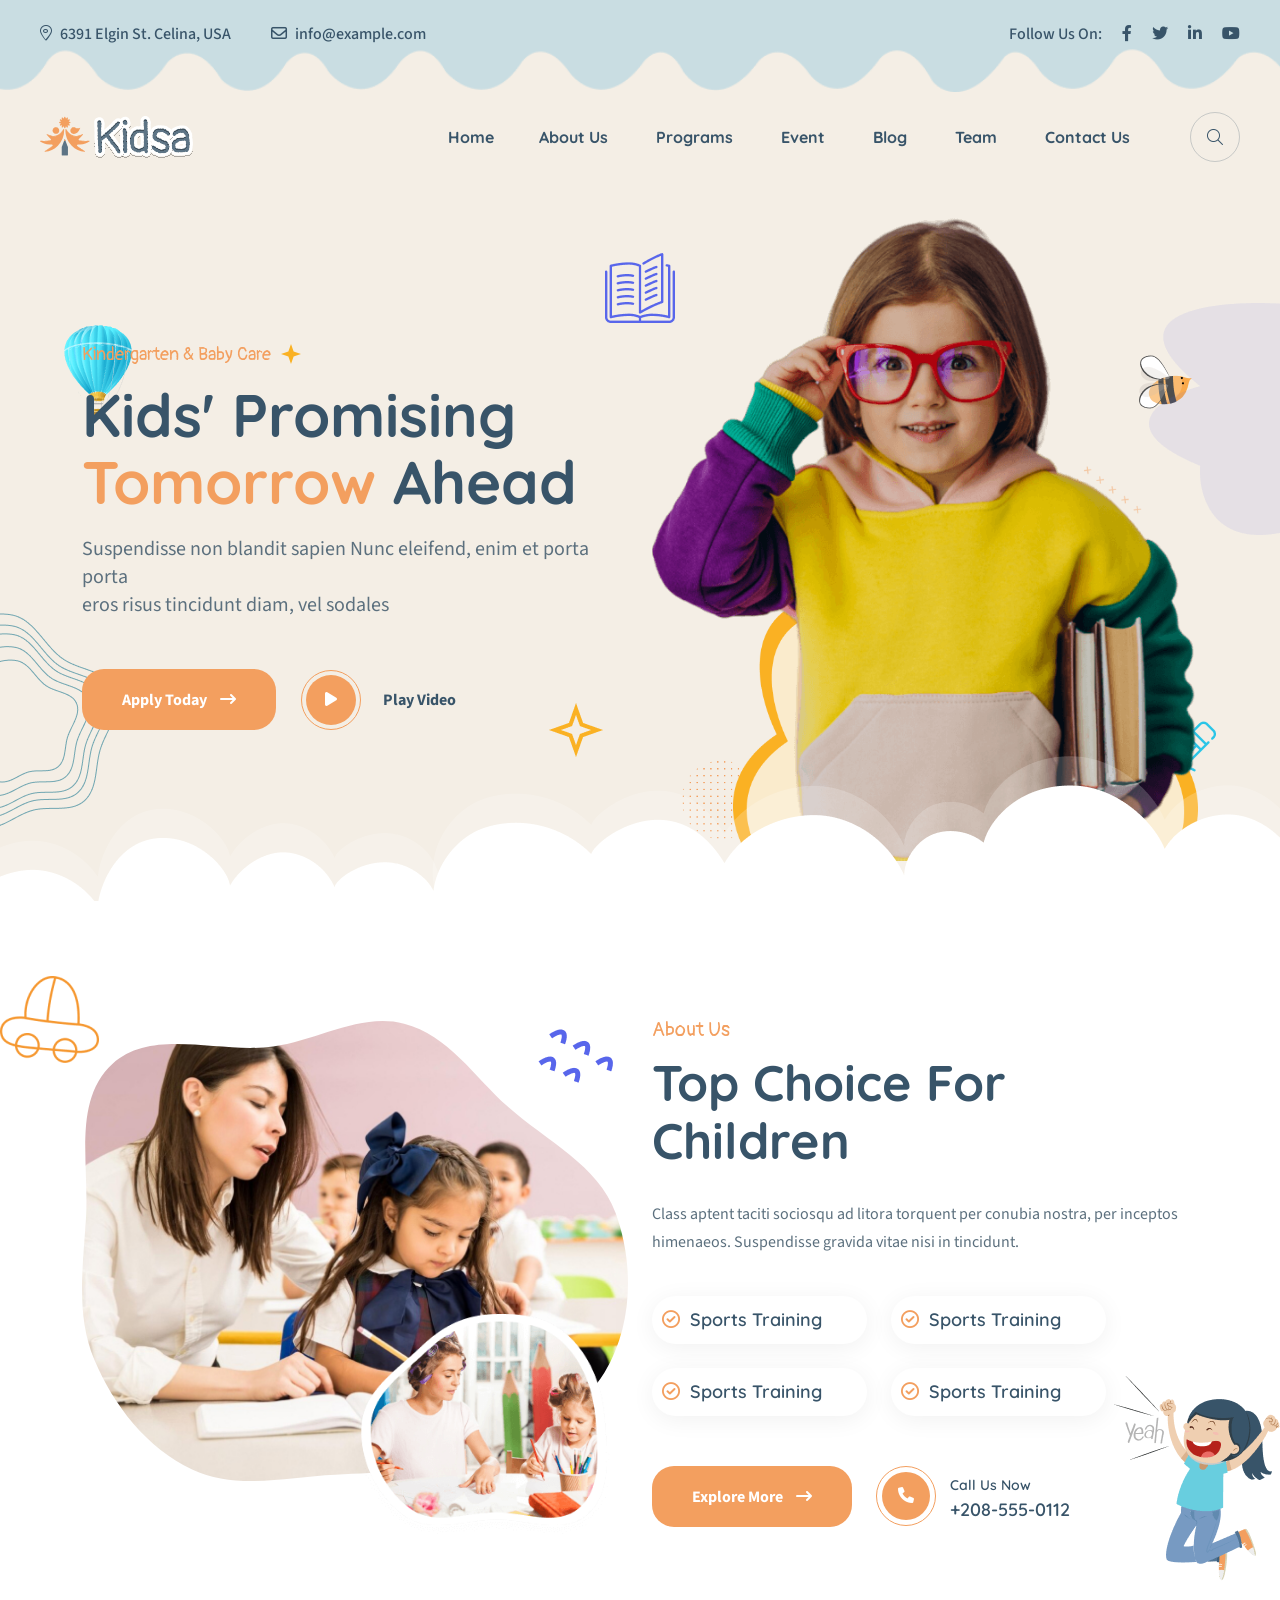
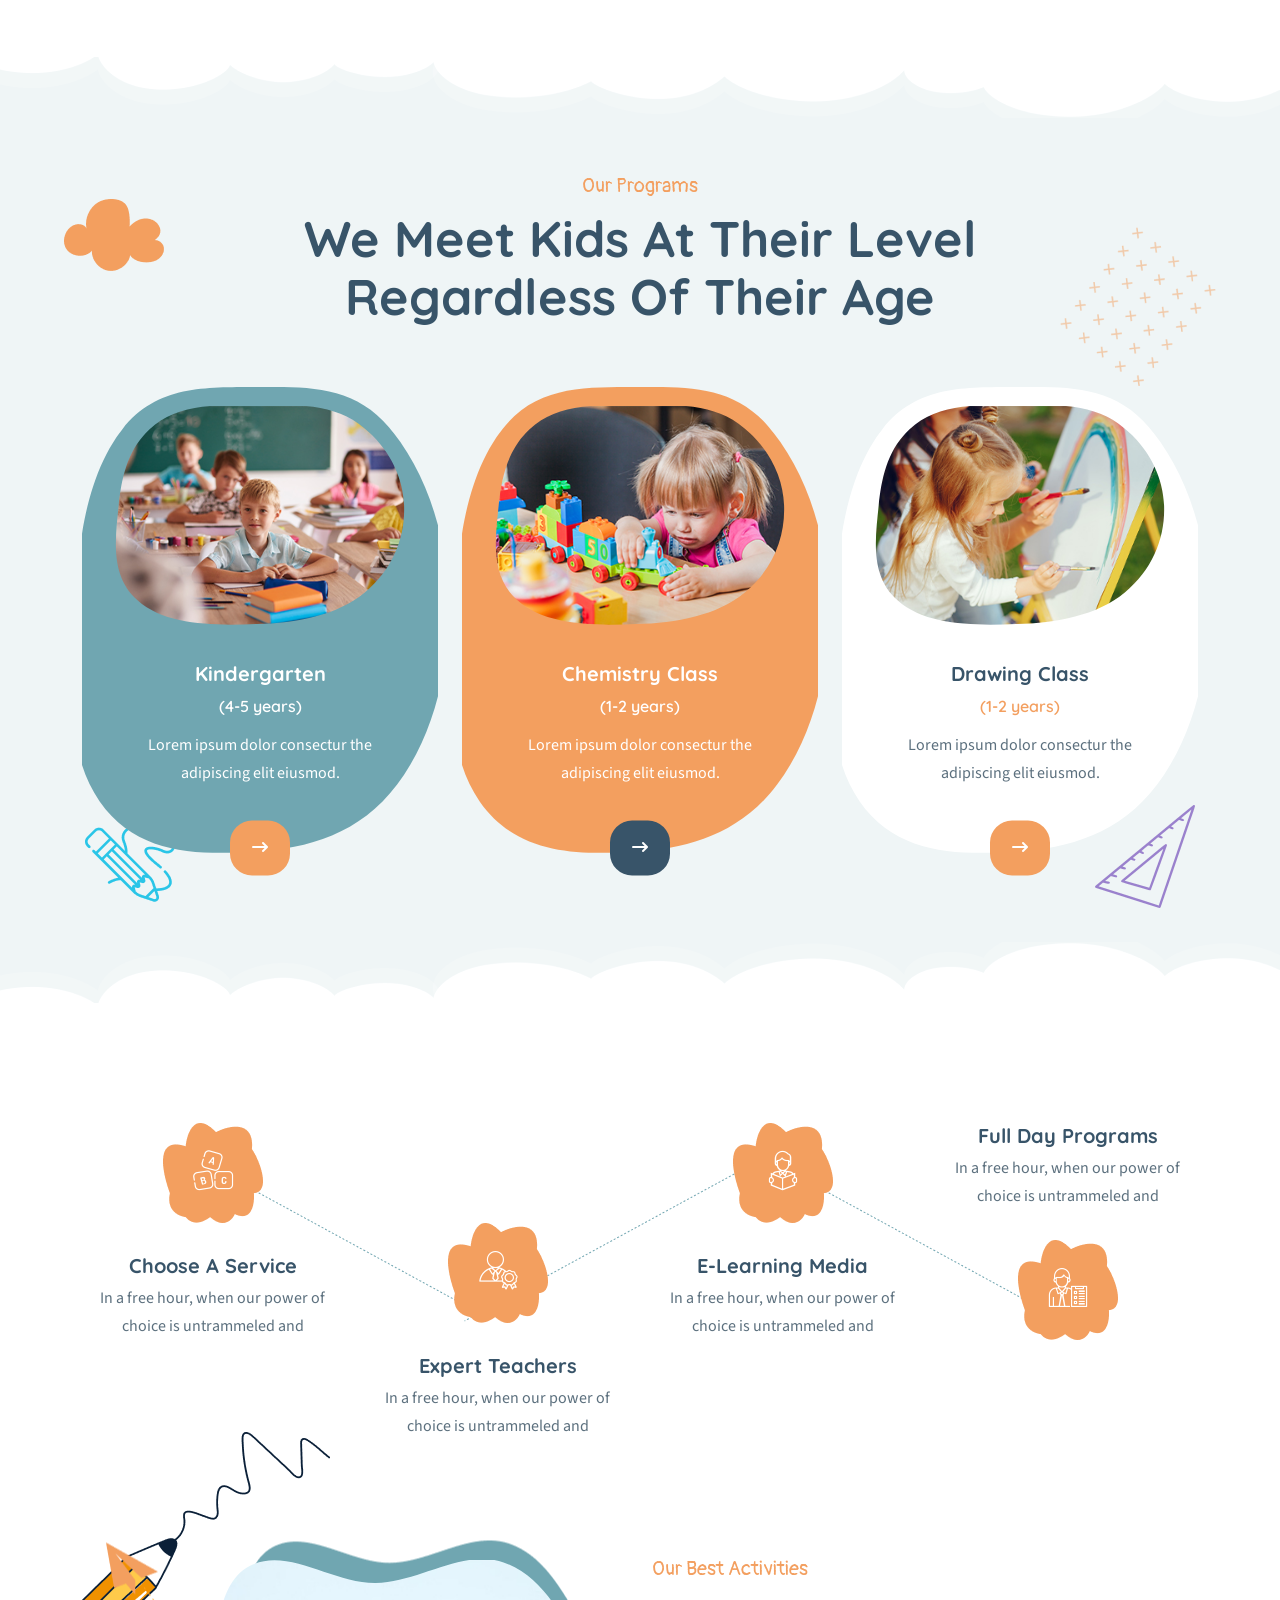
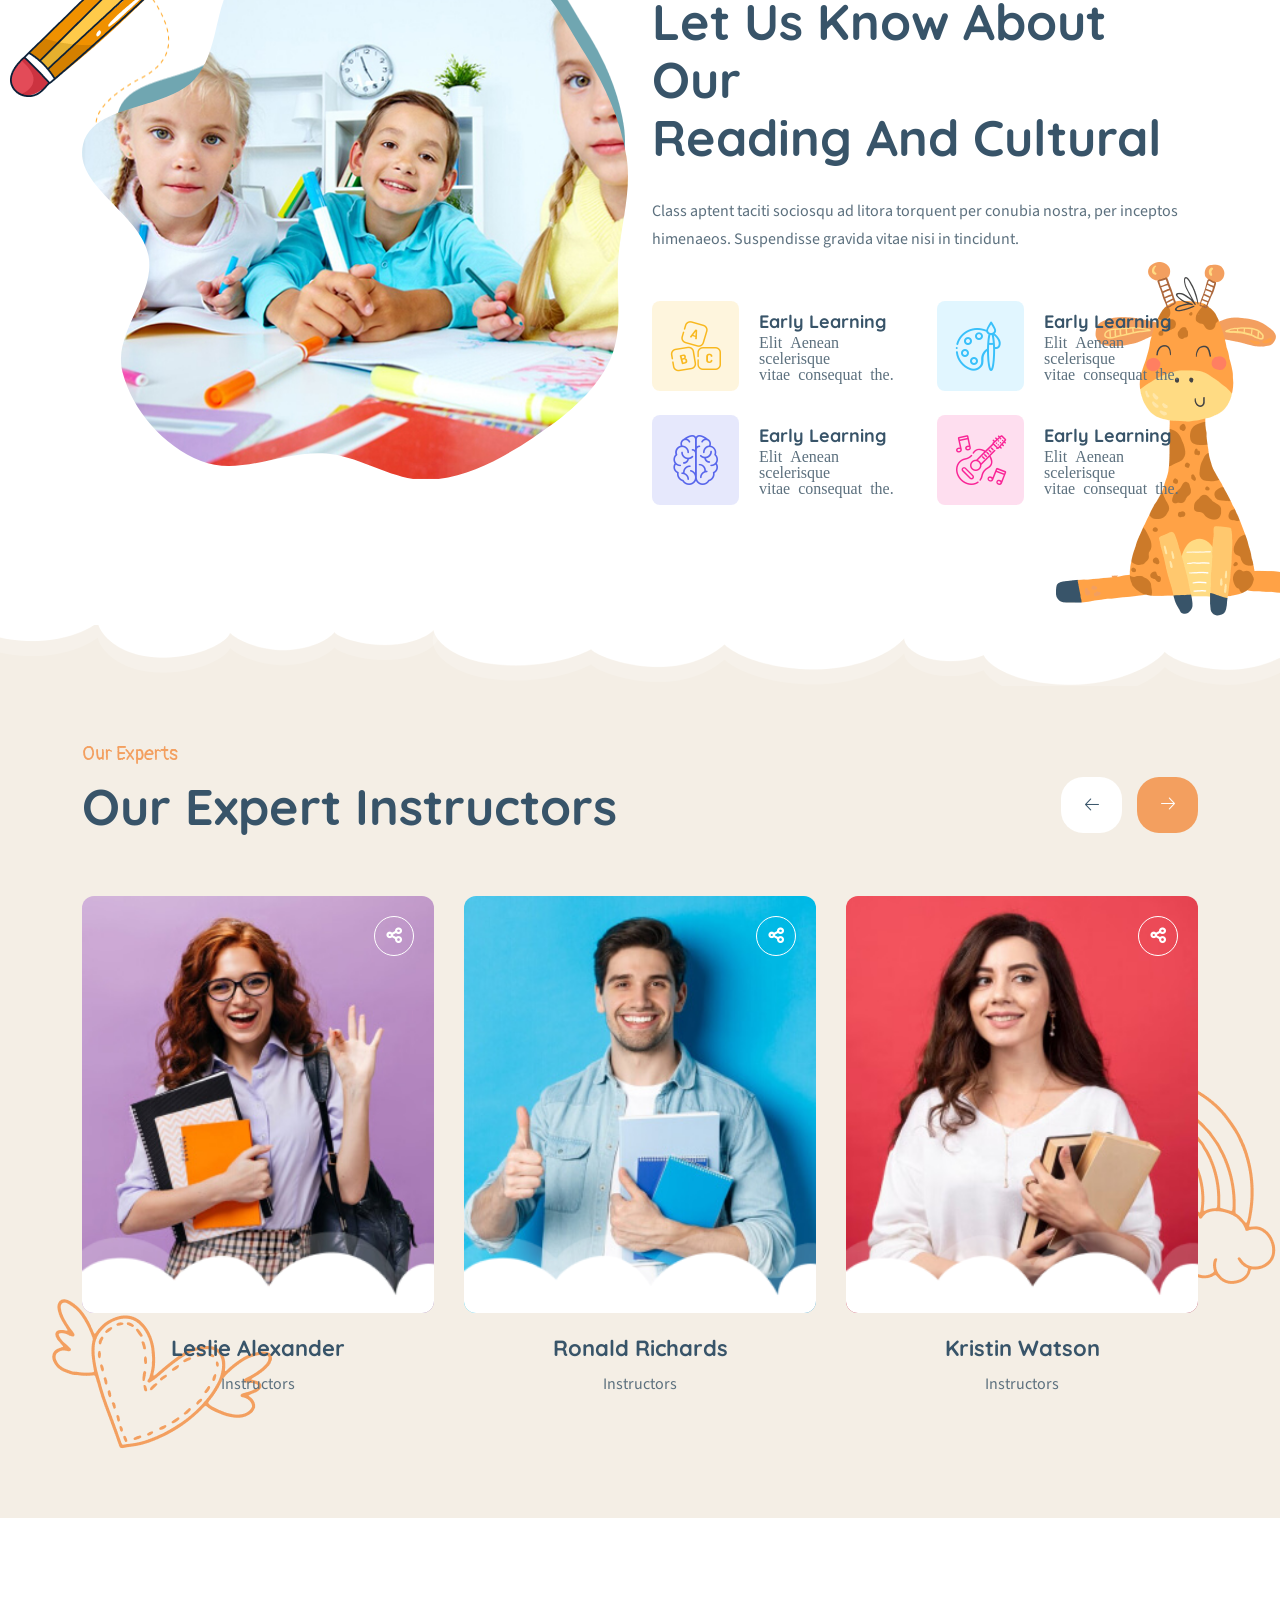
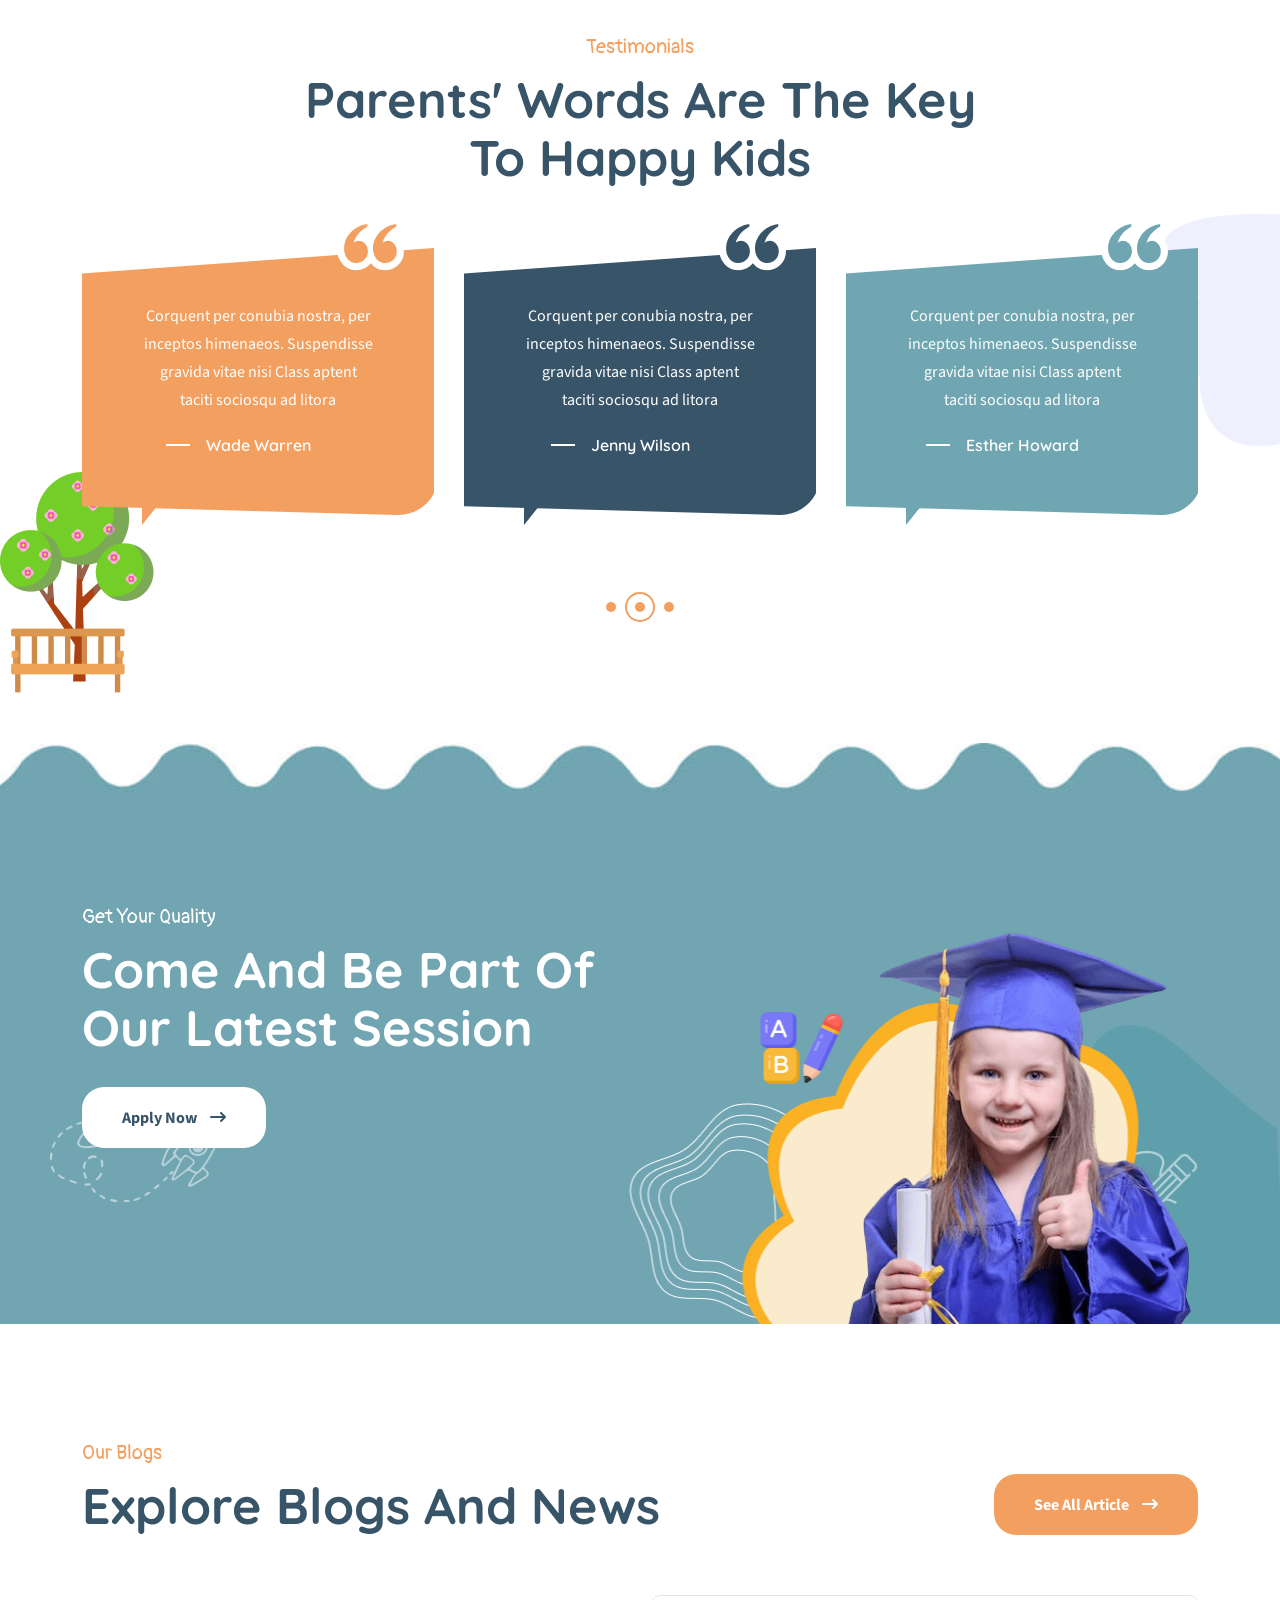
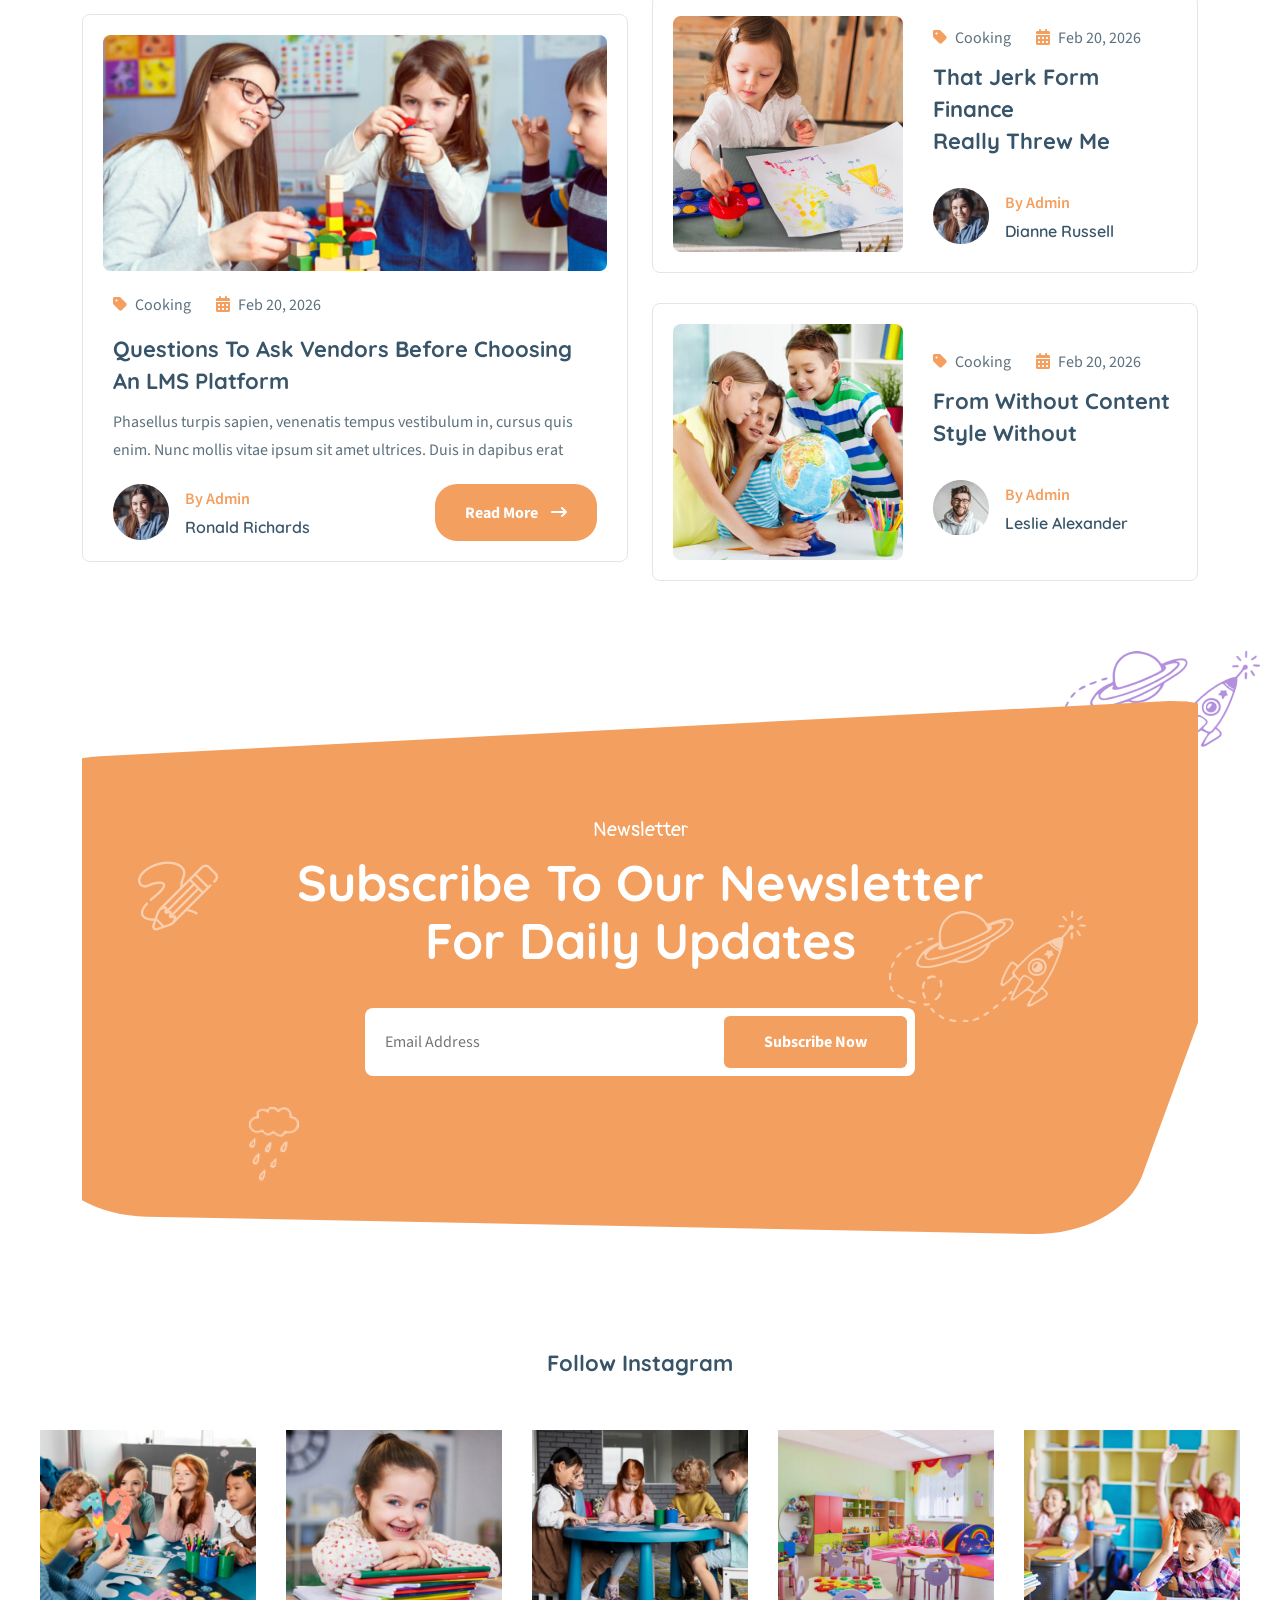
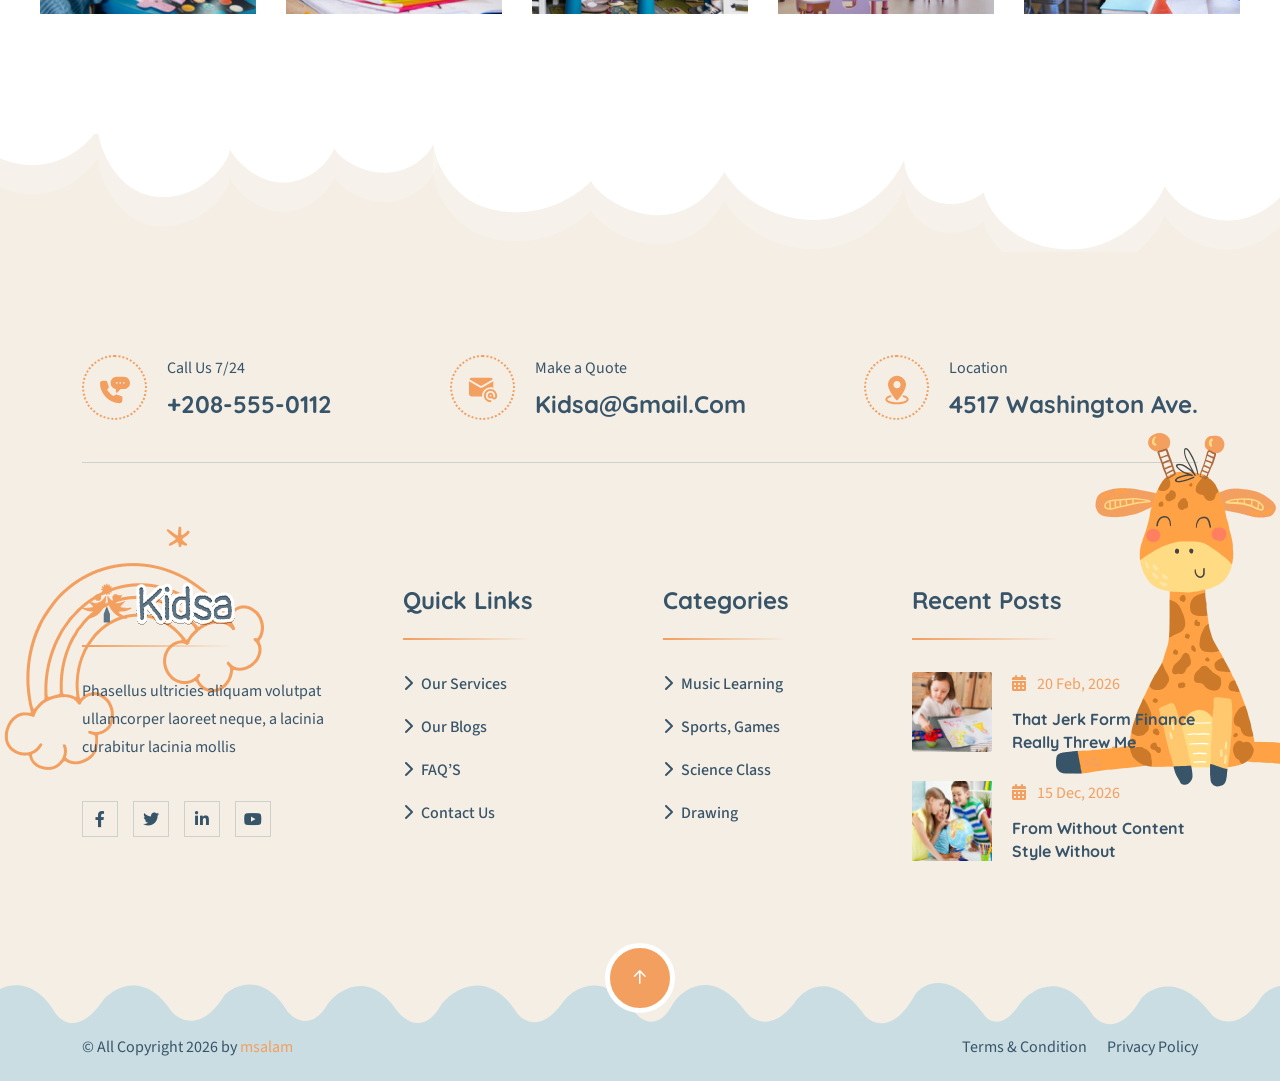
<file: index.html>
<!DOCTYPE html>
<html lang="en">
    <!--<< Header Area >>-->
    
<head>
        <!-- ========== Meta Tags ========== -->
        <meta charset="UTF-8">
        <meta http-equiv="X-UA-Compatible" content="IE=edge">
        <meta name="viewport" content="width=device-width, initial-scale=1">
        <meta name="author" content="gramentheme">
        <meta name="description" content="Kidsa - Kindergarten School HTML Template">
        <!-- ======== Page title ============ -->
        <title>Kidsa - Kindergarten School HTML</title>
        <!--<< Favcion >>-->
        <link rel="shortcut icon" href="assets/img/favicon.svg">
        <!--<< Bootstrap min.css >>-->
        <link rel="stylesheet" href="assets/css/bootstrap.min.css">
        <!--<< All Min Css >>-->
        <link rel="stylesheet" href="assets/css/all.min.css">
        <!--<< Animate.css >>-->
        <link rel="stylesheet" href="assets/css/animate.css">
        <!--<< Icomoon.css >>-->
        <link rel="stylesheet" href="assets/css/icomoon.css">
        <!--<< Magnific Popup.css >>-->
        <link rel="stylesheet" href="assets/css/magnific-popup.css">
        <!--<< MeanMenu.css >>-->
        <link rel="stylesheet" href="assets/css/meanmenu.css">
        <!--<< Swiper Bundle.css >>-->
        <link rel="stylesheet" href="assets/css/swiper-bundle.min.css">
        <!--<< Nice Select.css >>-->
        <link rel="stylesheet" href="assets/css/nice-select.css">
        <!--<< Main.css >>-->
        <link rel="stylesheet" href="assets/css/main.css">
    </head>
    <body>

        <!-- Preloader Start -->
        <div id="preloader" class="preloader">
            <div class="animation-preloader">
                <div class="spinner">                
                </div>
                <div class="txt-loading">
                    <span data-text-preloader="K" class="letters-loading">
                        K
                    </span>
                    <span data-text-preloader="I" class="letters-loading">
                        I
                    </span>
                    <span data-text-preloader="D" class="letters-loading">
                        D
                    </span>
                    <span data-text-preloader="S" class="letters-loading">
                        S
                    </span>
                    <span data-text-preloader="A" class="letters-loading">
                        A
                    </span>
                </div>
                <p class="text-center">Loading</p>
            </div>
            <div class="loader">
                <div class="row">
                    <div class="col-3 loader-section section-left">
                        <div class="bg"></div>
                    </div>
                    <div class="col-3 loader-section section-left">
                        <div class="bg"></div>
                    </div>
                    <div class="col-3 loader-section section-right">
                        <div class="bg"></div>
                    </div>
                    <div class="col-3 loader-section section-right">
                        <div class="bg"></div>
                    </div>
                </div>
            </div>
        </div>

        <!-- Offcanvas Area Start -->
        <div class="fix-area">
            <div class="offcanvas__info">
                <div class="offcanvas__wrapper">
                    <div class="offcanvas__content">
                        <div class="offcanvas__top mb-5 d-flex justify-content-between align-items-center">
                            <div class="offcanvas__logo">
                                <a href="index.html">
                                    <img src="assets/img/logo/logo.svg" alt="logo-img">
                                </a>
                            </div>
                            <div class="offcanvas__close">
                                <button>
                                <i class="fas fa-times"></i>
                                </button>
                            </div>
                        </div>
                        <p class="text d-none d-xl-block">
                            Nullam dignissim, ante scelerisque the  is euismod fermentum odio sem semper the is erat, a feugiat leo urna eget eros. Duis Aenean a imperdiet risus.
                        </p>
                        <div class="mobile-menu fix mb-3"></div>
                        <div class="offcanvas__contact">
                            <h4>Contact Info</h4>
                            <ul>
                                <li class="d-flex align-items-center">
                                    <div class="offcanvas__contact-icon">
                                        <i class="fal fa-map-marker-alt"></i>
                                    </div>
                                    <div class="offcanvas__contact-text">
                                        <a target="_blank" href="#">Main Street, Melbourne, Australia</a>
                                    </div>
                                </li>
                                <li class="d-flex align-items-center">
                                    <div class="offcanvas__contact-icon mr-15">
                                        <i class="fal fa-envelope"></i>
                                    </div>
                                    <div class="offcanvas__contact-text">
                                        <a href="mailto:info@example.com"><span class="mailto:info@example.com">info@example.com</span></a>
                                    </div>
                                </li>
                                <li class="d-flex align-items-center">
                                    <div class="offcanvas__contact-icon mr-15">
                                        <i class="fal fa-clock"></i>
                                    </div>
                                    <div class="offcanvas__contact-text">
                                        <a target="_blank" href="#">Mod-friday, 09am -05pm</a>
                                    </div>
                                </li>
                                <li class="d-flex align-items-center">
                                    <div class="offcanvas__contact-icon mr-15">
                                        <i class="far fa-phone"></i>
                                    </div>
                                    <div class="offcanvas__contact-text">
                                        <a href="tel:+11002345909">+11002345909</a>
                                    </div>
                                </li>
                            </ul>
                            <div class="header-button mt-4">
                                <a href="contact.html" class="theme-btn text-center">
                                    <span>Get A Quote<i class="fa-solid fa-arrow-right-long"></i></span>
                                </a>
                            </div>
                            <div class="social-icon d-flex align-items-center">
                                <a href="#"><i class="fab fa-facebook-f"></i></a>
                                <a href="#"><i class="fab fa-twitter"></i></a>
                                <a href="#"><i class="fab fa-youtube"></i></a>
                                <a href="#"><i class="fab fa-linkedin-in"></i></a>
                            </div>
                        </div>
                    </div>
                </div>
            </div>
        </div>
        <div class="offcanvas__overlay"></div>

        <!-- Header Top Section Start -->
        <div class="header-top-section">
            <div class="header-top-shape">
                <img src="assets/img/header-top-shape.png" alt="shape-img">
            </div>
            <div class="container-fluid">
                <div class="header-top-wrapper">
                    <ul class="contact-list">
                        <li>
                            <i class="fal fa-map-marker-alt"></i>
                            6391 Elgin St. Celina, USA
                        </li>
                        <li>
                            <i class="far fa-envelope"></i>
                            <a href="mailto:info@example.com" class="link">info@example.com</a>
                        </li>
                    </ul>
                    <div class="social-icon d-flex align-items-center">
                        <span>Follow Us On:</span>
                        <a href="#"><i class="fab fa-facebook-f"></i></a>
                        <a href="#"><i class="fab fa-twitter"></i></a>
                        <a href="#"><i class="fa-brands fa-linkedin-in"></i></a>
                        <a href="#"><i class="fa-brands fa-youtube"></i></a>
                    </div>
                </div>
            </div>
        </div>

        <!-- Header Section Start -->
        <header id="header-sticky" class="header-1">
            <div class="container-fluid">
                <div class="mega-menu-wrapper">
                    <div class="header-main style-2">
                        <div class="header-left">
                            <div class="logo">
                                <a href="index.html" class="header-logo">
                                    <img src="assets/img/logo/logo.svg" alt="logo-img">
                                </a>
                            </div>
                            <div class="category-wrapper">
                                <!-- <button class="category-btn">
                                    <span class="icon">
                                         <img src="assets/img/grid.svg" alt="img">
                                    </span>
                                    Categories
                                    <span class="arrow">
                                        <i class="fas fa-chevron-down"></i>
                                    </span>
                                </button> -->

                                <!-- <div class="category-dropdown">
                                    <ul>
                                        <li><a href="#">Play Group</a></li>
                                        <li><a href="#">Summer Camp</a></li>
                                        <li><a href="#">Kids Sports</a></li>
                                        <li><a href="#">Dance Class</a></li>
                                    </ul>
                                </div> -->
                            </div>
                        </div>
                        <div class="header-right d-flex justify-content-end align-items-center">
                            <div class="mean__menu-wrapper">
                                <div class="main-menu">
                                    <nav id="mobile-menu">
                                         <ul>
                                            <li class="has-dropdown active menu-thumb">
                                                 <a href="javascript:void(0)">

                                                <a href="index.html">Home</a>
                                            
                                                <!-- Home  -->
                                                <!-- <i class="fas fa-angle-down"></i> -->
                                                </a> 
                                                   <!--<ul class="submenu has-homemenu">
                                                    <li>
                                                        <div class="homemenu-items">
                                                            <div class="row row-cols-xl-4 row-cols-md-2 row-cols-2">
                                                                <div class="col homemenu">
                                                                <div class="homemenu-thumb">
                                                                    <img src="assets/img/header/home-1.jpg" alt="img">
                                                                    <div class="demo-button">
                                                                        <a href="index.html" class="theme-btn">
                                                                            <span>Multi Page</span>
                                                                        </a>
                                                                        <a href="index-one-page.html" class="theme-btn">
                                                                            <span>One Page</span>
                                                                        </a>
                                                                    </div>
                                                                </div>
                                                                <div class="homemenu-content text-center">
                                                                     <a href="index.html" class="homemenu-title">
                                                                           Kindergarten
                                                                    </a>
                                                                </div>
                                                                </div>
                                                                <div class="col homemenu">
                                                                    <div class="homemenu-thumb mb-15">
                                                                        <img src="assets/img/header/home-2.jpg" alt="img">
                                                                        <div class="demo-button">
                                                                            <a href="index-2.html" class="theme-btn">
                                                                                <span>Multi Page</span>
                                                                            </a>
                                                                            <a href="index-two-page.html" class="theme-btn">
                                                                                <span>One Page</span>
                                                                            </a>
                                                                        </div>
                                                                    </div>
                                                                    <div class="homemenu-content text-center">
                                                                         <a href="index-2.html" class="homemenu-title">
                                                                          Child Care
                                                                        </a>
                                                                    </div>
                                                                </div>
                                                                <div class="col homemenu">
                                                                    <div class="homemenu-thumb mb-15">
                                                                        <img src="assets/img/header/home-3.jpg" alt="img">
                                                                        <div class="demo-button">
                                                                            <a href="index-3.html" class="theme-btn">
                                                                                <span>Multi Page</span>
                                                                            </a>
                                                                            <a href="index-three-page.html" class="theme-btn">
                                                                                <span>One Page</span>
                                                                            </a>
                                                                        </div>
                                                                    </div>
                                                                    <div class="homemenu-content text-center">
                                                                         <a href="index-3.html" class="homemenu-title">
                                                                          Trial Nanny
                                                                        </a>
                                                                    </div>
                                                                </div>
                                                                <div class="col homemenu">
                                                                    <div class="homemenu-thumb mb-15">
                                                                        <img src="assets/img/header/home-4.jpg" alt="img">
                                                                        <div class="demo-button">
                                                                            <a href="index-4.html" class="theme-btn">
                                                                                <span>Multi Page</span>
                                                                            </a>
                                                                            <a href="index-four-page.html" class="theme-btn">
                                                                                <span>One Page</span>
                                                                            </a>
                                                                        </div>
                                                                    </div>
                                                                    <div class="homemenu-content text-center">
                                                                         <a href="index-4.html" class="homemenu-title">
                                                                          Daycare
                                                                        </a>
                                                                    </div>
                                                                </div>
                                                                <div class="col homemenu">
                                                                    <div class="homemenu-thumb mb-15">
                                                                        <img src="assets/img/header/home-5.jpg" alt="img">
                                                                        <div class="demo-button">
                                                                            <a href="index-5.html" class="theme-btn">
                                                                                <span>Multi Page</span>
                                                                            </a>
                                                                            <a href="index-five-page.html" class="theme-btn">
                                                                                <span>One Page</span>
                                                                            </a>
                                                                        </div>
                                                                        <div class="new-tag">
                                                                            <span>New</span>
                                                                        </div>
                                                                    </div>
                                                                    <div class="homemenu-content text-center">
                                                                         <a href="index-5.html" class="homemenu-title">
                                                                           Kids Academy
                                                                        </a>
                                                                    </div>
                                                                </div>
                                                                <div class="col homemenu">
                                                                    <div class="homemenu-thumb mb-15">
                                                                        <img src="assets/img/header/home-6.jpg" alt="img">
                                                                        <div class="demo-button">
                                                                            <a href="index-6.html" class="theme-btn">
                                                                                <span>Multi Page</span>
                                                                            </a>
                                                                            <a href="index-six-page.html" class="theme-btn">
                                                                                <span>One Page</span>
                                                                            </a>
                                                                        </div>
                                                                         <div class="new-tag">
                                                                            <span>New</span>
                                                                        </div>
                                                                    </div>
                                                                    <div class="homemenu-content text-center">
                                                                        <a href="index-6.html" class="homemenu-title">
                                                                           Preschool
                                                                        </a>
                                                                    </div>
                                                                </div>
                                                                <div class="col homemenu">
                                                                    <div class="homemenu-thumb mb-15">
                                                                        <img src="assets/img/header/home-7.jpg" alt="img">
                                                                        <div class="demo-button">
                                                                            <a href="index-7.html" class="theme-btn">
                                                                                <span>Multi Page</span>
                                                                            </a>
                                                                            <a href="index-seven-page.html" class="theme-btn">
                                                                                <span>One Page</span>
                                                                            </a>
                                                                        </div>
                                                                         <div class="new-tag">
                                                                            <span>New</span>
                                                                        </div>
                                                                    </div>
                                                                    <div class="homemenu-content text-center">
                                                                         <a href="index-7.html" class="homemenu-title">
                                                                           Private Nanny
                                                                        </a>
                                                                    </div>
                                                                </div>
                                                                <div class="col homemenu">
                                                                    <div class="homemenu-thumb mb-15">
                                                                        <img src="assets/img/header/home-8.jpg" alt="img">
                                                                        <div class="demo-button">
                                                                            <a href="index-8.html" class="theme-btn">
                                                                                <span>Multi Page</span>
                                                                            </a>
                                                                            <a href="index-eight-page.html" class="theme-btn">
                                                                                <span>One Page</span>
                                                                            </a>
                                                                        </div>
                                                                         <div class="new-tag">
                                                                            <span>New</span>
                                                                        </div>
                                                                    </div>
                                                                    <div class="homemenu-content text-center">
                                                                        <a href="index-8.html" class="homemenu-title">
                                                                           Kids Camp
                                                                        </a>
                                                                    </div>
                                                                </div>
                                                            </div>
                                                        </div>
                                                    </li>
                                                </ul> 
                                            </li>
                                            <li class="has-dropdown active d-xl-none">
                                                <a href="javascript:void(0)" class="border-none">
                                                    Home
                                                </a>
                                                 <ul class="submenu">
                                                    <li><a href="index.html">Kindergarten</a></li>
                                                    <li><a href="index-2.html">Child Care</a></li>
                                                    <li><a href="index-3.html">Trial Nanny</a></li>
                                                    <li><a href="index-4.html">Daycare</a></li>
                                                    <li><a href="index-5.html">Kids Academy</a></li>
                                                    <li><a href="index-6.html">Preschool</a></li>
                                                    <li><a href="index-7.html">Private Nanny</a></li>
                                                    <li><a href="index-8.html">Kids Camp</a></li>
                                                </ul> 
                                            </li>
                                                <li class="has-dropdown d-xl-none">
                                                <a href="javascript:void(0)" class="border-none">
                                                    One Page
                                                </a>
                                                <ul class="submenu">
                                                    <li><a href="index-one-page.html">Kindergarten One Page</a></li>
                                                    <li><a href="index-two-page.html">Child Care One Page</a></li>
                                                    <li><a href="index-three-page.html">Trial Nanny One Page</a></li>
                                                    <li><a href="index-four-page.html">Daycare One Page</a></li>
                                                    <li><a href="index-five-page.html">Kids Academy One Page</a></li>
                                                    <li><a href="index-six-page.html">Preschool One Page</a></li>
                                                    <li><a href="index-seven-page.html">Private Nanny One Page</a></li>
                                                    <li><a href="index-eight-page.html">Kids Camp One Page</a></li>
                                                </ul>
                                            </li>  -->

                                            
                                            <li>
                                                <a href="about.html">About Us</a>
                                            </li>
                                            <li>
                                                <a href="program.html">Programs</a>
                                            </li>
                                            <li>
                                                <a href="event.html">Event</a>
                                            </li>
                                            <!-- <li>
                                                <a href="javascript:void(0)">
                                                    Programs
                                                    <i class="fas fa-angle-down"></i>
                                                </a>
                                               <ul class="submenu">
                                                    <li><a href="program.html">Programs Grid</a></li>
                                                    <li><a href="program-carousel.html">Programs Carousel</a></li>
                                                    <li><a href="program-details.html">Programs Details</a></li>
                                                </ul>
                                            </li> -->
                                            <!-- <li class="has-dropdown">
                                                <a href="javascript:void(0)">
                                                    Pages
                                                    <i class="fas fa-angle-down"></i>
                                                </a>
                                                <ul class="submenu">
                                                    <li class="has-dropdown">
                                                        <a href="javascript:void(0)">
                                                            Event
                                                        <i class="fas fa-angle-right"></i>
                                                        </a>
                                                        <ul class="submenu">
                                                                <li><a href="event.html">Event Grid</a></li>
                                                            <li><a href="event-carousel.html">Event Carousel</a></li>
                                                            <li><a href="event-details.html">Event Details</a></li>
                                                        </ul>
                                                    </li>
                                                    <li class="has-dropdown">
                                                        <a href="javascript:void(0)">
                                                        Teacher
                                                        <i class="fas fa-angle-right"></i>
                                                        </a>
                                                        <ul class="submenu">
                                                            <li><a href="team.html">Our Teacher</a></li>
                                                            <li><a href="team-carousel.html">Teacher Carousel</a></li>
                                                            <li><a href="team-details.html">Teacher Details</a></li>
                                                        </ul>
                                                    </li>
                                                    <li><a href="pricing.html">Pricing</a></li>
                                                    <li><a href="faq.html">Faq's</a></li>
                                                    <li><a href="login.html">Login</a></li>
                                                    <li><a href="404.html">404 Page</a></li>
                                                </ul>
                                            </li> -->
                                            <li>
                                                <a href="javascript:void(0)">
                                                    <a href="news.html">Blog</a>
                                                    
                                                    <!-- <i class="fas fa-angle-down"></i> -->
                                                </a>
                                                <!-- <ul class="submenu">
                                                    <li><a href="news-grid.html">Blog Grid</a></li>
                                                    <li><a href="news.html">Blog List</a></li>
                                                    <li><a href="news-carousel.html">Blog Carousel</a></li>
                                                    <li><a href="news-details.html">Blog Details</a></li>
                                                </ul> -->
                                            </li>

                                            <li>
                                                <a href="team.html">Team</a>
                                            </li>

                                            <li>
                                                <a href="contact.html">Contact Us</a>
                                            </li>
                                        </ul>
                                    </nav>
                                </div>
                            </div>
                            <a href="#0" class="search-trigger search-icon"><i class="fal fa-search"></i></a>
                            <div class="header-button">
                                <a href="contact.html" class="theme-btn">
                                    <span>
                                        get A Quote
                                        <i class="fa-solid fa-arrow-right-long"></i>
                                    </span>
                                </a>
                            </div>
                            <div class="header__hamburger d-xl-none my-auto">
                                <div class="sidebar__toggle">
                                    <i class="fas fa-bars"></i>
                                </div>
                            </div>
                        </div>
                    </div>
                </div>
            </div>
        </header>

        <!-- Search Area Start -->
        <div class="search-wrap">
            <div class="search-inner">
                <i class="fas fa-times search-close" id="search-close"></i>
                <div class="search-cell">
                    <form method="get">
                        <div class="search-field-holder">
                            <input type="search" class="main-search-input" placeholder="Search...">
                        </div>
                    </form>
                </div>
            </div>
        </div>

        <!-- Hero Section Start -->
        <section class="hero-section hero-1 fix">
            <div class="bottom-shape">
                <img src="assets/img/hero/bottom.png" alt="shape-img">
            </div>
            <div class="parasuit-shape float-bob-y">
                <img src="assets/img/hero/parasuit.png" alt="shape-img">
            </div>
            <div class="left-shape">
                <img src="assets/img/hero/left.png" alt="shape-img">
            </div>
            <div class="book-shape float-bob-x">
                <img src="assets/img/hero/book.png" alt="shape-img">
            </div>
            <div class="pencil-shape">
                <img src="assets/img/hero/pencil.png" alt="shape-img">
            </div>
            <div class="bee-shape float-bob-y">
                <img src="assets/img/hero/bee.png" alt="shape-img">
            </div>
            <div class="right-shape">
                <img src="assets/img/hero/right.png" alt="shape-img">
            </div>
            <div class="star-shape">
                <img src="assets/img/hero/star.png" alt="shape-img">
            </div>
            <div class="container">
                <div class="row g-4 align-items-center">
                    <div class="col-lg-6">
                        <div class="hero-content">
                            <h5 class="wow fadeInUp">Kindergarten & Baby Care</h5>
                            <h1 class="wow fadeInUp" data-wow-delay=".3s">
                                Kids' Promising <br> <span>Tomorrow</span> Ahead
                            </h1>
                            <p class="wow fadeInUp" data-wow-delay=".5s">Suspendisse non blandit sapien Nunc eleifend, enim et porta porta <br> eros risus tincidunt diam, vel sodales </p>
                            <div class="hero-button">
                                <a href="contact.html" class="theme-btn wow fadeInUp" data-wow-delay=".7s">
                                    Apply Today <i class="fa-solid fa-arrow-right-long"></i>
                                </a>
                                <span class="button-text wow fadeInUp" data-wow-delay=".8s">
                                    <a href="https://www.youtube.com/watch?v=Cn4G2lZ_g2I" class="video-btn ripple video-popup">
                                        <i class="fa-solid fa-play"></i>
                                    </a>
                                    <span class="ms-4 d-line">Play Video</span>
                                </span>
                            </div>
                        </div>
                    </div>
                    <div class="col-lg-6">
                        <div class="hero-image wow fadeInUp" data-wow-delay=".4s">
                            <img src="assets/img/hero/01.png" alt="hero-img">
                            <div class="hero-shape">
                                <img src="assets/img/hero/hero-shape.png" alt="shape-img">
                            </div>
                        </div>
                    </div>
                </div>
            </div>
        </section>


        <!-- About Section Start -->
        <section class="about-section section-padding">
            <div class="bus-shape float-bob-x">
                <img src="assets/img/about/bus.png" alt="shape-img">
            </div>
            <div class="girl-shape float-bob-y">
                <img src="assets/img/about/girl.png" alt="shape-img">
            </div>
            <div class="dot-shape">
                <img src="assets/img/about/dot.png" alt="shape-img">
            </div>
            <div class="container">
                <div class="about-wrapper mb-40">
                    <div class="row g-4">
                        <div class="col-lg-6">
                            <div class="about-image-items">
                                <div class="about-image wow fadeInUp" data-wow-delay=".3s">
                                    <img src="assets/img/about/02.jpg" alt="about-img">
                                </div>
                                <div class="about-image-2">
                                    <img src="assets/img/about/02.png" alt="about-img">
                                </div>
                                <div class="border-shape-1">
                                    <img src="assets/img/about/border-shape-1.png" alt="img">
                                </div>
                            </div>
                        </div>
                        <div class="col-lg-6">
                            <div class="about-content">
                                <div class="section-title">
                                    <span class="wow fadeInUp">About us</span>
                                     <h2 class="wow fadeInUp" data-wow-delay=".3s">Top Choice for Children</h2>
                                </div>
                                <p class="mt-3 mt-md-0 wow fadeInUp" data-wow-delay=".5s">
                                    Class aptent taciti sociosqu ad litora torquent per conubia nostra, per inceptos himenaeos. Suspendisse gravida vitae nisi in tincidunt.
                                </p>
                                <div class="about-list">
                                    <ul class="wow fadeInUp" data-wow-delay=".3s">
                                        <li>
                                            <i class="fa-regular fa-circle-check"></i>
                                            Sports Training
                                        </li>
                                        <li>
                                            <i class="fa-regular fa-circle-check"></i>
                                            Sports Training
                                        </li>
                                    </ul>
                                    <ul class="wow fadeInUp" data-wow-delay=".5s">
                                        <li>
                                            <i class="fa-regular fa-circle-check"></i>
                                            Sports Training
                                        </li>
                                        <li>
                                            <i class="fa-regular fa-circle-check"></i>
                                            Sports Training
                                        </li>
                                    </ul>
                                </div>
                                <div class="about-author">
                                    <div class="about-button wow fadeInUp" data-wow-delay=".3s">
                                        <a href="about.html" class="theme-btn">
                                            Explore More <i class="fa-solid fa-arrow-right-long"></i>
                                        </a>
                                    </div>
                                    <div class="author-icon wow fadeInUp" data-wow-delay=".5s">
                                       <div class="icon">
                                            <i class="fa-solid fa-phone"></i>
                                       </div>
                                        <div class="content">
                                            <span>Call Us Now</span>
                                            <h5>
                                                <a href="tel:+2085550112">+208-555-0112</a>
                                            </h5>
                                        </div>
                                    </div>
                                </div>
                            </div>
                        </div>
                    </div>
                </div>
            </div>
        </section>

        <!-- Programs Section Start -->
        <section class="program-section section-padding section-bg-2 fix">
            <div class="top-shape">
                <img src="assets/img/section-top-shape.png" alt="shape-img">
            </div>
            <div class="bottom-shape">
                <img src="assets/img/section-bottom-shape.png" alt="shape-img">
            </div>
            <div class="mask-shape float-bob-x">
                <img src="assets/img/program/mask.png" alt="shape-img">
            </div>
            <div class="pencil-shape">
                <img src="assets/img/program/pencil.png" alt="shape-img">
            </div>
            <div class="mask-shape-2">
                <img src="assets/img/program/mask-2.png" alt="shape-img">
            </div>
            <div class="compass-shape">
                <img src="assets/img/program/compass.png" alt="shape-img">
            </div>
            <div class="container">
                <div class="section-title text-center mt-60">
                    <span class="wow fadeInUp">Our Programs</span>
                    <h2 class="wow fadeInUp" data-wow-delay=".3s">We meet kids at their level <br> regardless of their age</h2>
                </div>
                <div class="row">
                    <div class="col-xl-4 col-lg-6 col-md-6 wow fadeInUp" data-wow-delay=".3s">
                        <div class="program-box-items">
                            <div class="program-bg"></div>
                            <div class="program-image">
                                <img src="assets/img/program/01.jpg" alt="img">
                            </div>
                            <div class="program-content text-center">
                                <h4>
                                    <a href="program-details.html">Kindergarten</a>
                                </h4>
                                <span>(4-5 years)</span>
                                <p>
                                    Lorem ipsum dolor consectur the <br> adipiscing elit eiusmod.
                                </p>
                                <a href="program-details.html" class="arrow-icon">
                                    <i class="fa-solid fa-arrow-right-long"></i>
                                </a>
                            </div>
                        </div>
                    </div>
                    <div class="col-xl-4 col-lg-6 col-md-6 wow fadeInUp" data-wow-delay=".5s">
                        <div class="program-box-items">
                            <div class="program-bg bg-2"></div>
                            <div class="program-image">
                                <img src="assets/img/program/02.jpg" alt="img">
                            </div>
                            <div class="program-content text-center">
                                <h4>
                                    <a href="program-details.html">Chemistry Class</a>
                                </h4>
                                <span>(1-2 years)</span>
                                <p>
                                    Lorem ipsum dolor consectur the <br> adipiscing elit eiusmod.
                                </p>
                                <a href="program-details.html" class="arrow-icon color-2">
                                    <i class="fa-solid fa-arrow-right-long"></i>
                                </a>
                            </div>
                        </div>
                    </div>
                    <div class="col-xl-4 col-lg-6 col-md-6 wow fadeInUp" data-wow-delay=".7s">
                        <div class="program-box-items">
                            <div class="program-bg bg-3"></div>
                            <div class="program-image">
                                <img src="assets/img/program/03.jpg" alt="img">
                            </div>
                            <div class="program-content text-center style-2">
                                <h4>
                                    <a href="program-details.html">Drawing Class</a>
                                </h4>
                                <span>(1-2 years)</span>
                                <p>
                                    Lorem ipsum dolor consectur the <br> adipiscing elit eiusmod.
                                </p>
                                <a href="program-details.html" class="arrow-icon">
                                    <i class="fa-solid fa-arrow-right-long"></i>
                                </a>
                            </div>
                        </div>
                    </div>
                </div>
            </div>
        </section>

        <!-- Work Process Section Start -->
        <section class="work-process-section fix section-padding fix">
            <div class="container">
                <div class="process-work-wrapper">
                    <div class="row g-4">
                        <div class="col-xl-3 col-lg-4 col-md-6 wow fadeInUp" data-wow-delay=".3s">
                            <div class="work-process-items text-center">
                                <div class="line-shape">
                                    <img src="assets/img/process/line.png" alt="shape-img">
                                </div>
                                <div class="icon bg-cover" style="background-image: url('assets/img/process/icon-bg.png');">
                                    <i class="icon-icon-1"></i>
                                </div>
                                <div class="content">
                                    <h4>Choose A Service</h4>
                                    <p>
                                        In a free hour, when our power of choice is untrammeled and 
                                    </p>
                                </div>
                            </div>
                        </div>
                        <div class="col-xl-3 col-lg-4 col-md-6 wow fadeInUp" data-wow-delay=".5s">
                            <div class="work-process-items text-center style-2">
                                <div class="line-shape-2">
                                    <img src="assets/img/process/line-2.png" alt="shape-img">
                                </div>
                                <div class="icon bg-cover" style="background-image: url('assets/img/process/icon-bg.png');">
                                    <i class="icon-icon-2"></i>
                                </div>
                                <div class="content">
                                    <h4>Expert Teachers</h4>
                                    <p>
                                        In a free hour, when our power of choice is untrammeled and 
                                    </p>
                                </div>
                            </div>
                        </div>
                        <div class="col-xl-3 col-lg-4 col-md-6 wow fadeInUp" data-wow-delay=".7s">
                            <div class="work-process-items text-center">
                                <div class="line-shape">
                                    <img src="assets/img/process/line.png" alt="shape-img">
                                </div>
                                <div class="icon bg-cover" style="background-image: url('assets/img/process/icon-bg.png');">
                                    <i class="icon-icon-3"></i>
                                </div>
                                <div class="content">
                                    <h4>E-Learning Media</h4>
                                    <p>
                                        In a free hour, when our power of choice is untrammeled and 
                                    </p>
                                </div>
                            </div>
                        </div>
                        <div class="col-xl-3 col-lg-4 col-md-6 wow fadeInUp" data-wow-delay=".8s">
                            <div class="work-process-items text-center">
                                <div class="content style-two">
                                    <h4>Full Day Programs</h4>
                                    <p>
                                        In a free hour, when our power of choice is untrammeled and 
                                    </p>
                                </div>
                                <div class="icon bg-cover" style="background-image: url('assets/img/process/icon-bg.png');">
                                    <i class="icon-icon-4"></i>
                                </div>
                            </div>
                        </div>
                    </div>
                </div>
            </div>
        </section>

        <!-- About Activities Section Start -->
        <section class="about-activities-section section-padding pt-0">
            <div class="pencil-shape">
                <img src="assets/img/about/pencil.png" alt="shape-img">
            </div>
            <div class="zebra-shape float-bob-y">
                <img src="assets/img/about/zebra.png" alt="shape-img">
            </div>
            <div class="container">
                <div class="about-activities-wrapper">
                    <div class="row g-4">
                        <div class="col-lg-6 wow fadeInUp" data-wow-delay=".4s">
                            <div class="activities-img-items">
                                <div class="activities-image">
                                    <img src="assets/img/about/03.jpg" alt="img">
                                </div>
                                <div class="radius-shape">
                                    <img src="assets/img/about/radius-shape-1.png" alt="img">
                                </div>
                            </div>
                        </div>
                        <div class="col-lg-6">
                            <div class="activities-content">
                                <div class="section-title">
                                    <span class="wow fadeInUp">Our Best Activities</span>
                                    <h2 class="wow fadeInUp" data-wow-delay=".3s">Let Us Know About Our <br> Reading And Cultural</h2>
                                </div>
                                <p class="mt-3 mt-md-0 wow fadeInUp" data-wow-delay=".5s">
                                    Class aptent taciti sociosqu ad litora torquent per conubia nostra, per inceptos himenaeos. Suspendisse gravida vitae nisi in tincidunt.
                                </p>
                                <div class="row g-4 mt-4">
                                    <div class="col-xl-6 col-lg-8 col-md-6 wow fadeInUp" data-wow-delay=".3s">
                                        <div class="icon-items">
                                            <div class="icon box-color-1">
                                               <i class=" icon-icon-1"></i>
                                            </div>
                                            <div class="content">
                                                <h5>Early Learning</h5>
                                                <p>Elit Aenean scelerisque <br> vitae consequat the.</p>
                                            </div>
                                        </div>
                                    </div>
                                    <div class="col-xl-6 col-lg-8 col-md-6 wow fadeInUp" data-wow-delay=".5s">
                                        <div class="icon-items">
                                            <div class="icon box-color-3">
                                                <i class="icon-icon-16"></i>
                                            </div>
                                            <div class="content">
                                                <h5>Early Learning</h5>
                                                <p>Elit Aenean scelerisque <br> vitae consequat the.</p>
                                            </div>
                                        </div>
                                    </div>
                                    <div class="col-xl-6 col-lg-8 col-md-6 wow fadeInUp" data-wow-delay=".6s">
                                        <div class="icon-items">
                                            <div class="icon box-color-2">
                                                <i class="icon-icon-7"></i>
                                            </div>
                                            <div class="content">
                                                <h5>Early Learning</h5>
                                                <p>Elit Aenean scelerisque <br> vitae consequat the.</p>
                                            </div>
                                        </div>
                                    </div>
                                    <div class="col-xl-6 col-lg-8 col-md-6 wow fadeInUp" data-wow-delay=".8s">
                                        <div class="icon-items">
                                            <div class="icon box-color-4">
                                                <i class="icon-icon-8"></i>
                                            </div>
                                            <div class="content">
                                                <h5>Early Learning</h5>
                                                <p>Elit Aenean scelerisque <br> vitae consequat the.</p>
                                            </div>
                                        </div>
                                    </div>
                                </div>
                            </div>
                        </div>
                    </div>
                </div>
            </div>
        </section>

        <!-- Team Section Start -->
        <section class="team-section fix section-bg section-padding">
            <div class="top-shape">
                <img src="assets/img/section-top-shape.png" alt="shape-img">
            </div>
            <div class="love-shape float-bob-x">
                <img src="assets/img/team/love.png" alt="shape-img">
            </div>
            <div class="frame-shape">
                <img src="assets/img/team/frame.png" alt="shape-img">
            </div>
            <div class="container">
                <div class="section-title-area">
                    <div class="section-title mt-60">
                        <span class="wow fadeInUp">Our Experts</span>
                        <h2 class="wow fadeInUp" data-wow-delay=".3s">Our Expert Instructors</h2>
                    </div>
                    <div class="array-button wow fadeInUp" data-wow-delay=".5s">
                        <button class="array-prev"><i class="fal fa-arrow-left"></i></button>
                        <button class="array-next"><i class="fal fa-arrow-right"></i></button>
                    </div>
                </div>
                <div class="swiper team-slider">
                    <div class="swiper-wrapper">
                        <div class="swiper-slide">
                            <div class="team-items">
                                <div class="team-image">
                                    <div class="shape-img">
                                        <img src="assets/img/team/team-shape.png" alt="img">
                                    </div>
                                    <img src="assets/img/team/01.jpg" alt="team-img">
                                    <div class="social-profile">
                                        <span class="plus-btn"><i class="fas fa-share-alt"></i></span>
                                        <ul>
                                            <li><a href="#"><i class="fab fa-facebook-f"></i></a></li>
                                            <li><a href="#"><i class="fa-brands fa-instagram"></i></a></li>
                                            <li><a href="#"><i class="fab fa-linkedin-in"></i></a></li>
                                        </ul>
                                    </div>
                                </div>
                                <div class="team-content">
                                    <h3>
                                        <a href="team-details.html">Brooklyn Simmons</a>
                                    </h3>
                                    <p>Instructors</p>
                                </div>
                            </div>
                        </div>
                        <div class="swiper-slide">
                            <div class="team-items">
                                <div class="team-image">
                                    <div class="shape-img">
                                        <img src="assets/img/team/team-shape.png" alt="img">
                                    </div>
                                    <img src="assets/img/team/02.jpg" alt="team-img">
                                    <div class="social-profile">
                                        <span class="plus-btn"><i class="fas fa-share-alt"></i></span>
                                        <ul>
                                            <li><a href="#"><i class="fab fa-facebook-f"></i></a></li>
                                            <li><a href="#"><i class="fa-brands fa-instagram"></i></a></li>
                                            <li><a href="#"><i class="fab fa-linkedin-in"></i></a></li>
                                        </ul>
                                    </div>
                                </div>
                                <div class="team-content">
                                    <h3>
                                        <a href="team-details.html">Leslie Alexander</a>
                                    </h3>
                                    <p>Instructors</p>
                                </div>
                            </div>
                        </div>
                        <div class="swiper-slide">
                            <div class="team-items">
                                <div class="team-image">
                                    <div class="shape-img">
                                        <img src="assets/img/team/team-shape.png" alt="img">
                                    </div>
                                    <img src="assets/img/team/03.jpg" alt="team-img">
                                    <div class="social-profile">
                                        <span class="plus-btn"><i class="fas fa-share-alt"></i></span>
                                        <ul>
                                            <li><a href="#"><i class="fab fa-facebook-f"></i></a></li>
                                            <li><a href="#"><i class="fa-brands fa-instagram"></i></a></li>
                                            <li><a href="#"><i class="fab fa-linkedin-in"></i></a></li>
                                        </ul>
                                    </div>
                                </div>
                                <div class="team-content">
                                    <h3>
                                        <a href="team-details.html">Ronald Richards</a>
                                    </h3>
                                    <p>Instructors</p>
                                </div>
                            </div>
                        </div>
                        <div class="swiper-slide">
                            <div class="team-items">
                                <div class="team-image">
                                    <div class="shape-img">
                                        <img src="assets/img/team/team-shape.png" alt="img">
                                    </div>
                                    <img src="assets/img/team/04.jpg" alt="team-img">
                                    <div class="social-profile">
                                        <span class="plus-btn"><i class="fas fa-share-alt"></i></span>
                                        <ul>
                                            <li><a href="#"><i class="fab fa-facebook-f"></i></a></li>
                                            <li><a href="#"><i class="fa-brands fa-instagram"></i></a></li>
                                            <li><a href="#"><i class="fab fa-linkedin-in"></i></a></li>
                                        </ul>
                                    </div>
                                </div>
                                <div class="team-content">
                                    <h3>
                                        <a href="team-details.html">Kristin Watson</a>
                                    </h3>
                                    <p>Instructors</p>
                                </div>
                            </div>
                        </div>
                    </div>
                </div>
            </div>
        </section>

        <!-- Testimonial Section Start -->
        <section class="testimonial-section fix section-padding">
            <div class="tree-shape float-bob-y">
                <img src="assets/img/tree-shape.png" alt="shape-img">
            </div>
            <div class="right-shape">
                <img src="assets/img/testi-r-shape.png" alt="shape-img">
            </div>
            <div class="bee-shape float-bob-y">
                <img src="assets/img/testi-bee-shape.png" alt="shape-img">
            </div>
            <div class="container">
                <div class="section-title text-center">
                    <span class="wow fadeInUp">testimonials</span>
                    <h2 class="wow fadeInUp" data-wow-delay=".3s">Parents' words are the key <br> to happy kids</h2>
                </div>
                <div class="swiper testimonial-slider">
                    <div class="swiper-wrapper">
                        <div class="swiper-slide">
                            <div class="testimonial-items">
                                <div class="icon">
                                    <img src="assets/img/quote.png" alt="img">
                                </div>
                                <div class="testimonial-bg"></div>
                                <div class="testimonial-content">
                                    <p>
                                        Corquent per conubia nostra, per inceptos himenaeos. Suspendisse gravida vitae nisi
                                        Class aptent taciti sociosqu ad litora  
                                    </p>
                                    <h6>Esther Howard</h6>
                                </div>
                            </div>
                        </div>
                        <div class="swiper-slide">
                            <div class="testimonial-items style-2">
                                <div class="icon">
                                    <img src="assets/img/quote-2.png" alt="img">
                                </div>
                                <div class="testimonial-bg bg-2"></div>
                                <div class="testimonial-content">
                                    <p>
                                        Corquent per conubia nostra, per inceptos himenaeos. Suspendisse gravida vitae nisi
                                        Class aptent taciti sociosqu ad litora  
                                    </p>
                                    <h6>Wade Warren</h6>
                                </div>
                            </div>
                        </div>
                        <div class="swiper-slide">
                            <div class="testimonial-items style-3">
                                <div class="icon">
                                    <img src="assets/img/quote-3.png" alt="img">
                                </div>
                                <div class="testimonial-bg bg-3"></div>
                                <div class="testimonial-content">
                                    <p>
                                        Corquent per conubia nostra, per inceptos himenaeos. Suspendisse gravida vitae nisi
                                        Class aptent taciti sociosqu ad litora  
                                    </p>
                                    <h6>Jenny Wilson</h6>
                                </div>
                            </div>
                        </div>
                    </div>
                    <div class="swiper-dot text-center pt-5">
                        <div class="dot"></div>
                    </div>
                </div>
            </div>
        </section>

        <!-- Cta Section Start -->
        <section class="cta-section fix section-padding bg-cover" style="background-image: url('assets/img/cta/cta-bg.jpg');">
            <div class="plane-shape">
                <img src="assets/img/cta/plane.png" alt="img">
            </div>
            <div class="pencil-shape">
                <img src="assets/img/cta/pencil.png" alt="img">
            </div>
            <div class="container">
                <div class="cta-wrapper">
                    <div class="row justify-content-between">
                        <div class="col-lg-6">
                            <div class="section-title">
                                <span class="text-white wow fadeInUp">Get your quality</span>
                                <h2 class="text-white wow fadeInUp" data-wow-delay=".3s">
                                    Come and be Part of <br> Our Latest Session
                                </h2>
                            </div>
                            <div class="cta-button mt-4 mt-md-0 wow fadeInUp" data-wow-delay=".5s">
                                <a href="contact.html" class="theme-btn bg-white">
                                    Apply Now <i class="fa-solid fa-arrow-right-long"></i>
                                </a>
                            </div>
                        </div>
                        <div class="col-lg-5 wow fadeInUp" data-wow-delay=".4s">
                            <div class="cta-image">
                                <img src="assets/img/cta/cta-1.png" alt="cta-img">
                                <div class="cta-shape">
                                    <img src="assets/img/cta/cta-shape.png" alt="img">
                                </div>
                            </div>
                        </div>
                    </div>
                </div>
            </div>
        </section>

        <!-- News Section Start -->
        <section class="news-section section-padding fix">
            <div class="container">
                <div class="section-title-area">
                    <div class="section-title">
                        <span class="wow fadeInUp">Our Blogs</span>
                        <h2 class="wow fadeInUp" data-wow-delay=".3s">Explore blogs and news</h2>
                    </div>
                    <a href="news.html" class="theme-btn wow fadeInUp" data-wow-delay=".5s">
                        See All Article <i class="fa-solid fa-arrow-right-long"></i>
                    </a>
                </div>
                <div class="news-wrapper">
                    <div class="row align-items-center">
                        <div class="col-xl-6 col-lg-6 wow fadeInUp" data-wow-delay=".3s">
                            <div class="news-single-items">
                                <div class="news-image">
                                    <img src="assets/img/news/01.jpg" alt="news-img">
                                </div>
                                <div class="news-content">
                                    <ul>
                                        <li>
                                            <i class="fas fa-tag"></i> Cooking                       
                                        </li>
                                        <li>
                                            <i class="fa-solid fa-calendar-days"></i> Feb 20, 2026                           
                                        </li>
                                    </ul>
                                    <h3>
                                        <a href="news-details.html">Questions to Ask Vendors Before Choosing an <br> LMS Platform</a>
                                    </h3>
                                    <p>
                                        Phasellus turpis sapien, venenatis tempus vestibulum in, cursus quis enim. Nunc mollis vitae ipsum sit amet ultrices. Duis in dapibus erat
                                    </p>
                                    <div class="post-author-items">
                                        <div class="post-items">
                                            <div class="thumb">
                                                <img src="assets/img/news/author.png" alt="img">
                                            </div>
                                            <div class="content">
                                                <span>By Admin</span>
                                                <h6>Ronald Richards</h6>
                                            </div>
                                        </div>
                                        <a href="news-details.html" class="theme-btn">
                                            Read More <i class="fa-solid fa-arrow-right-long"></i>
                                        </a>
                                    </div>
                                </div>
                            </div>
                        </div>
                        <div class="col-xl-6 col-lg-8 mt-5 mt-xl-0">
                            <div class="news-right-items wow fadeInUp" data-wow-delay=".4s">
                                <div class="news-thumb">
                                    <img src="assets/img/news/02.jpg" alt="img">
                                </div>
                                <div class="news-content">
                                    <ul>
                                        <li>
                                             <i class="fas fa-tag"></i> Cooking                               
                                        </li>
                                        <li>
                                            <i class="fa-solid fa-calendar-days"></i> Feb 20, 2026                      
                                        </li>
                                    </ul>
                                    <h3>
                                        <a href="news-details.html">
                                            That jerk Form Finance <br>
                                            really threw me
                                        </a>
                                    </h3>
                                    <div class="post-items">
                                        <div class="thumb">
                                            <img src="assets/img/news/author.png" alt="img">
                                        </div>
                                        <div class="content">
                                            <span>By Admin</span>
                                            <h6>Dianne Russell</h6>
                                        </div>
                                    </div>
                                </div>
                            </div>
                            <div class="news-right-items wow fadeInUp" data-wow-delay=".6s">
                                <div class="news-thumb">
                                    <img src="assets/img/news/03.jpg" alt="img">
                                </div>
                                <div class="news-content">
                                    <ul>
                                        <li>
                                             <i class="fas fa-tag"></i> Cooking                               
                                        </li>
                                        <li>
                                            <i class="fa-solid fa-calendar-days"></i> Feb 20, 2026                           
                                        </li>
                                    </ul>
                                    <h3>
                                        <a href="news-details.html">
                                            From without content <br>
                                            style without 
                                        </a>
                                    </h3>
                                    <div class="post-items">
                                        <div class="thumb">
                                            <img src="assets/img/news/author-3.png" alt="img">
                                        </div>
                                        <div class="content">
                                            <span>By Admin</span>
                                            <h6>Leslie Alexander</h6>
                                        </div>
                                    </div>
                                </div>
                            </div>
                        </div>
                    </div>
                </div>
            </div>
        </section>

        <!-- Main Cta Section Start -->
        <section class="main-cta-section">
            <div class="plane-shape float-bob-y">
                <img src="assets/img/plane.png" alt="shape-img">
            </div>
            <div class="container">
                <div class="main-cta-wrapper section-padding">
                    <div class="pencil-shape">
                        <img src="assets/img/cta/pencil-2.png" alt="img">
                    </div>
                    <div class="plane-shape float-bob-y">
                        <img src="assets/img/cta/plane.png" alt="img">
                    </div>
                    <div class="cta-shape float-bob-x">
                        <img src="assets/img/cta/shape.png" alt="img">
                    </div>
                    <div class="cta-bg"></div>
                    <div class="section-title text-center">
                        <span class="text-white wow fadeInUp">Newsletter</span>
                        <h2 class="text-white wow fadeInUp" data-wow-delay=".3s">Subscribe to our newsletter <br> for daily updates</h2>
                    </div>
                    <div class="newsletter-items">
                        <div class="form-clt wow fadeInUp" data-wow-delay=".5s">
                            <input type="text" name="email" id="email" placeholder="Email Address">
                        </div>
                        <button class="theme-btn wow fadeInUp" data-wow-delay=".7s" type="submit">
                            <span>Subscribe Now</span>
                        </button>
                    </div>
                </div>
            </div>
        </section>

        <!-- Instagram Banner Section Start -->
        <div class="instagram-banner fix section-padding">
            <div class="instagram-wrapper">
                <h3 class="text-center wow fadeInUp" data-wow-delay=".3s">Follow Instagram</h3>
                <div class="swiper instagram-banner-slider">
                    <div class="swiper-wrapper">
                        <div class="swiper-slide">
                            <div class="instagram-banner-items">
                                <div class="banner-image">
                                    <img src="assets/img/instagram/01.jpg" alt="insta-img">
                                    <a href="index.html" class="icon">
                                        <i class="fa-brands fa-instagram"></i>
                                    </a>
                                </div>
                            </div>
                        </div>
                        <div class="swiper-slide">
                            <div class="instagram-banner-items">
                                <div class="banner-image">
                                    <img src="assets/img/instagram/02.jpg" alt="insta-img">
                                    <a href="index.html" class="icon">
                                        <i class="fa-brands fa-instagram"></i>
                                    </a>
                                </div>
                            </div>
                        </div>
                        <div class="swiper-slide">
                            <div class="instagram-banner-items">
                                <div class="banner-image">
                                    <img src="assets/img/instagram/03.jpg" alt="insta-img">
                                    <a href="index.html" class="icon">
                                        <i class="fa-brands fa-instagram"></i>
                                    </a>
                                </div>
                            </div>
                        </div>
                        <div class="swiper-slide">
                            <div class="instagram-banner-items">
                                <div class="banner-image">
                                    <img src="assets/img/instagram/04.jpg" alt="insta-img">
                                    <a href="index.html" class="icon">
                                        <i class="fa-brands fa-instagram"></i>
                                    </a>
                                </div>
                            </div>
                        </div>
                        <div class="swiper-slide">
                            <div class="instagram-banner-items">
                                <div class="banner-image">
                                    <img src="assets/img/instagram/05.jpg" alt="insta-img">
                                    <a href="index.html" class="icon">
                                        <i class="fa-brands fa-instagram"></i>
                                    </a>
                                </div>
                            </div>
                        </div>
                        <div class="swiper-slide">
                            <div class="instagram-banner-items">
                                <div class="banner-image">
                                    <img src="assets/img/instagram/06.jpg" alt="insta-img">
                                    <a href="index.html" class="icon">
                                        <i class="fa-brands fa-instagram"></i>
                                    </a>
                                </div>
                            </div>
                        </div>
                    </div>
                </div>
            </div>
        </div>

        <!--<< Footer Section Start >>-->
        <footer class="footer-section section-bg fix">
            <div class="footer-top-shape">
                <img src="assets/img/footer-top.png" alt="shape-img">
            </div>
            <div class="frame-shape">
                <img src="assets/img/frame.png" alt="shape-img">
            </div>
            <div class="zebra-shape float-bob-y">
                <img src="assets/img/about/zebra.png" alt="shape-img">
            </div>
            <div class="container">
                <div class="contact-info-area">
                    <div class="contact-info-items wow fadeInUp" data-wow-delay=".3s">
                        <div class="icon">
                            <svg width="30" height="30" viewBox="0 0 30 30" fill="none" xmlns="http://www.w3.org/2000/svg">
                                <path d="M23.7891 1.81641H16.7578C13.3658 1.81641 10.6055 4.5767 10.6055 7.96875C10.6055 11.063 12.9015 13.631 15.8789 14.0585V16.7578C15.8788 16.9317 15.9303 17.1016 16.0268 17.2462C16.1234 17.3907 16.2607 17.5033 16.4214 17.5697C16.7456 17.705 17.1258 17.6325 17.3793 17.3792L20.6374 14.1211H23.7891C27.1811 14.1211 30 11.3608 30 7.96875C30 4.5767 27.1811 1.81641 23.7891 1.81641ZM16.7578 8.84754C16.2723 8.84754 15.8789 8.45402 15.8789 7.96863C15.8789 7.48324 16.2723 7.08973 16.7578 7.08973C17.2432 7.08973 17.6367 7.48324 17.6367 7.96863C17.6367 8.45402 17.2432 8.84754 16.7578 8.84754ZM20.2734 8.84754C19.7879 8.84754 19.3945 8.45402 19.3945 7.96863C19.3945 7.48324 19.7879 7.08973 20.2734 7.08973C20.7588 7.08973 21.1523 7.48324 21.1523 7.96863C21.1523 8.45402 20.7588 8.84754 20.2734 8.84754ZM23.7891 8.84754C23.3036 8.84754 22.9102 8.45402 22.9102 7.96863C22.9102 7.48324 23.3036 7.08973 23.7891 7.08973C24.2745 7.08973 24.668 7.48324 24.668 7.96863C24.668 8.45402 24.2745 8.84754 23.7891 8.84754Z" fill="#F39F5F"/>
                                <path d="M19.7461 28.1836C21.2 28.1836 22.3828 27.0008 22.3828 25.5469V22.0312C22.3828 21.6527 22.1408 21.3171 21.782 21.1978L16.5209 19.44C16.2634 19.3533 15.9819 19.3928 15.7553 19.5421L13.5186 21.033C11.1496 19.9035 8.33871 17.0925 7.20914 14.7236L8.7 12.4868C8.77415 12.3754 8.82189 12.2485 8.83958 12.1158C8.85728 11.9831 8.84447 11.8482 8.80213 11.7212L7.04432 6.46014C6.98611 6.28516 6.87428 6.13295 6.72469 6.02512C6.5751 5.91728 6.39534 5.85929 6.21094 5.85938H2.63672C1.18277 5.85938 0 7.02979 0 8.48373C0 18.61 9.6198 28.1836 19.7461 28.1836Z" fill="#F39F5F"/>
                            </svg>                                        
                        </div>
                        <div class="content">
                            <p>Call Us 7/24</p>
                            <h3>
                                <a href="tel:+2085550112">+208-555-0112</a>
                            </h3>
                        </div>
                    </div>
                    <div class="contact-info-items wow fadeInUp" data-wow-delay=".5s">
                        <div class="icon">
                            <svg width="30" height="30" viewBox="0 0 30 30" fill="none" xmlns="http://www.w3.org/2000/svg">
                                <path d="M12.6493 10.8272C12.8019 10.914 12.9755 10.9569 13.1509 10.9509C13.3307 10.9344 13.5048 10.8798 13.6618 10.7906L24.9212 4.22062C24.6765 3.79416 24.324 3.43955 23.8989 3.19239C23.4739 2.94523 22.9913 2.81422 22.4996 2.8125H3.74965C3.25782 2.81406 2.77505 2.94499 2.34983 3.19216C1.92461 3.43932 1.57191 3.79402 1.32715 4.22062L12.6493 10.8272Z" fill="#F39F5F"/>
                                <path d="M25.3125 6.15918V12.6748C24.4104 12.3501 23.4587 12.1852 22.5 12.1873C20.2633 12.1908 18.1192 13.0808 16.5376 14.6624C14.956 16.244 14.066 18.3881 14.0625 20.6248C14.0623 20.9382 14.0811 21.2512 14.1188 21.5623H3.75C3.00476 21.5601 2.29069 21.263 1.76372 20.7361C1.23676 20.2091 0.939726 19.495 0.9375 18.7498V6.15918L11.7094 12.4498C12.1434 12.6872 12.6303 12.8116 13.125 12.8116C13.6197 12.8116 14.1066 12.6872 14.5406 12.4498L25.3125 6.15918Z" fill="#F39F5F"/>
                                <path d="M22.5 14.0625C20.7595 14.0625 19.0903 14.7539 17.8596 15.9846C16.6289 17.2153 15.9375 18.8845 15.9375 20.625C15.9375 22.3655 16.6289 24.0347 17.8596 25.2654C19.0903 26.4961 20.7595 27.1875 22.5 27.1875C22.7486 27.1875 22.9871 27.0887 23.1629 26.9129C23.3387 26.7371 23.4375 26.4986 23.4375 26.25C23.4375 26.0014 23.3387 25.7629 23.1629 25.5871C22.9871 25.4113 22.7486 25.3125 22.5 25.3125C21.5729 25.3125 20.6666 25.0376 19.8958 24.5225C19.1249 24.0074 18.5241 23.2754 18.1693 22.4188C17.8145 21.5623 17.7217 20.6198 17.9026 19.7105C18.0834 18.8012 18.5299 17.966 19.1854 17.3104C19.841 16.6549 20.6762 16.2084 21.5855 16.0276C22.4948 15.8467 23.4373 15.9395 24.2938 16.2943C25.1504 16.6491 25.8824 17.2499 26.3975 18.0208C26.9126 18.7916 27.1875 19.6979 27.1875 20.625V21.5625C27.1875 21.8111 27.0887 22.0496 26.9129 22.2254C26.7371 22.4012 26.4986 22.5 26.25 22.5C26.0014 22.5 25.7629 22.4012 25.5871 22.2254C25.4113 22.0496 25.3125 21.8111 25.3125 21.5625V20.625C25.3125 20.0687 25.1476 19.525 24.8385 19.0625C24.5295 18.5999 24.0902 18.2395 23.5763 18.0266C23.0624 17.8137 22.4969 17.758 21.9513 17.8665C21.4057 17.9751 20.9046 18.2429 20.5113 18.6363C20.1179 19.0296 19.8501 19.5307 19.7415 20.0763C19.633 20.6219 19.6887 21.1874 19.9016 21.7013C20.1145 22.2152 20.4749 22.6545 20.9375 22.9635C21.4 23.2726 21.9437 23.4375 22.5 23.4375C22.9843 23.4344 23.4594 23.3048 23.8781 23.0616C24.2022 23.578 24.6856 23.9748 25.2552 24.1921C25.8248 24.4094 26.4496 24.4353 27.0353 24.266C27.621 24.0967 28.1356 23.7412 28.5013 23.2535C28.867 22.7657 29.064 22.1721 29.0625 21.5625V20.625C29.0605 18.8851 28.3685 17.2171 27.1382 15.9868C25.9079 14.7565 24.2399 14.0645 22.5 14.0625ZM22.5 21.5625C22.3146 21.5625 22.1333 21.5075 21.9792 21.4045C21.825 21.3015 21.7048 21.1551 21.6339 20.9838C21.5629 20.8125 21.5443 20.624 21.5805 20.4421C21.6167 20.2602 21.706 20.0932 21.8371 19.9621C21.9682 19.831 22.1352 19.7417 22.3171 19.7055C22.499 19.6693 22.6875 19.6879 22.8588 19.7589C23.0301 19.8298 23.1765 19.95 23.2795 20.1042C23.3825 20.2583 23.4375 20.4396 23.4375 20.625C23.4375 20.8736 23.3387 21.1121 23.1629 21.2879C22.9871 21.4637 22.7486 21.5625 22.5 21.5625Z" fill="#F39F5F"/>
                            </svg>
                                                                        
                        </div>
                        <div class="content">
                            <p>Make a Quote</p>
                            <h3>
                                <a href="mailto:kidsa@gmail.com">kidsa@gmail.com</a>
                            </h3>
                        </div>
                    </div>
                    <div class="contact-info-items wow fadeInUp" data-wow-delay=".7s">
                        <div class="icon">
                            <svg width="32" height="32" viewBox="0 0 32 32" fill="none" xmlns="http://www.w3.org/2000/svg">
                                <path fill-rule="evenodd" clip-rule="evenodd" d="M16 1.66699C11.036 1.66699 7 5.73899 7 10.7617C7 12.463 7.74933 14.5737 8.84 16.679C11.2413 21.315 15.2413 25.9843 15.2413 25.9843C15.3352 26.0937 15.4516 26.1814 15.5826 26.2416C15.7135 26.3017 15.8559 26.3328 16 26.3328C16.1441 26.3328 16.2865 26.3017 16.4174 26.2416C16.5484 26.1814 16.6648 26.0937 16.7587 25.9843C16.7587 25.9843 20.7587 21.315 23.16 16.679C24.2507 14.5737 25 12.463 25 10.7617C25 5.73899 20.964 1.66699 16 1.66699ZM16 7.00033C15.0447 7.02609 14.1371 7.4237 13.4705 8.10853C12.8039 8.79335 12.4309 9.7113 12.4309 10.667C12.4309 11.6227 12.8039 12.5406 13.4705 13.2255C14.1371 13.9103 15.0447 14.3079 16 14.3337C16.9553 14.3079 17.8629 13.9103 18.5295 13.2255C19.1961 12.5406 19.5691 11.6227 19.5691 10.667C19.5691 9.7113 19.1961 8.79335 18.5295 8.10853C17.8629 7.4237 16.9553 7.02609 16 7.00033Z" fill="#F39F5F"/>
                                <path fill-rule="evenodd" clip-rule="evenodd" d="M22.3783 23.1693C23.4623 23.4946 24.3557 23.8973 24.973 24.3693C25.373 24.6733 25.6663 24.9706 25.6663 25.3333C25.6663 25.5466 25.545 25.74 25.3743 25.9333C25.0917 26.252 24.6717 26.5386 24.1517 26.8053C22.3143 27.7453 19.3437 28.3333 15.9997 28.3333C12.6557 28.3333 9.68501 27.7453 7.84767 26.8053C7.32767 26.5386 6.90767 26.252 6.62501 25.9333C6.45434 25.74 6.33301 25.5466 6.33301 25.3333C6.33301 24.9706 6.62634 24.6733 7.02634 24.3693C7.64367 23.8973 8.53701 23.4946 9.62101 23.1693C9.87509 23.0929 10.0884 22.9187 10.2141 22.6851C10.3397 22.4514 10.3674 22.1774 10.291 21.9233C10.2146 21.6692 10.0404 21.4559 9.80677 21.3302C9.5731 21.2046 9.29909 21.1769 9.04501 21.2533C7.39434 21.7506 6.11167 22.432 5.34101 23.1853C4.66367 23.8453 4.33301 24.584 4.33301 25.3333C4.33301 26.2693 4.86234 27.2026 5.93834 27.9813C7.82634 29.3466 11.6183 30.3333 15.9997 30.3333C20.381 30.3333 24.173 29.3466 26.061 27.9813C27.137 27.2026 27.6663 26.2693 27.6663 25.3333C27.6663 24.584 27.3357 23.8453 26.6583 23.1853C25.8877 22.432 24.605 21.7506 22.9543 21.2533C22.8285 21.2155 22.6965 21.2028 22.5658 21.216C22.4351 21.2292 22.3083 21.268 22.1926 21.3302C22.0769 21.3925 21.9746 21.4769 21.8915 21.5786C21.8084 21.6804 21.7462 21.7975 21.7083 21.9233C21.6705 22.0491 21.6578 22.1811 21.6711 22.3118C21.6843 22.4425 21.7231 22.5694 21.7853 22.6851C21.8475 22.8008 21.9319 22.9031 22.0337 22.9862C22.1354 23.0692 22.2525 23.1315 22.3783 23.1693Z" fill="#F39F5F"/>
                            </svg>                     
                        </div>
                        <div class="content">
                            <p>Location</p>
                            <h3>
                                4517 Washington ave.
                            </h3>
                        </div>
                    </div>
                </div>    
            </div>
            <div class="footer-widgets-wrapper">
                <div class="container">
                    <div class="row">
                        <div class="col-xl-3 col-lg-4 col-md-6 wow fadeInUp" data-wow-delay=".3s">
                            <div class="single-footer-widget">
                                <div class="widget-head">
                                    <a href="index.html">
                                        <img src="assets/img/logo/logo.svg" alt="logo-img">
                                    </a>
                                </div>
                                <div class="footer-content">
                                    <p>
                                        Phasellus ultricies aliquam volutpat 
                                        ullamcorper laoreet neque, a lacinia
                                        curabitur lacinia mollis
                                    </p>
                                    <div class="social-icon d-flex align-items-center">
                                        <a href="#"><i class="fab fa-facebook-f"></i></a>
                                        <a href="#"><i class="fab fa-twitter"></i></a>
                                        <a href="#"><i class="fa-brands fa-linkedin-in"></i></a>
                                        <a href="#"><i class="fa-brands fa-youtube"></i></a>
                                    </div>
                                </div>
                            </div>
                        </div>
                        <div class="col-xl-2 col-lg-4 col-md-6 ps-lg-5 wow fadeInUp" data-wow-delay=".5s">
                            <div class="single-footer-widget">
                                <div class="widget-head">
                                    <h3>Quick Links</h3>
                                </div>
                                <ul class="list-area">
                                    <li>
                                        <a href="program-details.html">
                                            <i class="fa-solid fa-chevron-right"></i>
                                            Our Services
                                        </a>
                                    </li>
                                    <li>
                                        <a href="news-details.html">
                                            <i class="fa-solid fa-chevron-right"></i>
                                            Our Blogs
                                        </a>
                                    </li>
                                    <li>
                                        <a href="faq.html">
                                            <i class="fa-solid fa-chevron-right"></i>
                                            FAQ’S
                                        </a>
                                    </li>
                                    <li>
                                        <a href="contact.html">
                                            <i class="fa-solid fa-chevron-right"></i>
                                            Contact Us
                                        </a>
                                    </li>
                                </ul>
                            </div>
                        </div>
                        <div class="col-xl-3 col-lg-4 col-md-6 ps-lg-5 wow fadeInUp" data-wow-delay=".5s">
                            <div class="single-footer-widget style-margin">
                                <div class="widget-head">
                                    <h3>Categories</h3>
                                </div>
                                <ul class="list-area">
                                    <li>
                                        <a href="program-details.html">
                                            <i class="fa-solid fa-chevron-right"></i>
                                            Music Learning
                                        </a>
                                    </li>
                                    <li>
                                        <a href="program-details.html">
                                            <i class="fa-solid fa-chevron-right"></i>
                                            Sports, Games
                                        </a>
                                    </li>
                                    <li>
                                        <a href="program-details.html">
                                            <i class="fa-solid fa-chevron-right"></i>
                                            Science Class
                                        </a>
                                    </li>
                                    <li>
                                        <a href="program-details.html">
                                            <i class="fa-solid fa-chevron-right"></i>
                                            Drawing
                                        </a>
                                    </li>
                                </ul>
                            </div>
                        </div>
                        <div class="col-xl-4 col-lg-4 col-md-6 wow fadeInUp" data-wow-delay=".7s">
                            <div class="single-footer-widget style-margin">
                                <div class="widget-head">
                                    <h3>Recent Posts</h3>
                                </div>
                                <div class="recent-post-area">
                                    <div class="recent-post-items">
                                        <div class="thumb">
                                            <img src="assets/img/news/pp1.jpg" alt="post-img">
                                        </div>
                                        <div class="content">
                                            <ul class="post-date">
                                                <li>
                                                    <i class="fa-solid fa-calendar-days me-2"></i>
                                                    20 Feb, 2026
                                                </li>
                                            </ul>
                                            <h6>
                                                <a href="news-details.html">
                                                    That jerk Form Finance <br>
                                                    really threw me
                                                </a>
                                            </h6>
                                        </div>
                                    </div>
                                    <div class="recent-post-items mb-0">
                                        <div class="thumb">
                                            <img src="assets/img/news/pp2.jpg" alt="post-img">
                                        </div>
                                        <div class="content">
                                            <ul class="post-date">
                                                <li>
                                                    <i class="fa-solid fa-calendar-days me-2"></i>
                                                    15 Dec, 2026
                                                </li>
                                            </ul>
                                            <h6>
                                                <a href="news-details.html">
                                                    From without content <br>
                                                    style without 
                                                </a>
                                            </h6>
                                        </div>
                                    </div>
                                </div>
                            </div>
                        </div>
                    </div>
                </div>
            </div>
            <div class="footer-bottom">
                <div class="f-bottom-shape">
                    <img src="assets/img/footer-bottom.png" alt="shape-img">
                </div>
                <div class="container">
                    <div class="footer-wrapper d-flex align-items-center justify-content-between">
                        <p class="wow fadeInLeft color-2" data-wow-delay=".3s">
                            © All Copyright 2026 by <a href="index.html">msalam</a>
                        </p>
                        <ul class="footer-menu wow fadeInRight" data-wow-delay=".5s">
                            <li>
                                <a href="contact.html">
                                    Terms & Condition
                                </a>
                            </li>
                            <li>
                                <a href="contact.html">
                                    Privacy Policy
                                </a>
                            </li>
                        </ul>
                    </div>
                </div>
                <a href="#" id="scrollUp" class="scroll-icon">
                    <i class="far fa-arrow-up"></i>
                </a>
            </div>
        </footer>

        <!--<< All JS Plugins >>-->
        <script src="assets/js/jquery-3.7.1.min.js"></script>
        <!--<< Viewport Js >>-->
        <script src="assets/js/viewport.jquery.js"></script>
        <!--<< Bootstrap Js >>-->
        <script src="assets/js/bootstrap.bundle.min.js"></script>
        <!--<< Nice Select Js >>-->
        <script src="assets/js/jquery.nice-select.min.js"></script>
        <!--<< Waypoints Js >>-->
        <script src="assets/js/jquery.waypoints.js"></script>
        <!--<< Counterup Js >>-->
        <script src="assets/js/jquery.counterup.min.js"></script>
        <!--<< Swiper Slider Js >>-->
        <script src="assets/js/swiper-bundle.min.js"></script>
        <!--<< MeanMenu Js >>-->
        <script src="assets/js/jquery.meanmenu.min.js"></script>
        <!--<< Magnific Popup Js >>-->
        <script src="assets/js/jquery.magnific-popup.min.js"></script>
        <!--<< Wow Animation Js >>-->
        <script src="assets/js/wow.min.js"></script>
        <!--<< Main.js >>-->
        <script src="assets/js/main.js"></script>
    </body>

</html>
</file>
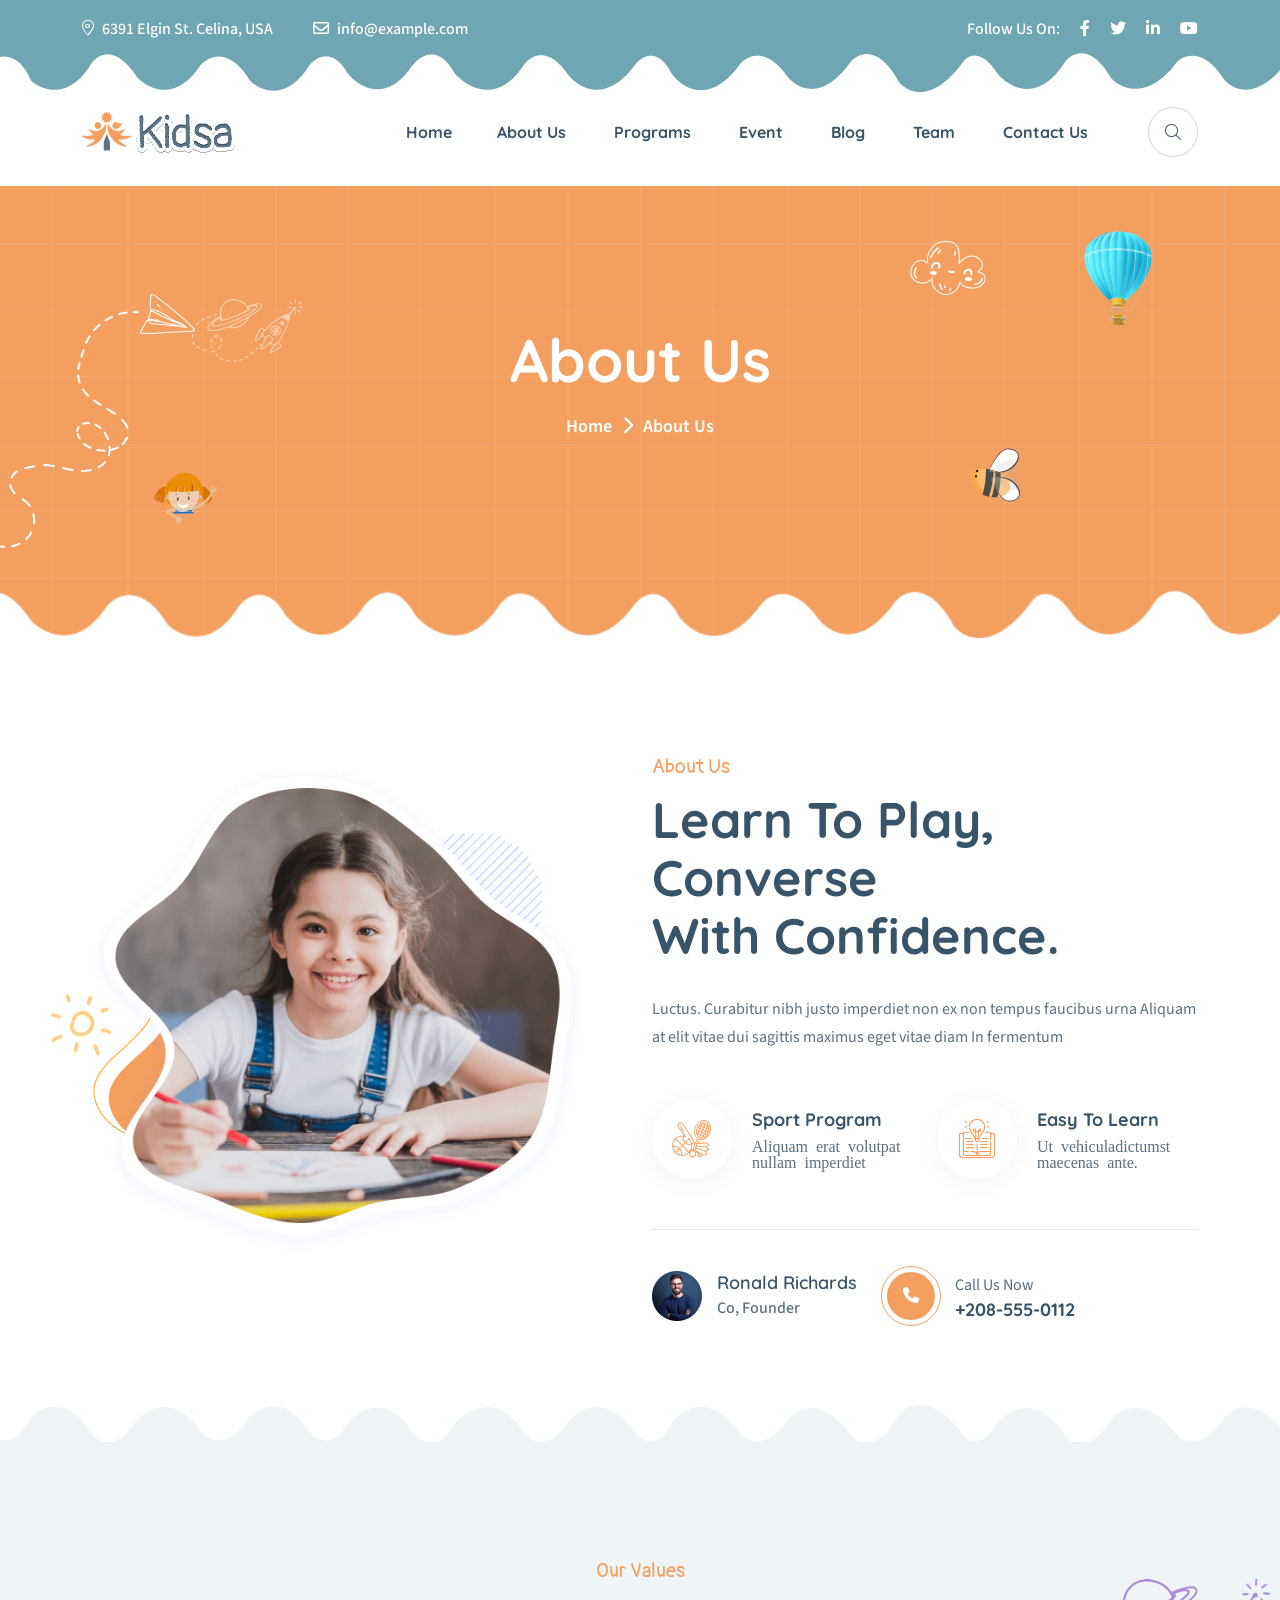
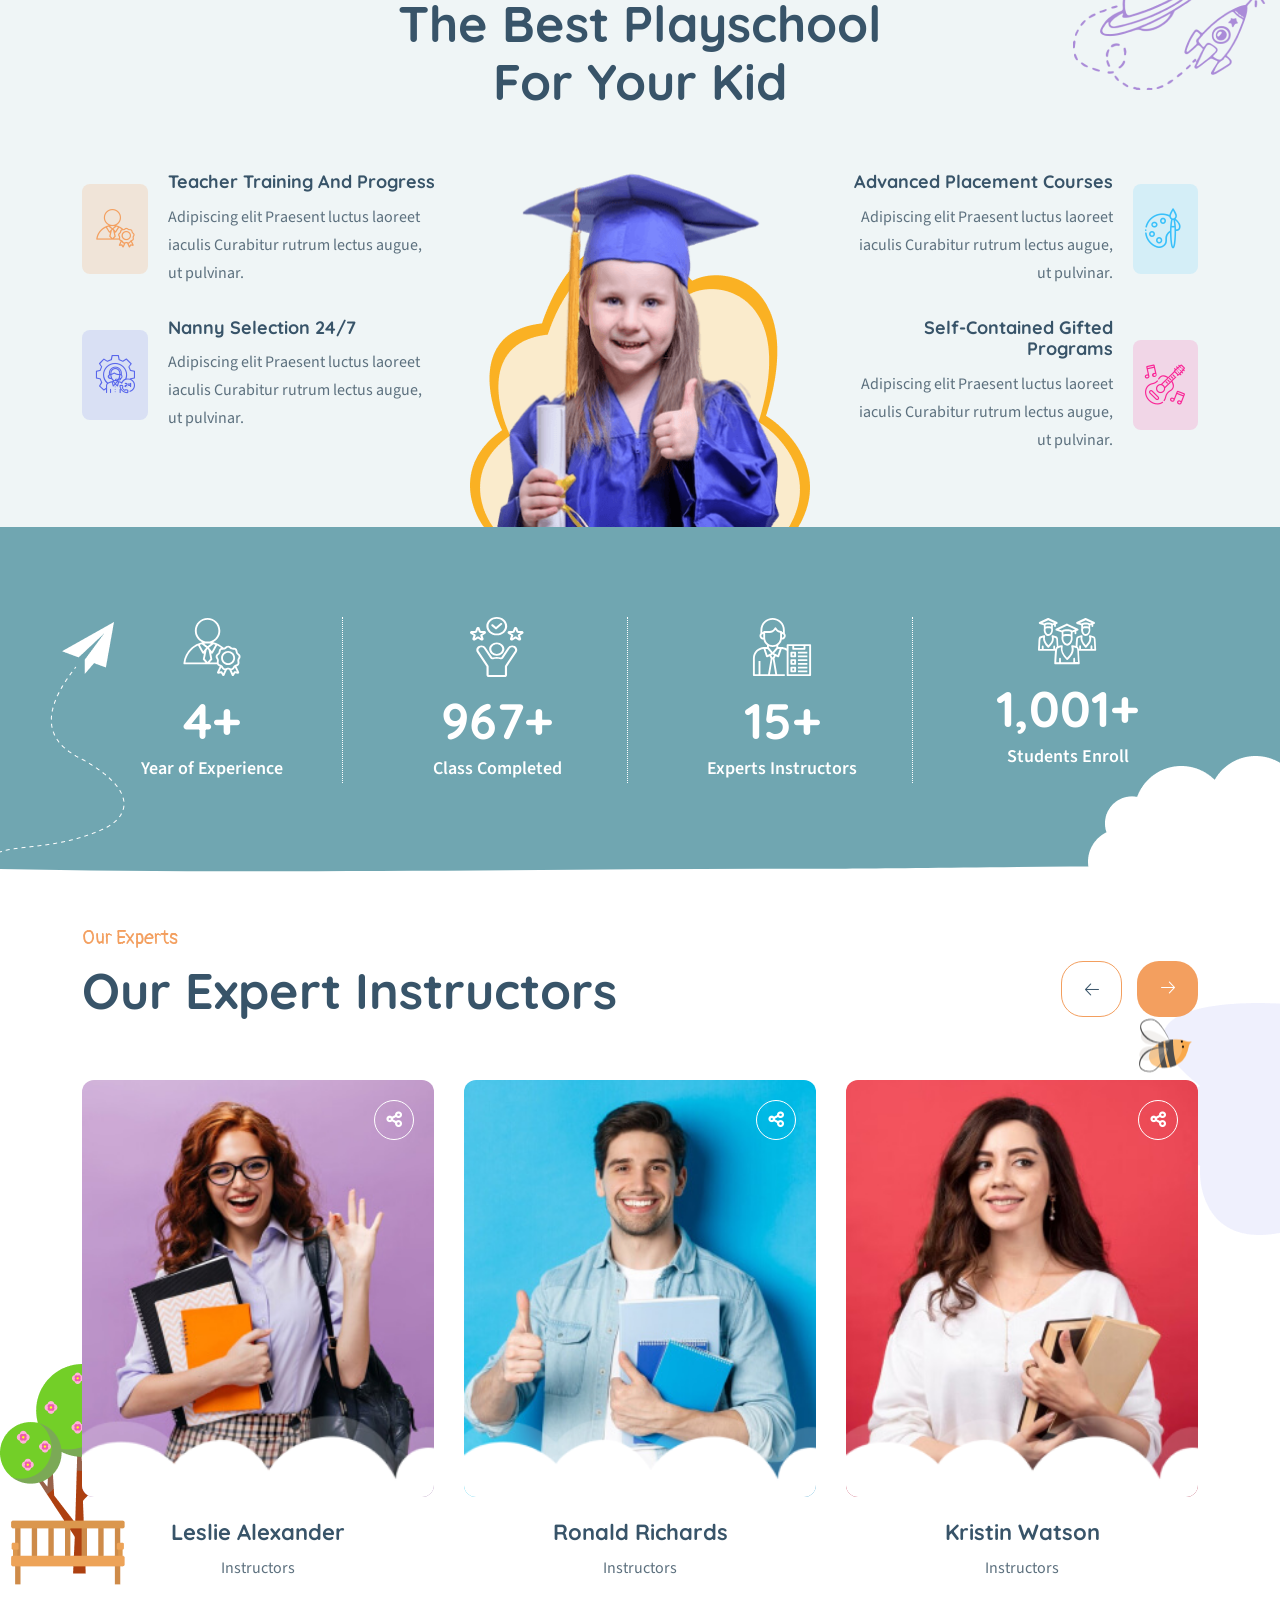
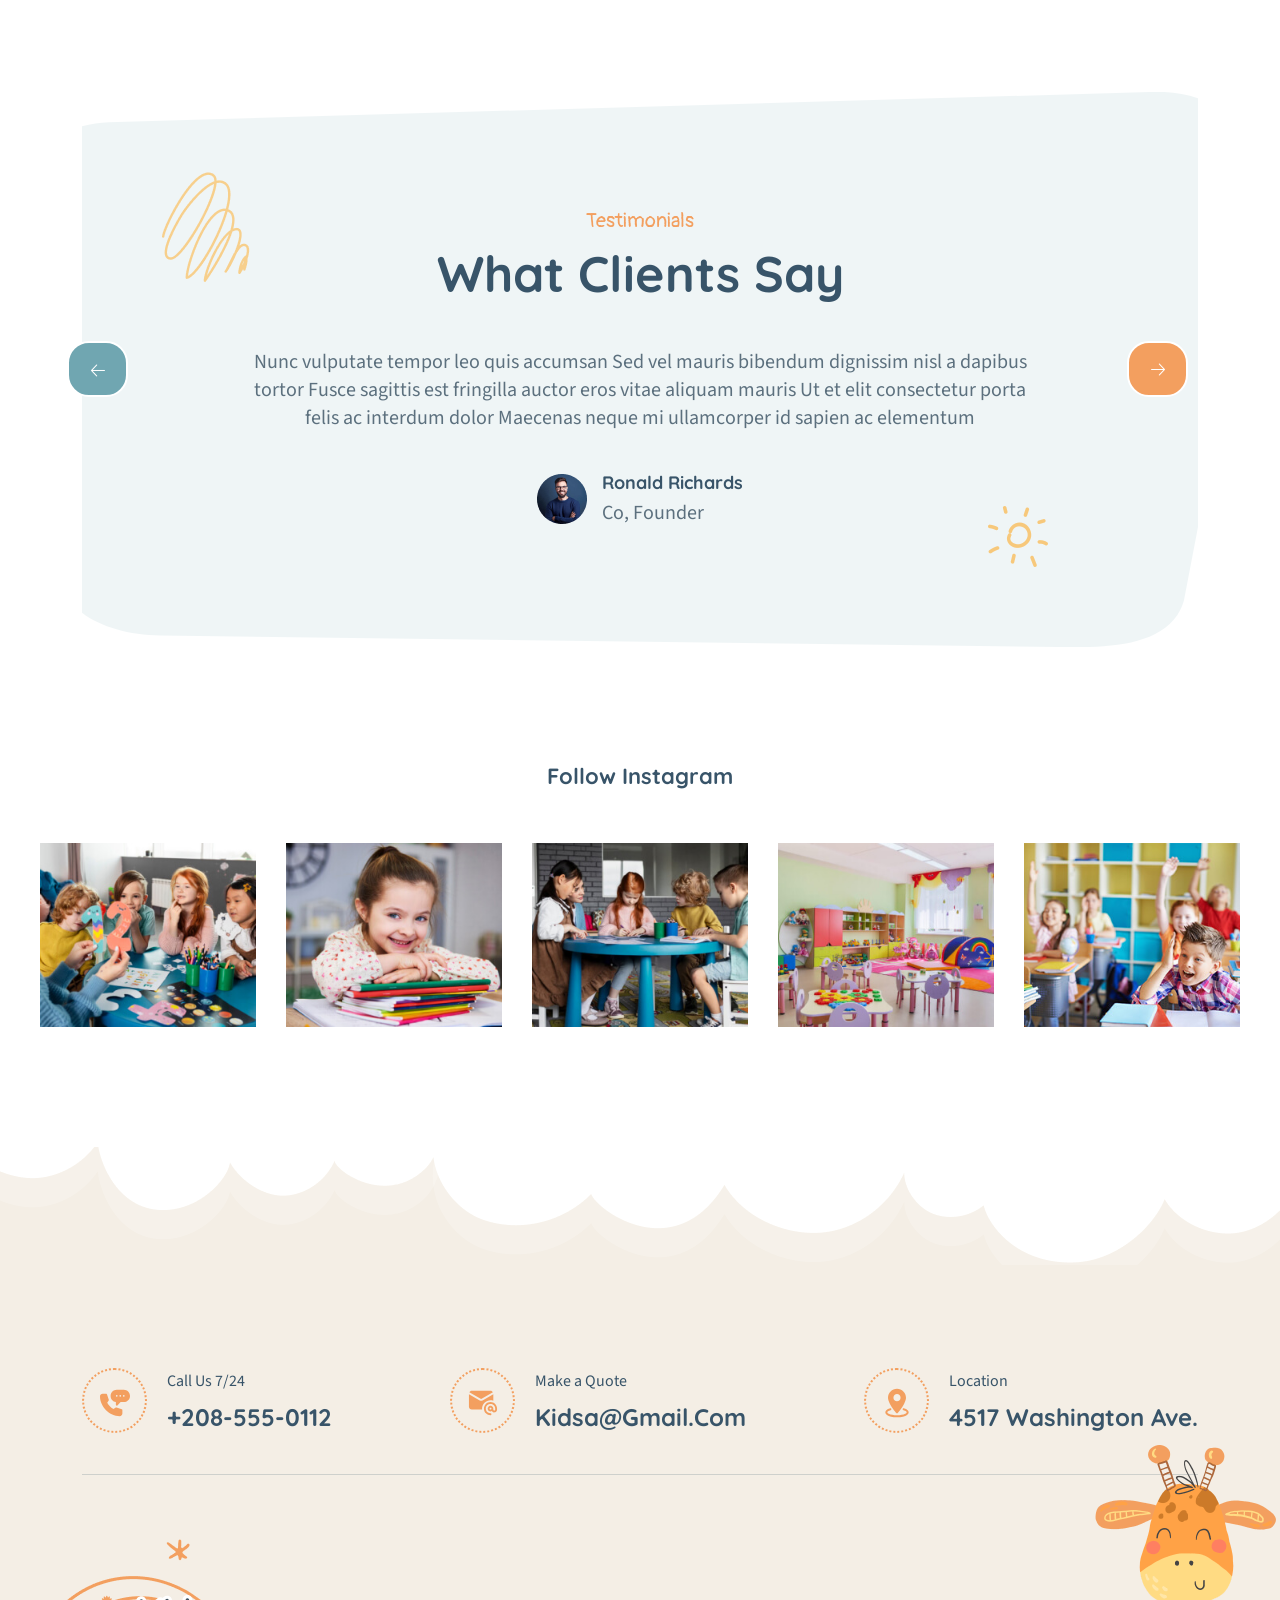
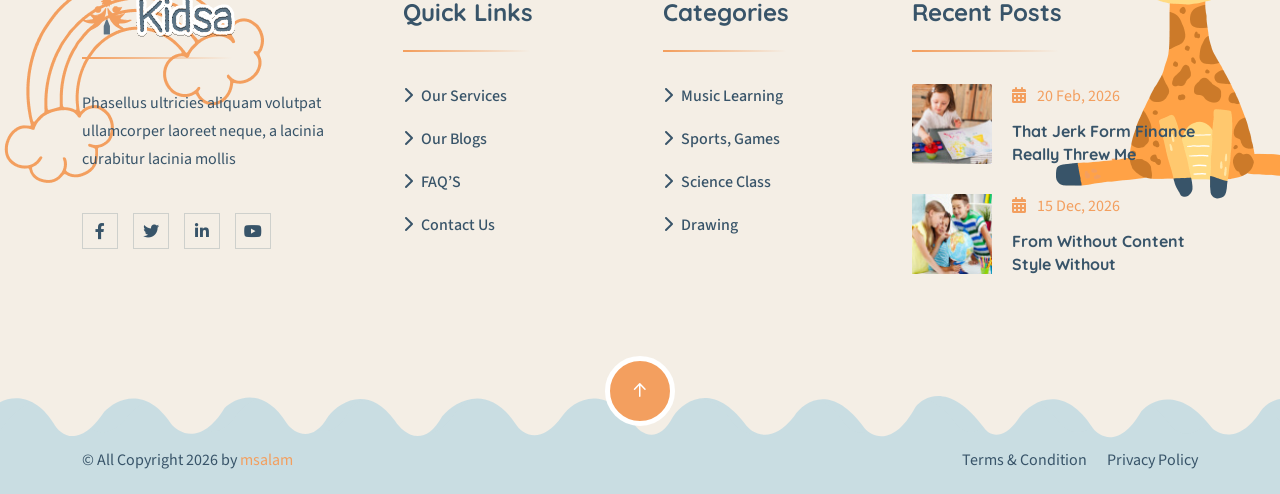
<file: about.html>
<!DOCTYPE html>
<html lang="en">
    <!--<< Header Area >>-->
    
<head>
        <!-- ========== Meta Tags ========== -->
        <meta charset="UTF-8">
        <meta http-equiv="X-UA-Compatible" content="IE=edge">
        <meta name="viewport" content="width=device-width, initial-scale=1">
        <meta name="author" content="gramentheme">
        <meta name="description" content="Kidsa - Kindergarten School HTML Template">
        <!-- ======== Page title ============ -->
        <title>Kidsa - Kindergarten School HTML</title>
        <!--<< Favcion >>-->
        <link rel="shortcut icon" href="assets/img/favicon.svg">
        <!--<< Bootstrap min.css >>-->
        <link rel="stylesheet" href="assets/css/bootstrap.min.css">
        <!--<< All Min Css >>-->
        <link rel="stylesheet" href="assets/css/all.min.css">
        <!--<< Animate.css >>-->
        <link rel="stylesheet" href="assets/css/animate.css">
        <!--<< Icomoon.css >>-->
        <link rel="stylesheet" href="assets/css/icomoon.css">
        <!--<< Magnific Popup.css >>-->
        <link rel="stylesheet" href="assets/css/magnific-popup.css">
        <!--<< MeanMenu.css >>-->
        <link rel="stylesheet" href="assets/css/meanmenu.css">
        <!--<< Swiper Bundle.css >>-->
        <link rel="stylesheet" href="assets/css/swiper-bundle.min.css">
        <!--<< Nice Select.css >>-->
        <link rel="stylesheet" href="assets/css/nice-select.css">
        <!--<< Main.css >>-->
        <link rel="stylesheet" href="assets/css/main.css">
    </head>
    <body>

        <!-- Preloader Start -->
        <div id="preloader" class="preloader">
            <div class="animation-preloader">
                <div class="spinner">                
                </div>
                <div class="txt-loading">
                    <span data-text-preloader="K" class="letters-loading">
                        K
                    </span>
                    <span data-text-preloader="I" class="letters-loading">
                        I
                    </span>
                    <span data-text-preloader="D" class="letters-loading">
                        D
                    </span>
                    <span data-text-preloader="S" class="letters-loading">
                        S
                    </span>
                    <span data-text-preloader="A" class="letters-loading">
                        A
                    </span>
                </div>
                <p class="text-center">Loading</p>
            </div>
            <div class="loader">
                <div class="row">
                    <div class="col-3 loader-section section-left">
                        <div class="bg"></div>
                    </div>
                    <div class="col-3 loader-section section-left">
                        <div class="bg"></div>
                    </div>
                    <div class="col-3 loader-section section-right">
                        <div class="bg"></div>
                    </div>
                    <div class="col-3 loader-section section-right">
                        <div class="bg"></div>
                    </div>
                </div>
            </div>
        </div>

        <!-- Offcanvas Area Start -->
        <div class="fix-area">
            <div class="offcanvas__info">
                <div class="offcanvas__wrapper">
                    <div class="offcanvas__content">
                        <div class="offcanvas__top mb-5 d-flex justify-content-between align-items-center">
                            <div class="offcanvas__logo">
                                <a href="index.html">
                                    <img src="assets/img/logo/logo.svg" alt="logo-img">
                                </a>
                            </div>
                            <div class="offcanvas__close">
                                <button>
                                <i class="fas fa-times"></i>
                                </button>
                            </div>
                        </div>
                        <p class="text d-none d-xl-block">
                            Nullam dignissim, ante scelerisque the  is euismod fermentum odio sem semper the is erat, a feugiat leo urna eget eros. Duis Aenean a imperdiet risus.
                        </p>
                        <div class="mobile-menu fix mb-3"></div>
                        <div class="offcanvas__contact">
                            <h4>Contact Info</h4>
                            <ul>
                                <li class="d-flex align-items-center">
                                    <div class="offcanvas__contact-icon">
                                        <i class="fal fa-map-marker-alt"></i>
                                    </div>
                                    <div class="offcanvas__contact-text">
                                        <a target="_blank" href="#">Main Street, Melbourne, Australia</a>
                                    </div>
                                </li>
                                <li class="d-flex align-items-center">
                                    <div class="offcanvas__contact-icon mr-15">
                                        <i class="fal fa-envelope"></i>
                                    </div>
                                    <div class="offcanvas__contact-text">
                                        <a href="mailto:info@example.com"><span class="mailto:info@example.com">info@example.com</span></a>
                                    </div>
                                </li>
                                <li class="d-flex align-items-center">
                                    <div class="offcanvas__contact-icon mr-15">
                                        <i class="fal fa-clock"></i>
                                    </div>
                                    <div class="offcanvas__contact-text">
                                        <a target="_blank" href="#">Mod-friday, 09am -05pm</a>
                                    </div>
                                </li>
                                <li class="d-flex align-items-center">
                                    <div class="offcanvas__contact-icon mr-15">
                                        <i class="far fa-phone"></i>
                                    </div>
                                    <div class="offcanvas__contact-text">
                                        <a href="tel:+11002345909">+11002345909</a>
                                    </div>
                                </li>
                            </ul>
                            <div class="header-button mt-4">
                                <a href="contact.html" class="theme-btn text-center">
                                    <span>Get A Quote<i class="fa-solid fa-arrow-right-long"></i></span>
                                </a>
                            </div>
                            <div class="social-icon d-flex align-items-center">
                                <a href="#"><i class="fab fa-facebook-f"></i></a>
                                <a href="#"><i class="fab fa-twitter"></i></a>
                                <a href="#"><i class="fab fa-youtube"></i></a>
                                <a href="#"><i class="fab fa-linkedin-in"></i></a>
                            </div>
                        </div>
                    </div>
                </div>
            </div>
        </div>
        <div class="offcanvas__overlay"></div>

        <!-- Header Top Section Start -->
        <div class="header-top-section-4">
            <div class="header-top-shape">
                <img src="assets/img/header-top-shape-2.png" alt="shape-img">
            </div>
            <div class="container">
                <div class="header-top-wrapper style-2">
                    <ul class="contact-list">
                        <li>
                            <i class="fal fa-map-marker-alt"></i>
                            6391 Elgin St. Celina, USA
                        </li>
                        <li>
                            <i class="far fa-envelope"></i>
                            <a href="mailto:info@example.com" class="link">info@example.com</a>
                        </li>
                    </ul>
                    <div class="social-icon d-flex align-items-center">
                        <span>Follow Us On:</span>
                        <a href="#"><i class="fab fa-facebook-f"></i></a>
                        <a href="#"><i class="fab fa-twitter"></i></a>
                        <a href="#"><i class="fa-brands fa-linkedin-in"></i></a>
                        <a href="#"><i class="fa-brands fa-youtube"></i></a>
                    </div>
                </div>
            </div>
        </div>

        <!-- Header Section Start -->
        <header id="header-sticky" class="header-4">
            <div class="container">
                <div class="mega-menu-wrapper">
                    <div class="header-main style-2">
                        <div class="header-left">
                            <div class="logo">
                                <a href="index.html" class="header-logo">
                                    <img src="assets/img/logo/logo.svg" alt="logo-img">
                                </a>
                            </div>
                        </div>

                        <div class="header-right d-flex justify-content-end align-items-center">
                            <div class="mean__menu-wrapper">
                                <div class="main-menu">
                                    <nav id="mobile-menu">
                                         <ul>
                                            <li class="has-dropdown active menu-thumb">
                                                <a href="javascript:void(0)">
                                                    <a href="index.html">Home</a>
                                                </a> 
                                                                                      
                                            <li>
                                                <a href="about.html">About Us</a>
                                            </li>
                                            <li>
                                                <a href="program.html">Programs</a>
                                            </li>
                                            <li>
                                                <a href="event.html">Event</a>
                                            </li>
                                            
                                            <li>
                                                <a href="javascript:void(0)">
                                                    <a href="news.html">Blog</a>
                                                </a>
                                                
                                            </li>

                                            <li>
                                                <a href="team.html">Team</a>
                                            </li>
                                            
                                            <li>
                                                <a href="contact.html">Contact Us</a>
                                            </li>
                                        </ul>
                                    </nav>
                                </div>
                            </div>

                        <!-- <div class="header-right d-flex justify-content-end align-items-center">
                            <div class="mean__menu-wrapper">
                                <div class="main-menu">
                                     <nav id="mobile-menu">
                                        <ul>
                                            <li class="has-dropdown active menu-thumb">
                                                <a href="javascript:void(0)">
                                                Home 
                                                <i class="fas fa-angle-down"></i>
                                                </a>
                                                <ul class="submenu has-homemenu">
                                                    <li>
                                                        <div class="homemenu-items">
                                                            <div class="row row-cols-xl-4 row-cols-md-2 row-cols-2">
                                                                <div class="col homemenu">
                                                                <div class="homemenu-thumb">
                                                                    <img src="assets/img/header/home-1.jpg" alt="img">
                                                                    <div class="demo-button">
                                                                        <a href="index.html" class="theme-btn">
                                                                            <span>Multi Page</span>
                                                                        </a>
                                                                        <a href="index-one-page.html" class="theme-btn">
                                                                            <span>One Page</span>
                                                                        </a>
                                                                    </div>
                                                                </div>
                                                                <div class="homemenu-content text-center">
                                                                     <a href="index.html" class="homemenu-title">
                                                                           Kindergarten
                                                                    </a>
                                                                </div>
                                                                </div>
                                                                <div class="col homemenu">
                                                                    <div class="homemenu-thumb mb-15">
                                                                        <img src="assets/img/header/home-2.jpg" alt="img">
                                                                        <div class="demo-button">
                                                                            <a href="index-2.html" class="theme-btn">
                                                                                <span>Multi Page</span>
                                                                            </a>
                                                                            <a href="index-two-page.html" class="theme-btn">
                                                                                <span>One Page</span>
                                                                            </a>
                                                                        </div>
                                                                    </div>
                                                                    <div class="homemenu-content text-center">
                                                                         <a href="index-2.html" class="homemenu-title">
                                                                          Child Care
                                                                        </a>
                                                                    </div>
                                                                </div>
                                                                <div class="col homemenu">
                                                                    <div class="homemenu-thumb mb-15">
                                                                        <img src="assets/img/header/home-3.jpg" alt="img">
                                                                        <div class="demo-button">
                                                                            <a href="index-3.html" class="theme-btn">
                                                                                <span>Multi Page</span>
                                                                            </a>
                                                                            <a href="index-three-page.html" class="theme-btn">
                                                                                <span>One Page</span>
                                                                            </a>
                                                                        </div>
                                                                    </div>
                                                                    <div class="homemenu-content text-center">
                                                                         <a href="index-3.html" class="homemenu-title">
                                                                          Trial Nanny
                                                                        </a>
                                                                    </div>
                                                                </div>
                                                                <div class="col homemenu">
                                                                    <div class="homemenu-thumb mb-15">
                                                                        <img src="assets/img/header/home-4.jpg" alt="img">
                                                                        <div class="demo-button">
                                                                            <a href="index-4.html" class="theme-btn">
                                                                                <span>Multi Page</span>
                                                                            </a>
                                                                            <a href="index-four-page.html" class="theme-btn">
                                                                                <span>One Page</span>
                                                                            </a>
                                                                        </div>
                                                                    </div>
                                                                    <div class="homemenu-content text-center">
                                                                         <a href="index-4.html" class="homemenu-title">
                                                                          Daycare
                                                                        </a>
                                                                    </div>
                                                                </div>
                                                                <div class="col homemenu">
                                                                    <div class="homemenu-thumb mb-15">
                                                                        <img src="assets/img/header/home-5.jpg" alt="img">
                                                                        <div class="demo-button">
                                                                            <a href="index-5.html" class="theme-btn">
                                                                                <span>Multi Page</span>
                                                                            </a>
                                                                            <a href="index-five-page.html" class="theme-btn">
                                                                                <span>One Page</span>
                                                                            </a>
                                                                        </div>
                                                                        <div class="new-tag">
                                                                            <span>New</span>
                                                                        </div>
                                                                    </div>
                                                                    <div class="homemenu-content text-center">
                                                                         <a href="index-5.html" class="homemenu-title">
                                                                           Kids Academy
                                                                        </a>
                                                                    </div>
                                                                </div>
                                                                <div class="col homemenu">
                                                                    <div class="homemenu-thumb mb-15">
                                                                        <img src="assets/img/header/home-6.jpg" alt="img">
                                                                        <div class="demo-button">
                                                                            <a href="index-6.html" class="theme-btn">
                                                                                <span>Multi Page</span>
                                                                            </a>
                                                                            <a href="index-six-page.html" class="theme-btn">
                                                                                <span>One Page</span>
                                                                            </a>
                                                                        </div>
                                                                         <div class="new-tag">
                                                                            <span>New</span>
                                                                        </div>
                                                                    </div>
                                                                    <div class="homemenu-content text-center">
                                                                        <a href="index-6.html" class="homemenu-title">
                                                                           Preschool
                                                                        </a>
                                                                    </div>
                                                                </div>
                                                                <div class="col homemenu">
                                                                    <div class="homemenu-thumb mb-15">
                                                                        <img src="assets/img/header/home-7.jpg" alt="img">
                                                                        <div class="demo-button">
                                                                            <a href="index-7.html" class="theme-btn">
                                                                                <span>Multi Page</span>
                                                                            </a>
                                                                            <a href="index-seven-page.html" class="theme-btn">
                                                                                <span>One Page</span>
                                                                            </a>
                                                                        </div>
                                                                         <div class="new-tag">
                                                                            <span>New</span>
                                                                        </div>
                                                                    </div>
                                                                    <div class="homemenu-content text-center">
                                                                         <a href="index-7.html" class="homemenu-title">
                                                                           Private Nanny
                                                                        </a>
                                                                    </div>
                                                                </div>
                                                                <div class="col homemenu">
                                                                    <div class="homemenu-thumb mb-15">
                                                                        <img src="assets/img/header/home-8.jpg" alt="img">
                                                                        <div class="demo-button">
                                                                            <a href="index-8.html" class="theme-btn">
                                                                                <span>Multi Page</span>
                                                                            </a>
                                                                            <a href="index-eight-page.html" class="theme-btn">
                                                                                <span>One Page</span>
                                                                            </a>
                                                                        </div>
                                                                         <div class="new-tag">
                                                                            <span>New</span>
                                                                        </div>
                                                                    </div>
                                                                    <div class="homemenu-content text-center">
                                                                        <a href="index-8.html" class="homemenu-title">
                                                                           Kids Camp
                                                                        </a>
                                                                    </div>
                                                                </div>
                                                            </div>
                                                        </div>
                                                    </li>
                                                </ul>
                                            </li>
                                            <li class="has-dropdown active d-xl-none">
                                                <a href="javascript:void(0)" class="border-none">
                                                    Home
                                                </a>
                                                <ul class="submenu">
                                                    <li><a href="index.html">Kindergarten</a></li>
                                                    <li><a href="index-2.html">Child Care</a></li>
                                                    <li><a href="index-3.html">Trial Nanny</a></li>
                                                    <li><a href="index-4.html">Daycare</a></li>
                                                    <li><a href="index-5.html">Kids Academy</a></li>
                                                    <li><a href="index-6.html">Preschool</a></li>
                                                    <li><a href="index-7.html">Private Nanny</a></li>
                                                    <li><a href="index-8.html">Kids Camp</a></li>
                                                </ul>
                                            </li>
                                             <li class="has-dropdown d-xl-none">
                                                <a href="javascript:void(0)" class="border-none">
                                                    One Page
                                                </a>
                                                <ul class="submenu">
                                                    <li><a href="index-one-page.html">Kindergarten One Page</a></li>
                                                    <li><a href="index-two-page.html">Child Care One Page</a></li>
                                                    <li><a href="index-three-page.html">Trial Nanny One Page</a></li>
                                                    <li><a href="index-four-page.html">Daycare One Page</a></li>
                                                    <li><a href="index-five-page.html">Kids Academy One Page</a></li>
                                                    <li><a href="index-six-page.html">Preschool One Page</a></li>
                                                    <li><a href="index-seven-page.html">Private Nanny One Page</a></li>
                                                    <li><a href="index-eight-page.html">Kids Camp One Page</a></li>
                                                </ul>
                                            </li>
                                            <li>
                                                <a href="about.html">About Us</a>
                                            </li>
                                            <li>
                                                <a href="javascript:void(0)">
                                                    Programs
                                                    <i class="fas fa-angle-down"></i>
                                                </a>
                                                <ul class="submenu">
                                                    <li><a href="program.html">Programs Grid</a></li>
                                                    <li><a href="program-carousel.html">Programs Carousel</a></li>
                                                    <li><a href="program-details.html">Programs Details</a></li>
                                                </ul>
                                            </li>
                                            <li class="has-dropdown">
                                                <a href="javascript:void(0)">
                                                    Pages
                                                    <i class="fas fa-angle-down"></i>
                                                </a>
                                                <ul class="submenu">
                                                    <li class="has-dropdown">
                                                        <a href="javascript:void(0)">
                                                            Event
                                                        <i class="fas fa-angle-right"></i>
                                                        </a>
                                                        <ul class="submenu">
                                                                <li><a href="event.html">Event Grid</a></li>
                                                            <li><a href="event-carousel.html">Event Carousel</a></li>
                                                            <li><a href="event-details.html">Event Details</a></li>
                                                        </ul>
                                                    </li>
                                                    <li class="has-dropdown">
                                                        <a href="javascript:void(0)">
                                                        Teacher
                                                        <i class="fas fa-angle-right"></i>
                                                        </a>
                                                        <ul class="submenu">
                                                            <li><a href="team.html">Our Teacher</a></li>
                                                            <li><a href="team-carousel.html">Teacher Carousel</a></li>
                                                            <li><a href="team-details.html">Teacher Details</a></li>
                                                        </ul>
                                                    </li>
                                                    <li><a href="pricing.html">Pricing</a></li>
                                                    <li><a href="faq.html">Faq's</a></li>
                                                    <li><a href="login.html">Login</a></li>
                                                    <li><a href="404.html">404 Page</a></li>
                                                </ul>
                                            </li>
                                            <li>
                                                <a href="javascript:void(0)">
                                                    Blog
                                                    <i class="fas fa-angle-down"></i>
                                                </a>
                                                <ul class="submenu">
                                                    <li><a href="news-grid.html">Blog Grid</a></li>
                                                    <li><a href="news.html">Blog List</a></li>
                                                    <li><a href="news-carousel.html">Blog Carousel</a></li>
                                                    <li><a href="news-details.html">Blog Details</a></li>
                                                </ul>
                                            </li>
                                            <li>
                                                <a href="contact.html">Contact Us</a>
                                            </li>
                                        </ul>
                                    </nav>
                                </div>
                            </div> -->
                            <a href="#0" class="search-trigger search-icon"><i class="fal fa-search"></i></a>
                            <div class="header-button">
                                <a href="contact.html" class="theme-btn">
                                    <span>
                                        Book A visit
                                        <i class="fa-solid fa-arrow-right-long"></i>
                                    </span>
                                </a>
                            </div>
                            <div class="header__hamburger d-xl-none my-auto">
                                <div class="sidebar__toggle">
                                    <i class="fas fa-bars"></i>
                                </div>
                            </div>
                        </div>
                    </div>
                </div>
            </div>
        </header>

        <!-- Search Area Start -->
        <div class="search-wrap">
            <div class="search-inner">
                <i class="fas fa-times search-close" id="search-close"></i>
                <div class="search-cell">
                    <form method="get">
                        <div class="search-field-holder">
                            <input type="search" class="main-search-input" placeholder="Search...">
                        </div>
                    </form>
                </div>
            </div>
        </div>

        <!--<< Breadcrumb Section Start >>-->
        <div class="breadcrumb-wrapper bg-cover" style="background-image: url('assets/img/breadcrumb.png');">
            <div class="line-shape">
                <img src="assets/img/breadcrumb-shape/line.png" alt="shape-img">
            </div>
            <div class="plane-shape float-bob-y">
                <img src="assets/img/breadcrumb-shape/plane.png" alt="shape-img">
            </div>
            <div class="doll-shape float-bob-x">
                <img src="assets/img/breadcrumb-shape/doll.png" alt="shape-img">
            </div>
            <div class="parasuit-shape float-bob-y">
                <img src="assets/img/breadcrumb-shape/parasuit.png" alt="shape-img">
            </div>
            <div class="frame-shape">
                <img src="assets/img/breadcrumb-shape/frame.png" alt="shape-img">
            </div>
            <div class="bee-shape float-bob-x">
                <img src="assets/img/breadcrumb-shape/bee.png" alt="shape-img">
            </div>
            <div class="container">
                <div class="page-heading">
                    <h1 class="wow fadeInUp" data-wow-delay=".3s">About Us</h1>
                    <ul class="breadcrumb-items wow fadeInUp" data-wow-delay=".5s">
                        <li>
                            <a href="index.html">
                                Home
                            </a>
                        </li>
                        <li>
                            <i class="fas fa-chevron-right"></i>
                        </li>
                        <li>
                            About Us
                        </li>
                    </ul>
                </div>
            </div>
        </div>

        <!-- About Activities Section Start -->
        <section class="about-activities-section-2 style-2 section-padding">
            <div class="zebra-shape float-bob-y">
                <img src="assets/img/about/zebra.png" alt="shape-img">
            </div>
            <div class="bottom-shape">
                <img src="assets/img/section-top-shape-2.png" alt="shape-img">
            </div>
            <div class="sun-shape">
                <img src="assets/img/client/shape-2.png" alt="shape-img">
            </div>
            <div class="container">
                <div class="about-activities-wrapper style-2 mb-55">
                    <div class="row g-4">
                        <div class="col-lg-6 wow fadeInUp" data-wow-delay=".3s">
                            <div class="activities-image-items">
                                <img src="assets/img/about/04.png" alt="img">
                                <div class="radius-shape">
                                    <img src="assets/img/about/radius-shape.png" alt="shape-img">
                                </div>
                                <div class="circle-shape">
                                    <img src="assets/img/about/circle.png" alt="shape-img">
                                </div>
                            </div>
                        </div>
                        <div class="col-lg-6">
                            <div class="activities-content">
                                <div class="section-title">
                                    <span class="wow fadeInUp">About Us</span>
                                    <h2 class="wow fadeInUp" data-wow-delay=".3s">
                                        Learn to play, converse <br>
                                        with confidence.
                                    </h2>
                                </div>
                                <p class="mt-3 mt-md-0 wow fadeInUp" data-wow-delay=".5s">
                                    Luctus. Curabitur nibh justo imperdiet non ex non tempus faucibus urna Aliquam at elit vitae dui sagittis maximus eget vitae diam In fermentum 
                                </p>
                                <div class="row g-4 mt-4">
                                    <div class="col-xl-6 col-lg-8 col-md-6 wow fadeInUp" data-wow-delay=".3s">
                                        <div class="icon-items">
                                            <div class="icon">
                                                <i class="icon-icon-12"></i>
                                            </div>
                                            <div class="content">
                                                <h5>Sport Program</h5>
                                                <p>Aliquam erat volutpat <br> nullam imperdiet</p>
                                            </div>
                                        </div>
                                    </div>
                                    <div class="col-xl-6 col-lg-8 col-md-6 wow fadeInUp" data-wow-delay=".5s">
                                        <div class="icon-items">
                                            <div class="icon">
                                                <i class="icon-icon-13"></i>
                                            </div>
                                            <div class="content">
                                                <h5>Easy To Learn</h5>
                                                <p>Ut vehiculadictumst <br> maecenas ante.</p>
                                            </div>
                                        </div>
                                    </div>
                                </div>
                                <div class="about-author">
                                    <div class="author-image wow fadeInUp" data-wow-delay=".3s">
                                        <img src="assets/img/about/author.png" alt="author-img">
                                        <div class="content">
                                            <h6>Ronald Richards</h6>
                                            <p>Co, Founder</p>
                                        </div>
                                    </div>
                                    <div class="author-icon wow fadeInUp" data-wow-delay=".5s">
                                        <div class="icon">
                                             <i class="fa-solid fa-phone"></i>
                                        </div>
                                         <div class="content">
                                             <span>Call Us Now</span>
                                             <h5>
                                                 <a href="tel:+2085550112">+208-555-0112</a>
                                             </h5>
                                         </div>
                                     </div>
                                </div>
                            </div>
                        </div>
                    </div>
                </div>
            </div>
        </section>

        <!-- Feature Value Section Start -->
        <section class="feature-value-section fix section-padding section-bg-2">
            <div class="shape-1">
                <img src="assets/img/value/shape-1.png" alt="shape-img">
            </div>
            <div class="shape-2 float-bob-x">
                <img src="assets/img/value/shape-2.png" alt="shape-img">
            </div>
            <div class="container">
                <div class="section-title text-center">
                    <span class="wow fadeInUp">Our values</span>
                    <h2 class="wow fadeInUp" data-wow-delay=".3s">The best playschool <br> for your kid</h2>
                </div>
                <div class="row">
                    <div class="col-xl-4 col-lg-6">
                        <div class="feature-value-items">
                            <div class="value-icon-items wow fadeInUp" data-wow-delay=".3s">
                                <div class="icon">
                                    <i class="icon-icon-2"></i>
                                </div>
                                <div class="content">
                                    <h5>Teacher Training and Progress </h5>
                                    <p>Adipiscing elit Praesent luctus laoreet iaculis Curabitur rutrum lectus augue, ut pulvinar.</p>
                                </div>
                            </div>
                            <div class="value-icon-items wow fadeInUp" data-wow-delay=".5s">
                                <div class="icon color-2">
                                    <i class="icon-icon-15"></i>
                                </div>
                                <div class="content">
                                    <h5>Nanny Selection 24/7</h5>
                                    <p>Adipiscing elit Praesent luctus laoreet iaculis Curabitur rutrum lectus augue, ut pulvinar.</p>
                                </div>
                            </div>
                        </div>
                    </div>
                    <div class="col-xl-4 col-lg-6 wow fadeInUp" data-wow-delay=".4s">
                        <div class="feature-value-items">
                            <div class="feature-value-image">
                                <img src="assets/img/cta/cta-2.png" alt="img">
                                <div class="value-shape">
                                    <img src="assets/img/cta/cta-shape-2.png" alt="shape-img">
                                </div>
                            </div>
                        </div>
                    </div>
                    <div class="col-xl-4 col-lg-6">
                        <div class="feature-value-items">
                            <div class="value-icon-items style-2 wow fadeInUp" data-wow-delay=".3s">
                                <div class="content">
                                    <h5>Advanced Placement Courses</h5>
                                    <p>Adipiscing elit Praesent luctus laoreet iaculis Curabitur rutrum lectus augue, ut pulvinar.</p>
                                </div>
                                <div class="icon color-3">
                                    <i class="icon-icon-16"></i>
                                </div>
                            </div>
                            <div class="value-icon-items style-2 wow fadeInUp" data-wow-delay=".5s">
                                <div class="content">
                                    <h5>Self-contained gifted programs​</h5>
                                    <p>Adipiscing elit Praesent luctus laoreet iaculis Curabitur rutrum lectus augue, ut pulvinar.</p>
                                </div>
                                <div class="icon color-2 color-4">
                                    <i class="icon-icon-8"></i>
                                </div>
                            </div>
                        </div>
                    </div>
                </div>
            </div>
        </section>

        <!-- Counter Section Start -->
        <section class="counter-section fix">
            <div class="line-shape">
                <img src="assets/img/counter/line-shape.png" alt="shape-img">
            </div>
            <div class="box-shape float-bob-x">
                <img src="assets/img/counter/box-shape.png" alt="shape-img">
            </div>
            <div class="counter-bg"></div>
            <div class="container">
                <div class="counter-wrapper">
                    <div class="row g-4">
                        <div class="col-xl-3 col-lg-4 col-md-6 wow fadeInUp" data-wow-delay=".2s">
                            <div class="counter-items">
                                <div class="icon">
                                    <img src="assets/img/counter/icon-1.svg" alt="img">
                                </div>
                                <div class="content">
                                    <h2><span class="count">25</span>+</h2>
                                    <p>Year of Experience</p>
                                </div>
                            </div>
                        </div>
                        <div class="col-xl-3 col-lg-4 col-md-6 wow fadeInUp" data-wow-delay=".4s">
                            <div class="counter-items">
                                <div class="icon">
                                    <img src="assets/img/counter/icon-2.svg" alt="img">
                                </div>
                                <div class="content">
                                    <h2><span class="count">6,500</span>+</h2>
                                    <p>Class Completed</p>
                                </div>
                            </div>
                        </div>
                        <div class="col-xl-3 col-lg-4 col-md-6 wow fadeInUp" data-wow-delay=".6s">
                            <div class="counter-items">
                                <div class="icon">
                                    <img src="assets/img/counter/icon-3.svg" alt="img">
                                </div>
                                <div class="content">
                                    <h2><span class="count">100</span>+</h2>
                                    <p>Experts Instructors</p>
                                </div>
                            </div>
                        </div>
                        <div class="col-xl-3 col-lg-4 col-md-6 wow fadeInUp" data-wow-delay=".8s">
                            <div class="counter-items border-none">
                                <div class="icon">
                                    <img src="assets/img/counter/icon-4.svg" alt="img">
                                </div>
                                <div class="content">
                                    <h2><span class="count">6,561</span>+</h2>
                                    <p>Students Enroll</p>
                                </div>
                            </div>
                        </div>
                    </div>
                </div>
            </div>
        </section>

        <!-- Team Section Start -->
        <section class="team-section-3 fix  section-padding pt-1 mt-60">
            <div class="tree-shape float-bob-x">
                <img src="assets/img/tree-shape.png" alt="shape-img">
            </div>
            <div class="right-shape">
                <img src="assets/img/testi-r-shape.png" alt="shape-img">
            </div>
            <div class="bee-shape float-bob-y">
                <img src="assets/img/testi-bee-shape.png" alt="shape-img">
            </div>
            <div class="container">
                <div class="section-title-area">
                    <div class="section-title mt-60">
                        <span class="wow fadeInUp">Our Experts</span>
                        <h2 class="wow fadeInUp" data-wow-delay=".3s">Our Expert Instructors</h2>
                    </div>
                    <div class="array-button wow fadeInUp" data-wow-delay=".5s">
                        <button class="array-prev bor-1"><i class="fal fa-arrow-left"></i></button>
                        <button class="array-next"><i class="fal fa-arrow-right"></i></button>
                    </div>
                </div>
                <div class="swiper team-slider">
                    <div class="swiper-wrapper">
                        <div class="swiper-slide">
                            <div class="team-items">
                                <div class="team-image">
                                    <div class="shape-img">
                                        <img src="assets/img/team/team-shape.png" alt="img">
                                    </div>
                                    <img src="assets/img/team/01.jpg" alt="team-img">
                                    <div class="social-profile">
                                        <span class="plus-btn"><i class="fas fa-share-alt"></i></span>
                                        <ul>
                                            <li><a href="#"><i class="fab fa-facebook-f"></i></a></li>
                                            <li><a href="#"><i class="fa-brands fa-instagram"></i></a></li>
                                            <li><a href="#"><i class="fab fa-linkedin-in"></i></a></li>
                                        </ul>
                                    </div>
                                </div>
                                <div class="team-content">
                                    <h3>
                                        <a href="team-details.html">Brooklyn Simmons</a>
                                    </h3>
                                    <p>Instructors</p>
                                </div>
                            </div>
                        </div>
                        <div class="swiper-slide">
                            <div class="team-items">
                                <div class="team-image">
                                    <div class="shape-img">
                                        <img src="assets/img/team/team-shape.png" alt="img">
                                    </div>
                                    <img src="assets/img/team/02.jpg" alt="team-img">
                                    <div class="social-profile">
                                        <span class="plus-btn"><i class="fas fa-share-alt"></i></span>
                                        <ul>
                                            <li><a href="#"><i class="fab fa-facebook-f"></i></a></li>
                                            <li><a href="#"><i class="fa-brands fa-instagram"></i></a></li>
                                            <li><a href="#"><i class="fab fa-linkedin-in"></i></a></li>
                                        </ul>
                                    </div>
                                </div>
                                <div class="team-content">
                                    <h3>
                                        <a href="team-details.html">Leslie Alexander</a>
                                    </h3>
                                    <p>Instructors</p>
                                </div>
                            </div>
                        </div>
                        <div class="swiper-slide">
                            <div class="team-items">
                                <div class="team-image">
                                    <div class="shape-img">
                                        <img src="assets/img/team/team-shape.png" alt="img">
                                    </div>
                                    <img src="assets/img/team/03.jpg" alt="team-img">
                                    <div class="social-profile">
                                        <span class="plus-btn"><i class="fas fa-share-alt"></i></span>
                                        <ul>
                                            <li><a href="#"><i class="fab fa-facebook-f"></i></a></li>
                                            <li><a href="#"><i class="fa-brands fa-instagram"></i></a></li>
                                            <li><a href="#"><i class="fab fa-linkedin-in"></i></a></li>
                                        </ul>
                                    </div>
                                </div>
                                <div class="team-content">
                                    <h3>
                                        <a href="team-details.html">Ronald Richards</a>
                                    </h3>
                                    <p>Instructors</p>
                                </div>
                            </div>
                        </div>
                        <div class="swiper-slide">
                            <div class="team-items">
                                <div class="team-image">
                                    <div class="shape-img">
                                        <img src="assets/img/team/team-shape.png" alt="img">
                                    </div>
                                    <img src="assets/img/team/04.jpg" alt="team-img">
                                    <div class="social-profile">
                                        <span class="plus-btn"><i class="fas fa-share-alt"></i></span>
                                        <ul>
                                            <li><a href="#"><i class="fab fa-facebook-f"></i></a></li>
                                            <li><a href="#"><i class="fa-brands fa-instagram"></i></a></li>
                                            <li><a href="#"><i class="fab fa-linkedin-in"></i></a></li>
                                        </ul>
                                    </div>
                                </div>
                                <div class="team-content">
                                    <h3>
                                        <a href="team-details.html">Kristin Watson</a>
                                    </h3>
                                    <p>Instructors</p>
                                </div>
                            </div>
                        </div>
                    </div>
                </div>
            </div>
        </section>

        <!-- Testimonial Section Start -->
        <section class="testimonial-section-2 section-padding pt-0">
            <div class="container">
                <div class="testimonial-wrapper style-2 section-padding">
                    <div class="shape-1">
                        <img src="assets/img/client/shape-1.png" alt="shape-img">
                    </div>
                    <div class="shape-2">
                        <img src="assets/img/client/shape-2.png" alt="shape-img">
                    </div>
                    <div class="testimonial-bg"></div>
                    <div class="section-title text-center">
                        <span class="wow fadeInUp">Testimonials</span>
                        <h2 class="wow fadeInUp" data-wow-delay=".3s">What clients say</h2>
                    </div>
                    <div class="swiper testimonial-slider-2">
                        <div class="swiper-wrapper">
                            <div class="swiper-slide">
                                <div class="testimonial-box-items">
                                    <p>
                                        Nunc vulputate tempor leo quis accumsan Sed vel mauris bibendum dignissim nisl a dapibus tortor  Fusce sagittis est fringilla auctor eros vitae aliquam mauris Ut et elit consectetur porta felis ac interdum dolor Maecenas neque mi ullamcorper id sapien ac elementum 
                                    </p>
                                    <div class="client-info">
                                        <img src="assets/img/client/01.png" alt="img">
                                        <div class="content">
                                            <h5>Ronald Richards</h5>
                                            <p>Co, Founder</p>
                                        </div>
                                    </div>
                                </div>
                            </div>
                            <div class="swiper-slide">
                                <div class="testimonial-box-items">
                                    <p>
                                        Nunc vulputate tempor leo quis accumsan Sed vel mauris bibendum dignissim nisl a dapibus tortor  Fusce sagittis est fringilla auctor eros vitae aliquam mauris Ut et elit consectetur porta felis ac interdum dolor Maecenas neque mi ullamcorper id sapien ac elementum 
                                    </p>
                                    <div class="client-info">
                                        <img src="assets/img/client/01.png" alt="img">
                                        <div class="content">
                                            <h5>Ronald Richards</h5>
                                            <p>Co, Founder</p>
                                        </div>
                                    </div>
                                </div>
                            </div>
                            <div class="swiper-slide">
                                <div class="testimonial-box-items">
                                    <p>
                                        Nunc vulputate tempor leo quis accumsan Sed vel mauris bibendum dignissim nisl a dapibus tortor  Fusce sagittis est fringilla auctor eros vitae aliquam mauris Ut et elit consectetur porta felis ac interdum dolor Maecenas neque mi ullamcorper id sapien ac elementum 
                                    </p>
                                    <div class="client-info">
                                        <img src="assets/img/client/01.png" alt="img">
                                        <div class="content">
                                            <h5>Ronald Richards</h5>
                                            <p>Co, Founder</p>
                                        </div>
                                    </div>
                                </div>
                            </div>
                        </div>
                    </div>
                    <div class="array-button">
                        <button class="array-prev"><i class="fal fa-arrow-left"></i></button>
                        <button class="array-next"><i class="fal fa-arrow-right"></i></button>
                    </div>
                </div>
            </div>
        </section>

        <!-- Instagram Banner Section Start -->
        <div class="instagram-banner fix section-padding pt-0">
            <div class="instagram-wrapper">
                <h3 class="text-center wow fadeInUp" data-wow-delay=".3s">Follow Instagram</h3>
                <div class="swiper instagram-banner-slider">
                    <div class="swiper-wrapper">
                        <div class="swiper-slide">
                            <div class="instagram-banner-items">
                                <div class="banner-image">
                                    <img src="assets/img/instagram/01.jpg" alt="insta-img">
                                    <a href="index.html" class="icon">
                                        <i class="fa-brands fa-instagram"></i>
                                    </a>
                                </div>
                            </div>
                        </div>
                        <div class="swiper-slide">
                            <div class="instagram-banner-items">
                                <div class="banner-image">
                                    <img src="assets/img/instagram/02.jpg" alt="insta-img">
                                    <a href="index.html" class="icon">
                                        <i class="fa-brands fa-instagram"></i>
                                    </a>
                                </div>
                            </div>
                        </div>
                        <div class="swiper-slide">
                            <div class="instagram-banner-items">
                                <div class="banner-image">
                                    <img src="assets/img/instagram/03.jpg" alt="insta-img">
                                    <a href="index.html" class="icon">
                                        <i class="fa-brands fa-instagram"></i>
                                    </a>
                                </div>
                            </div>
                        </div>
                        <div class="swiper-slide">
                            <div class="instagram-banner-items">
                                <div class="banner-image">
                                    <img src="assets/img/instagram/04.jpg" alt="insta-img">
                                    <a href="index.html" class="icon">
                                        <i class="fa-brands fa-instagram"></i>
                                    </a>
                                </div>
                            </div>
                        </div>
                        <div class="swiper-slide">
                            <div class="instagram-banner-items">
                                <div class="banner-image">
                                    <img src="assets/img/instagram/05.jpg" alt="insta-img">
                                    <a href="index.html" class="icon">
                                        <i class="fa-brands fa-instagram"></i>
                                    </a>
                                </div>
                            </div>
                        </div>
                        <div class="swiper-slide">
                            <div class="instagram-banner-items">
                                <div class="banner-image">
                                    <img src="assets/img/instagram/06.jpg" alt="insta-img">
                                    <a href="index.html" class="icon">
                                        <i class="fa-brands fa-instagram"></i>
                                    </a>
                                </div>
                            </div>
                        </div>
                    </div>
                </div>
            </div>
        </div>

        <!--<< Footer Section Start >>-->
        <footer class="footer-section section-bg fix">
            <div class="footer-top-shape">
                <img src="assets/img/footer-top.png" alt="shape-img">
            </div>
            <div class="frame-shape">
                <img src="assets/img/frame.png" alt="shape-img">
            </div>
            <div class="zebra-shape">
                <img src="assets/img/about/zebra.png" alt="shape-img">
            </div>
            <div class="container">
                <div class="contact-info-area">
                    <div class="contact-info-items wow fadeInUp" data-wow-delay=".3s">
                        <div class="icon">
                            <svg width="30" height="30" viewBox="0 0 30 30" fill="none" xmlns="http://www.w3.org/2000/svg">
                                <path d="M23.7891 1.81641H16.7578C13.3658 1.81641 10.6055 4.5767 10.6055 7.96875C10.6055 11.063 12.9015 13.631 15.8789 14.0585V16.7578C15.8788 16.9317 15.9303 17.1016 16.0268 17.2462C16.1234 17.3907 16.2607 17.5033 16.4214 17.5697C16.7456 17.705 17.1258 17.6325 17.3793 17.3792L20.6374 14.1211H23.7891C27.1811 14.1211 30 11.3608 30 7.96875C30 4.5767 27.1811 1.81641 23.7891 1.81641ZM16.7578 8.84754C16.2723 8.84754 15.8789 8.45402 15.8789 7.96863C15.8789 7.48324 16.2723 7.08973 16.7578 7.08973C17.2432 7.08973 17.6367 7.48324 17.6367 7.96863C17.6367 8.45402 17.2432 8.84754 16.7578 8.84754ZM20.2734 8.84754C19.7879 8.84754 19.3945 8.45402 19.3945 7.96863C19.3945 7.48324 19.7879 7.08973 20.2734 7.08973C20.7588 7.08973 21.1523 7.48324 21.1523 7.96863C21.1523 8.45402 20.7588 8.84754 20.2734 8.84754ZM23.7891 8.84754C23.3036 8.84754 22.9102 8.45402 22.9102 7.96863C22.9102 7.48324 23.3036 7.08973 23.7891 7.08973C24.2745 7.08973 24.668 7.48324 24.668 7.96863C24.668 8.45402 24.2745 8.84754 23.7891 8.84754Z" fill="#F39F5F"/>
                                <path d="M19.7461 28.1836C21.2 28.1836 22.3828 27.0008 22.3828 25.5469V22.0312C22.3828 21.6527 22.1408 21.3171 21.782 21.1978L16.5209 19.44C16.2634 19.3533 15.9819 19.3928 15.7553 19.5421L13.5186 21.033C11.1496 19.9035 8.33871 17.0925 7.20914 14.7236L8.7 12.4868C8.77415 12.3754 8.82189 12.2485 8.83958 12.1158C8.85728 11.9831 8.84447 11.8482 8.80213 11.7212L7.04432 6.46014C6.98611 6.28516 6.87428 6.13295 6.72469 6.02512C6.5751 5.91728 6.39534 5.85929 6.21094 5.85938H2.63672C1.18277 5.85938 0 7.02979 0 8.48373C0 18.61 9.6198 28.1836 19.7461 28.1836Z" fill="#F39F5F"/>
                            </svg>                                        
                        </div>
                        <div class="content">
                            <p>Call Us 7/24</p>
                            <h3>
                                <a href="tel:+2085550112">+208-555-0112</a>
                            </h3>
                        </div>
                    </div>
                    <div class="contact-info-items wow fadeInUp" data-wow-delay=".5s">
                        <div class="icon">
                            <svg width="30" height="30" viewBox="0 0 30 30" fill="none" xmlns="http://www.w3.org/2000/svg">
                                <path d="M12.6493 10.8272C12.8019 10.914 12.9755 10.9569 13.1509 10.9509C13.3307 10.9344 13.5048 10.8798 13.6618 10.7906L24.9212 4.22062C24.6765 3.79416 24.324 3.43955 23.8989 3.19239C23.4739 2.94523 22.9913 2.81422 22.4996 2.8125H3.74965C3.25782 2.81406 2.77505 2.94499 2.34983 3.19216C1.92461 3.43932 1.57191 3.79402 1.32715 4.22062L12.6493 10.8272Z" fill="#F39F5F"/>
                                <path d="M25.3125 6.15918V12.6748C24.4104 12.3501 23.4587 12.1852 22.5 12.1873C20.2633 12.1908 18.1192 13.0808 16.5376 14.6624C14.956 16.244 14.066 18.3881 14.0625 20.6248C14.0623 20.9382 14.0811 21.2512 14.1188 21.5623H3.75C3.00476 21.5601 2.29069 21.263 1.76372 20.7361C1.23676 20.2091 0.939726 19.495 0.9375 18.7498V6.15918L11.7094 12.4498C12.1434 12.6872 12.6303 12.8116 13.125 12.8116C13.6197 12.8116 14.1066 12.6872 14.5406 12.4498L25.3125 6.15918Z" fill="#F39F5F"/>
                                <path d="M22.5 14.0625C20.7595 14.0625 19.0903 14.7539 17.8596 15.9846C16.6289 17.2153 15.9375 18.8845 15.9375 20.625C15.9375 22.3655 16.6289 24.0347 17.8596 25.2654C19.0903 26.4961 20.7595 27.1875 22.5 27.1875C22.7486 27.1875 22.9871 27.0887 23.1629 26.9129C23.3387 26.7371 23.4375 26.4986 23.4375 26.25C23.4375 26.0014 23.3387 25.7629 23.1629 25.5871C22.9871 25.4113 22.7486 25.3125 22.5 25.3125C21.5729 25.3125 20.6666 25.0376 19.8958 24.5225C19.1249 24.0074 18.5241 23.2754 18.1693 22.4188C17.8145 21.5623 17.7217 20.6198 17.9026 19.7105C18.0834 18.8012 18.5299 17.966 19.1854 17.3104C19.841 16.6549 20.6762 16.2084 21.5855 16.0276C22.4948 15.8467 23.4373 15.9395 24.2938 16.2943C25.1504 16.6491 25.8824 17.2499 26.3975 18.0208C26.9126 18.7916 27.1875 19.6979 27.1875 20.625V21.5625C27.1875 21.8111 27.0887 22.0496 26.9129 22.2254C26.7371 22.4012 26.4986 22.5 26.25 22.5C26.0014 22.5 25.7629 22.4012 25.5871 22.2254C25.4113 22.0496 25.3125 21.8111 25.3125 21.5625V20.625C25.3125 20.0687 25.1476 19.525 24.8385 19.0625C24.5295 18.5999 24.0902 18.2395 23.5763 18.0266C23.0624 17.8137 22.4969 17.758 21.9513 17.8665C21.4057 17.9751 20.9046 18.2429 20.5113 18.6363C20.1179 19.0296 19.8501 19.5307 19.7415 20.0763C19.633 20.6219 19.6887 21.1874 19.9016 21.7013C20.1145 22.2152 20.4749 22.6545 20.9375 22.9635C21.4 23.2726 21.9437 23.4375 22.5 23.4375C22.9843 23.4344 23.4594 23.3048 23.8781 23.0616C24.2022 23.578 24.6856 23.9748 25.2552 24.1921C25.8248 24.4094 26.4496 24.4353 27.0353 24.266C27.621 24.0967 28.1356 23.7412 28.5013 23.2535C28.867 22.7657 29.064 22.1721 29.0625 21.5625V20.625C29.0605 18.8851 28.3685 17.2171 27.1382 15.9868C25.9079 14.7565 24.2399 14.0645 22.5 14.0625ZM22.5 21.5625C22.3146 21.5625 22.1333 21.5075 21.9792 21.4045C21.825 21.3015 21.7048 21.1551 21.6339 20.9838C21.5629 20.8125 21.5443 20.624 21.5805 20.4421C21.6167 20.2602 21.706 20.0932 21.8371 19.9621C21.9682 19.831 22.1352 19.7417 22.3171 19.7055C22.499 19.6693 22.6875 19.6879 22.8588 19.7589C23.0301 19.8298 23.1765 19.95 23.2795 20.1042C23.3825 20.2583 23.4375 20.4396 23.4375 20.625C23.4375 20.8736 23.3387 21.1121 23.1629 21.2879C22.9871 21.4637 22.7486 21.5625 22.5 21.5625Z" fill="#F39F5F"/>
                            </svg>
                                                                        
                        </div>
                        <div class="content">
                            <p>Make a Quote</p>
                            <h3>
                                <a href="mailto:kidsa@gmail.com">kidsa@gmail.com</a>
                            </h3>
                        </div>
                    </div>
                    <div class="contact-info-items wow fadeInUp" data-wow-delay=".7s">
                        <div class="icon">
                            <svg width="32" height="32" viewBox="0 0 32 32" fill="none" xmlns="http://www.w3.org/2000/svg">
                                <path fill-rule="evenodd" clip-rule="evenodd" d="M16 1.66699C11.036 1.66699 7 5.73899 7 10.7617C7 12.463 7.74933 14.5737 8.84 16.679C11.2413 21.315 15.2413 25.9843 15.2413 25.9843C15.3352 26.0937 15.4516 26.1814 15.5826 26.2416C15.7135 26.3017 15.8559 26.3328 16 26.3328C16.1441 26.3328 16.2865 26.3017 16.4174 26.2416C16.5484 26.1814 16.6648 26.0937 16.7587 25.9843C16.7587 25.9843 20.7587 21.315 23.16 16.679C24.2507 14.5737 25 12.463 25 10.7617C25 5.73899 20.964 1.66699 16 1.66699ZM16 7.00033C15.0447 7.02609 14.1371 7.4237 13.4705 8.10853C12.8039 8.79335 12.4309 9.7113 12.4309 10.667C12.4309 11.6227 12.8039 12.5406 13.4705 13.2255C14.1371 13.9103 15.0447 14.3079 16 14.3337C16.9553 14.3079 17.8629 13.9103 18.5295 13.2255C19.1961 12.5406 19.5691 11.6227 19.5691 10.667C19.5691 9.7113 19.1961 8.79335 18.5295 8.10853C17.8629 7.4237 16.9553 7.02609 16 7.00033Z" fill="#F39F5F"/>
                                <path fill-rule="evenodd" clip-rule="evenodd" d="M22.3783 23.1693C23.4623 23.4946 24.3557 23.8973 24.973 24.3693C25.373 24.6733 25.6663 24.9706 25.6663 25.3333C25.6663 25.5466 25.545 25.74 25.3743 25.9333C25.0917 26.252 24.6717 26.5386 24.1517 26.8053C22.3143 27.7453 19.3437 28.3333 15.9997 28.3333C12.6557 28.3333 9.68501 27.7453 7.84767 26.8053C7.32767 26.5386 6.90767 26.252 6.62501 25.9333C6.45434 25.74 6.33301 25.5466 6.33301 25.3333C6.33301 24.9706 6.62634 24.6733 7.02634 24.3693C7.64367 23.8973 8.53701 23.4946 9.62101 23.1693C9.87509 23.0929 10.0884 22.9187 10.2141 22.6851C10.3397 22.4514 10.3674 22.1774 10.291 21.9233C10.2146 21.6692 10.0404 21.4559 9.80677 21.3302C9.5731 21.2046 9.29909 21.1769 9.04501 21.2533C7.39434 21.7506 6.11167 22.432 5.34101 23.1853C4.66367 23.8453 4.33301 24.584 4.33301 25.3333C4.33301 26.2693 4.86234 27.2026 5.93834 27.9813C7.82634 29.3466 11.6183 30.3333 15.9997 30.3333C20.381 30.3333 24.173 29.3466 26.061 27.9813C27.137 27.2026 27.6663 26.2693 27.6663 25.3333C27.6663 24.584 27.3357 23.8453 26.6583 23.1853C25.8877 22.432 24.605 21.7506 22.9543 21.2533C22.8285 21.2155 22.6965 21.2028 22.5658 21.216C22.4351 21.2292 22.3083 21.268 22.1926 21.3302C22.0769 21.3925 21.9746 21.4769 21.8915 21.5786C21.8084 21.6804 21.7462 21.7975 21.7083 21.9233C21.6705 22.0491 21.6578 22.1811 21.6711 22.3118C21.6843 22.4425 21.7231 22.5694 21.7853 22.6851C21.8475 22.8008 21.9319 22.9031 22.0337 22.9862C22.1354 23.0692 22.2525 23.1315 22.3783 23.1693Z" fill="#F39F5F"/>
                            </svg>                     
                        </div>
                        <div class="content">
                            <p>Location</p>
                            <h3>
                                4517 Washington ave.
                            </h3>
                        </div>
                    </div>
                </div>    
            </div>
            <div class="footer-widgets-wrapper">
                <div class="container">
                    <div class="row">
                        <div class="col-xl-3 col-lg-4 col-md-6 wow fadeInUp" data-wow-delay=".3s">
                            <div class="single-footer-widget">
                                <div class="widget-head">
                                    <a href="index.html">
                                        <img src="assets/img/logo/logo.svg" alt="logo-img">
                                    </a>
                                </div>
                                <div class="footer-content">
                                    <p>
                                        Phasellus ultricies aliquam volutpat 
                                        ullamcorper laoreet neque, a lacinia
                                        curabitur lacinia mollis
                                    </p>
                                    <div class="social-icon d-flex align-items-center">
                                        <a href="#"><i class="fab fa-facebook-f"></i></a>
                                        <a href="#"><i class="fab fa-twitter"></i></a>
                                        <a href="#"><i class="fa-brands fa-linkedin-in"></i></a>
                                        <a href="#"><i class="fa-brands fa-youtube"></i></a>
                                    </div>
                                </div>
                            </div>
                        </div>
                        <div class="col-xl-2 col-lg-4 col-md-6 ps-lg-5 wow fadeInUp" data-wow-delay=".5s">
                            <div class="single-footer-widget">
                                <div class="widget-head">
                                    <h3>Quick Links</h3>
                                </div>
                                <ul class="list-area">
                                    <li>
                                        <a href="program-details.html">
                                            <i class="fa-solid fa-chevron-right"></i>
                                            Our Services
                                        </a>
                                    </li>
                                    <li>
                                        <a href="news-details.html">
                                            <i class="fa-solid fa-chevron-right"></i>
                                            Our Blogs
                                        </a>
                                    </li>
                                    <li>
                                        <a href="faq.html">
                                            <i class="fa-solid fa-chevron-right"></i>
                                            FAQ’S
                                        </a>
                                    </li>
                                    <li>
                                        <a href="contact.html">
                                            <i class="fa-solid fa-chevron-right"></i>
                                            Contact Us
                                        </a>
                                    </li>
                                </ul>
                            </div>
                        </div>
                        <div class="col-xl-3 col-lg-4 col-md-6 ps-lg-5 wow fadeInUp" data-wow-delay=".5s">
                            <div class="single-footer-widget style-margin">
                                <div class="widget-head">
                                    <h3>Categories</h3>
                                </div>
                                <ul class="list-area">
                                    <li>
                                        <a href="program-details.html">
                                            <i class="fa-solid fa-chevron-right"></i>
                                            Music Learning
                                        </a>
                                    </li>
                                    <li>
                                        <a href="program-details.html">
                                            <i class="fa-solid fa-chevron-right"></i>
                                            Sports, Games
                                        </a>
                                    </li>
                                    <li>
                                        <a href="program-details.html">
                                            <i class="fa-solid fa-chevron-right"></i>
                                            Science Class
                                        </a>
                                    </li>
                                    <li>
                                        <a href="program-details.html">
                                            <i class="fa-solid fa-chevron-right"></i>
                                            Drawing
                                        </a>
                                    </li>
                                </ul>
                            </div>
                        </div>
                        <div class="col-xl-4 col-lg-4 col-md-6 wow fadeInUp" data-wow-delay=".7s">
                            <div class="single-footer-widget style-margin">
                                <div class="widget-head">
                                    <h3>Recent Posts</h3>
                                </div>
                                <div class="recent-post-area">
                                    <div class="recent-post-items">
                                        <div class="thumb">
                                            <img src="assets/img/news/pp1.jpg" alt="post-img">
                                        </div>
                                        <div class="content">
                                            <ul class="post-date">
                                                <li>
                                                    <i class="fa-solid fa-calendar-days me-2"></i>
                                                    20 Feb, 2026
                                                </li>
                                            </ul>
                                            <h6>
                                                <a href="news-details.html">
                                                    That jerk Form Finance <br>
                                                    really threw me
                                                </a>
                                            </h6>
                                        </div>
                                    </div>
                                    <div class="recent-post-items mb-0">
                                        <div class="thumb">
                                            <img src="assets/img/news/pp2.jpg" alt="post-img">
                                        </div>
                                        <div class="content">
                                            <ul class="post-date">
                                                <li>
                                                    <i class="fa-solid fa-calendar-days me-2"></i>
                                                    15 Dec, 2026
                                                </li>
                                            </ul>
                                            <h6>
                                                <a href="news-details.html">
                                                    From without content <br>
                                                    style without 
                                                </a>
                                            </h6>
                                        </div>
                                    </div>
                                </div>
                            </div>
                        </div>
                    </div>
                </div>
            </div>
            <div class="footer-bottom">
                <div class="f-bottom-shape">
                    <img src="assets/img/footer-bottom.png" alt="shape-img">
                </div>
                <div class="container">
                    <div class="footer-wrapper d-flex align-items-center justify-content-between">
                        <p class="wow fadeInLeft color-2" data-wow-delay=".3s">
                            © All Copyright 2026 by <a href="index.html">msalam</a>
                        </p>
                        <ul class="footer-menu wow fadeInRight" data-wow-delay=".5s">
                            <li>
                                <a href="contact.html">
                                    Terms & Condition
                                </a>
                            </li>
                            <li>
                                <a href="contact.html">
                                    Privacy Policy
                                </a>
                            </li>
                        </ul>
                    </div>
                </div>
                <a href="#" id="scrollUp" class="scroll-icon">
                    <i class="far fa-arrow-up"></i>
                </a>
            </div>
        </footer>

        <!--<< All JS Plugins >>-->
        <script src="assets/js/jquery-3.7.1.min.js"></script>
        <!--<< Viewport Js >>-->
        <script src="assets/js/viewport.jquery.js"></script>
        <!--<< Bootstrap Js >>-->
        <script src="assets/js/bootstrap.bundle.min.js"></script>
        <!--<< Nice Select Js >>-->
        <script src="assets/js/jquery.nice-select.min.js"></script>
        <!--<< Waypoints Js >>-->
        <script src="assets/js/jquery.waypoints.js"></script>
        <!--<< Counterup Js >>-->
        <script src="assets/js/jquery.counterup.min.js"></script>
        <!--<< Swiper Slider Js >>-->
        <script src="assets/js/swiper-bundle.min.js"></script>
        <!--<< MeanMenu Js >>-->
        <script src="assets/js/jquery.meanmenu.min.js"></script>
        <!--<< Magnific Popup Js >>-->
        <script src="assets/js/jquery.magnific-popup.min.js"></script>
        <!--<< Wow Animation Js >>-->
        <script src="assets/js/wow.min.js"></script>
        <!--<< Main.js >>-->
        <script src="assets/js/main.js"></script>
    </body>


</html>
</file>
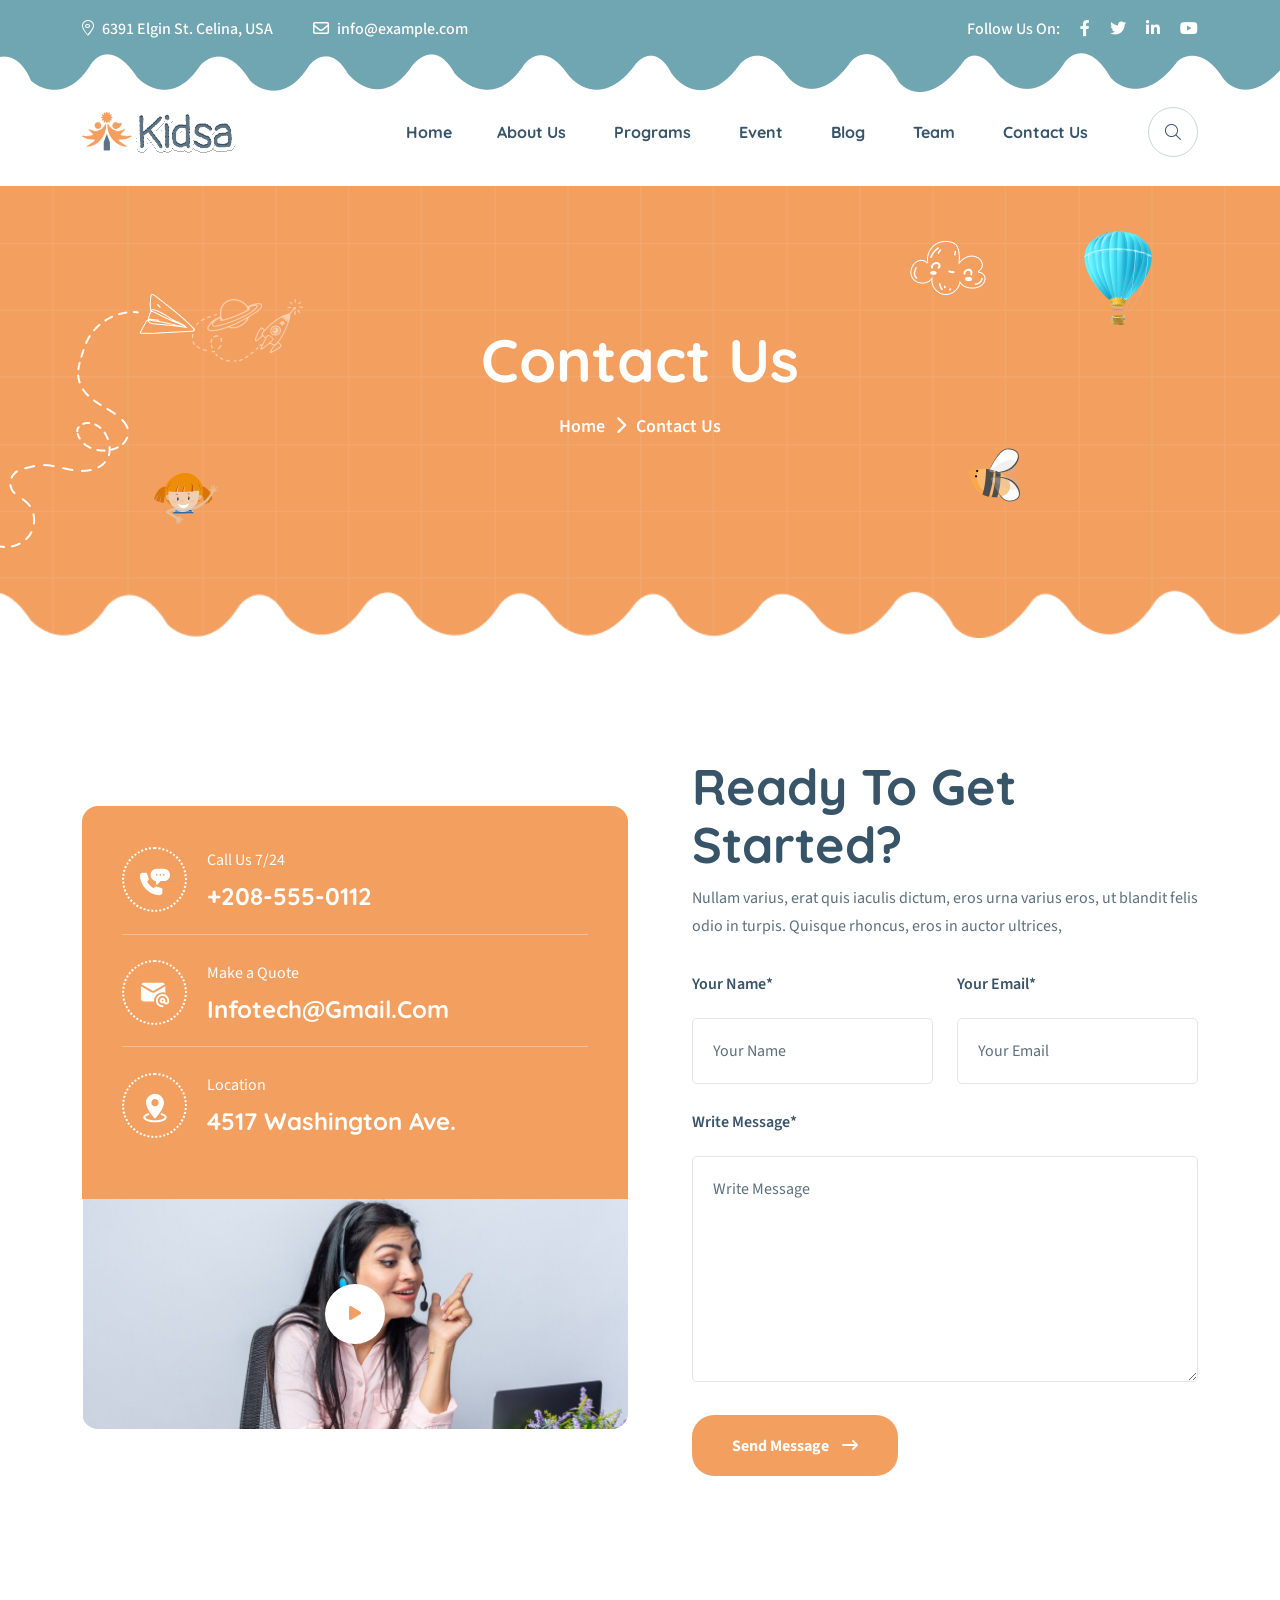
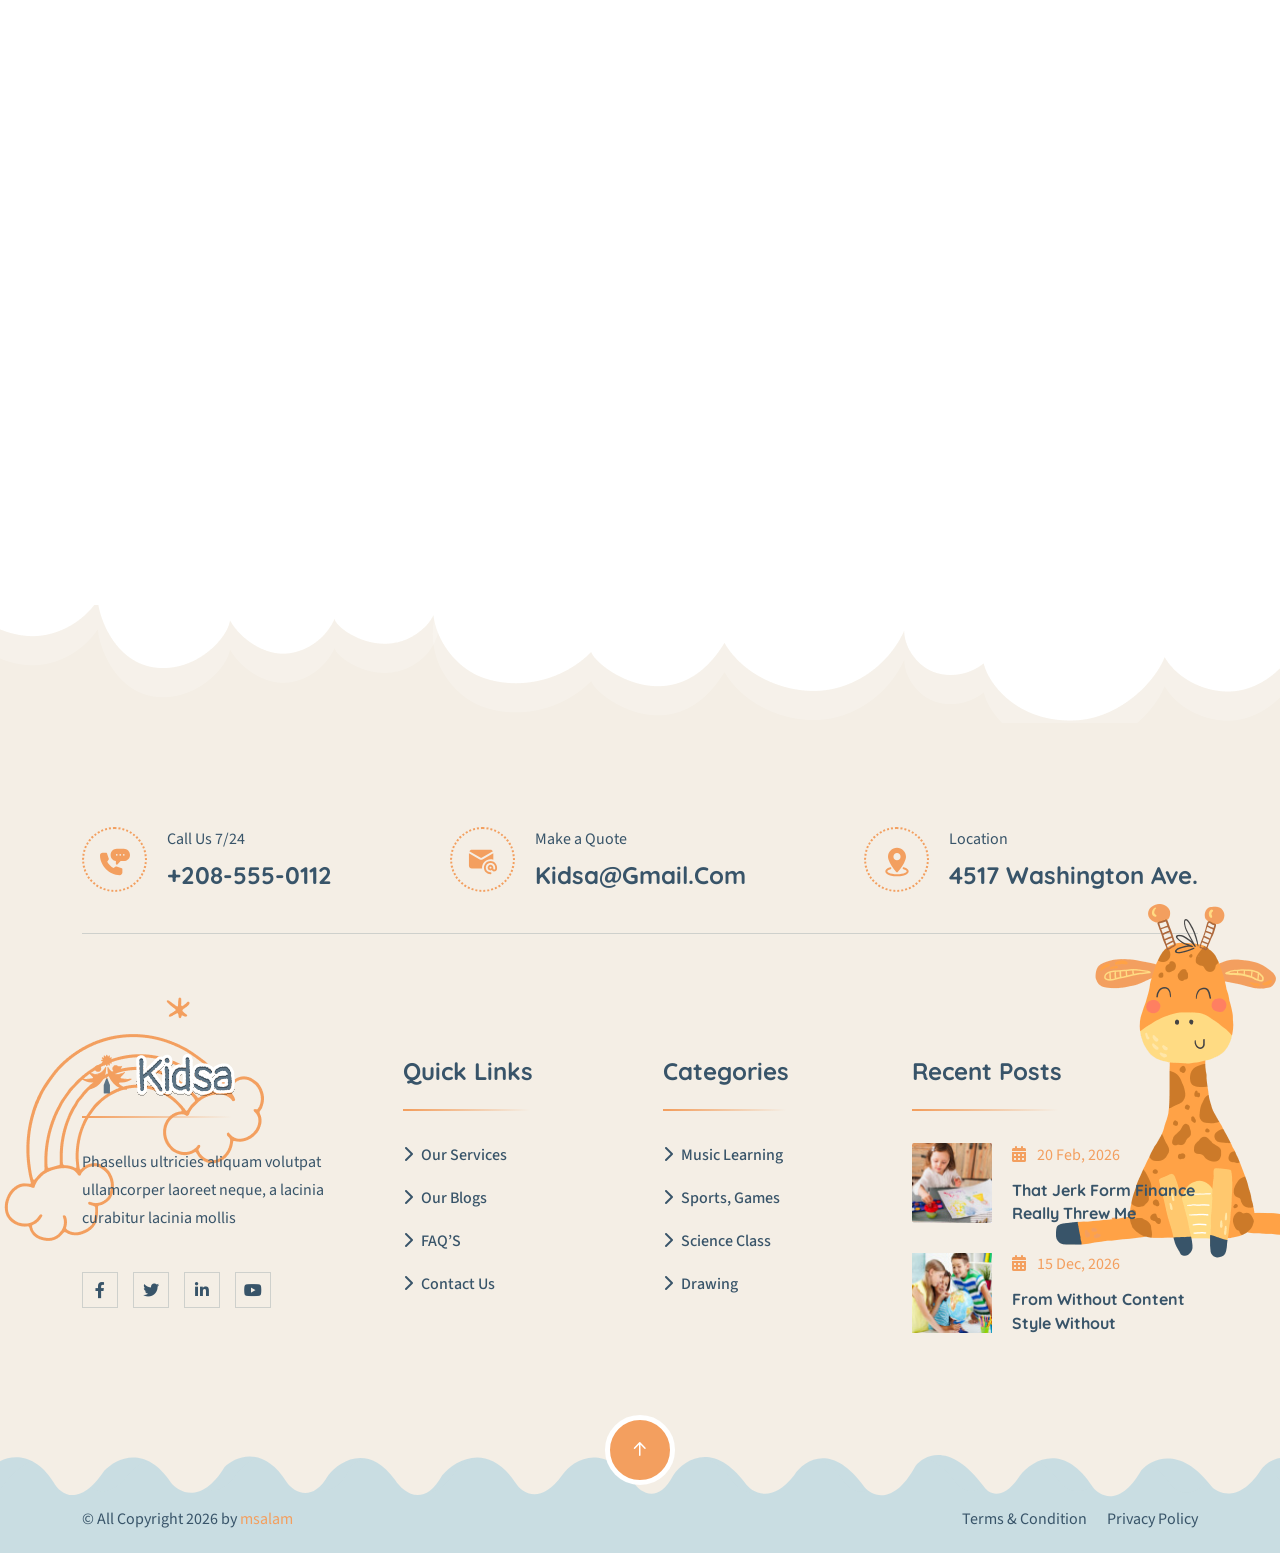
<file: contact.html>
<!DOCTYPE html>
<html lang="en">
    <!--<< Header Area >>-->
    

<head>
        <!-- ========== Meta Tags ========== -->
        <meta charset="UTF-8">
        <meta http-equiv="X-UA-Compatible" content="IE=edge">
        <meta name="viewport" content="width=device-width, initial-scale=1">
        <meta name="author" content="gramentheme">
        <meta name="description" content="Kidsa - Kindergarten School HTML Template">
        <!-- ======== Page title ============ -->
        <title>Kidsa - Kindergarten School HTML</title>
        <!--<< Favcion >>-->
        <link rel="shortcut icon" href="assets/img/favicon.svg">
        <!--<< Bootstrap min.css >>-->
        <link rel="stylesheet" href="assets/css/bootstrap.min.css">
        <!--<< All Min Css >>-->
        <link rel="stylesheet" href="assets/css/all.min.css">
        <!--<< Animate.css >>-->
        <link rel="stylesheet" href="assets/css/animate.css">
        <!--<< Icomoon.css >>-->
        <link rel="stylesheet" href="assets/css/icomoon.css">
        <!--<< Magnific Popup.css >>-->
        <link rel="stylesheet" href="assets/css/magnific-popup.css">
        <!--<< MeanMenu.css >>-->
        <link rel="stylesheet" href="assets/css/meanmenu.css">
        <!--<< Swiper Bundle.css >>-->
        <link rel="stylesheet" href="assets/css/swiper-bundle.min.css">
        <!--<< Nice Select.css >>-->
        <link rel="stylesheet" href="assets/css/nice-select.css">
        <!--<< Main.css >>-->
        <link rel="stylesheet" href="assets/css/main.css">
    </head>
    <body>

        <!-- Preloader Start -->
        <div id="preloader" class="preloader">
            <div class="animation-preloader">
                <div class="spinner">                
                </div>
                <div class="txt-loading">
                    <span data-text-preloader="K" class="letters-loading">
                        K
                    </span>
                    <span data-text-preloader="I" class="letters-loading">
                        I
                    </span>
                    <span data-text-preloader="D" class="letters-loading">
                        D
                    </span>
                    <span data-text-preloader="S" class="letters-loading">
                        S
                    </span>
                    <span data-text-preloader="A" class="letters-loading">
                        A
                    </span>
                </div>
                <p class="text-center">Loading</p>
            </div>
            <div class="loader">
                <div class="row">
                    <div class="col-3 loader-section section-left">
                        <div class="bg"></div>
                    </div>
                    <div class="col-3 loader-section section-left">
                        <div class="bg"></div>
                    </div>
                    <div class="col-3 loader-section section-right">
                        <div class="bg"></div>
                    </div>
                    <div class="col-3 loader-section section-right">
                        <div class="bg"></div>
                    </div>
                </div>
            </div>
        </div>

        <!-- Offcanvas Area Start -->
        <div class="fix-area">
            <div class="offcanvas__info">
                <div class="offcanvas__wrapper">
                    <div class="offcanvas__content">
                        <div class="offcanvas__top mb-5 d-flex justify-content-between align-items-center">
                            <div class="offcanvas__logo">
                                <a href="index.html">
                                    <img src="assets/img/logo/logo.svg" alt="logo-img">
                                </a>
                            </div>
                            <div class="offcanvas__close">
                                <button>
                                <i class="fas fa-times"></i>
                                </button>
                            </div>
                        </div>
                        <p class="text d-none d-xl-block">
                            Nullam dignissim, ante scelerisque the  is euismod fermentum odio sem semper the is erat, a feugiat leo urna eget eros. Duis Aenean a imperdiet risus.
                        </p>
                        <div class="mobile-menu fix mb-3"></div>
                        <div class="offcanvas__contact">
                            <h4>Contact Info</h4>
                            <ul>
                                <li class="d-flex align-items-center">
                                    <div class="offcanvas__contact-icon">
                                        <i class="fal fa-map-marker-alt"></i>
                                    </div>
                                    <div class="offcanvas__contact-text">
                                        <a target="_blank" href="#">Main Street, Melbourne, Australia</a>
                                    </div>
                                </li>
                                <li class="d-flex align-items-center">
                                    <div class="offcanvas__contact-icon mr-15">
                                        <i class="fal fa-envelope"></i>
                                    </div>
                                    <div class="offcanvas__contact-text">
                                        <a href="mailto:info@example.com"><span class="mailto:info@example.com">info@example.com</span></a>
                                    </div>
                                </li>
                                <li class="d-flex align-items-center">
                                    <div class="offcanvas__contact-icon mr-15">
                                        <i class="fal fa-clock"></i>
                                    </div>
                                    <div class="offcanvas__contact-text">
                                        <a target="_blank" href="#">Mod-friday, 09am -05pm</a>
                                    </div>
                                </li>
                                <li class="d-flex align-items-center">
                                    <div class="offcanvas__contact-icon mr-15">
                                        <i class="far fa-phone"></i>
                                    </div>
                                    <div class="offcanvas__contact-text">
                                        <a href="tel:+11002345909">+11002345909</a>
                                    </div>
                                </li>
                            </ul>
                            <div class="header-button mt-4">
                                <a href="contact.html" class="theme-btn text-center">
                                    <span>Get A Quote<i class="fa-solid fa-arrow-right-long"></i></span>
                                </a>
                            </div>
                            <div class="social-icon d-flex align-items-center">
                                <a href="#"><i class="fab fa-facebook-f"></i></a>
                                <a href="#"><i class="fab fa-twitter"></i></a>
                                <a href="#"><i class="fab fa-youtube"></i></a>
                                <a href="#"><i class="fab fa-linkedin-in"></i></a>
                            </div>
                        </div>
                    </div>
                </div>
            </div>
        </div>
        <div class="offcanvas__overlay"></div>

        <!-- Header Top Section Start -->
        <div class="header-top-section-4">
            <div class="header-top-shape">
                <img src="assets/img/header-top-shape-2.png" alt="shape-img">
            </div>
            <div class="container">
                <div class="header-top-wrapper style-2">
                    <ul class="contact-list">
                        <li>
                            <i class="fal fa-map-marker-alt"></i>
                            6391 Elgin St. Celina, USA
                        </li>
                        <li>
                            <i class="far fa-envelope"></i>
                            <a href="mailto:info@example.com" class="link">info@example.com</a>
                        </li>
                    </ul>
                    <div class="social-icon d-flex align-items-center">
                        <span>Follow Us On:</span>
                        <a href="#"><i class="fab fa-facebook-f"></i></a>
                        <a href="#"><i class="fab fa-twitter"></i></a>
                        <a href="#"><i class="fa-brands fa-linkedin-in"></i></a>
                        <a href="#"><i class="fa-brands fa-youtube"></i></a>
                    </div>
                </div>
            </div>
        </div>

        <!-- Header Section Start -->
        <header id="header-sticky" class="header-4">
            <div class="container">
                <div class="mega-menu-wrapper">
                    <div class="header-main style-2">
                        <div class="header-left">
                            <div class="logo">
                                <a href="index.html" class="header-logo">
                                    <img src="assets/img/logo/logo.svg" alt="logo-img">
                                </a>
                            </div>
                        </div>

                        <div class="header-right d-flex justify-content-end align-items-center">
                            <div class="mean__menu-wrapper">
                                <div class="main-menu">
                                    <nav id="mobile-menu">
                                         <ul>
                                            <li class="has-dropdown active menu-thumb">
                                                <a href="javascript:void(0)">
                                                    <a href="index.html">Home</a>
                                                </a> 
                                                                                      
                                            <li>
                                                <a href="about.html">About Us</a>
                                            </li>
                                            <li>
                                                <a href="program.html">Programs</a>
                                            </li>
                                            <li>
                                                <a href="event.html">Event</a>
                                            </li>
                                            
                                            <li>
                                                <a href="javascript:void(0)">
                                                    <a href="news.html">Blog</a>
                                                </a>
                                                
                                            </li>

                                            <li>
                                                <a href="team.html">Team</a>
                                            </li>
                                            
                                            <li>
                                                <a href="contact.html">Contact Us</a>
                                            </li>
                                        </ul>
                                    </nav>
                                </div>
                            </div>

                        <!-- <div class="header-right d-flex justify-content-end align-items-center">
                            <div class="mean__menu-wrapper">
                                <div class="main-menu">
                                     <nav id="mobile-menu">
                                        <ul>
                                            <li class="has-dropdown active menu-thumb">
                                                <a href="javascript:void(0)">
                                                Home 
                                                <i class="fas fa-angle-down"></i>
                                                </a>
                                                <ul class="submenu has-homemenu">
                                                    <li>
                                                        <div class="homemenu-items">
                                                            <div class="row row-cols-xl-4 row-cols-md-2 row-cols-2">
                                                                <div class="col homemenu">
                                                                <div class="homemenu-thumb">
                                                                    <img src="assets/img/header/home-1.jpg" alt="img">
                                                                    <div class="demo-button">
                                                                        <a href="index.html" class="theme-btn">
                                                                            <span>Multi Page</span>
                                                                        </a>
                                                                        <a href="index-one-page.html" class="theme-btn">
                                                                            <span>One Page</span>
                                                                        </a>
                                                                    </div>
                                                                </div>
                                                                <div class="homemenu-content text-center">
                                                                     <a href="index.html" class="homemenu-title">
                                                                           Kindergarten
                                                                    </a>
                                                                </div>
                                                                </div>
                                                                <div class="col homemenu">
                                                                    <div class="homemenu-thumb mb-15">
                                                                        <img src="assets/img/header/home-2.jpg" alt="img">
                                                                        <div class="demo-button">
                                                                            <a href="index-2.html" class="theme-btn">
                                                                                <span>Multi Page</span>
                                                                            </a>
                                                                            <a href="index-two-page.html" class="theme-btn">
                                                                                <span>One Page</span>
                                                                            </a>
                                                                        </div>
                                                                    </div>
                                                                    <div class="homemenu-content text-center">
                                                                         <a href="index-2.html" class="homemenu-title">
                                                                          Child Care
                                                                        </a>
                                                                    </div>
                                                                </div>
                                                                <div class="col homemenu">
                                                                    <div class="homemenu-thumb mb-15">
                                                                        <img src="assets/img/header/home-3.jpg" alt="img">
                                                                        <div class="demo-button">
                                                                            <a href="index-3.html" class="theme-btn">
                                                                                <span>Multi Page</span>
                                                                            </a>
                                                                            <a href="index-three-page.html" class="theme-btn">
                                                                                <span>One Page</span>
                                                                            </a>
                                                                        </div>
                                                                    </div>
                                                                    <div class="homemenu-content text-center">
                                                                         <a href="index-3.html" class="homemenu-title">
                                                                          Trial Nanny
                                                                        </a>
                                                                    </div>
                                                                </div>
                                                                <div class="col homemenu">
                                                                    <div class="homemenu-thumb mb-15">
                                                                        <img src="assets/img/header/home-4.jpg" alt="img">
                                                                        <div class="demo-button">
                                                                            <a href="index-4.html" class="theme-btn">
                                                                                <span>Multi Page</span>
                                                                            </a>
                                                                            <a href="index-four-page.html" class="theme-btn">
                                                                                <span>One Page</span>
                                                                            </a>
                                                                        </div>
                                                                    </div>
                                                                    <div class="homemenu-content text-center">
                                                                         <a href="index-4.html" class="homemenu-title">
                                                                          Daycare
                                                                        </a>
                                                                    </div>
                                                                </div>
                                                                <div class="col homemenu">
                                                                    <div class="homemenu-thumb mb-15">
                                                                        <img src="assets/img/header/home-5.jpg" alt="img">
                                                                        <div class="demo-button">
                                                                            <a href="index-5.html" class="theme-btn">
                                                                                <span>Multi Page</span>
                                                                            </a>
                                                                            <a href="index-five-page.html" class="theme-btn">
                                                                                <span>One Page</span>
                                                                            </a>
                                                                        </div>
                                                                        <div class="new-tag">
                                                                            <span>New</span>
                                                                        </div>
                                                                    </div>
                                                                    <div class="homemenu-content text-center">
                                                                         <a href="index-5.html" class="homemenu-title">
                                                                           Kids Academy
                                                                        </a>
                                                                    </div>
                                                                </div>
                                                                <div class="col homemenu">
                                                                    <div class="homemenu-thumb mb-15">
                                                                        <img src="assets/img/header/home-6.jpg" alt="img">
                                                                        <div class="demo-button">
                                                                            <a href="index-6.html" class="theme-btn">
                                                                                <span>Multi Page</span>
                                                                            </a>
                                                                            <a href="index-six-page.html" class="theme-btn">
                                                                                <span>One Page</span>
                                                                            </a>
                                                                        </div>
                                                                         <div class="new-tag">
                                                                            <span>New</span>
                                                                        </div>
                                                                    </div>
                                                                    <div class="homemenu-content text-center">
                                                                        <a href="index-6.html" class="homemenu-title">
                                                                           Preschool
                                                                        </a>
                                                                    </div>
                                                                </div>
                                                                <div class="col homemenu">
                                                                    <div class="homemenu-thumb mb-15">
                                                                        <img src="assets/img/header/home-7.jpg" alt="img">
                                                                        <div class="demo-button">
                                                                            <a href="index-7.html" class="theme-btn">
                                                                                <span>Multi Page</span>
                                                                            </a>
                                                                            <a href="index-seven-page.html" class="theme-btn">
                                                                                <span>One Page</span>
                                                                            </a>
                                                                        </div>
                                                                         <div class="new-tag">
                                                                            <span>New</span>
                                                                        </div>
                                                                    </div>
                                                                    <div class="homemenu-content text-center">
                                                                         <a href="index-7.html" class="homemenu-title">
                                                                           Private Nanny
                                                                        </a>
                                                                    </div>
                                                                </div>
                                                                <div class="col homemenu">
                                                                    <div class="homemenu-thumb mb-15">
                                                                        <img src="assets/img/header/home-8.jpg" alt="img">
                                                                        <div class="demo-button">
                                                                            <a href="index-8.html" class="theme-btn">
                                                                                <span>Multi Page</span>
                                                                            </a>
                                                                            <a href="index-eight-page.html" class="theme-btn">
                                                                                <span>One Page</span>
                                                                            </a>
                                                                        </div>
                                                                         <div class="new-tag">
                                                                            <span>New</span>
                                                                        </div>
                                                                    </div>
                                                                    <div class="homemenu-content text-center">
                                                                        <a href="index-8.html" class="homemenu-title">
                                                                           Kids Camp
                                                                        </a>
                                                                    </div>
                                                                </div>
                                                            </div>
                                                        </div>
                                                    </li>
                                                </ul>
                                            </li>
                                            <li class="has-dropdown active d-xl-none">
                                                <a href="javascript:void(0)" class="border-none">
                                                    Home
                                                </a>
                                                <ul class="submenu">
                                                    <li><a href="index.html">Kindergarten</a></li>
                                                    <li><a href="index-2.html">Child Care</a></li>
                                                    <li><a href="index-3.html">Trial Nanny</a></li>
                                                    <li><a href="index-4.html">Daycare</a></li>
                                                    <li><a href="index-5.html">Kids Academy</a></li>
                                                    <li><a href="index-6.html">Preschool</a></li>
                                                    <li><a href="index-7.html">Private Nanny</a></li>
                                                    <li><a href="index-8.html">Kids Camp</a></li>
                                                </ul>
                                            </li>
                                             <li class="has-dropdown d-xl-none">
                                                <a href="javascript:void(0)" class="border-none">
                                                    One Page
                                                </a>
                                                <ul class="submenu">
                                                    <li><a href="index-one-page.html">Kindergarten One Page</a></li>
                                                    <li><a href="index-two-page.html">Child Care One Page</a></li>
                                                    <li><a href="index-three-page.html">Trial Nanny One Page</a></li>
                                                    <li><a href="index-four-page.html">Daycare One Page</a></li>
                                                    <li><a href="index-five-page.html">Kids Academy One Page</a></li>
                                                    <li><a href="index-six-page.html">Preschool One Page</a></li>
                                                    <li><a href="index-seven-page.html">Private Nanny One Page</a></li>
                                                    <li><a href="index-eight-page.html">Kids Camp One Page</a></li>
                                                </ul>
                                            </li>
                                            <li>
                                                <a href="about.html">About Us</a>
                                            </li>
                                            <li>
                                                <a href="javascript:void(0)">
                                                    Programs
                                                    <i class="fas fa-angle-down"></i>
                                                </a>
                                                <ul class="submenu">
                                                    <li><a href="program.html">Programs Grid</a></li>
                                                    <li><a href="program-carousel.html">Programs Carousel</a></li>
                                                    <li><a href="program-details.html">Programs Details</a></li>
                                                </ul>
                                            </li>
                                            <li class="has-dropdown">
                                                <a href="javascript:void(0)">
                                                    Pages
                                                    <i class="fas fa-angle-down"></i>
                                                </a>
                                                <ul class="submenu">
                                                    <li class="has-dropdown">
                                                        <a href="javascript:void(0)">
                                                            Event
                                                        <i class="fas fa-angle-right"></i>
                                                        </a>
                                                        <ul class="submenu">
                                                                <li><a href="event.html">Event Grid</a></li>
                                                            <li><a href="event-carousel.html">Event Carousel</a></li>
                                                            <li><a href="event-details.html">Event Details</a></li>
                                                        </ul>
                                                    </li>
                                                    <li class="has-dropdown">
                                                        <a href="javascript:void(0)">
                                                        Teacher
                                                        <i class="fas fa-angle-right"></i>
                                                        </a>
                                                        <ul class="submenu">
                                                            <li><a href="team.html">Our Teacher</a></li>
                                                            <li><a href="team-carousel.html">Teacher Carousel</a></li>
                                                            <li><a href="team-details.html">Teacher Details</a></li>
                                                        </ul>
                                                    </li>
                                                    <li><a href="pricing.html">Pricing</a></li>
                                                    <li><a href="faq.html">Faq's</a></li>
                                                    <li><a href="login.html">Login</a></li>
                                                    <li><a href="404.html">404 Page</a></li>
                                                </ul>
                                            </li>
                                            <li>
                                                <a href="javascript:void(0)">
                                                    Blog
                                                    <i class="fas fa-angle-down"></i>
                                                </a>
                                                <ul class="submenu">
                                                    <li><a href="news-grid.html">Blog Grid</a></li>
                                                    <li><a href="news.html">Blog List</a></li>
                                                    <li><a href="news-carousel.html">Blog Carousel</a></li>
                                                    <li><a href="news-details.html">Blog Details</a></li>
                                                </ul>
                                            </li>
                                            <li>
                                                <a href="contact.html">Contact Us</a>
                                            </li>
                                        </ul>
                                    </nav>
                                </div>
                            </div> -->
                            <a href="#0" class="search-trigger search-icon"><i class="fal fa-search"></i></a>
                            <div class="header-button">
                                <a href="contact.html" class="theme-btn">
                                    <span>
                                        Book A visit
                                        <i class="fa-solid fa-arrow-right-long"></i>
                                    </span>
                                </a>
                            </div>
                            <div class="header__hamburger d-xl-none my-auto">
                                <div class="sidebar__toggle">
                                    <i class="fas fa-bars"></i>
                                </div>
                            </div>
                        </div>
                    </div>
                </div>
            </div>
        </header>

        <!-- Search Area Start -->
        <div class="search-wrap">
            <div class="search-inner">
                <i class="fas fa-times search-close" id="search-close"></i>
                <div class="search-cell">
                    <form method="get">
                        <div class="search-field-holder">
                            <input type="search" class="main-search-input" placeholder="Search...">
                        </div>
                    </form>
                </div>
            </div>
        </div>

        <!--<< Breadcrumb Section Start >>-->
        <div class="breadcrumb-wrapper bg-cover" style="background-image: url('assets/img/breadcrumb.png');">
            <div class="line-shape">
                <img src="assets/img/breadcrumb-shape/line.png" alt="shape-img">
            </div>
            <div class="plane-shape float-bob-y">
                <img src="assets/img/breadcrumb-shape/plane.png" alt="shape-img">
            </div>
            <div class="doll-shape float-bob-x">
                <img src="assets/img/breadcrumb-shape/doll.png" alt="shape-img">
            </div>
            <div class="parasuit-shape float-bob-y">
                <img src="assets/img/breadcrumb-shape/parasuit.png" alt="shape-img">
            </div>
            <div class="frame-shape">
                <img src="assets/img/breadcrumb-shape/frame.png" alt="shape-img">
            </div>
            <div class="bee-shape float-bob-x">
                <img src="assets/img/breadcrumb-shape/bee.png" alt="shape-img">
            </div>
            <div class="container">
                <div class="page-heading">
                    <h1 class="wow fadeInUp" data-wow-delay=".3s">Contact Us</h1>
                    <ul class="breadcrumb-items wow fadeInUp" data-wow-delay=".5s">
                        <li>
                            <a href="index.html">
                                Home
                            </a>
                        </li>
                        <li>
                            <i class="fas fa-chevron-right"></i>
                        </li>
                        <li>
                            Contact Us
                        </li>
                    </ul>
                </div>
            </div>
        </div>

         <!-- Contact Section Start -->
         <section class="contact-section fix section-padding">
            <div class="container">
                <div class="contact-wrapper-2">
                    <div class="row g-4 align-items-center">
                        <div class="col-lg-6">
                            <div class="contact-left-items">
                                <div class="contact-info-area-2">
                                    <div class="contact-info-items mb-4">
                                        <div class="icon">
                                            <svg width="30" height="30" viewBox="0 0 30 30" fill="none" xmlns="http://www.w3.org/2000/svg">
                                                <path d="M23.7891 1.81641H16.7578C13.3658 1.81641 10.6055 4.5767 10.6055 7.96875C10.6055 11.063 12.9015 13.631 15.8789 14.0585V16.7578C15.8788 16.9317 15.9303 17.1016 16.0268 17.2462C16.1234 17.3907 16.2607 17.5033 16.4214 17.5697C16.7456 17.705 17.1258 17.6325 17.3793 17.3792L20.6374 14.1211H23.7891C27.1811 14.1211 30 11.3608 30 7.96875C30 4.5767 27.1811 1.81641 23.7891 1.81641ZM16.7578 8.84754C16.2723 8.84754 15.8789 8.45402 15.8789 7.96863C15.8789 7.48324 16.2723 7.08973 16.7578 7.08973C17.2432 7.08973 17.6367 7.48324 17.6367 7.96863C17.6367 8.45402 17.2432 8.84754 16.7578 8.84754ZM20.2734 8.84754C19.7879 8.84754 19.3945 8.45402 19.3945 7.96863C19.3945 7.48324 19.7879 7.08973 20.2734 7.08973C20.7588 7.08973 21.1523 7.48324 21.1523 7.96863C21.1523 8.45402 20.7588 8.84754 20.2734 8.84754ZM23.7891 8.84754C23.3036 8.84754 22.9102 8.45402 22.9102 7.96863C22.9102 7.48324 23.3036 7.08973 23.7891 7.08973C24.2745 7.08973 24.668 7.48324 24.668 7.96863C24.668 8.45402 24.2745 8.84754 23.7891 8.84754Z" fill="white"/>
                                                <path d="M19.7461 28.1836C21.2 28.1836 22.3828 27.0008 22.3828 25.5469V22.0312C22.3828 21.6527 22.1408 21.3171 21.782 21.1978L16.5209 19.44C16.2634 19.3533 15.9819 19.3928 15.7553 19.5421L13.5186 21.033C11.1496 19.9035 8.33871 17.0925 7.20914 14.7236L8.7 12.4868C8.77415 12.3754 8.82189 12.2485 8.83958 12.1158C8.85728 11.9831 8.84447 11.8482 8.80213 11.7212L7.04432 6.46014C6.98611 6.28516 6.87428 6.13295 6.72469 6.02512C6.5751 5.91728 6.39534 5.85929 6.21094 5.85938H2.63672C1.18277 5.85938 0 7.02979 0 8.48373C0 18.61 9.6198 28.1836 19.7461 28.1836Z" fill="white"/>
                                                </svg>
                                                                              
                                        </div>
                                        <div class="content">
                                            <p>Call Us 7/24</p>
                                            <h3>
                                                <a href="tel:+2085550112">+208-555-0112</a>
                                            </h3>
                                        </div>
                                    </div>
                                    <div class="contact-info-items mb-4">
                                        <div class="icon">
                                            <svg width="30" height="30" viewBox="0 0 30 30" fill="none" xmlns="http://www.w3.org/2000/svg">
                                                <path d="M12.6503 10.8272C12.8028 10.914 12.9765 10.9569 13.1519 10.9509C13.3316 10.9344 13.5058 10.8798 13.6628 10.7906L24.9222 4.22062C24.6775 3.79416 24.3249 3.43955 23.8999 3.19239C23.4749 2.94523 22.9923 2.81422 22.5006 2.8125H3.75063C3.25879 2.81406 2.77603 2.94499 2.35081 3.19216C1.92559 3.43932 1.57289 3.79402 1.32812 4.22062L12.6503 10.8272Z" fill="white"/>
                                                <path d="M25.3125 6.15936V12.675C24.4104 12.3503 23.4587 12.1853 22.5 12.1875C20.2633 12.191 18.1192 13.081 16.5376 14.6626C14.956 16.2442 14.066 18.3883 14.0625 20.625C14.0623 20.9383 14.0811 21.2514 14.1188 21.5625H3.75C3.00476 21.5603 2.29069 21.2632 1.76372 20.7363C1.23676 20.2093 0.939726 19.4952 0.9375 18.75V6.15936L11.7094 12.45C12.1434 12.6874 12.6303 12.8118 13.125 12.8118C13.6197 12.8118 14.1066 12.6874 14.5406 12.45L25.3125 6.15936Z" fill="white"/>
                                                <path d="M22.5 14.0625C20.7595 14.0625 19.0903 14.7539 17.8596 15.9846C16.6289 17.2153 15.9375 18.8845 15.9375 20.625C15.9375 22.3655 16.6289 24.0347 17.8596 25.2654C19.0903 26.4961 20.7595 27.1875 22.5 27.1875C22.7486 27.1875 22.9871 27.0887 23.1629 26.9129C23.3387 26.7371 23.4375 26.4986 23.4375 26.25C23.4375 26.0014 23.3387 25.7629 23.1629 25.5871C22.9871 25.4113 22.7486 25.3125 22.5 25.3125C21.5729 25.3125 20.6666 25.0376 19.8958 24.5225C19.1249 24.0074 18.5241 23.2754 18.1693 22.4188C17.8145 21.5623 17.7217 20.6198 17.9026 19.7105C18.0834 18.8012 18.5299 17.966 19.1854 17.3104C19.841 16.6549 20.6762 16.2084 21.5855 16.0276C22.4948 15.8467 23.4373 15.9395 24.2938 16.2943C25.1504 16.6491 25.8824 17.2499 26.3975 18.0208C26.9126 18.7916 27.1875 19.6979 27.1875 20.625V21.5625C27.1875 21.8111 27.0887 22.0496 26.9129 22.2254C26.7371 22.4012 26.4986 22.5 26.25 22.5C26.0014 22.5 25.7629 22.4012 25.5871 22.2254C25.4113 22.0496 25.3125 21.8111 25.3125 21.5625V20.625C25.3125 20.0687 25.1476 19.525 24.8385 19.0625C24.5295 18.5999 24.0902 18.2395 23.5763 18.0266C23.0624 17.8137 22.4969 17.758 21.9513 17.8665C21.4057 17.9751 20.9046 18.2429 20.5113 18.6363C20.1179 19.0296 19.8501 19.5307 19.7415 20.0763C19.633 20.6219 19.6887 21.1874 19.9016 21.7013C20.1145 22.2152 20.4749 22.6545 20.9375 22.9635C21.4 23.2726 21.9437 23.4375 22.5 23.4375C22.9843 23.4344 23.4594 23.3048 23.8781 23.0616C24.2022 23.578 24.6856 23.9748 25.2552 24.1921C25.8248 24.4094 26.4496 24.4353 27.0353 24.266C27.621 24.0967 28.1356 23.7412 28.5013 23.2535C28.867 22.7657 29.064 22.1721 29.0625 21.5625V20.625C29.0605 18.8851 28.3685 17.2171 27.1382 15.9868C25.9079 14.7565 24.2399 14.0645 22.5 14.0625ZM22.5 21.5625C22.3146 21.5625 22.1333 21.5075 21.9792 21.4045C21.825 21.3015 21.7048 21.1551 21.6339 20.9838C21.5629 20.8125 21.5443 20.624 21.5805 20.4421C21.6167 20.2602 21.706 20.0932 21.8371 19.9621C21.9682 19.831 22.1352 19.7417 22.3171 19.7055C22.499 19.6693 22.6875 19.6879 22.8588 19.7589C23.0301 19.8298 23.1765 19.95 23.2795 20.1042C23.3825 20.2583 23.4375 20.4396 23.4375 20.625C23.4375 20.8736 23.3387 21.1121 23.1629 21.2879C22.9871 21.4637 22.7486 21.5625 22.5 21.5625Z" fill="white"/>
                                            </svg>                      
                                        </div>
                                        <div class="content">
                                            <p>Make a Quote</p>
                                            <h3>
                                                <a href="mailto:infotech@gmail.com">Infotech@gmail.com</a>
                                            </h3>
                                        </div>
                                    </div>
                                    <div class="contact-info-items border-none">
                                        <div class="icon">
                                            <svg width="32" height="32" viewBox="0 0 32 32" fill="none" xmlns="http://www.w3.org/2000/svg">
                                                <path fill-rule="evenodd" clip-rule="evenodd" d="M16 1.66675C11.036 1.66675 7 5.73875 7 10.7614C7 12.4627 7.74933 14.5734 8.84 16.6787C11.2413 21.3147 15.2413 25.9841 15.2413 25.9841C15.3352 26.0934 15.4516 26.1812 15.5826 26.2413C15.7135 26.3015 15.8559 26.3326 16 26.3326C16.1441 26.3326 16.2865 26.3015 16.4174 26.2413C16.5484 26.1812 16.6648 26.0934 16.7587 25.9841C16.7587 25.9841 20.7587 21.3147 23.16 16.6787C24.2507 14.5734 25 12.4627 25 10.7614C25 5.73875 20.964 1.66675 16 1.66675ZM16 7.00008C15.0447 7.02585 14.1371 7.42346 13.4705 8.10828C12.8039 8.79311 12.4309 9.71106 12.4309 10.6667C12.4309 11.6224 12.8039 12.5404 13.4705 13.2252C14.1371 13.91 15.0447 14.3076 16 14.3334C16.9553 14.3076 17.8629 13.91 18.5295 13.2252C19.1961 12.5404 19.5691 11.6224 19.5691 10.6667C19.5691 9.71106 19.1961 8.79311 18.5295 8.10828C17.8629 7.42346 16.9553 7.02585 16 7.00008Z" fill="white"/>
                                                <path fill-rule="evenodd" clip-rule="evenodd" d="M22.3774 23.1694C23.4614 23.4948 24.3547 23.8974 24.972 24.3694C25.372 24.6734 25.6654 24.9707 25.6654 25.3334C25.6654 25.5467 25.544 25.7401 25.3734 25.9334C25.0907 26.2521 24.6707 26.5387 24.1507 26.8054C22.3134 27.7454 19.3427 28.3334 15.9987 28.3334C12.6547 28.3334 9.68403 27.7454 7.8467 26.8054C7.3267 26.5387 6.9067 26.2521 6.62403 25.9334C6.45336 25.7401 6.33203 25.5467 6.33203 25.3334C6.33203 24.9707 6.62536 24.6734 7.02536 24.3694C7.6427 23.8974 8.53603 23.4948 9.62003 23.1694C9.87411 23.093 10.0874 22.9188 10.2131 22.6852C10.3387 22.4515 10.3664 22.1775 10.29 21.9234C10.2136 21.6693 10.0395 21.456 9.80579 21.3304C9.57212 21.2047 9.29811 21.177 9.04403 21.2534C7.39336 21.7507 6.1107 22.4321 5.34003 23.1854C4.6627 23.8454 4.33203 24.5841 4.33203 25.3334C4.33203 26.2694 4.86136 27.2027 5.93736 27.9814C7.82536 29.3467 11.6174 30.3334 15.9987 30.3334C20.38 30.3334 24.172 29.3467 26.06 27.9814C27.136 27.2027 27.6654 26.2694 27.6654 25.3334C27.6654 24.5841 27.3347 23.8454 26.6574 23.1854C25.8867 22.4321 24.604 21.7507 22.9534 21.2534C22.8276 21.2156 22.6955 21.2029 22.5648 21.2161C22.4341 21.2293 22.3073 21.2681 22.1916 21.3304C22.0759 21.3926 21.9736 21.477 21.8905 21.5787C21.8074 21.6805 21.7452 21.7976 21.7074 21.9234C21.6695 22.0492 21.6569 22.1812 21.6701 22.3119C21.6833 22.4427 21.7221 22.5695 21.7843 22.6852C21.8465 22.8009 21.9309 22.9032 22.0327 22.9863C22.1344 23.0694 22.2516 23.1316 22.3774 23.1694Z" fill="white"/>
                                            </svg>                    
                                        </div>
                                        <div class="content">
                                            <p>Location</p>
                                            <h3>
                                                4517 Washington ave.
                                            </h3>
                                        </div>
                                    </div>
                                </div>
                                <div class="video-image">
                                    <img src="assets/img/video.jpg" alt="img">
                                    <div class="video-box">
                                        <a href="https://www.youtube.com/watch?v=Cn4G2lZ_g2I" class="video-btn ripple video-popup">
                                            <i class="fa-solid fa-play"></i>
                                        </a>
                                    </div>
                                </div>
                            </div>
                        </div>
                        <div class="col-lg-6">
                            <div class="contact-content">
                                <h2>Ready to Get Started?</h2>
                                <p>
                                    Nullam varius, erat quis iaculis dictum, eros urna varius eros, ut blandit felis odio in turpis. Quisque rhoncus, eros in auctor ultrices,
                                </p>
                                <form action="https://ex-coders.com/html/kidsa/contact.php" id="contact-form" method="POST" class="contact-form-items">
                                    <div class="row g-4">
                                        <div class="col-lg-6 wow fadeInUp" data-wow-delay=".3s">
                                            <div class="form-clt">
                                                <span>Your name*</span>
                                                <input type="text" name="name" id="name" placeholder="Your Name">
                                            </div>
                                        </div>
                                        <div class="col-lg-6 wow fadeInUp" data-wow-delay=".5s">
                                            <div class="form-clt">
                                                <span>Your Email*</span>
                                                <input type="text" name="email" id="email" placeholder="Your Email">
                                            </div>
                                        </div>
                                        <div class="col-lg-12 wow fadeInUp" data-wow-delay=".7s">
                                            <div class="form-clt">
                                                <span>Write Message*</span>
                                                <textarea name="message" id="message" placeholder="Write Message"></textarea>
                                            </div>
                                        </div>
                                        <div class="col-lg-7 wow fadeInUp" data-wow-delay=".9s">
                                            <button type="submit" class="theme-btn">
                                                Send Message <i class="fa-solid fa-arrow-right-long"></i>
                                            </button>
                                        </div>
                                    </div>
                                </form>
                            </div>
                        </div>
                    </div>
                </div>
            </div>
        </section>
        
        <!--<< Map Section Start >>-->
        <div class="map-section">
            <div class="map-items">
                <div class="googpemap">
                    <iframe src="https://www.google.com/maps/embed?pb=!1m18!1m12!1m3!1d6678.7619084840835!2d144.9618311901502!3d-37.81450084255415!2m3!1f0!2f0!3f0!3m2!1i1024!2i768!4f13.1!3m3!1m2!1s0x6ad642b4758afc1d%3A0x3119cc820fdfc62e!2sEnvato!5e0!3m2!1sen!2sbd!4v1641984054261!5m2!1sen!2sbd" style="border:0;" allowfullscreen="" loading="lazy"></iframe>
                </div>
            </div>
        </div>

        <!--<< Footer Section Start >>-->
        <footer class="footer-section section-bg fix">
            <div class="footer-top-shape">
                <img src="assets/img/footer-top.png" alt="shape-img">
            </div>
            <div class="frame-shape">
                <img src="assets/img/frame.png" alt="shape-img">
            </div>
            <div class="zebra-shape">
                <img src="assets/img/about/zebra.png" alt="shape-img">
            </div>
            <div class="container">
                <div class="contact-info-area">
                    <div class="contact-info-items wow fadeInUp" data-wow-delay=".3s">
                        <div class="icon">
                            <svg width="30" height="30" viewBox="0 0 30 30" fill="none" xmlns="http://www.w3.org/2000/svg">
                                <path d="M23.7891 1.81641H16.7578C13.3658 1.81641 10.6055 4.5767 10.6055 7.96875C10.6055 11.063 12.9015 13.631 15.8789 14.0585V16.7578C15.8788 16.9317 15.9303 17.1016 16.0268 17.2462C16.1234 17.3907 16.2607 17.5033 16.4214 17.5697C16.7456 17.705 17.1258 17.6325 17.3793 17.3792L20.6374 14.1211H23.7891C27.1811 14.1211 30 11.3608 30 7.96875C30 4.5767 27.1811 1.81641 23.7891 1.81641ZM16.7578 8.84754C16.2723 8.84754 15.8789 8.45402 15.8789 7.96863C15.8789 7.48324 16.2723 7.08973 16.7578 7.08973C17.2432 7.08973 17.6367 7.48324 17.6367 7.96863C17.6367 8.45402 17.2432 8.84754 16.7578 8.84754ZM20.2734 8.84754C19.7879 8.84754 19.3945 8.45402 19.3945 7.96863C19.3945 7.48324 19.7879 7.08973 20.2734 7.08973C20.7588 7.08973 21.1523 7.48324 21.1523 7.96863C21.1523 8.45402 20.7588 8.84754 20.2734 8.84754ZM23.7891 8.84754C23.3036 8.84754 22.9102 8.45402 22.9102 7.96863C22.9102 7.48324 23.3036 7.08973 23.7891 7.08973C24.2745 7.08973 24.668 7.48324 24.668 7.96863C24.668 8.45402 24.2745 8.84754 23.7891 8.84754Z" fill="#F39F5F"/>
                                <path d="M19.7461 28.1836C21.2 28.1836 22.3828 27.0008 22.3828 25.5469V22.0312C22.3828 21.6527 22.1408 21.3171 21.782 21.1978L16.5209 19.44C16.2634 19.3533 15.9819 19.3928 15.7553 19.5421L13.5186 21.033C11.1496 19.9035 8.33871 17.0925 7.20914 14.7236L8.7 12.4868C8.77415 12.3754 8.82189 12.2485 8.83958 12.1158C8.85728 11.9831 8.84447 11.8482 8.80213 11.7212L7.04432 6.46014C6.98611 6.28516 6.87428 6.13295 6.72469 6.02512C6.5751 5.91728 6.39534 5.85929 6.21094 5.85938H2.63672C1.18277 5.85938 0 7.02979 0 8.48373C0 18.61 9.6198 28.1836 19.7461 28.1836Z" fill="#F39F5F"/>
                            </svg>                                        
                        </div>
                        <div class="content">
                            <p>Call Us 7/24</p>
                            <h3>
                                <a href="tel:+2085550112">+208-555-0112</a>
                            </h3>
                        </div>
                    </div>
                    <div class="contact-info-items wow fadeInUp" data-wow-delay=".5s">
                        <div class="icon">
                            <svg width="30" height="30" viewBox="0 0 30 30" fill="none" xmlns="http://www.w3.org/2000/svg">
                                <path d="M12.6493 10.8272C12.8019 10.914 12.9755 10.9569 13.1509 10.9509C13.3307 10.9344 13.5048 10.8798 13.6618 10.7906L24.9212 4.22062C24.6765 3.79416 24.324 3.43955 23.8989 3.19239C23.4739 2.94523 22.9913 2.81422 22.4996 2.8125H3.74965C3.25782 2.81406 2.77505 2.94499 2.34983 3.19216C1.92461 3.43932 1.57191 3.79402 1.32715 4.22062L12.6493 10.8272Z" fill="#F39F5F"/>
                                <path d="M25.3125 6.15918V12.6748C24.4104 12.3501 23.4587 12.1852 22.5 12.1873C20.2633 12.1908 18.1192 13.0808 16.5376 14.6624C14.956 16.244 14.066 18.3881 14.0625 20.6248C14.0623 20.9382 14.0811 21.2512 14.1188 21.5623H3.75C3.00476 21.5601 2.29069 21.263 1.76372 20.7361C1.23676 20.2091 0.939726 19.495 0.9375 18.7498V6.15918L11.7094 12.4498C12.1434 12.6872 12.6303 12.8116 13.125 12.8116C13.6197 12.8116 14.1066 12.6872 14.5406 12.4498L25.3125 6.15918Z" fill="#F39F5F"/>
                                <path d="M22.5 14.0625C20.7595 14.0625 19.0903 14.7539 17.8596 15.9846C16.6289 17.2153 15.9375 18.8845 15.9375 20.625C15.9375 22.3655 16.6289 24.0347 17.8596 25.2654C19.0903 26.4961 20.7595 27.1875 22.5 27.1875C22.7486 27.1875 22.9871 27.0887 23.1629 26.9129C23.3387 26.7371 23.4375 26.4986 23.4375 26.25C23.4375 26.0014 23.3387 25.7629 23.1629 25.5871C22.9871 25.4113 22.7486 25.3125 22.5 25.3125C21.5729 25.3125 20.6666 25.0376 19.8958 24.5225C19.1249 24.0074 18.5241 23.2754 18.1693 22.4188C17.8145 21.5623 17.7217 20.6198 17.9026 19.7105C18.0834 18.8012 18.5299 17.966 19.1854 17.3104C19.841 16.6549 20.6762 16.2084 21.5855 16.0276C22.4948 15.8467 23.4373 15.9395 24.2938 16.2943C25.1504 16.6491 25.8824 17.2499 26.3975 18.0208C26.9126 18.7916 27.1875 19.6979 27.1875 20.625V21.5625C27.1875 21.8111 27.0887 22.0496 26.9129 22.2254C26.7371 22.4012 26.4986 22.5 26.25 22.5C26.0014 22.5 25.7629 22.4012 25.5871 22.2254C25.4113 22.0496 25.3125 21.8111 25.3125 21.5625V20.625C25.3125 20.0687 25.1476 19.525 24.8385 19.0625C24.5295 18.5999 24.0902 18.2395 23.5763 18.0266C23.0624 17.8137 22.4969 17.758 21.9513 17.8665C21.4057 17.9751 20.9046 18.2429 20.5113 18.6363C20.1179 19.0296 19.8501 19.5307 19.7415 20.0763C19.633 20.6219 19.6887 21.1874 19.9016 21.7013C20.1145 22.2152 20.4749 22.6545 20.9375 22.9635C21.4 23.2726 21.9437 23.4375 22.5 23.4375C22.9843 23.4344 23.4594 23.3048 23.8781 23.0616C24.2022 23.578 24.6856 23.9748 25.2552 24.1921C25.8248 24.4094 26.4496 24.4353 27.0353 24.266C27.621 24.0967 28.1356 23.7412 28.5013 23.2535C28.867 22.7657 29.064 22.1721 29.0625 21.5625V20.625C29.0605 18.8851 28.3685 17.2171 27.1382 15.9868C25.9079 14.7565 24.2399 14.0645 22.5 14.0625ZM22.5 21.5625C22.3146 21.5625 22.1333 21.5075 21.9792 21.4045C21.825 21.3015 21.7048 21.1551 21.6339 20.9838C21.5629 20.8125 21.5443 20.624 21.5805 20.4421C21.6167 20.2602 21.706 20.0932 21.8371 19.9621C21.9682 19.831 22.1352 19.7417 22.3171 19.7055C22.499 19.6693 22.6875 19.6879 22.8588 19.7589C23.0301 19.8298 23.1765 19.95 23.2795 20.1042C23.3825 20.2583 23.4375 20.4396 23.4375 20.625C23.4375 20.8736 23.3387 21.1121 23.1629 21.2879C22.9871 21.4637 22.7486 21.5625 22.5 21.5625Z" fill="#F39F5F"/>
                            </svg>
                                                                        
                        </div>
                        <div class="content">
                            <p>Make a Quote</p>
                            <h3>
                                <a href="mailto:kidsa@gmail.com">kidsa@gmail.com</a>
                            </h3>
                        </div>
                    </div>
                    <div class="contact-info-items wow fadeInUp" data-wow-delay=".7s">
                        <div class="icon">
                            <svg width="32" height="32" viewBox="0 0 32 32" fill="none" xmlns="http://www.w3.org/2000/svg">
                                <path fill-rule="evenodd" clip-rule="evenodd" d="M16 1.66699C11.036 1.66699 7 5.73899 7 10.7617C7 12.463 7.74933 14.5737 8.84 16.679C11.2413 21.315 15.2413 25.9843 15.2413 25.9843C15.3352 26.0937 15.4516 26.1814 15.5826 26.2416C15.7135 26.3017 15.8559 26.3328 16 26.3328C16.1441 26.3328 16.2865 26.3017 16.4174 26.2416C16.5484 26.1814 16.6648 26.0937 16.7587 25.9843C16.7587 25.9843 20.7587 21.315 23.16 16.679C24.2507 14.5737 25 12.463 25 10.7617C25 5.73899 20.964 1.66699 16 1.66699ZM16 7.00033C15.0447 7.02609 14.1371 7.4237 13.4705 8.10853C12.8039 8.79335 12.4309 9.7113 12.4309 10.667C12.4309 11.6227 12.8039 12.5406 13.4705 13.2255C14.1371 13.9103 15.0447 14.3079 16 14.3337C16.9553 14.3079 17.8629 13.9103 18.5295 13.2255C19.1961 12.5406 19.5691 11.6227 19.5691 10.667C19.5691 9.7113 19.1961 8.79335 18.5295 8.10853C17.8629 7.4237 16.9553 7.02609 16 7.00033Z" fill="#F39F5F"/>
                                <path fill-rule="evenodd" clip-rule="evenodd" d="M22.3783 23.1693C23.4623 23.4946 24.3557 23.8973 24.973 24.3693C25.373 24.6733 25.6663 24.9706 25.6663 25.3333C25.6663 25.5466 25.545 25.74 25.3743 25.9333C25.0917 26.252 24.6717 26.5386 24.1517 26.8053C22.3143 27.7453 19.3437 28.3333 15.9997 28.3333C12.6557 28.3333 9.68501 27.7453 7.84767 26.8053C7.32767 26.5386 6.90767 26.252 6.62501 25.9333C6.45434 25.74 6.33301 25.5466 6.33301 25.3333C6.33301 24.9706 6.62634 24.6733 7.02634 24.3693C7.64367 23.8973 8.53701 23.4946 9.62101 23.1693C9.87509 23.0929 10.0884 22.9187 10.2141 22.6851C10.3397 22.4514 10.3674 22.1774 10.291 21.9233C10.2146 21.6692 10.0404 21.4559 9.80677 21.3302C9.5731 21.2046 9.29909 21.1769 9.04501 21.2533C7.39434 21.7506 6.11167 22.432 5.34101 23.1853C4.66367 23.8453 4.33301 24.584 4.33301 25.3333C4.33301 26.2693 4.86234 27.2026 5.93834 27.9813C7.82634 29.3466 11.6183 30.3333 15.9997 30.3333C20.381 30.3333 24.173 29.3466 26.061 27.9813C27.137 27.2026 27.6663 26.2693 27.6663 25.3333C27.6663 24.584 27.3357 23.8453 26.6583 23.1853C25.8877 22.432 24.605 21.7506 22.9543 21.2533C22.8285 21.2155 22.6965 21.2028 22.5658 21.216C22.4351 21.2292 22.3083 21.268 22.1926 21.3302C22.0769 21.3925 21.9746 21.4769 21.8915 21.5786C21.8084 21.6804 21.7462 21.7975 21.7083 21.9233C21.6705 22.0491 21.6578 22.1811 21.6711 22.3118C21.6843 22.4425 21.7231 22.5694 21.7853 22.6851C21.8475 22.8008 21.9319 22.9031 22.0337 22.9862C22.1354 23.0692 22.2525 23.1315 22.3783 23.1693Z" fill="#F39F5F"/>
                            </svg>                     
                        </div>
                        <div class="content">
                            <p>Location</p>
                            <h3>
                                4517 Washington ave.
                            </h3>
                        </div>
                    </div>
                </div>    
            </div>
            <div class="footer-widgets-wrapper">
                <div class="container">
                    <div class="row">
                        <div class="col-xl-3 col-lg-4 col-md-6 wow fadeInUp" data-wow-delay=".3s">
                            <div class="single-footer-widget">
                                <div class="widget-head">
                                    <a href="index.html">
                                        <img src="assets/img/logo/logo.svg" alt="logo-img">
                                    </a>
                                </div>
                                <div class="footer-content">
                                    <p>
                                        Phasellus ultricies aliquam volutpat 
                                        ullamcorper laoreet neque, a lacinia
                                        curabitur lacinia mollis
                                    </p>
                                    <div class="social-icon d-flex align-items-center">
                                        <a href="#"><i class="fab fa-facebook-f"></i></a>
                                        <a href="#"><i class="fab fa-twitter"></i></a>
                                        <a href="#"><i class="fa-brands fa-linkedin-in"></i></a>
                                        <a href="#"><i class="fa-brands fa-youtube"></i></a>
                                    </div>
                                </div>
                            </div>
                        </div>
                        <div class="col-xl-2 col-lg-4 col-md-6 ps-lg-5 wow fadeInUp" data-wow-delay=".5s">
                            <div class="single-footer-widget">
                                <div class="widget-head">
                                    <h3>Quick Links</h3>
                                </div>
                                <ul class="list-area">
                                    <li>
                                        <a href="program-details.html">
                                            <i class="fa-solid fa-chevron-right"></i>
                                            Our Services
                                        </a>
                                    </li>
                                    <li>
                                        <a href="news-details.html">
                                            <i class="fa-solid fa-chevron-right"></i>
                                            Our Blogs
                                        </a>
                                    </li>
                                    <li>
                                        <a href="faq.html">
                                            <i class="fa-solid fa-chevron-right"></i>
                                            FAQ’S
                                        </a>
                                    </li>
                                    <li>
                                        <a href="contact.html">
                                            <i class="fa-solid fa-chevron-right"></i>
                                            Contact Us
                                        </a>
                                    </li>
                                </ul>
                            </div>
                        </div>
                        <div class="col-xl-3 col-lg-4 col-md-6 ps-lg-5 wow fadeInUp" data-wow-delay=".5s">
                            <div class="single-footer-widget style-margin">
                                <div class="widget-head">
                                    <h3>Categories</h3>
                                </div>
                                <ul class="list-area">
                                    <li>
                                        <a href="program-details.html">
                                            <i class="fa-solid fa-chevron-right"></i>
                                            Music Learning
                                        </a>
                                    </li>
                                    <li>
                                        <a href="program-details.html">
                                            <i class="fa-solid fa-chevron-right"></i>
                                            Sports, Games
                                        </a>
                                    </li>
                                    <li>
                                        <a href="program-details.html">
                                            <i class="fa-solid fa-chevron-right"></i>
                                            Science Class
                                        </a>
                                    </li>
                                    <li>
                                        <a href="program-details.html">
                                            <i class="fa-solid fa-chevron-right"></i>
                                            Drawing
                                        </a>
                                    </li>
                                </ul>
                            </div>
                        </div>
                        <div class="col-xl-4 col-lg-4 col-md-6 wow fadeInUp" data-wow-delay=".7s">
                            <div class="single-footer-widget style-margin">
                                <div class="widget-head">
                                    <h3>Recent Posts</h3>
                                </div>
                                <div class="recent-post-area">
                                    <div class="recent-post-items">
                                        <div class="thumb">
                                            <img src="assets/img/news/pp1.jpg" alt="post-img">
                                        </div>
                                        <div class="content">
                                            <ul class="post-date">
                                                <li>
                                                    <i class="fa-solid fa-calendar-days me-2"></i>
                                                    20 Feb, 2026
                                                </li>
                                            </ul>
                                            <h6>
                                                <a href="news-details.html">
                                                    That jerk Form Finance <br>
                                                    really threw me
                                                </a>
                                            </h6>
                                        </div>
                                    </div>
                                    <div class="recent-post-items mb-0">
                                        <div class="thumb">
                                            <img src="assets/img/news/pp2.jpg" alt="post-img">
                                        </div>
                                        <div class="content">
                                            <ul class="post-date">
                                                <li>
                                                    <i class="fa-solid fa-calendar-days me-2"></i>
                                                    15 Dec, 2026
                                                </li>
                                            </ul>
                                            <h6>
                                                <a href="news-details.html">
                                                    From without content <br>
                                                    style without 
                                                </a>
                                            </h6>
                                        </div>
                                    </div>
                                </div>
                            </div>
                        </div>
                    </div>
                </div>
            </div>
            <div class="footer-bottom">
                <div class="f-bottom-shape">
                    <img src="assets/img/footer-bottom.png" alt="shape-img">
                </div>
                <div class="container">
                    <div class="footer-wrapper d-flex align-items-center justify-content-between">
                        <p class="wow fadeInLeft color-2" data-wow-delay=".3s">
                            © All Copyright 2026 by <a href="index.html">msalam</a>
                        </p>
                        <ul class="footer-menu wow fadeInRight" data-wow-delay=".5s">
                            <li>
                                <a href="contact.html">
                                    Terms & Condition
                                </a>
                            </li>
                            <li>
                                <a href="contact.html">
                                    Privacy Policy
                                </a>
                            </li>
                        </ul>
                    </div>
                </div>
                <a href="#" id="scrollUp" class="scroll-icon">
                    <i class="far fa-arrow-up"></i>
                </a>
            </div>
        </footer>

        <!--<< All JS Plugins >>-->
        <script src="assets/js/jquery-3.7.1.min.js"></script>
        <!--<< Viewport Js >>-->
        <script src="assets/js/viewport.jquery.js"></script>
        <!--<< Bootstrap Js >>-->
        <script src="assets/js/bootstrap.bundle.min.js"></script>
        <!--<< Nice Select Js >>-->
        <script src="assets/js/jquery.nice-select.min.js"></script>
        <!--<< Waypoints Js >>-->
        <script src="assets/js/jquery.waypoints.js"></script>
        <!--<< Counterup Js >>-->
        <script src="assets/js/jquery.counterup.min.js"></script>
        <!--<< Swiper Slider Js >>-->
        <script src="assets/js/swiper-bundle.min.js"></script>
        <!--<< MeanMenu Js >>-->
        <script src="assets/js/jquery.meanmenu.min.js"></script>
        <!--<< Magnific Popup Js >>-->
        <script src="assets/js/jquery.magnific-popup.min.js"></script>
        <!--<< Wow Animation Js >>-->
        <script src="assets/js/wow.min.js"></script>
        <!--<< Ajax Mail Js >>-->
        <script src="assets/js/ajax-mail.js"></script>
        <!--<< Main.js >>-->
        <script src="assets/js/main.js"></script>
    </body>


</html>
</file>
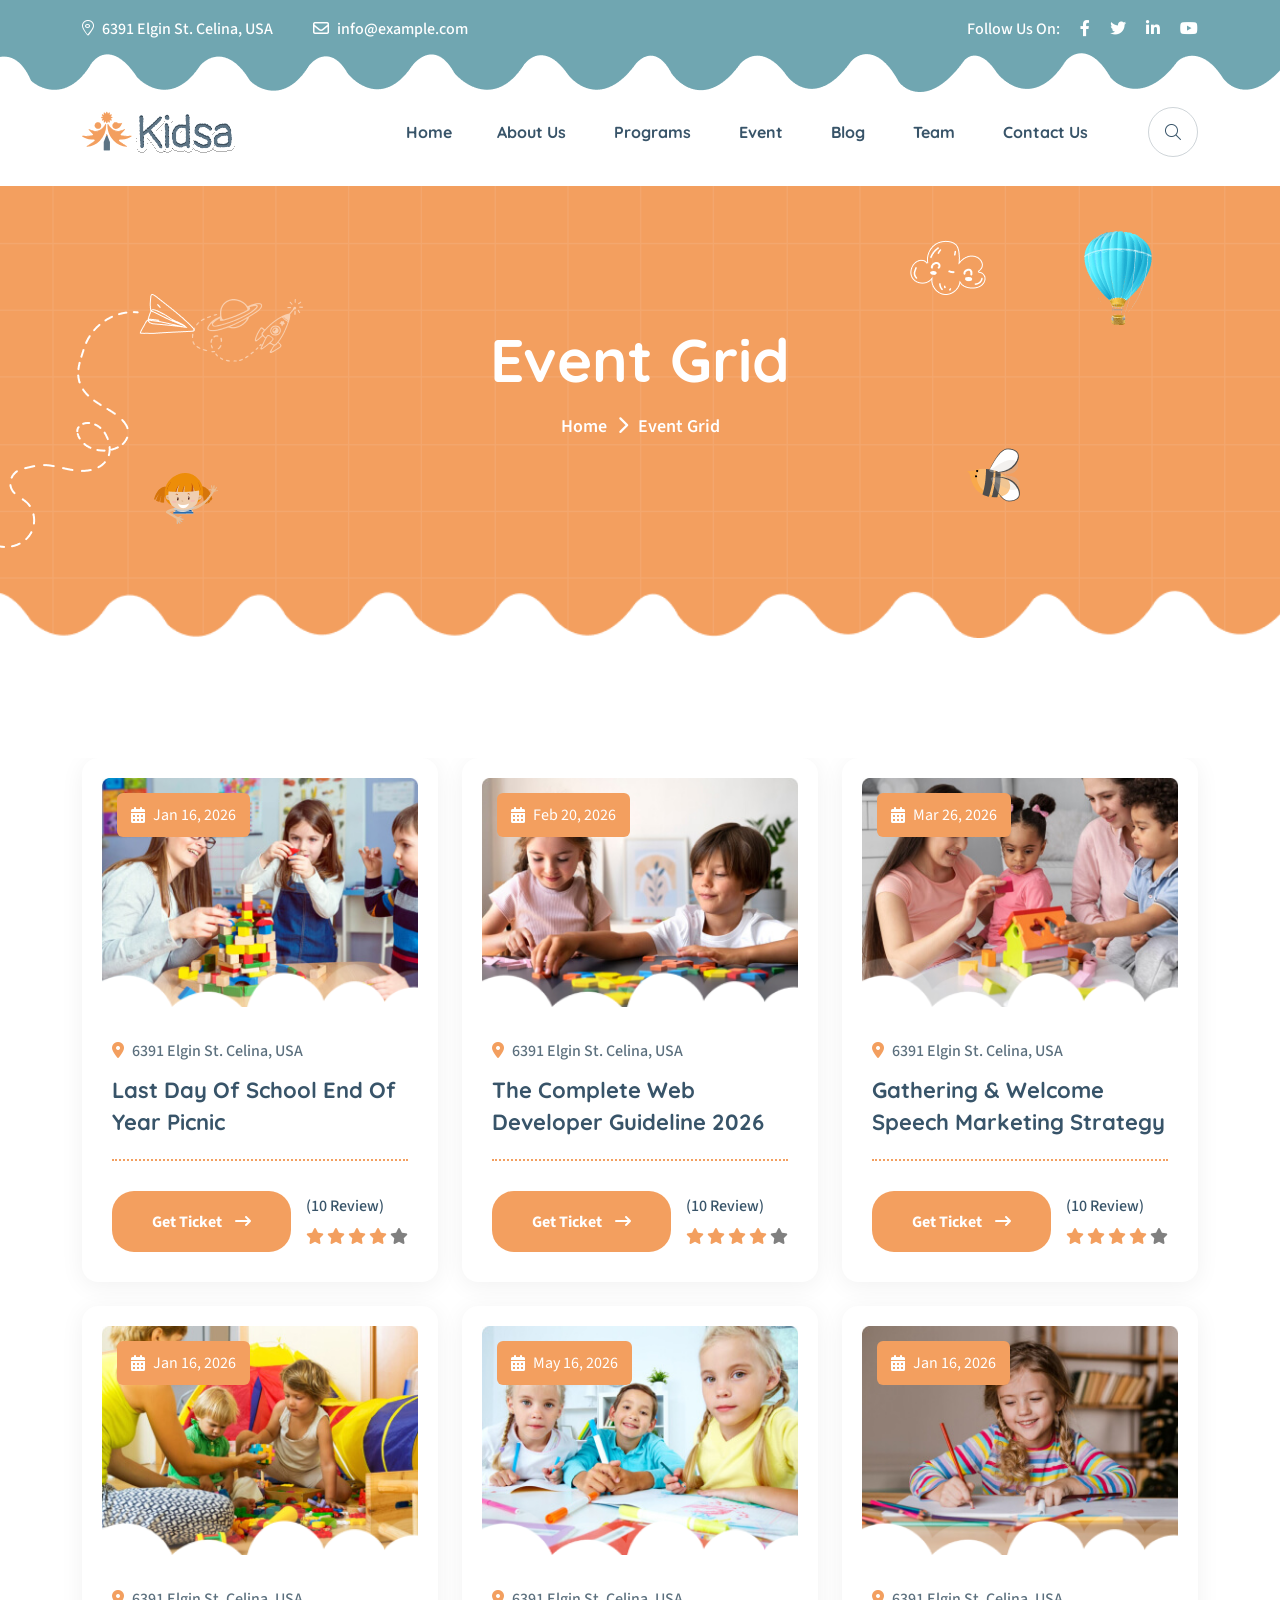
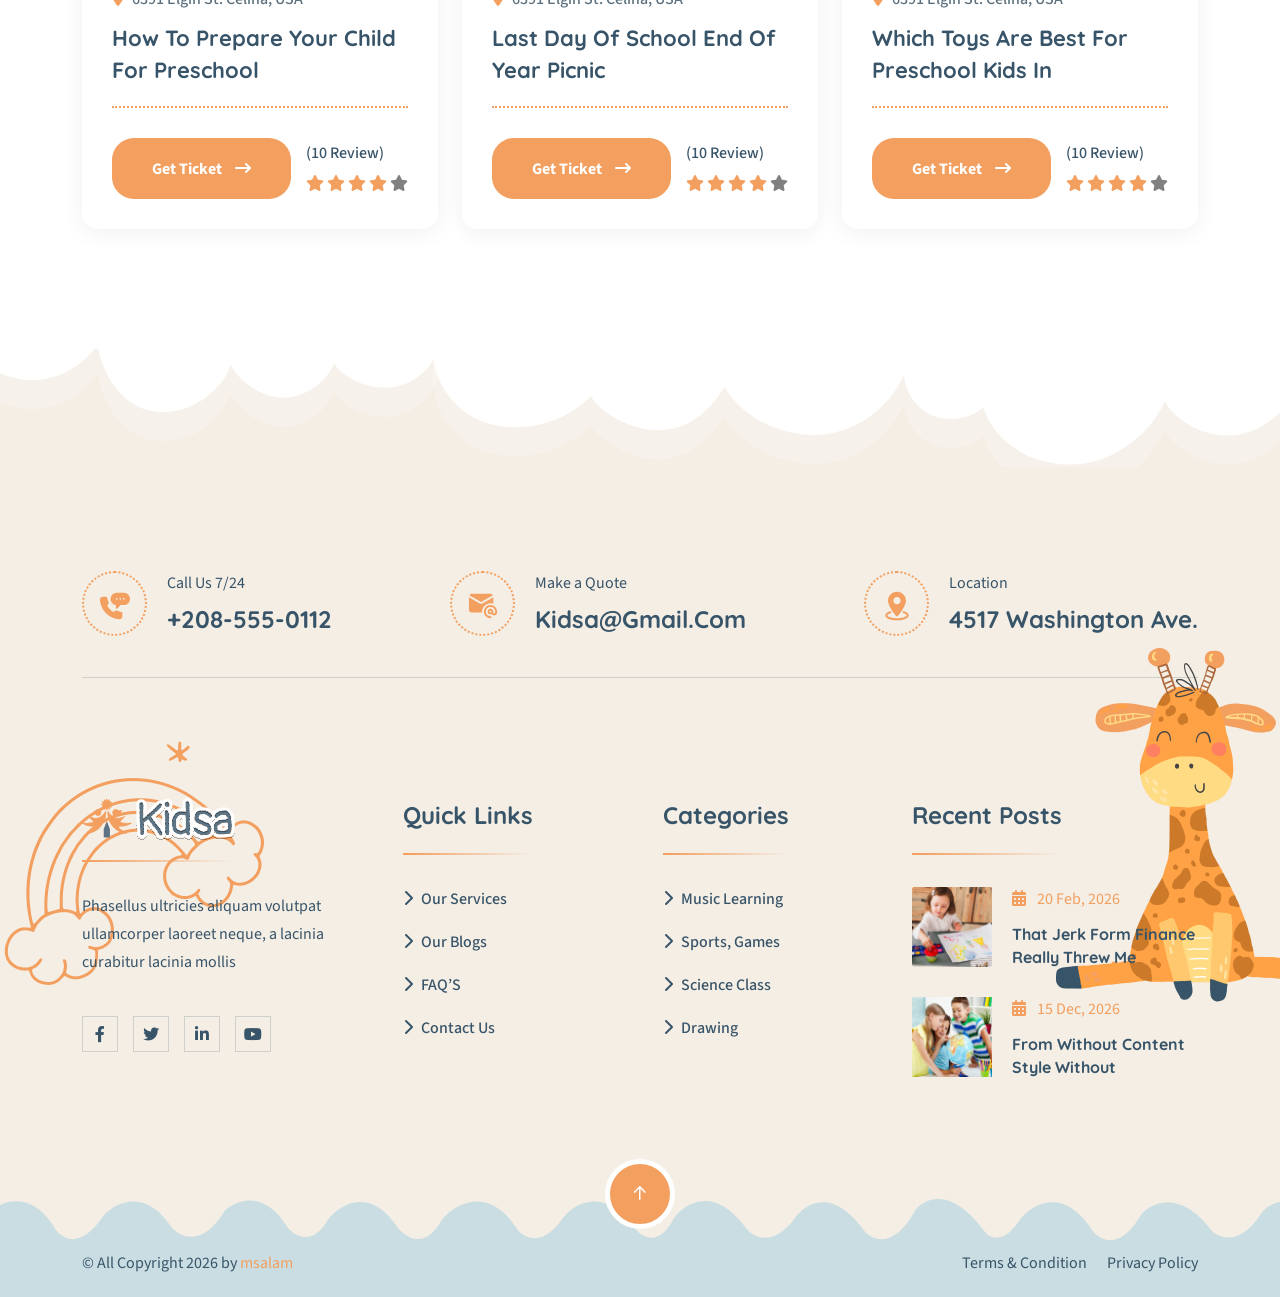
<file: event.html>
<!DOCTYPE html>
<html lang="en">
    <!--<< Header Area >>-->
    

<head>
        <!-- ========== Meta Tags ========== -->
        <meta charset="UTF-8">
        <meta http-equiv="X-UA-Compatible" content="IE=edge">
        <meta name="viewport" content="width=device-width, initial-scale=1">
        <meta name="author" content="gramentheme">
        <meta name="description" content="Kidsa - Kindergarten School HTML Template">
        <!-- ======== Page title ============ -->
        <title>Kidsa - Kindergarten School HTML</title>
        <!--<< Favcion >>-->
        <link rel="shortcut icon" href="assets/img/favicon.svg">
        <!--<< Bootstrap min.css >>-->
        <link rel="stylesheet" href="assets/css/bootstrap.min.css">
        <!--<< All Min Css >>-->
        <link rel="stylesheet" href="assets/css/all.min.css">
        <!--<< Animate.css >>-->
        <link rel="stylesheet" href="assets/css/animate.css">
        <!--<< Icomoon.css >>-->
        <link rel="stylesheet" href="assets/css/icomoon.css">
        <!--<< Magnific Popup.css >>-->
        <link rel="stylesheet" href="assets/css/magnific-popup.css">
        <!--<< MeanMenu.css >>-->
        <link rel="stylesheet" href="assets/css/meanmenu.css">
        <!--<< Swiper Bundle.css >>-->
        <link rel="stylesheet" href="assets/css/swiper-bundle.min.css">
        <!--<< Nice Select.css >>-->
        <link rel="stylesheet" href="assets/css/nice-select.css">
        <!--<< Main.css >>-->
        <link rel="stylesheet" href="assets/css/main.css">
    </head>
    <body>

        <!-- Preloader Start -->
        <div id="preloader" class="preloader">
            <div class="animation-preloader">
                <div class="spinner">                
                </div>
                <div class="txt-loading">
                    <span data-text-preloader="K" class="letters-loading">
                        K
                    </span>
                    <span data-text-preloader="I" class="letters-loading">
                        I
                    </span>
                    <span data-text-preloader="D" class="letters-loading">
                        D
                    </span>
                    <span data-text-preloader="S" class="letters-loading">
                        S
                    </span>
                    <span data-text-preloader="A" class="letters-loading">
                        A
                    </span>
                </div>
                <p class="text-center">Loading</p>
            </div>
            <div class="loader">
                <div class="row">
                    <div class="col-3 loader-section section-left">
                        <div class="bg"></div>
                    </div>
                    <div class="col-3 loader-section section-left">
                        <div class="bg"></div>
                    </div>
                    <div class="col-3 loader-section section-right">
                        <div class="bg"></div>
                    </div>
                    <div class="col-3 loader-section section-right">
                        <div class="bg"></div>
                    </div>
                </div>
            </div>
        </div>

        <!-- Offcanvas Area Start -->
        <div class="fix-area">
            <div class="offcanvas__info">
                <div class="offcanvas__wrapper">
                    <div class="offcanvas__content">
                        <div class="offcanvas__top mb-5 d-flex justify-content-between align-items-center">
                            <div class="offcanvas__logo">
                                <a href="index.html">
                                    <img src="assets/img/logo/logo.svg" alt="logo-img">
                                </a>
                            </div>
                            <div class="offcanvas__close">
                                <button>
                                <i class="fas fa-times"></i>
                                </button>
                            </div>
                        </div>
                        <p class="text d-none d-xl-block">
                            Nullam dignissim, ante scelerisque the  is euismod fermentum odio sem semper the is erat, a feugiat leo urna eget eros. Duis Aenean a imperdiet risus.
                        </p>
                        <div class="mobile-menu fix mb-3"></div>
                        <div class="offcanvas__contact">
                            <h4>Contact Info</h4>
                            <ul>
                                <li class="d-flex align-items-center">
                                    <div class="offcanvas__contact-icon">
                                        <i class="fal fa-map-marker-alt"></i>
                                    </div>
                                    <div class="offcanvas__contact-text">
                                        <a target="_blank" href="#">Main Street, Melbourne, Australia</a>
                                    </div>
                                </li>
                                <li class="d-flex align-items-center">
                                    <div class="offcanvas__contact-icon mr-15">
                                        <i class="fal fa-envelope"></i>
                                    </div>
                                    <div class="offcanvas__contact-text">
                                        <a href="mailto:info@example.com"><span class="mailto:info@example.com">info@example.com</span></a>
                                    </div>
                                </li>
                                <li class="d-flex align-items-center">
                                    <div class="offcanvas__contact-icon mr-15">
                                        <i class="fal fa-clock"></i>
                                    </div>
                                    <div class="offcanvas__contact-text">
                                        <a target="_blank" href="#">Mod-friday, 09am -05pm</a>
                                    </div>
                                </li>
                                <li class="d-flex align-items-center">
                                    <div class="offcanvas__contact-icon mr-15">
                                        <i class="far fa-phone"></i>
                                    </div>
                                    <div class="offcanvas__contact-text">
                                        <a href="tel:+11002345909">+11002345909</a>
                                    </div>
                                </li>
                            </ul>
                            <div class="header-button mt-4">
                                <a href="contact.html" class="theme-btn text-center">
                                    <span>Get A Quote<i class="fa-solid fa-arrow-right-long"></i></span>
                                </a>
                            </div>
                            <div class="social-icon d-flex align-items-center">
                                <a href="#"><i class="fab fa-facebook-f"></i></a>
                                <a href="#"><i class="fab fa-twitter"></i></a>
                                <a href="#"><i class="fab fa-youtube"></i></a>
                                <a href="#"><i class="fab fa-linkedin-in"></i></a>
                            </div>
                        </div>
                    </div>
                </div>
            </div>
        </div>
        <div class="offcanvas__overlay"></div>

        <!-- Header Top Section Start -->
        <div class="header-top-section-4">
            <div class="header-top-shape">
                <img src="assets/img/header-top-shape-2.png" alt="shape-img">
            </div>
            <div class="container">
                <div class="header-top-wrapper style-2">
                    <ul class="contact-list">
                        <li>
                            <i class="fal fa-map-marker-alt"></i>
                            6391 Elgin St. Celina, USA
                        </li>
                        <li>
                            <i class="far fa-envelope"></i>
                            <a href="mailto:info@example.com" class="link">info@example.com</a>
                        </li>
                    </ul>
                    <div class="social-icon d-flex align-items-center">
                        <span>Follow Us On:</span>
                        <a href="#"><i class="fab fa-facebook-f"></i></a>
                        <a href="#"><i class="fab fa-twitter"></i></a>
                        <a href="#"><i class="fa-brands fa-linkedin-in"></i></a>
                        <a href="#"><i class="fa-brands fa-youtube"></i></a>
                    </div>
                </div>
            </div>
        </div>

        <!-- Header Section Start -->
        <header id="header-sticky" class="header-4">
            <div class="container">
                <div class="mega-menu-wrapper">
                    <div class="header-main style-2">
                        <div class="header-left">
                            <div class="logo">
                                <a href="index.html" class="header-logo">
                                    <img src="assets/img/logo/logo.svg" alt="logo-img">
                                </a>
                            </div>
                        </div>

                        <div class="header-right d-flex justify-content-end align-items-center">
                            <div class="mean__menu-wrapper">
                                <div class="main-menu">
                                    <nav id="mobile-menu">
                                         <ul>
                                            <li class="has-dropdown active menu-thumb">
                                                <a href="javascript:void(0)">
                                                    <a href="index.html">Home</a>
                                                </a> 
                                                                                      
                                            <li>
                                                <a href="about.html">About Us</a>
                                            </li>
                                            <li>
                                                <a href="program.html">Programs</a>
                                            </li>
                                            <li>
                                                <a href="event.html">Event</a>
                                            </li>
                                            
                                            <li>
                                                <a href="javascript:void(0)">
                                                    <a href="news.html">Blog</a>
                                                </a>
                                                
                                            </li>

                                            <li>
                                                <a href="team.html">Team</a>
                                            </li>
                                            
                                            <li>
                                                <a href="contact.html">Contact Us</a>
                                            </li>
                                        </ul>
                                    </nav>
                                </div>
                            </div>

                        <!-- <div class="header-right d-flex justify-content-end align-items-center">
                            <div class="mean__menu-wrapper">
                                <div class="main-menu">
                                     <nav id="mobile-menu">
                                        <ul>
                                            <li class="has-dropdown active menu-thumb">
                                                <a href="javascript:void(0)">
                                                Home 
                                                <i class="fas fa-angle-down"></i>
                                                </a>
                                                <ul class="submenu has-homemenu">
                                                    <li>
                                                        <div class="homemenu-items">
                                                            <div class="row row-cols-xl-4 row-cols-md-2 row-cols-2">
                                                                <div class="col homemenu">
                                                                <div class="homemenu-thumb">
                                                                    <img src="assets/img/header/home-1.jpg" alt="img">
                                                                    <div class="demo-button">
                                                                        <a href="index.html" class="theme-btn">
                                                                            <span>Multi Page</span>
                                                                        </a>
                                                                        <a href="index-one-page.html" class="theme-btn">
                                                                            <span>One Page</span>
                                                                        </a>
                                                                    </div>
                                                                </div>
                                                                <div class="homemenu-content text-center">
                                                                     <a href="index.html" class="homemenu-title">
                                                                           Kindergarten
                                                                    </a>
                                                                </div>
                                                                </div>
                                                                <div class="col homemenu">
                                                                    <div class="homemenu-thumb mb-15">
                                                                        <img src="assets/img/header/home-2.jpg" alt="img">
                                                                        <div class="demo-button">
                                                                            <a href="index-2.html" class="theme-btn">
                                                                                <span>Multi Page</span>
                                                                            </a>
                                                                            <a href="index-two-page.html" class="theme-btn">
                                                                                <span>One Page</span>
                                                                            </a>
                                                                        </div>
                                                                    </div>
                                                                    <div class="homemenu-content text-center">
                                                                         <a href="index-2.html" class="homemenu-title">
                                                                          Child Care
                                                                        </a>
                                                                    </div>
                                                                </div>
                                                                <div class="col homemenu">
                                                                    <div class="homemenu-thumb mb-15">
                                                                        <img src="assets/img/header/home-3.jpg" alt="img">
                                                                        <div class="demo-button">
                                                                            <a href="index-3.html" class="theme-btn">
                                                                                <span>Multi Page</span>
                                                                            </a>
                                                                            <a href="index-three-page.html" class="theme-btn">
                                                                                <span>One Page</span>
                                                                            </a>
                                                                        </div>
                                                                    </div>
                                                                    <div class="homemenu-content text-center">
                                                                         <a href="index-3.html" class="homemenu-title">
                                                                          Trial Nanny
                                                                        </a>
                                                                    </div>
                                                                </div>
                                                                <div class="col homemenu">
                                                                    <div class="homemenu-thumb mb-15">
                                                                        <img src="assets/img/header/home-4.jpg" alt="img">
                                                                        <div class="demo-button">
                                                                            <a href="index-4.html" class="theme-btn">
                                                                                <span>Multi Page</span>
                                                                            </a>
                                                                            <a href="index-four-page.html" class="theme-btn">
                                                                                <span>One Page</span>
                                                                            </a>
                                                                        </div>
                                                                    </div>
                                                                    <div class="homemenu-content text-center">
                                                                         <a href="index-4.html" class="homemenu-title">
                                                                          Daycare
                                                                        </a>
                                                                    </div>
                                                                </div>
                                                                <div class="col homemenu">
                                                                    <div class="homemenu-thumb mb-15">
                                                                        <img src="assets/img/header/home-5.jpg" alt="img">
                                                                        <div class="demo-button">
                                                                            <a href="index-5.html" class="theme-btn">
                                                                                <span>Multi Page</span>
                                                                            </a>
                                                                            <a href="index-five-page.html" class="theme-btn">
                                                                                <span>One Page</span>
                                                                            </a>
                                                                        </div>
                                                                        <div class="new-tag">
                                                                            <span>New</span>
                                                                        </div>
                                                                    </div>
                                                                    <div class="homemenu-content text-center">
                                                                         <a href="index-5.html" class="homemenu-title">
                                                                           Kids Academy
                                                                        </a>
                                                                    </div>
                                                                </div>
                                                                <div class="col homemenu">
                                                                    <div class="homemenu-thumb mb-15">
                                                                        <img src="assets/img/header/home-6.jpg" alt="img">
                                                                        <div class="demo-button">
                                                                            <a href="index-6.html" class="theme-btn">
                                                                                <span>Multi Page</span>
                                                                            </a>
                                                                            <a href="index-six-page.html" class="theme-btn">
                                                                                <span>One Page</span>
                                                                            </a>
                                                                        </div>
                                                                         <div class="new-tag">
                                                                            <span>New</span>
                                                                        </div>
                                                                    </div>
                                                                    <div class="homemenu-content text-center">
                                                                        <a href="index-6.html" class="homemenu-title">
                                                                           Preschool
                                                                        </a>
                                                                    </div>
                                                                </div>
                                                                <div class="col homemenu">
                                                                    <div class="homemenu-thumb mb-15">
                                                                        <img src="assets/img/header/home-7.jpg" alt="img">
                                                                        <div class="demo-button">
                                                                            <a href="index-7.html" class="theme-btn">
                                                                                <span>Multi Page</span>
                                                                            </a>
                                                                            <a href="index-seven-page.html" class="theme-btn">
                                                                                <span>One Page</span>
                                                                            </a>
                                                                        </div>
                                                                         <div class="new-tag">
                                                                            <span>New</span>
                                                                        </div>
                                                                    </div>
                                                                    <div class="homemenu-content text-center">
                                                                         <a href="index-7.html" class="homemenu-title">
                                                                           Private Nanny
                                                                        </a>
                                                                    </div>
                                                                </div>
                                                                <div class="col homemenu">
                                                                    <div class="homemenu-thumb mb-15">
                                                                        <img src="assets/img/header/home-8.jpg" alt="img">
                                                                        <div class="demo-button">
                                                                            <a href="index-8.html" class="theme-btn">
                                                                                <span>Multi Page</span>
                                                                            </a>
                                                                            <a href="index-eight-page.html" class="theme-btn">
                                                                                <span>One Page</span>
                                                                            </a>
                                                                        </div>
                                                                         <div class="new-tag">
                                                                            <span>New</span>
                                                                        </div>
                                                                    </div>
                                                                    <div class="homemenu-content text-center">
                                                                        <a href="index-8.html" class="homemenu-title">
                                                                           Kids Camp
                                                                        </a>
                                                                    </div>
                                                                </div>
                                                            </div>
                                                        </div>
                                                    </li>
                                                </ul>
                                            </li>
                                            <li class="has-dropdown active d-xl-none">
                                                <a href="javascript:void(0)" class="border-none">
                                                    Home
                                                </a>
                                                <ul class="submenu">
                                                    <li><a href="index.html">Kindergarten</a></li>
                                                    <li><a href="index-2.html">Child Care</a></li>
                                                    <li><a href="index-3.html">Trial Nanny</a></li>
                                                    <li><a href="index-4.html">Daycare</a></li>
                                                    <li><a href="index-5.html">Kids Academy</a></li>
                                                    <li><a href="index-6.html">Preschool</a></li>
                                                    <li><a href="index-7.html">Private Nanny</a></li>
                                                    <li><a href="index-8.html">Kids Camp</a></li>
                                                </ul>
                                            </li>
                                             <li class="has-dropdown d-xl-none">
                                                <a href="javascript:void(0)" class="border-none">
                                                    One Page
                                                </a>
                                                <ul class="submenu">
                                                    <li><a href="index-one-page.html">Kindergarten One Page</a></li>
                                                    <li><a href="index-two-page.html">Child Care One Page</a></li>
                                                    <li><a href="index-three-page.html">Trial Nanny One Page</a></li>
                                                    <li><a href="index-four-page.html">Daycare One Page</a></li>
                                                    <li><a href="index-five-page.html">Kids Academy One Page</a></li>
                                                    <li><a href="index-six-page.html">Preschool One Page</a></li>
                                                    <li><a href="index-seven-page.html">Private Nanny One Page</a></li>
                                                    <li><a href="index-eight-page.html">Kids Camp One Page</a></li>
                                                </ul>
                                            </li>
                                            <li>
                                                <a href="about.html">About Us</a>
                                            </li>
                                            <li>
                                                <a href="javascript:void(0)">
                                                    Programs
                                                    <i class="fas fa-angle-down"></i>
                                                </a>
                                                <ul class="submenu">
                                                    <li><a href="program.html">Programs Grid</a></li>
                                                    <li><a href="program-carousel.html">Programs Carousel</a></li>
                                                    <li><a href="program-details.html">Programs Details</a></li>
                                                </ul>
                                            </li>
                                            <li class="has-dropdown">
                                                <a href="javascript:void(0)">
                                                    Pages
                                                    <i class="fas fa-angle-down"></i>
                                                </a>
                                                <ul class="submenu">
                                                    <li class="has-dropdown">
                                                        <a href="javascript:void(0)">
                                                            Event
                                                        <i class="fas fa-angle-right"></i>
                                                        </a>
                                                        <ul class="submenu">
                                                                <li><a href="event.html">Event Grid</a></li>
                                                            <li><a href="event-carousel.html">Event Carousel</a></li>
                                                            <li><a href="event-details.html">Event Details</a></li>
                                                        </ul>
                                                    </li>
                                                    <li class="has-dropdown">
                                                        <a href="javascript:void(0)">
                                                        Teacher
                                                        <i class="fas fa-angle-right"></i>
                                                        </a>
                                                        <ul class="submenu">
                                                            <li><a href="team.html">Our Teacher</a></li>
                                                            <li><a href="team-carousel.html">Teacher Carousel</a></li>
                                                            <li><a href="team-details.html">Teacher Details</a></li>
                                                        </ul>
                                                    </li>
                                                    <li><a href="pricing.html">Pricing</a></li>
                                                    <li><a href="faq.html">Faq's</a></li>
                                                    <li><a href="login.html">Login</a></li>
                                                    <li><a href="404.html">404 Page</a></li>
                                                </ul>
                                            </li>
                                            <li>
                                                <a href="javascript:void(0)">
                                                    Blog
                                                    <i class="fas fa-angle-down"></i>
                                                </a>
                                                <ul class="submenu">
                                                    <li><a href="news-grid.html">Blog Grid</a></li>
                                                    <li><a href="news.html">Blog List</a></li>
                                                    <li><a href="news-carousel.html">Blog Carousel</a></li>
                                                    <li><a href="news-details.html">Blog Details</a></li>
                                                </ul>
                                            </li>
                                            <li>
                                                <a href="contact.html">Contact Us</a>
                                            </li>
                                        </ul>
                                    </nav>
                                </div>
                            </div> -->
                            <a href="#0" class="search-trigger search-icon"><i class="fal fa-search"></i></a>
                            <div class="header-button">
                                <a href="contact.html" class="theme-btn">
                                    <span>
                                        Book A visit
                                        <i class="fa-solid fa-arrow-right-long"></i>
                                    </span>
                                </a>
                            </div>
                            <div class="header__hamburger d-xl-none my-auto">
                                <div class="sidebar__toggle">
                                    <i class="fas fa-bars"></i>
                                </div>
                            </div>
                        </div>
                    </div>
                </div>
            </div>
        </header>

        <!-- Search Area Start -->
        <div class="search-wrap">
            <div class="search-inner">
                <i class="fas fa-times search-close" id="search-close"></i>
                <div class="search-cell">
                    <form method="get">
                        <div class="search-field-holder">
                            <input type="search" class="main-search-input" placeholder="Search...">
                        </div>
                    </form>
                </div>
            </div>
        </div>

        <!--<< Breadcrumb Section Start >>-->
        <div class="breadcrumb-wrapper bg-cover" style="background-image: url('assets/img/breadcrumb.png');">
            <div class="line-shape">
                <img src="assets/img/breadcrumb-shape/line.png" alt="shape-img">
            </div>
            <div class="plane-shape float-bob-y">
                <img src="assets/img/breadcrumb-shape/plane.png" alt="shape-img">
            </div>
            <div class="doll-shape float-bob-x">
                <img src="assets/img/breadcrumb-shape/doll.png" alt="shape-img">
            </div>
            <div class="parasuit-shape float-bob-y">
                <img src="assets/img/breadcrumb-shape/parasuit.png" alt="shape-img">
            </div>
            <div class="frame-shape">
                <img src="assets/img/breadcrumb-shape/frame.png" alt="shape-img">
            </div>
            <div class="bee-shape float-bob-x">
                <img src="assets/img/breadcrumb-shape/bee.png" alt="shape-img">
            </div>
            <div class="container">
                <div class="page-heading">
                    <h1 class="wow fadeInUp" data-wow-delay=".3s">Event Grid</h1>
                    <ul class="breadcrumb-items wow fadeInUp" data-wow-delay=".5s">
                        <li>
                            <a href="index.html">
                                Home
                            </a>
                        </li>
                        <li>
                            <i class="fas fa-chevron-right"></i>
                        </li>
                        <li>
                            Event Grid
                        </li>
                    </ul>
                </div>
            </div>
        </div>

        <!-- Event Section Start -->
        <section class="event-section fix section-padding pt-0">
            <div class="container">
                <div class="row g-4">
                    <div class="col-xl-4 col-lg-6 col-md-6 wow fadeInUp" data-wow-delay=".3s">
                        <div class="event-box-items mt-0 box-shadow">
                            <div class="event-image">
                                <img src="assets/img/event/01.jpg" alt="event-img">
                                <div class="event-shape">
                                    <img src="assets/img/event/shape.png" alt="shape-img">
                                </div>
                                <ul class="post-date">
                                    <li>
                                        <i class="fa-solid fa-calendar-days"></i> Jan 16, 2026
                                    </li>
                                </ul>
                            </div>
                            <div class="event-content">
                                <ul>
                                    <li>
                                        <i class="fa-solid fa-location-dot"></i> <span>6391 Elgin St. Celina, USA</span>
                                    </li>
                                </ul>
                                <h3>
                                    <a href="event-details.html">Last Day of School end of Year Picnic</a>
                                </h3>
                                <div class="event-author">
                                    <a href="event-details.html" class="theme-btn">Get Ticket <i class="fa-solid fa-arrow-right-long"></i></a>
                                    <div class="author-ratting">
                                        <span>(10 Review)</span>
                                        <div class="star">
                                            <i class="fas fa-star"></i>
                                            <i class="fas fa-star"></i>
                                            <i class="fas fa-star"></i>
                                            <i class="fas fa-star"></i>
                                            <i class="fas fa-star color-1"></i>
                                        </div>
                                    </div>
                                </div>
                            </div>
                        </div>
                    </div>
                    <div class="col-xl-4 col-lg-6 col-md-6 wow fadeInUp" data-wow-delay=".5s">
                        <div class="event-box-items mt-0 box-shadow">
                            <div class="event-image">
                                <img src="assets/img/event/02.jpg" alt="event-img">
                                <div class="event-shape">
                                    <img src="assets/img/event/shape.png" alt="shape-img">
                                </div>
                                <ul class="post-date">
                                    <li>
                                       <i class="fa-solid fa-calendar-days"></i> Feb 20, 2026
                                    </li>
                                </ul>
                            </div>
                            <div class="event-content">
                                <ul>
                                    <li>
                                        <i class="fa-solid fa-location-dot"></i> <span>6391 Elgin St. Celina, USA</span>
                                    </li>
                                </ul>
                                <h3>
                                    <a href="event-details.html">The complete web developer guideline 2026</a>
                                </h3>
                                <div class="event-author">
                                    <a href="event-details.html" class="theme-btn">Get Ticket <i class="fa-solid fa-arrow-right-long"></i></a>
                                    <div class="author-ratting">
                                        <span>(10 Review)</span>
                                        <div class="star">
                                            <i class="fas fa-star"></i>
                                            <i class="fas fa-star"></i>
                                            <i class="fas fa-star"></i>
                                            <i class="fas fa-star"></i>
                                            <i class="fas fa-star color-1"></i>
                                        </div>
                                    </div>
                                </div>
                            </div>
                        </div>
                    </div>
                    <div class="col-xl-4 col-lg-6 col-md-6 wow fadeInUp" data-wow-delay=".7s">
                        <div class="event-box-items mt-0 box-shadow">
                            <div class="event-image">
                                <img src="assets/img/event/03.jpg" alt="event-img">
                                <div class="event-shape">
                                    <img src="assets/img/event/shape.png" alt="shape-img">
                                </div>
                                <ul class="post-date">
                                    <li>
                                        <i class="fa-solid fa-calendar-days"></i> Mar 26, 2026
                                    </li>
                                </ul>
                            </div>
                            <div class="event-content">
                                <ul>
                                    <li>
                                        <i class="fa-solid fa-location-dot"></i> <span>6391 Elgin St. Celina, USA</span>
                                    </li>
                                </ul>
                                <h3>
                                    <a href="event-details.html">Gathering & welcome speech marketing strategy</a>
                                </h3>
                                <div class="event-author">
                                    <a href="event-details.html" class="theme-btn">Get Ticket <i class="fa-solid fa-arrow-right-long"></i></a>
                                    <div class="author-ratting">
                                        <span>(10 Review)</span>
                                        <div class="star">
                                            <i class="fas fa-star"></i>
                                            <i class="fas fa-star"></i>
                                            <i class="fas fa-star"></i>
                                            <i class="fas fa-star"></i>
                                            <i class="fas fa-star color-1"></i>
                                        </div>
                                    </div>
                                </div>
                            </div>
                        </div>
                    </div>
                    <div class="col-xl-4 col-lg-6 col-md-6 wow fadeInUp" data-wow-delay=".3s">
                        <div class="event-box-items mt-0 box-shadow">
                            <div class="event-image">
                                <img src="assets/img/event/04.jpg" alt="event-img">
                                <div class="event-shape">
                                    <img src="assets/img/event/shape.png" alt="shape-img">
                                </div>
                                <ul class="post-date">
                                    <li>
                                        <i class="fa-solid fa-calendar-days"></i> Jan 16, 2026
                                    </li>
                                </ul>
                            </div>
                            <div class="event-content">
                                <ul>
                                    <li>
                                        <i class="fa-solid fa-location-dot"></i> <span>6391 Elgin St. Celina, USA</span>
                                    </li>
                                </ul>
                                <h3>
                                    <a href="event-details.html">How to prepare your child for preschool</a>
                                </h3>
                                <div class="event-author">
                                    <a href="event-details.html" class="theme-btn">Get Ticket <i class="fa-solid fa-arrow-right-long"></i></a>
                                    <div class="author-ratting">
                                        <span>(10 Review)</span>
                                        <div class="star">
                                            <i class="fas fa-star"></i>
                                            <i class="fas fa-star"></i>
                                            <i class="fas fa-star"></i>
                                            <i class="fas fa-star"></i>
                                            <i class="fas fa-star color-1"></i>
                                        </div>
                                    </div>
                                </div>
                            </div>
                        </div>
                    </div>
                    <div class="col-xl-4 col-lg-6 col-md-6 wow fadeInUp" data-wow-delay=".5s">
                        <div class="event-box-items mt-0 box-shadow">
                            <div class="event-image">
                                <img src="assets/img/event/05.jpg" alt="event-img">
                                <div class="event-shape">
                                    <img src="assets/img/event/shape.png" alt="shape-img">
                                </div>
                                <ul class="post-date">
                                    <li>
                                        <i class="fa-solid fa-calendar-days"></i> May 16, 2026
                                    </li>
                                </ul>
                            </div>
                            <div class="event-content">
                                <ul>
                                    <li>
                                        <i class="fa-solid fa-location-dot"></i> <span>6391 Elgin St. Celina, USA</span>
                                    </li>
                                </ul>
                                <h3>
                                    <a href="event-details.html">Last Day of School end of Year Picnic</a>
                                </h3>
                                <div class="event-author">
                                    <a href="event-details.html" class="theme-btn">Get Ticket <i class="fa-solid fa-arrow-right-long"></i></a>
                                    <div class="author-ratting">
                                        <span>(10 Review)</span>
                                        <div class="star">
                                            <i class="fas fa-star"></i>
                                            <i class="fas fa-star"></i>
                                            <i class="fas fa-star"></i>
                                            <i class="fas fa-star"></i>
                                            <i class="fas fa-star color-1"></i>
                                        </div>
                                    </div>
                                </div>
                            </div>
                        </div>
                    </div>
                    <div class="col-xl-4 col-lg-6 col-md-6 wow fadeInUp" data-wow-delay=".7s">
                        <div class="event-box-items mt-0 box-shadow">
                            <div class="event-image">
                                <img src="assets/img/event/06.jpg" alt="event-img">
                                <div class="event-shape">
                                    <img src="assets/img/event/shape.png" alt="shape-img">
                                </div>
                                <ul class="post-date">
                                    <li>
                                        <i class="fa-solid fa-calendar-days"></i> Jan 16, 2026
                                    </li>
                                </ul>
                            </div>
                            <div class="event-content">
                                <ul>
                                    <li>
                                        <i class="fa-solid fa-location-dot"></i> <span>6391 Elgin St. Celina, USA</span>
                                    </li>
                                </ul>
                                <h3>
                                    <a href="event-details.html">Which toys are best for preschool kids in</a>
                                </h3>
                                <div class="event-author">
                                    <a href="event-details.html" class="theme-btn">Get Ticket <i class="fa-solid fa-arrow-right-long"></i></a>
                                    <div class="author-ratting">
                                        <span>(10 Review)</span>
                                        <div class="star">
                                            <i class="fas fa-star"></i>
                                            <i class="fas fa-star"></i>
                                            <i class="fas fa-star"></i>
                                            <i class="fas fa-star"></i>
                                            <i class="fas fa-star color-1"></i>
                                        </div>
                                    </div>
                                </div>
                            </div>
                        </div>
                    </div>
                </div>
            </div>
        </section>

        <!--<< Footer Section Start >>-->
        <footer class="footer-section section-bg fix">
            <div class="footer-top-shape">
                <img src="assets/img/footer-top.png" alt="shape-img">
            </div>
            <div class="frame-shape">
                <img src="assets/img/frame.png" alt="shape-img">
            </div>
            <div class="zebra-shape">
                <img src="assets/img/about/zebra.png" alt="shape-img">
            </div>
            <div class="container">
                <div class="contact-info-area">
                    <div class="contact-info-items wow fadeInUp" data-wow-delay=".3s">
                        <div class="icon">
                            <svg width="30" height="30" viewBox="0 0 30 30" fill="none" xmlns="http://www.w3.org/2000/svg">
                                <path d="M23.7891 1.81641H16.7578C13.3658 1.81641 10.6055 4.5767 10.6055 7.96875C10.6055 11.063 12.9015 13.631 15.8789 14.0585V16.7578C15.8788 16.9317 15.9303 17.1016 16.0268 17.2462C16.1234 17.3907 16.2607 17.5033 16.4214 17.5697C16.7456 17.705 17.1258 17.6325 17.3793 17.3792L20.6374 14.1211H23.7891C27.1811 14.1211 30 11.3608 30 7.96875C30 4.5767 27.1811 1.81641 23.7891 1.81641ZM16.7578 8.84754C16.2723 8.84754 15.8789 8.45402 15.8789 7.96863C15.8789 7.48324 16.2723 7.08973 16.7578 7.08973C17.2432 7.08973 17.6367 7.48324 17.6367 7.96863C17.6367 8.45402 17.2432 8.84754 16.7578 8.84754ZM20.2734 8.84754C19.7879 8.84754 19.3945 8.45402 19.3945 7.96863C19.3945 7.48324 19.7879 7.08973 20.2734 7.08973C20.7588 7.08973 21.1523 7.48324 21.1523 7.96863C21.1523 8.45402 20.7588 8.84754 20.2734 8.84754ZM23.7891 8.84754C23.3036 8.84754 22.9102 8.45402 22.9102 7.96863C22.9102 7.48324 23.3036 7.08973 23.7891 7.08973C24.2745 7.08973 24.668 7.48324 24.668 7.96863C24.668 8.45402 24.2745 8.84754 23.7891 8.84754Z" fill="#F39F5F"/>
                                <path d="M19.7461 28.1836C21.2 28.1836 22.3828 27.0008 22.3828 25.5469V22.0312C22.3828 21.6527 22.1408 21.3171 21.782 21.1978L16.5209 19.44C16.2634 19.3533 15.9819 19.3928 15.7553 19.5421L13.5186 21.033C11.1496 19.9035 8.33871 17.0925 7.20914 14.7236L8.7 12.4868C8.77415 12.3754 8.82189 12.2485 8.83958 12.1158C8.85728 11.9831 8.84447 11.8482 8.80213 11.7212L7.04432 6.46014C6.98611 6.28516 6.87428 6.13295 6.72469 6.02512C6.5751 5.91728 6.39534 5.85929 6.21094 5.85938H2.63672C1.18277 5.85938 0 7.02979 0 8.48373C0 18.61 9.6198 28.1836 19.7461 28.1836Z" fill="#F39F5F"/>
                            </svg>                                        
                        </div>
                        <div class="content">
                            <p>Call Us 7/24</p>
                            <h3>
                                <a href="tel:+2085550112">+208-555-0112</a>
                            </h3>
                        </div>
                    </div>
                    <div class="contact-info-items wow fadeInUp" data-wow-delay=".5s">
                        <div class="icon">
                            <svg width="30" height="30" viewBox="0 0 30 30" fill="none" xmlns="http://www.w3.org/2000/svg">
                                <path d="M12.6493 10.8272C12.8019 10.914 12.9755 10.9569 13.1509 10.9509C13.3307 10.9344 13.5048 10.8798 13.6618 10.7906L24.9212 4.22062C24.6765 3.79416 24.324 3.43955 23.8989 3.19239C23.4739 2.94523 22.9913 2.81422 22.4996 2.8125H3.74965C3.25782 2.81406 2.77505 2.94499 2.34983 3.19216C1.92461 3.43932 1.57191 3.79402 1.32715 4.22062L12.6493 10.8272Z" fill="#F39F5F"/>
                                <path d="M25.3125 6.15918V12.6748C24.4104 12.3501 23.4587 12.1852 22.5 12.1873C20.2633 12.1908 18.1192 13.0808 16.5376 14.6624C14.956 16.244 14.066 18.3881 14.0625 20.6248C14.0623 20.9382 14.0811 21.2512 14.1188 21.5623H3.75C3.00476 21.5601 2.29069 21.263 1.76372 20.7361C1.23676 20.2091 0.939726 19.495 0.9375 18.7498V6.15918L11.7094 12.4498C12.1434 12.6872 12.6303 12.8116 13.125 12.8116C13.6197 12.8116 14.1066 12.6872 14.5406 12.4498L25.3125 6.15918Z" fill="#F39F5F"/>
                                <path d="M22.5 14.0625C20.7595 14.0625 19.0903 14.7539 17.8596 15.9846C16.6289 17.2153 15.9375 18.8845 15.9375 20.625C15.9375 22.3655 16.6289 24.0347 17.8596 25.2654C19.0903 26.4961 20.7595 27.1875 22.5 27.1875C22.7486 27.1875 22.9871 27.0887 23.1629 26.9129C23.3387 26.7371 23.4375 26.4986 23.4375 26.25C23.4375 26.0014 23.3387 25.7629 23.1629 25.5871C22.9871 25.4113 22.7486 25.3125 22.5 25.3125C21.5729 25.3125 20.6666 25.0376 19.8958 24.5225C19.1249 24.0074 18.5241 23.2754 18.1693 22.4188C17.8145 21.5623 17.7217 20.6198 17.9026 19.7105C18.0834 18.8012 18.5299 17.966 19.1854 17.3104C19.841 16.6549 20.6762 16.2084 21.5855 16.0276C22.4948 15.8467 23.4373 15.9395 24.2938 16.2943C25.1504 16.6491 25.8824 17.2499 26.3975 18.0208C26.9126 18.7916 27.1875 19.6979 27.1875 20.625V21.5625C27.1875 21.8111 27.0887 22.0496 26.9129 22.2254C26.7371 22.4012 26.4986 22.5 26.25 22.5C26.0014 22.5 25.7629 22.4012 25.5871 22.2254C25.4113 22.0496 25.3125 21.8111 25.3125 21.5625V20.625C25.3125 20.0687 25.1476 19.525 24.8385 19.0625C24.5295 18.5999 24.0902 18.2395 23.5763 18.0266C23.0624 17.8137 22.4969 17.758 21.9513 17.8665C21.4057 17.9751 20.9046 18.2429 20.5113 18.6363C20.1179 19.0296 19.8501 19.5307 19.7415 20.0763C19.633 20.6219 19.6887 21.1874 19.9016 21.7013C20.1145 22.2152 20.4749 22.6545 20.9375 22.9635C21.4 23.2726 21.9437 23.4375 22.5 23.4375C22.9843 23.4344 23.4594 23.3048 23.8781 23.0616C24.2022 23.578 24.6856 23.9748 25.2552 24.1921C25.8248 24.4094 26.4496 24.4353 27.0353 24.266C27.621 24.0967 28.1356 23.7412 28.5013 23.2535C28.867 22.7657 29.064 22.1721 29.0625 21.5625V20.625C29.0605 18.8851 28.3685 17.2171 27.1382 15.9868C25.9079 14.7565 24.2399 14.0645 22.5 14.0625ZM22.5 21.5625C22.3146 21.5625 22.1333 21.5075 21.9792 21.4045C21.825 21.3015 21.7048 21.1551 21.6339 20.9838C21.5629 20.8125 21.5443 20.624 21.5805 20.4421C21.6167 20.2602 21.706 20.0932 21.8371 19.9621C21.9682 19.831 22.1352 19.7417 22.3171 19.7055C22.499 19.6693 22.6875 19.6879 22.8588 19.7589C23.0301 19.8298 23.1765 19.95 23.2795 20.1042C23.3825 20.2583 23.4375 20.4396 23.4375 20.625C23.4375 20.8736 23.3387 21.1121 23.1629 21.2879C22.9871 21.4637 22.7486 21.5625 22.5 21.5625Z" fill="#F39F5F"/>
                            </svg>
                                                                        
                        </div>
                        <div class="content">
                            <p>Make a Quote</p>
                            <h3>
                                <a href="mailto:kidsa@gmail.com">kidsa@gmail.com</a>
                            </h3>
                        </div>
                    </div>
                    <div class="contact-info-items wow fadeInUp" data-wow-delay=".7s">
                        <div class="icon">
                            <svg width="32" height="32" viewBox="0 0 32 32" fill="none" xmlns="http://www.w3.org/2000/svg">
                                <path fill-rule="evenodd" clip-rule="evenodd" d="M16 1.66699C11.036 1.66699 7 5.73899 7 10.7617C7 12.463 7.74933 14.5737 8.84 16.679C11.2413 21.315 15.2413 25.9843 15.2413 25.9843C15.3352 26.0937 15.4516 26.1814 15.5826 26.2416C15.7135 26.3017 15.8559 26.3328 16 26.3328C16.1441 26.3328 16.2865 26.3017 16.4174 26.2416C16.5484 26.1814 16.6648 26.0937 16.7587 25.9843C16.7587 25.9843 20.7587 21.315 23.16 16.679C24.2507 14.5737 25 12.463 25 10.7617C25 5.73899 20.964 1.66699 16 1.66699ZM16 7.00033C15.0447 7.02609 14.1371 7.4237 13.4705 8.10853C12.8039 8.79335 12.4309 9.7113 12.4309 10.667C12.4309 11.6227 12.8039 12.5406 13.4705 13.2255C14.1371 13.9103 15.0447 14.3079 16 14.3337C16.9553 14.3079 17.8629 13.9103 18.5295 13.2255C19.1961 12.5406 19.5691 11.6227 19.5691 10.667C19.5691 9.7113 19.1961 8.79335 18.5295 8.10853C17.8629 7.4237 16.9553 7.02609 16 7.00033Z" fill="#F39F5F"/>
                                <path fill-rule="evenodd" clip-rule="evenodd" d="M22.3783 23.1693C23.4623 23.4946 24.3557 23.8973 24.973 24.3693C25.373 24.6733 25.6663 24.9706 25.6663 25.3333C25.6663 25.5466 25.545 25.74 25.3743 25.9333C25.0917 26.252 24.6717 26.5386 24.1517 26.8053C22.3143 27.7453 19.3437 28.3333 15.9997 28.3333C12.6557 28.3333 9.68501 27.7453 7.84767 26.8053C7.32767 26.5386 6.90767 26.252 6.62501 25.9333C6.45434 25.74 6.33301 25.5466 6.33301 25.3333C6.33301 24.9706 6.62634 24.6733 7.02634 24.3693C7.64367 23.8973 8.53701 23.4946 9.62101 23.1693C9.87509 23.0929 10.0884 22.9187 10.2141 22.6851C10.3397 22.4514 10.3674 22.1774 10.291 21.9233C10.2146 21.6692 10.0404 21.4559 9.80677 21.3302C9.5731 21.2046 9.29909 21.1769 9.04501 21.2533C7.39434 21.7506 6.11167 22.432 5.34101 23.1853C4.66367 23.8453 4.33301 24.584 4.33301 25.3333C4.33301 26.2693 4.86234 27.2026 5.93834 27.9813C7.82634 29.3466 11.6183 30.3333 15.9997 30.3333C20.381 30.3333 24.173 29.3466 26.061 27.9813C27.137 27.2026 27.6663 26.2693 27.6663 25.3333C27.6663 24.584 27.3357 23.8453 26.6583 23.1853C25.8877 22.432 24.605 21.7506 22.9543 21.2533C22.8285 21.2155 22.6965 21.2028 22.5658 21.216C22.4351 21.2292 22.3083 21.268 22.1926 21.3302C22.0769 21.3925 21.9746 21.4769 21.8915 21.5786C21.8084 21.6804 21.7462 21.7975 21.7083 21.9233C21.6705 22.0491 21.6578 22.1811 21.6711 22.3118C21.6843 22.4425 21.7231 22.5694 21.7853 22.6851C21.8475 22.8008 21.9319 22.9031 22.0337 22.9862C22.1354 23.0692 22.2525 23.1315 22.3783 23.1693Z" fill="#F39F5F"/>
                            </svg>                     
                        </div>
                        <div class="content">
                            <p>Location</p>
                            <h3>
                                4517 Washington ave.
                            </h3>
                        </div>
                    </div>
                </div>    
            </div>
            <div class="footer-widgets-wrapper">
                <div class="container">
                    <div class="row">
                        <div class="col-xl-3 col-lg-4 col-md-6 wow fadeInUp" data-wow-delay=".3s">
                            <div class="single-footer-widget">
                                <div class="widget-head">
                                    <a href="index.html">
                                        <img src="assets/img/logo/logo.svg" alt="logo-img">
                                    </a>
                                </div>
                                <div class="footer-content">
                                    <p>
                                        Phasellus ultricies aliquam volutpat 
                                        ullamcorper laoreet neque, a lacinia
                                        curabitur lacinia mollis
                                    </p>
                                    <div class="social-icon d-flex align-items-center">
                                        <a href="#"><i class="fab fa-facebook-f"></i></a>
                                        <a href="#"><i class="fab fa-twitter"></i></a>
                                        <a href="#"><i class="fa-brands fa-linkedin-in"></i></a>
                                        <a href="#"><i class="fa-brands fa-youtube"></i></a>
                                    </div>
                                </div>
                            </div>
                        </div>
                        <div class="col-xl-2 col-lg-4 col-md-6 ps-lg-5 wow fadeInUp" data-wow-delay=".5s">
                            <div class="single-footer-widget">
                                <div class="widget-head">
                                    <h3>Quick Links</h3>
                                </div>
                                <ul class="list-area">
                                    <li>
                                        <a href="program-details.html">
                                            <i class="fa-solid fa-chevron-right"></i>
                                            Our Services
                                        </a>
                                    </li>
                                    <li>
                                        <a href="news-details.html">
                                            <i class="fa-solid fa-chevron-right"></i>
                                            Our Blogs
                                        </a>
                                    </li>
                                    <li>
                                        <a href="faq.html">
                                            <i class="fa-solid fa-chevron-right"></i>
                                            FAQ’S
                                        </a>
                                    </li>
                                    <li>
                                        <a href="contact.html">
                                            <i class="fa-solid fa-chevron-right"></i>
                                            Contact Us
                                        </a>
                                    </li>
                                </ul>
                            </div>
                        </div>
                        <div class="col-xl-3 col-lg-4 col-md-6 ps-lg-5 wow fadeInUp" data-wow-delay=".5s">
                            <div class="single-footer-widget style-margin">
                                <div class="widget-head">
                                    <h3>Categories</h3>
                                </div>
                                <ul class="list-area">
                                    <li>
                                        <a href="program-details.html">
                                            <i class="fa-solid fa-chevron-right"></i>
                                            Music Learning
                                        </a>
                                    </li>
                                    <li>
                                        <a href="program-details.html">
                                            <i class="fa-solid fa-chevron-right"></i>
                                            Sports, Games
                                        </a>
                                    </li>
                                    <li>
                                        <a href="program-details.html">
                                            <i class="fa-solid fa-chevron-right"></i>
                                            Science Class
                                        </a>
                                    </li>
                                    <li>
                                        <a href="program-details.html">
                                            <i class="fa-solid fa-chevron-right"></i>
                                            Drawing
                                        </a>
                                    </li>
                                </ul>
                            </div>
                        </div>
                        <div class="col-xl-4 col-lg-4 col-md-6 wow fadeInUp" data-wow-delay=".7s">
                            <div class="single-footer-widget style-margin">
                                <div class="widget-head">
                                    <h3>Recent Posts</h3>
                                </div>
                                <div class="recent-post-area">
                                    <div class="recent-post-items">
                                        <div class="thumb">
                                            <img src="assets/img/news/pp1.jpg" alt="post-img">
                                        </div>
                                        <div class="content">
                                            <ul class="post-date">
                                                <li>
                                                    <i class="fa-solid fa-calendar-days me-2"></i>
                                                    20 Feb, 2026
                                                </li>
                                            </ul>
                                            <h6>
                                                <a href="news-details.html">
                                                    That jerk Form Finance <br>
                                                    really threw me
                                                </a>
                                            </h6>
                                        </div>
                                    </div>
                                    <div class="recent-post-items mb-0">
                                        <div class="thumb">
                                            <img src="assets/img/news/pp2.jpg" alt="post-img">
                                        </div>
                                        <div class="content">
                                            <ul class="post-date">
                                                <li>
                                                    <i class="fa-solid fa-calendar-days me-2"></i>
                                                    15 Dec, 2026
                                                </li>
                                            </ul>
                                            <h6>
                                                <a href="news-details.html">
                                                    From without content <br>
                                                    style without 
                                                </a>
                                            </h6>
                                        </div>
                                    </div>
                                </div>
                            </div>
                        </div>
                    </div>
                </div>
            </div>
            <div class="footer-bottom">
                <div class="f-bottom-shape">
                    <img src="assets/img/footer-bottom.png" alt="shape-img">
                </div>
                <div class="container">
                    <div class="footer-wrapper d-flex align-items-center justify-content-between">
                        <p class="wow fadeInLeft color-2" data-wow-delay=".3s">
                            © All Copyright 2026 by <a href="index.html">msalam</a>
                        </p>
                        <ul class="footer-menu wow fadeInRight" data-wow-delay=".5s">
                            <li>
                                <a href="contact.html">
                                    Terms & Condition
                                </a>
                            </li>
                            <li>
                                <a href="contact.html">
                                    Privacy Policy
                                </a>
                            </li>
                        </ul>
                    </div>
                </div>
                <a href="#" id="scrollUp" class="scroll-icon">
                    <i class="far fa-arrow-up"></i>
                </a>
            </div>
        </footer>

        <!--<< All JS Plugins >>-->
        <script src="assets/js/jquery-3.7.1.min.js"></script>
        <!--<< Viewport Js >>-->
        <script src="assets/js/viewport.jquery.js"></script>
        <!--<< Bootstrap Js >>-->
        <script src="assets/js/bootstrap.bundle.min.js"></script>
        <!--<< Nice Select Js >>-->
        <script src="assets/js/jquery.nice-select.min.js"></script>
        <!--<< Waypoints Js >>-->
        <script src="assets/js/jquery.waypoints.js"></script>
        <!--<< Counterup Js >>-->
        <script src="assets/js/jquery.counterup.min.js"></script>
        <!--<< Swiper Slider Js >>-->
        <script src="assets/js/swiper-bundle.min.js"></script>
        <!--<< MeanMenu Js >>-->
        <script src="assets/js/jquery.meanmenu.min.js"></script>
        <!--<< Magnific Popup Js >>-->
        <script src="assets/js/jquery.magnific-popup.min.js"></script>
        <!--<< Wow Animation Js >>-->
        <script src="assets/js/wow.min.js"></script>
        <!--<< Main.js >>-->
        <script src="assets/js/main.js"></script>
    </body>


</html>
</file>
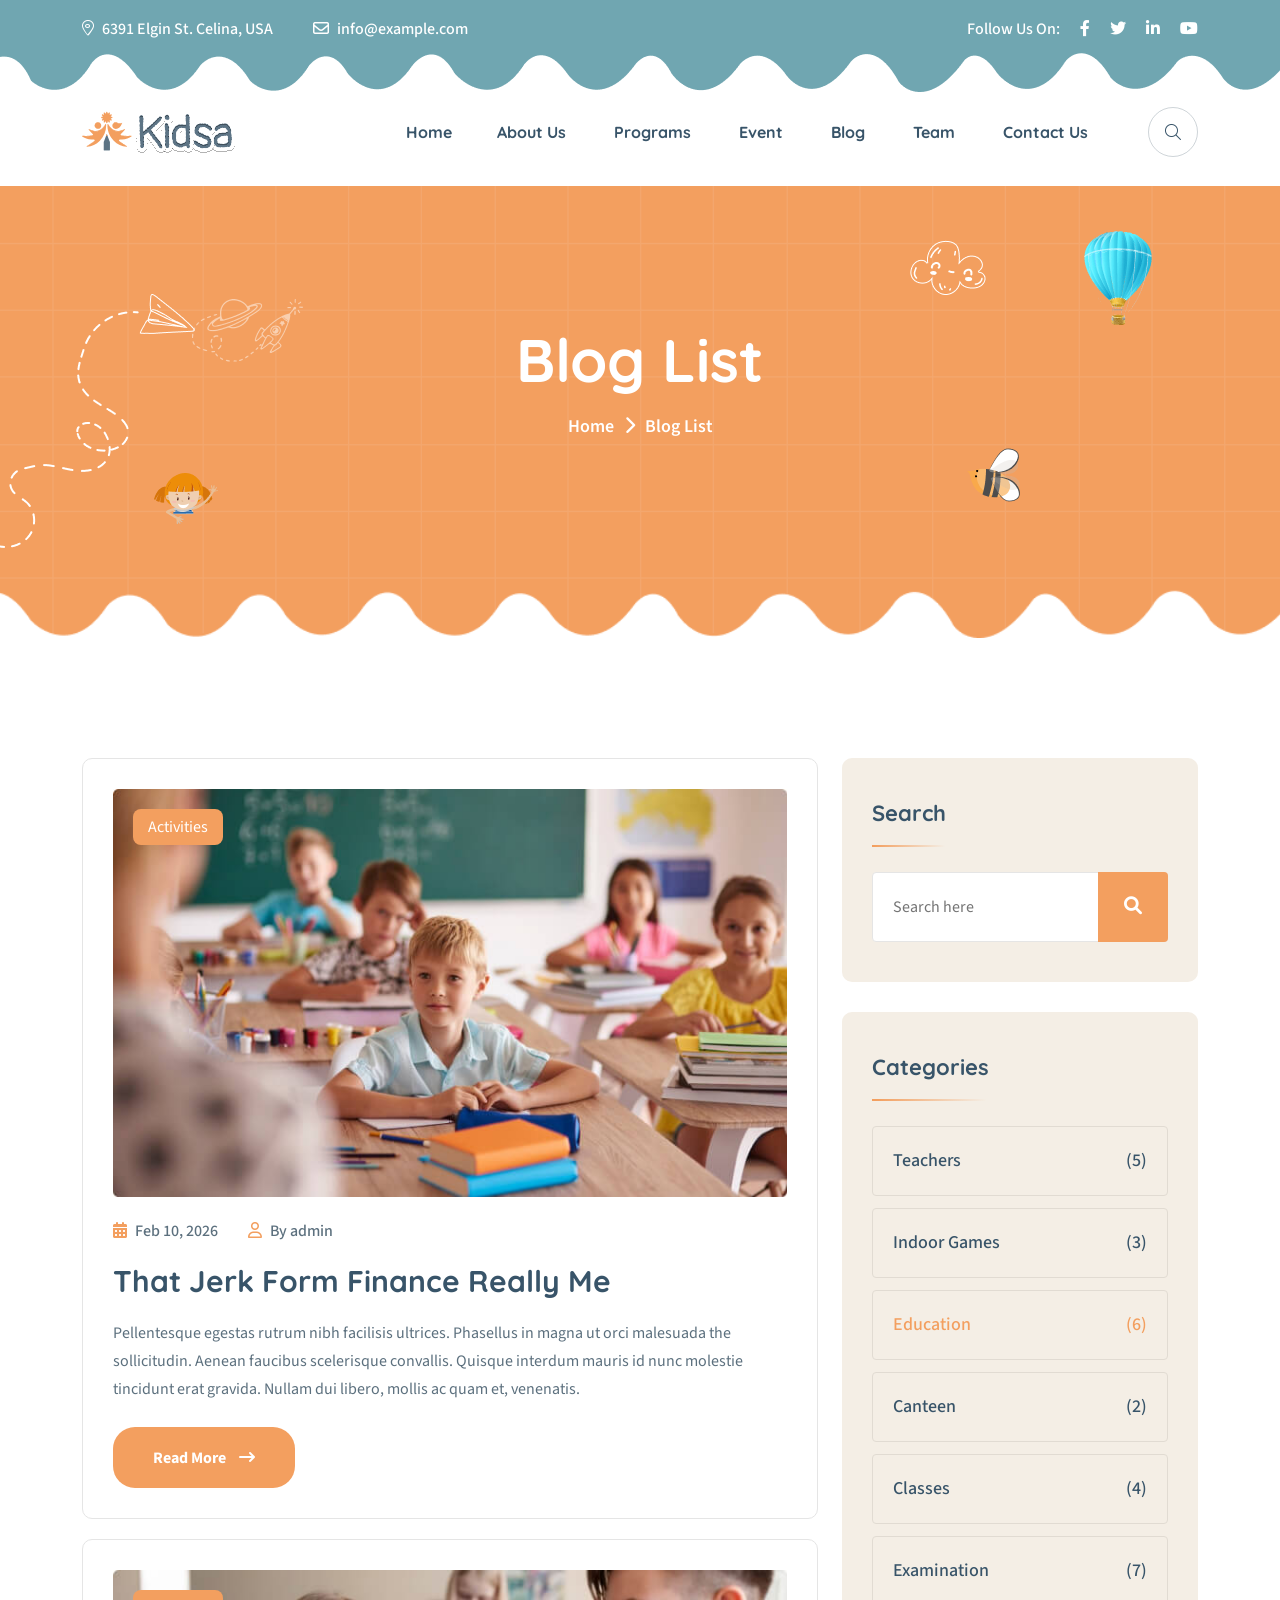
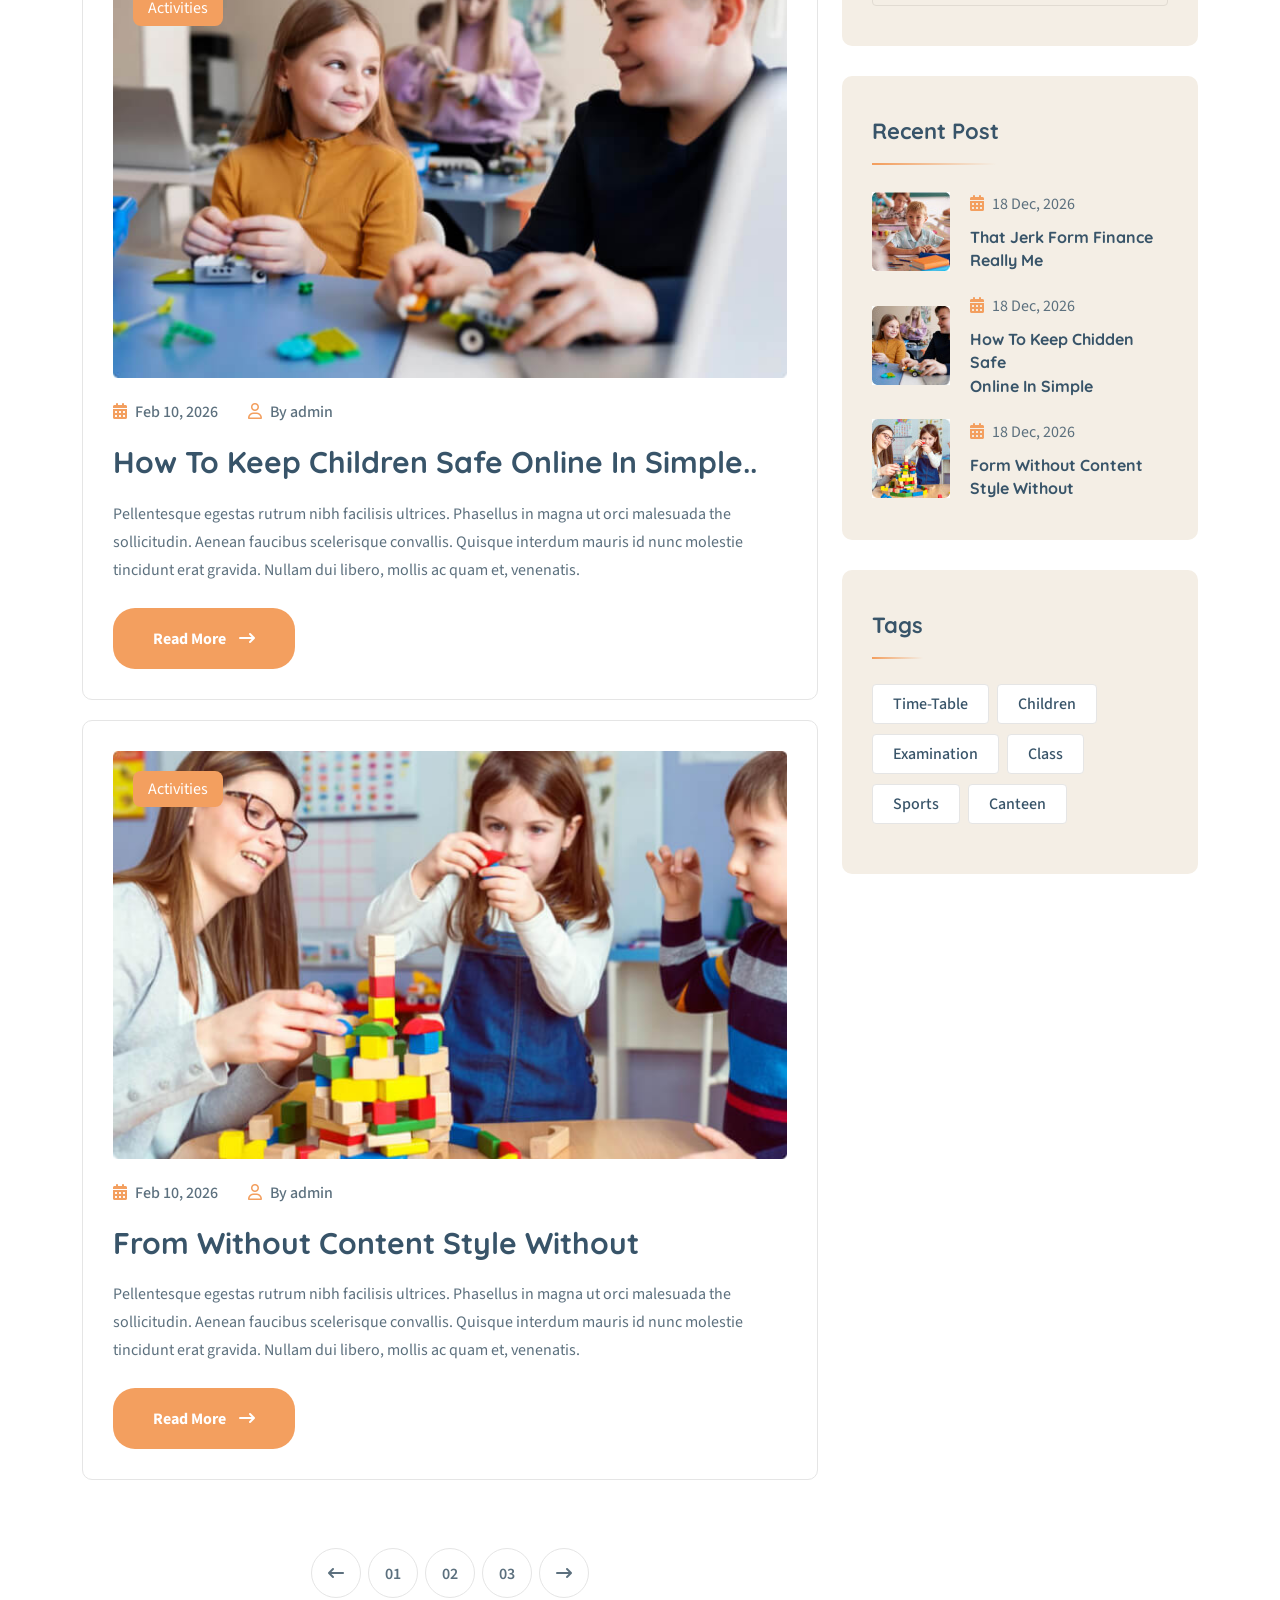
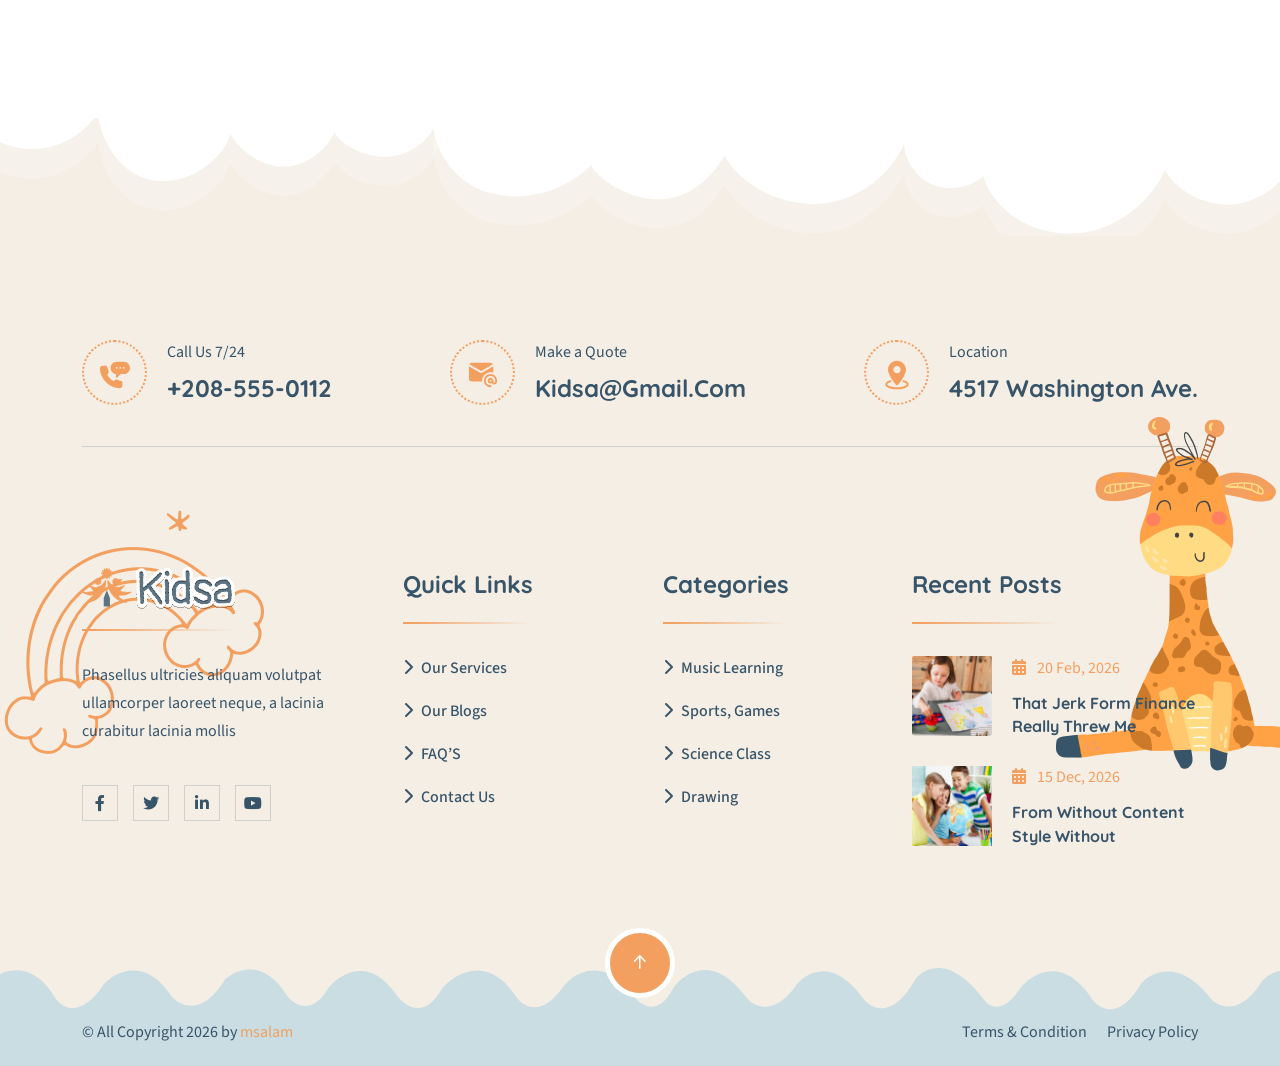
<file: news.html>
<!DOCTYPE html>
<html lang="en">
    <!--<< Header Area >>-->
    

<head>
        <!-- ========== Meta Tags ========== -->
        <meta charset="UTF-8">
        <meta http-equiv="X-UA-Compatible" content="IE=edge">
        <meta name="viewport" content="width=device-width, initial-scale=1">
        <meta name="author" content="gramentheme">
        <meta name="description" content="Kidsa - Kindergarten School HTML Template">
        <!-- ======== Page title ============ -->
        <title>Kidsa - Kindergarten School HTML</title>
        <!--<< Favcion >>-->
        <link rel="shortcut icon" href="assets/img/favicon.svg">
        <!--<< Bootstrap min.css >>-->
        <link rel="stylesheet" href="assets/css/bootstrap.min.css">
        <!--<< All Min Css >>-->
        <link rel="stylesheet" href="assets/css/all.min.css">
        <!--<< Animate.css >>-->
        <link rel="stylesheet" href="assets/css/animate.css">
        <!--<< Icomoon.css >>-->
        <link rel="stylesheet" href="assets/css/icomoon.css">
        <!--<< Magnific Popup.css >>-->
        <link rel="stylesheet" href="assets/css/magnific-popup.css">
        <!--<< MeanMenu.css >>-->
        <link rel="stylesheet" href="assets/css/meanmenu.css">
        <!--<< Swiper Bundle.css >>-->
        <link rel="stylesheet" href="assets/css/swiper-bundle.min.css">
        <!--<< Nice Select.css >>-->
        <link rel="stylesheet" href="assets/css/nice-select.css">
        <!--<< Main.css >>-->
        <link rel="stylesheet" href="assets/css/main.css">
    </head>
    <body>

        <!-- Preloader Start -->
        <div id="preloader" class="preloader">
            <div class="animation-preloader">
                <div class="spinner">                
                </div>
                <div class="txt-loading">
                    <span data-text-preloader="K" class="letters-loading">
                        K
                    </span>
                    <span data-text-preloader="I" class="letters-loading">
                        I
                    </span>
                    <span data-text-preloader="D" class="letters-loading">
                        D
                    </span>
                    <span data-text-preloader="S" class="letters-loading">
                        S
                    </span>
                    <span data-text-preloader="A" class="letters-loading">
                        A
                    </span>
                </div>
                <p class="text-center">Loading</p>
            </div>
            <div class="loader">
                <div class="row">
                    <div class="col-3 loader-section section-left">
                        <div class="bg"></div>
                    </div>
                    <div class="col-3 loader-section section-left">
                        <div class="bg"></div>
                    </div>
                    <div class="col-3 loader-section section-right">
                        <div class="bg"></div>
                    </div>
                    <div class="col-3 loader-section section-right">
                        <div class="bg"></div>
                    </div>
                </div>
            </div>
        </div>

        <!-- Offcanvas Area Start -->
        <div class="fix-area">
            <div class="offcanvas__info">
                <div class="offcanvas__wrapper">
                    <div class="offcanvas__content">
                        <div class="offcanvas__top mb-5 d-flex justify-content-between align-items-center">
                            <div class="offcanvas__logo">
                                <a href="index.html">
                                    <img src="assets/img/logo/logo.svg" alt="logo-img">
                                </a>
                            </div>
                            <div class="offcanvas__close">
                                <button>
                                <i class="fas fa-times"></i>
                                </button>
                            </div>
                        </div>
                        <p class="text d-none d-xl-block">
                            Nullam dignissim, ante scelerisque the  is euismod fermentum odio sem semper the is erat, a feugiat leo urna eget eros. Duis Aenean a imperdiet risus.
                        </p>
                        <div class="mobile-menu fix mb-3"></div>
                        <div class="offcanvas__contact">
                            <h4>Contact Info</h4>
                            <ul>
                                <li class="d-flex align-items-center">
                                    <div class="offcanvas__contact-icon">
                                        <i class="fal fa-map-marker-alt"></i>
                                    </div>
                                    <div class="offcanvas__contact-text">
                                        <a target="_blank" href="#">Main Street, Melbourne, Australia</a>
                                    </div>
                                </li>
                                <li class="d-flex align-items-center">
                                    <div class="offcanvas__contact-icon mr-15">
                                        <i class="fal fa-envelope"></i>
                                    </div>
                                    <div class="offcanvas__contact-text">
                                        <a href="mailto:info@example.com"><span class="mailto:info@example.com">info@example.com</span></a>
                                    </div>
                                </li>
                                <li class="d-flex align-items-center">
                                    <div class="offcanvas__contact-icon mr-15">
                                        <i class="fal fa-clock"></i>
                                    </div>
                                    <div class="offcanvas__contact-text">
                                        <a target="_blank" href="#">Mod-friday, 09am -05pm</a>
                                    </div>
                                </li>
                                <li class="d-flex align-items-center">
                                    <div class="offcanvas__contact-icon mr-15">
                                        <i class="far fa-phone"></i>
                                    </div>
                                    <div class="offcanvas__contact-text">
                                        <a href="tel:+11002345909">+11002345909</a>
                                    </div>
                                </li>
                            </ul>
                            <div class="header-button mt-4">
                                <a href="contact.html" class="theme-btn text-center">
                                    <span>Get A Quote<i class="fa-solid fa-arrow-right-long"></i></span>
                                </a>
                            </div>
                            <div class="social-icon d-flex align-items-center">
                                <a href="#"><i class="fab fa-facebook-f"></i></a>
                                <a href="#"><i class="fab fa-twitter"></i></a>
                                <a href="#"><i class="fab fa-youtube"></i></a>
                                <a href="#"><i class="fab fa-linkedin-in"></i></a>
                            </div>
                        </div>
                    </div>
                </div>
            </div>
        </div>
        <div class="offcanvas__overlay"></div>

        <!-- Header Top Section Start -->
        <div class="header-top-section-4">
            <div class="header-top-shape">
                <img src="assets/img/header-top-shape-2.png" alt="shape-img">
            </div>
            <div class="container">
                <div class="header-top-wrapper style-2">
                    <ul class="contact-list">
                        <li>
                            <i class="fal fa-map-marker-alt"></i>
                            6391 Elgin St. Celina, USA
                        </li>
                        <li>
                            <i class="far fa-envelope"></i>
                            <a href="mailto:info@example.com" class="link">info@example.com</a>
                        </li>
                    </ul>
                    <div class="social-icon d-flex align-items-center">
                        <span>Follow Us On:</span>
                        <a href="#"><i class="fab fa-facebook-f"></i></a>
                        <a href="#"><i class="fab fa-twitter"></i></a>
                        <a href="#"><i class="fa-brands fa-linkedin-in"></i></a>
                        <a href="#"><i class="fa-brands fa-youtube"></i></a>
                    </div>
                </div>
            </div>
        </div>

        <!-- Header Section Start -->
        <header id="header-sticky" class="header-4">
            <div class="container">
                <div class="mega-menu-wrapper">
                    <div class="header-main style-2">
                        <div class="header-left">
                            <div class="logo">
                                <a href="index.html" class="header-logo">
                                    <img src="assets/img/logo/logo.svg" alt="logo-img">
                                </a>
                            </div>
                        </div>

                        <div class="header-right d-flex justify-content-end align-items-center">
                            <div class="mean__menu-wrapper">
                                <div class="main-menu">
                                    <nav id="mobile-menu">
                                         <ul>
                                            <li class="has-dropdown active menu-thumb">
                                                <a href="javascript:void(0)">
                                                    <a href="index.html">Home</a>
                                                </a> 
                                                                                      
                                            <li>
                                                <a href="about.html">About Us</a>
                                            </li>
                                            <li>
                                                <a href="program.html">Programs</a>
                                            </li>
                                            <li>
                                                <a href="event.html">Event</a>
                                            </li>
                                            
                                            <li>
                                                <a href="javascript:void(0)">
                                                    <a href="news.html">Blog</a>
                                                </a>
                                                
                                            </li>

                                            <li>
                                                <a href="team.html">Team</a>
                                            </li>
                                            
                                            <li>
                                                <a href="contact.html">Contact Us</a>
                                            </li>
                                        </ul>
                                    </nav>
                                </div>
                            </div>

                        <!-- <div class="header-right d-flex justify-content-end align-items-center">
                            <div class="mean__menu-wrapper">
                                <div class="main-menu">
                                    <nav id="mobile-menu">
                                        <ul>
                                            <li class="has-dropdown active menu-thumb">
                                                <a href="javascript:void(0)">
                                                Home 
                                                <i class="fas fa-angle-down"></i>
                                                </a>
                                                <ul class="submenu has-homemenu">
                                                    <li>
                                                        <div class="homemenu-items">
                                                            <div class="row row-cols-xl-4 row-cols-md-2 row-cols-2">
                                                                <div class="col homemenu">
                                                                <div class="homemenu-thumb">
                                                                    <img src="assets/img/header/home-1.jpg" alt="img">
                                                                    <div class="demo-button">
                                                                        <a href="index.html" class="theme-btn">
                                                                            <span>Multi Page</span>
                                                                        </a>
                                                                        <a href="index-one-page.html" class="theme-btn">
                                                                            <span>One Page</span>
                                                                        </a>
                                                                    </div>
                                                                </div>
                                                                <div class="homemenu-content text-center">
                                                                     <a href="index.html" class="homemenu-title">
                                                                           Kindergarten
                                                                    </a>
                                                                </div>
                                                                </div>
                                                                <div class="col homemenu">
                                                                    <div class="homemenu-thumb mb-15">
                                                                        <img src="assets/img/header/home-2.jpg" alt="img">
                                                                        <div class="demo-button">
                                                                            <a href="index-2.html" class="theme-btn">
                                                                                <span>Multi Page</span>
                                                                            </a>
                                                                            <a href="index-two-page.html" class="theme-btn">
                                                                                <span>One Page</span>
                                                                            </a>
                                                                        </div>
                                                                    </div>
                                                                    <div class="homemenu-content text-center">
                                                                         <a href="index-2.html" class="homemenu-title">
                                                                          Child Care
                                                                        </a>
                                                                    </div>
                                                                </div>
                                                                <div class="col homemenu">
                                                                    <div class="homemenu-thumb mb-15">
                                                                        <img src="assets/img/header/home-3.jpg" alt="img">
                                                                        <div class="demo-button">
                                                                            <a href="index-3.html" class="theme-btn">
                                                                                <span>Multi Page</span>
                                                                            </a>
                                                                            <a href="index-three-page.html" class="theme-btn">
                                                                                <span>One Page</span>
                                                                            </a>
                                                                        </div>
                                                                    </div>
                                                                    <div class="homemenu-content text-center">
                                                                         <a href="index-3.html" class="homemenu-title">
                                                                          Trial Nanny
                                                                        </a>
                                                                    </div>
                                                                </div>
                                                                <div class="col homemenu">
                                                                    <div class="homemenu-thumb mb-15">
                                                                        <img src="assets/img/header/home-4.jpg" alt="img">
                                                                        <div class="demo-button">
                                                                            <a href="index-4.html" class="theme-btn">
                                                                                <span>Multi Page</span>
                                                                            </a>
                                                                            <a href="index-four-page.html" class="theme-btn">
                                                                                <span>One Page</span>
                                                                            </a>
                                                                        </div>
                                                                    </div>
                                                                    <div class="homemenu-content text-center">
                                                                         <a href="index-4.html" class="homemenu-title">
                                                                          Daycare
                                                                        </a>
                                                                    </div>
                                                                </div>
                                                                <div class="col homemenu">
                                                                    <div class="homemenu-thumb mb-15">
                                                                        <img src="assets/img/header/home-5.jpg" alt="img">
                                                                        <div class="demo-button">
                                                                            <a href="index-5.html" class="theme-btn">
                                                                                <span>Multi Page</span>
                                                                            </a>
                                                                            <a href="index-five-page.html" class="theme-btn">
                                                                                <span>One Page</span>
                                                                            </a>
                                                                        </div>
                                                                        <div class="new-tag">
                                                                            <span>New</span>
                                                                        </div>
                                                                    </div>
                                                                    <div class="homemenu-content text-center">
                                                                         <a href="index-5.html" class="homemenu-title">
                                                                           Kids Academy
                                                                        </a>
                                                                    </div>
                                                                </div>
                                                                <div class="col homemenu">
                                                                    <div class="homemenu-thumb mb-15">
                                                                        <img src="assets/img/header/home-6.jpg" alt="img">
                                                                        <div class="demo-button">
                                                                            <a href="index-6.html" class="theme-btn">
                                                                                <span>Multi Page</span>
                                                                            </a>
                                                                            <a href="index-six-page.html" class="theme-btn">
                                                                                <span>One Page</span>
                                                                            </a>
                                                                        </div>
                                                                         <div class="new-tag">
                                                                            <span>New</span>
                                                                        </div>
                                                                    </div>
                                                                    <div class="homemenu-content text-center">
                                                                        <a href="index-6.html" class="homemenu-title">
                                                                           Preschool
                                                                        </a>
                                                                    </div>
                                                                </div>
                                                                <div class="col homemenu">
                                                                    <div class="homemenu-thumb mb-15">
                                                                        <img src="assets/img/header/home-7.jpg" alt="img">
                                                                        <div class="demo-button">
                                                                            <a href="index-7.html" class="theme-btn">
                                                                                <span>Multi Page</span>
                                                                            </a>
                                                                            <a href="index-seven-page.html" class="theme-btn">
                                                                                <span>One Page</span>
                                                                            </a>
                                                                        </div>
                                                                         <div class="new-tag">
                                                                            <span>New</span>
                                                                        </div>
                                                                    </div>
                                                                    <div class="homemenu-content text-center">
                                                                         <a href="index-7.html" class="homemenu-title">
                                                                           Private Nanny
                                                                        </a>
                                                                    </div>
                                                                </div>
                                                                <div class="col homemenu">
                                                                    <div class="homemenu-thumb mb-15">
                                                                        <img src="assets/img/header/home-8.jpg" alt="img">
                                                                        <div class="demo-button">
                                                                            <a href="index-8.html" class="theme-btn">
                                                                                <span>Multi Page</span>
                                                                            </a>
                                                                            <a href="index-eight-page.html" class="theme-btn">
                                                                                <span>One Page</span>
                                                                            </a>
                                                                        </div>
                                                                         <div class="new-tag">
                                                                            <span>New</span>
                                                                        </div>
                                                                    </div>
                                                                    <div class="homemenu-content text-center">
                                                                        <a href="index-8.html" class="homemenu-title">
                                                                           Kids Camp
                                                                        </a>
                                                                    </div>
                                                                </div>
                                                            </div>
                                                        </div>
                                                    </li>
                                                </ul>
                                            </li>
                                            <li class="has-dropdown active d-xl-none">
                                                <a href="javascript:void(0)" class="border-none">
                                                    Home
                                                </a>
                                                <ul class="submenu">
                                                    <li><a href="index.html">Kindergarten</a></li>
                                                    <li><a href="index-2.html">Child Care</a></li>
                                                    <li><a href="index-3.html">Trial Nanny</a></li>
                                                    <li><a href="index-4.html">Daycare</a></li>
                                                    <li><a href="index-5.html">Kids Academy</a></li>
                                                    <li><a href="index-6.html">Preschool</a></li>
                                                    <li><a href="index-7.html">Private Nanny</a></li>
                                                    <li><a href="index-8.html">Kids Camp</a></li>
                                                </ul>
                                            </li>
                                             <li class="has-dropdown d-xl-none">
                                                <a href="javascript:void(0)" class="border-none">
                                                    One Page
                                                </a>
                                                <ul class="submenu">
                                                    <li><a href="index-one-page.html">Kindergarten One Page</a></li>
                                                    <li><a href="index-two-page.html">Child Care One Page</a></li>
                                                    <li><a href="index-three-page.html">Trial Nanny One Page</a></li>
                                                    <li><a href="index-four-page.html">Daycare One Page</a></li>
                                                    <li><a href="index-five-page.html">Kids Academy One Page</a></li>
                                                    <li><a href="index-six-page.html">Preschool One Page</a></li>
                                                    <li><a href="index-seven-page.html">Private Nanny One Page</a></li>
                                                    <li><a href="index-eight-page.html">Kids Camp One Page</a></li>
                                                </ul>
                                            </li>
                                            <li>
                                                <a href="about.html">About Us</a>
                                            </li>
                                            <li>
                                                <a href="javascript:void(0)">
                                                    Programs
                                                    <i class="fas fa-angle-down"></i>
                                                </a>
                                                <ul class="submenu">
                                                    <li><a href="program.html">Programs Grid</a></li>
                                                    <li><a href="program-carousel.html">Programs Carousel</a></li>
                                                    <li><a href="program-details.html">Programs Details</a></li>
                                                </ul>
                                            </li>
                                            <li class="has-dropdown">
                                                <a href="javascript:void(0)">
                                                    Pages
                                                    <i class="fas fa-angle-down"></i>
                                                </a>
                                                <ul class="submenu">
                                                    <li class="has-dropdown">
                                                        <a href="javascript:void(0)">
                                                            Event
                                                        <i class="fas fa-angle-right"></i>
                                                        </a>
                                                        <ul class="submenu">
                                                                <li><a href="event.html">Event Grid</a></li>
                                                            <li><a href="event-carousel.html">Event Carousel</a></li>
                                                            <li><a href="event-details.html">Event Details</a></li>
                                                        </ul>
                                                    </li>
                                                    <li class="has-dropdown">
                                                        <a href="javascript:void(0)">
                                                        Teacher
                                                        <i class="fas fa-angle-right"></i>
                                                        </a>
                                                        <ul class="submenu">
                                                            <li><a href="team.html">Our Teacher</a></li>
                                                            <li><a href="team-carousel.html">Teacher Carousel</a></li>
                                                            <li><a href="team-details.html">Teacher Details</a></li>
                                                        </ul>
                                                    </li>
                                                    <li><a href="pricing.html">Pricing</a></li>
                                                    <li><a href="faq.html">Faq's</a></li>
                                                    <li><a href="login.html">Login</a></li>
                                                    <li><a href="404.html">404 Page</a></li>
                                                </ul>
                                            </li>
                                            <li>
                                                <a href="javascript:void(0)">
                                                    Blog
                                                    <i class="fas fa-angle-down"></i>
                                                </a>
                                                <ul class="submenu">
                                                    <li><a href="news-grid.html">Blog Grid</a></li>
                                                    <li><a href="news.html">Blog List</a></li>
                                                    <li><a href="news-carousel.html">Blog Carousel</a></li>
                                                    <li><a href="news-details.html">Blog Details</a></li>
                                                </ul>
                                            </li>
                                            <li>
                                                <a href="contact.html">Contact Us</a>
                                            </li>
                                        </ul>
                                    </nav>
                                </div>
                            </div> -->
                            <a href="#0" class="search-trigger search-icon"><i class="fal fa-search"></i></a>
                            <div class="header-button">
                                <a href="contact.html" class="theme-btn">
                                    <span>
                                        Book A visit
                                        <i class="fa-solid fa-arrow-right-long"></i>
                                    </span>
                                </a>
                            </div>
                            <div class="header__hamburger d-xl-none my-auto">
                                <div class="sidebar__toggle">
                                    <i class="fas fa-bars"></i>
                                </div>
                            </div>
                        </div>
                    </div>
                </div>
            </div>
        </header>

        <!-- Search Area Start -->
        <div class="search-wrap">
            <div class="search-inner">
                <i class="fas fa-times search-close" id="search-close"></i>
                <div class="search-cell">
                    <form method="get">
                        <div class="search-field-holder">
                            <input type="search" class="main-search-input" placeholder="Search...">
                        </div>
                    </form>
                </div>
            </div>
        </div>

        <!--<< Breadcrumb Section Start >>-->
        <div class="breadcrumb-wrapper bg-cover" style="background-image: url('assets/img/breadcrumb.png');">
            <div class="line-shape">
                <img src="assets/img/breadcrumb-shape/line.png" alt="shape-img">
            </div>
            <div class="plane-shape float-bob-y">
                <img src="assets/img/breadcrumb-shape/plane.png" alt="shape-img">
            </div>
            <div class="doll-shape float-bob-x">
                <img src="assets/img/breadcrumb-shape/doll.png" alt="shape-img">
            </div>
            <div class="parasuit-shape float-bob-y">
                <img src="assets/img/breadcrumb-shape/parasuit.png" alt="shape-img">
            </div>
            <div class="frame-shape">
                <img src="assets/img/breadcrumb-shape/frame.png" alt="shape-img">
            </div>
            <div class="bee-shape float-bob-x">
                <img src="assets/img/breadcrumb-shape/bee.png" alt="shape-img">
            </div>
            <div class="container">
                <div class="page-heading">
                    <h1 class="wow fadeInUp" data-wow-delay=".3s">Blog List</h1>
                    <ul class="breadcrumb-items wow fadeInUp" data-wow-delay=".5s">
                        <li>
                            <a href="index.html">
                                Home
                            </a>
                        </li>
                        <li>
                            <i class="fas fa-chevron-right"></i>
                        </li>
                        <li>
                            Blog List
                        </li>
                    </ul>
                </div>
            </div>
        </div>

         <!-- News Standard Section Start -->
         <section class="news-standard fix section-padding">
            <div class="container">
                <div class="row g-4">
                    <div class="col-12 col-lg-8">
                        <div class="news-standard-wrapper">
                            <div class="news-standard-items">
                                <div class="news-thumb">
                                    <img src="assets/img/news/post-1.jpg" alt="img">
                                    <div class="post">
                                        <span>Activities</span>
                                     </div>
                                </div>
                                <div class="news-content">
                                    <ul>
                                        <li>
                                            <i class="fas fa-calendar-alt"></i>
                                            Feb 10, 2026
                                        </li>
                                        <li>
                                            <i class="far fa-user"></i>
                                            By admin
                                        </li>
                                    </ul>
                                    <h3>
                                        <a href="news-details.html">That jerk form finance really me</a>
                                    </h3>
                                    <p>
                                        Pellentesque egestas rutrum nibh facilisis ultrices. Phasellus in magna ut orci malesuada the sollicitudin. Aenean faucibus scelerisque convallis. Quisque interdum mauris id nunc molestie tincidunt erat gravida. Nullam dui libero, mollis ac quam et, venenatis.
                                    </p>
                                    <a href="news-details.html" class="theme-btn mt-4">
                                        Read More
                                        <i class="fa-solid fa-arrow-right-long"></i>
                                    </a>
                                </div>
                            </div>
                            <div class="news-standard-items">
                                <div class="news-thumb">
                                    <img src="assets/img/news/post-2.jpg" alt="img">
                                    <div class="post">
                                        <span>Activities</span>
                                     </div>
                                </div>
                                <div class="news-content">
                                    <ul>
                                        <li>
                                            <i class="fas fa-calendar-alt"></i>
                                            Feb 10, 2026
                                        </li>
                                        <li>
                                            <i class="far fa-user"></i>
                                            By admin
                                        </li>
                                    </ul>
                                    <h3>
                                        <a href="news-details.html">How to Keep Children Safe Online In Simple..</a>
                                    </h3>
                                    <p>
                                        Pellentesque egestas rutrum nibh facilisis ultrices. Phasellus in magna ut orci malesuada the sollicitudin. Aenean faucibus scelerisque convallis. Quisque interdum mauris id nunc molestie tincidunt erat gravida. Nullam dui libero, mollis ac quam et, venenatis.
                                    </p>
                                    <a href="news-details.html" class="theme-btn mt-4">
                                        Read More
                                        <i class="fa-solid fa-arrow-right-long"></i>
                                    </a>
                                </div>
                            </div>
                            <div class="news-standard-items">
                                <div class="news-thumb">
                                    <img src="assets/img/news/post-3.jpg" alt="img">
                                    <div class="post">
                                        <span>Activities</span>
                                     </div>
                                </div>
                                <div class="news-content">
                                    <ul>
                                        <li>
                                            <i class="fas fa-calendar-alt"></i>
                                            Feb 10, 2026
                                        </li>
                                        <li>
                                            <i class="far fa-user"></i>
                                            By admin
                                        </li>
                                    </ul>
                                    <h3>
                                        <a href="news-details.html">From without content
                                            style without </a>
                                    </h3>
                                    <p>
                                        Pellentesque egestas rutrum nibh facilisis ultrices. Phasellus in magna ut orci malesuada the sollicitudin. Aenean faucibus scelerisque convallis. Quisque interdum mauris id nunc molestie tincidunt erat gravida. Nullam dui libero, mollis ac quam et, venenatis.
                                    </p>
                                    <a href="news-details.html" class="theme-btn mt-4">
                                        Read More
                                        <i class="fa-solid fa-arrow-right-long"></i>
                                    </a>
                                </div>
                            </div>
                            <div class="page-nav-wrap pt-5 text-center">
                                <ul>
                                    <li><a class="page-numbers" href="#"><i class="fa-solid fa-arrow-left-long"></i></a></li>
                                    <li><a class="page-numbers" href="#">01</a></li>
                                    <li><a class="page-numbers" href="#">02</a></li>
                                    <li><a class="page-numbers" href="#">03</a></li>
                                    <li><a class="page-numbers" href="#"><i class="fa-solid fa-arrow-right-long"></i></a></li>
                                </ul>
                            </div>
                        </div>
                    </div>
                    <div class="col-12 col-lg-4">
                        <div class="main-sidebar">
                            <div class="single-sidebar-widget">
                                <div class="wid-title">
                                    <h3>Search</h3>
                                </div>
                                <div class="search-widget">
                                    <form action="#">
                                        <input type="text" placeholder="Search here">
                                        <button type="submit"><i class="fa-solid fa-magnifying-glass"></i></button>
                                    </form>
                                </div>
                            </div>
                            <div class="single-sidebar-widget">
                                <div class="wid-title">
                                    <h3>Categories</h3>
                                </div>
                                <div class="news-widget-categories">
                                    <ul>
                                        <li><a href="news-details.html">Teachers</a> <span>(5)</span></li>
                                        <li><a href="news-details.html">Indoor Games</a> <span>(3)</span></li>
                                        <li class="active"><a href="news-details.html">Education</a><span>(6)</span></li>
                                        <li><a href="news-details.html">Canteen</a> <span>(2)</span></li>
                                        <li><a href="news-details.html">Classes</a> <span>(4)</span></li>
                                        <li><a href="news-details.html">Examination</a> <span>(7)</span></li>
                                    </ul>
                                </div>
                            </div>
                            <div class="single-sidebar-widget">
                                <div class="wid-title">
                                    <h3>Recent Post</h3>
                                </div>
                                <div class="recent-post-area">
                                    <div class="recent-items">
                                        <div class="recent-thumb">
                                            <img src="assets/img/news/pp3.jpg" alt="img">
                                        </div>
                                        <div class="recent-content">
                                            <ul>
                                                <li>
                                                    <i class="fa-solid fa-calendar-days"></i>
                                                    18 Dec, 2026
                                                </li>
                                            </ul>
                                            <h6>
                                                <a href="news-details.html">
                                                    That Jerk Form Finance <br>
                                                    Really Me
                                                </a>
                                            </h6>
                                        </div>
                                    </div>
                                    <div class="recent-items">
                                        <div class="recent-thumb">
                                            <img src="assets/img/news/pp4.jpg" alt="img">
                                        </div>
                                        <div class="recent-content">
                                            <ul>
                                                <li>
                                                    <i class="fa-solid fa-calendar-days"></i>
                                                    18 Dec, 2026
                                                </li>
                                            </ul>
                                            <h6>
                                                <a href="news-details.html">
                                                    How to keep Chidden Safe <br>
                                                    Online In Simple 
                                                </a>
                                            </h6>
                                        </div>
                                    </div>
                                    <div class="recent-items">
                                        <div class="recent-thumb">
                                            <img src="assets/img/news/pp5.jpg" alt="img">
                                        </div>
                                        <div class="recent-content">
                                            <ul>
                                                <li>
                                                    <i class="fa-solid fa-calendar-days"></i>
                                                    18 Dec, 2026
                                                </li>
                                            </ul>
                                            <h6>
                                                <a href="news-details.html">
                                                    Form Without Content <br>
                                                    Style Without
                                                </a>
                                            </h6>
                                        </div>
                                    </div>
                                </div>
                            </div>
                            <div class="single-sidebar-widget">
                                <div class="wid-title">
                                    <h3>Tags</h3>
                                </div>
                                <div class="news-widget-categories">
                                    <div class="tagcloud">
                                        <a href="news-standard.html">Time-Table</a>     
                                        <a href="news-details.html">Children</a>
                                        <a href="news-details.html">Examination</a>
                                        <a href="news-details.html">Class</a>
                                        <a href="news-details.html">Sports</a>
                                        <a href="news-details.html">Canteen</a>
                                    </div>
                                </div>
                            </div>
                        </div>
                    </div>
                </div>
            </div>
        </section>

        <!--<< Footer Section Start >>-->
        <footer class="footer-section section-bg fix">
            <div class="footer-top-shape">
                <img src="assets/img/footer-top.png" alt="shape-img">
            </div>
            <div class="frame-shape">
                <img src="assets/img/frame.png" alt="shape-img">
            </div>
            <div class="zebra-shape">
                <img src="assets/img/about/zebra.png" alt="shape-img">
            </div>
            <div class="container">
                <div class="contact-info-area">
                    <div class="contact-info-items wow fadeInUp" data-wow-delay=".3s">
                        <div class="icon">
                            <svg width="30" height="30" viewBox="0 0 30 30" fill="none" xmlns="http://www.w3.org/2000/svg">
                                <path d="M23.7891 1.81641H16.7578C13.3658 1.81641 10.6055 4.5767 10.6055 7.96875C10.6055 11.063 12.9015 13.631 15.8789 14.0585V16.7578C15.8788 16.9317 15.9303 17.1016 16.0268 17.2462C16.1234 17.3907 16.2607 17.5033 16.4214 17.5697C16.7456 17.705 17.1258 17.6325 17.3793 17.3792L20.6374 14.1211H23.7891C27.1811 14.1211 30 11.3608 30 7.96875C30 4.5767 27.1811 1.81641 23.7891 1.81641ZM16.7578 8.84754C16.2723 8.84754 15.8789 8.45402 15.8789 7.96863C15.8789 7.48324 16.2723 7.08973 16.7578 7.08973C17.2432 7.08973 17.6367 7.48324 17.6367 7.96863C17.6367 8.45402 17.2432 8.84754 16.7578 8.84754ZM20.2734 8.84754C19.7879 8.84754 19.3945 8.45402 19.3945 7.96863C19.3945 7.48324 19.7879 7.08973 20.2734 7.08973C20.7588 7.08973 21.1523 7.48324 21.1523 7.96863C21.1523 8.45402 20.7588 8.84754 20.2734 8.84754ZM23.7891 8.84754C23.3036 8.84754 22.9102 8.45402 22.9102 7.96863C22.9102 7.48324 23.3036 7.08973 23.7891 7.08973C24.2745 7.08973 24.668 7.48324 24.668 7.96863C24.668 8.45402 24.2745 8.84754 23.7891 8.84754Z" fill="#F39F5F"/>
                                <path d="M19.7461 28.1836C21.2 28.1836 22.3828 27.0008 22.3828 25.5469V22.0312C22.3828 21.6527 22.1408 21.3171 21.782 21.1978L16.5209 19.44C16.2634 19.3533 15.9819 19.3928 15.7553 19.5421L13.5186 21.033C11.1496 19.9035 8.33871 17.0925 7.20914 14.7236L8.7 12.4868C8.77415 12.3754 8.82189 12.2485 8.83958 12.1158C8.85728 11.9831 8.84447 11.8482 8.80213 11.7212L7.04432 6.46014C6.98611 6.28516 6.87428 6.13295 6.72469 6.02512C6.5751 5.91728 6.39534 5.85929 6.21094 5.85938H2.63672C1.18277 5.85938 0 7.02979 0 8.48373C0 18.61 9.6198 28.1836 19.7461 28.1836Z" fill="#F39F5F"/>
                            </svg>                                        
                        </div>
                        <div class="content">
                            <p>Call Us 7/24</p>
                            <h3>
                                <a href="tel:+2085550112">+208-555-0112</a>
                            </h3>
                        </div>
                    </div>
                    <div class="contact-info-items wow fadeInUp" data-wow-delay=".5s">
                        <div class="icon">
                            <svg width="30" height="30" viewBox="0 0 30 30" fill="none" xmlns="http://www.w3.org/2000/svg">
                                <path d="M12.6493 10.8272C12.8019 10.914 12.9755 10.9569 13.1509 10.9509C13.3307 10.9344 13.5048 10.8798 13.6618 10.7906L24.9212 4.22062C24.6765 3.79416 24.324 3.43955 23.8989 3.19239C23.4739 2.94523 22.9913 2.81422 22.4996 2.8125H3.74965C3.25782 2.81406 2.77505 2.94499 2.34983 3.19216C1.92461 3.43932 1.57191 3.79402 1.32715 4.22062L12.6493 10.8272Z" fill="#F39F5F"/>
                                <path d="M25.3125 6.15918V12.6748C24.4104 12.3501 23.4587 12.1852 22.5 12.1873C20.2633 12.1908 18.1192 13.0808 16.5376 14.6624C14.956 16.244 14.066 18.3881 14.0625 20.6248C14.0623 20.9382 14.0811 21.2512 14.1188 21.5623H3.75C3.00476 21.5601 2.29069 21.263 1.76372 20.7361C1.23676 20.2091 0.939726 19.495 0.9375 18.7498V6.15918L11.7094 12.4498C12.1434 12.6872 12.6303 12.8116 13.125 12.8116C13.6197 12.8116 14.1066 12.6872 14.5406 12.4498L25.3125 6.15918Z" fill="#F39F5F"/>
                                <path d="M22.5 14.0625C20.7595 14.0625 19.0903 14.7539 17.8596 15.9846C16.6289 17.2153 15.9375 18.8845 15.9375 20.625C15.9375 22.3655 16.6289 24.0347 17.8596 25.2654C19.0903 26.4961 20.7595 27.1875 22.5 27.1875C22.7486 27.1875 22.9871 27.0887 23.1629 26.9129C23.3387 26.7371 23.4375 26.4986 23.4375 26.25C23.4375 26.0014 23.3387 25.7629 23.1629 25.5871C22.9871 25.4113 22.7486 25.3125 22.5 25.3125C21.5729 25.3125 20.6666 25.0376 19.8958 24.5225C19.1249 24.0074 18.5241 23.2754 18.1693 22.4188C17.8145 21.5623 17.7217 20.6198 17.9026 19.7105C18.0834 18.8012 18.5299 17.966 19.1854 17.3104C19.841 16.6549 20.6762 16.2084 21.5855 16.0276C22.4948 15.8467 23.4373 15.9395 24.2938 16.2943C25.1504 16.6491 25.8824 17.2499 26.3975 18.0208C26.9126 18.7916 27.1875 19.6979 27.1875 20.625V21.5625C27.1875 21.8111 27.0887 22.0496 26.9129 22.2254C26.7371 22.4012 26.4986 22.5 26.25 22.5C26.0014 22.5 25.7629 22.4012 25.5871 22.2254C25.4113 22.0496 25.3125 21.8111 25.3125 21.5625V20.625C25.3125 20.0687 25.1476 19.525 24.8385 19.0625C24.5295 18.5999 24.0902 18.2395 23.5763 18.0266C23.0624 17.8137 22.4969 17.758 21.9513 17.8665C21.4057 17.9751 20.9046 18.2429 20.5113 18.6363C20.1179 19.0296 19.8501 19.5307 19.7415 20.0763C19.633 20.6219 19.6887 21.1874 19.9016 21.7013C20.1145 22.2152 20.4749 22.6545 20.9375 22.9635C21.4 23.2726 21.9437 23.4375 22.5 23.4375C22.9843 23.4344 23.4594 23.3048 23.8781 23.0616C24.2022 23.578 24.6856 23.9748 25.2552 24.1921C25.8248 24.4094 26.4496 24.4353 27.0353 24.266C27.621 24.0967 28.1356 23.7412 28.5013 23.2535C28.867 22.7657 29.064 22.1721 29.0625 21.5625V20.625C29.0605 18.8851 28.3685 17.2171 27.1382 15.9868C25.9079 14.7565 24.2399 14.0645 22.5 14.0625ZM22.5 21.5625C22.3146 21.5625 22.1333 21.5075 21.9792 21.4045C21.825 21.3015 21.7048 21.1551 21.6339 20.9838C21.5629 20.8125 21.5443 20.624 21.5805 20.4421C21.6167 20.2602 21.706 20.0932 21.8371 19.9621C21.9682 19.831 22.1352 19.7417 22.3171 19.7055C22.499 19.6693 22.6875 19.6879 22.8588 19.7589C23.0301 19.8298 23.1765 19.95 23.2795 20.1042C23.3825 20.2583 23.4375 20.4396 23.4375 20.625C23.4375 20.8736 23.3387 21.1121 23.1629 21.2879C22.9871 21.4637 22.7486 21.5625 22.5 21.5625Z" fill="#F39F5F"/>
                            </svg>
                                                                        
                        </div>
                        <div class="content">
                            <p>Make a Quote</p>
                            <h3>
                                <a href="mailto:kidsa@gmail.com">kidsa@gmail.com</a>
                            </h3>
                        </div>
                    </div>
                    <div class="contact-info-items wow fadeInUp" data-wow-delay=".7s">
                        <div class="icon">
                            <svg width="32" height="32" viewBox="0 0 32 32" fill="none" xmlns="http://www.w3.org/2000/svg">
                                <path fill-rule="evenodd" clip-rule="evenodd" d="M16 1.66699C11.036 1.66699 7 5.73899 7 10.7617C7 12.463 7.74933 14.5737 8.84 16.679C11.2413 21.315 15.2413 25.9843 15.2413 25.9843C15.3352 26.0937 15.4516 26.1814 15.5826 26.2416C15.7135 26.3017 15.8559 26.3328 16 26.3328C16.1441 26.3328 16.2865 26.3017 16.4174 26.2416C16.5484 26.1814 16.6648 26.0937 16.7587 25.9843C16.7587 25.9843 20.7587 21.315 23.16 16.679C24.2507 14.5737 25 12.463 25 10.7617C25 5.73899 20.964 1.66699 16 1.66699ZM16 7.00033C15.0447 7.02609 14.1371 7.4237 13.4705 8.10853C12.8039 8.79335 12.4309 9.7113 12.4309 10.667C12.4309 11.6227 12.8039 12.5406 13.4705 13.2255C14.1371 13.9103 15.0447 14.3079 16 14.3337C16.9553 14.3079 17.8629 13.9103 18.5295 13.2255C19.1961 12.5406 19.5691 11.6227 19.5691 10.667C19.5691 9.7113 19.1961 8.79335 18.5295 8.10853C17.8629 7.4237 16.9553 7.02609 16 7.00033Z" fill="#F39F5F"/>
                                <path fill-rule="evenodd" clip-rule="evenodd" d="M22.3783 23.1693C23.4623 23.4946 24.3557 23.8973 24.973 24.3693C25.373 24.6733 25.6663 24.9706 25.6663 25.3333C25.6663 25.5466 25.545 25.74 25.3743 25.9333C25.0917 26.252 24.6717 26.5386 24.1517 26.8053C22.3143 27.7453 19.3437 28.3333 15.9997 28.3333C12.6557 28.3333 9.68501 27.7453 7.84767 26.8053C7.32767 26.5386 6.90767 26.252 6.62501 25.9333C6.45434 25.74 6.33301 25.5466 6.33301 25.3333C6.33301 24.9706 6.62634 24.6733 7.02634 24.3693C7.64367 23.8973 8.53701 23.4946 9.62101 23.1693C9.87509 23.0929 10.0884 22.9187 10.2141 22.6851C10.3397 22.4514 10.3674 22.1774 10.291 21.9233C10.2146 21.6692 10.0404 21.4559 9.80677 21.3302C9.5731 21.2046 9.29909 21.1769 9.04501 21.2533C7.39434 21.7506 6.11167 22.432 5.34101 23.1853C4.66367 23.8453 4.33301 24.584 4.33301 25.3333C4.33301 26.2693 4.86234 27.2026 5.93834 27.9813C7.82634 29.3466 11.6183 30.3333 15.9997 30.3333C20.381 30.3333 24.173 29.3466 26.061 27.9813C27.137 27.2026 27.6663 26.2693 27.6663 25.3333C27.6663 24.584 27.3357 23.8453 26.6583 23.1853C25.8877 22.432 24.605 21.7506 22.9543 21.2533C22.8285 21.2155 22.6965 21.2028 22.5658 21.216C22.4351 21.2292 22.3083 21.268 22.1926 21.3302C22.0769 21.3925 21.9746 21.4769 21.8915 21.5786C21.8084 21.6804 21.7462 21.7975 21.7083 21.9233C21.6705 22.0491 21.6578 22.1811 21.6711 22.3118C21.6843 22.4425 21.7231 22.5694 21.7853 22.6851C21.8475 22.8008 21.9319 22.9031 22.0337 22.9862C22.1354 23.0692 22.2525 23.1315 22.3783 23.1693Z" fill="#F39F5F"/>
                            </svg>                     
                        </div>
                        <div class="content">
                            <p>Location</p>
                            <h3>
                                4517 Washington ave.
                            </h3>
                        </div>
                    </div>
                </div>    
            </div>
            <div class="footer-widgets-wrapper">
                <div class="container">
                    <div class="row">
                        <div class="col-xl-3 col-lg-4 col-md-6 wow fadeInUp" data-wow-delay=".3s">
                            <div class="single-footer-widget">
                                <div class="widget-head">
                                    <a href="index.html">
                                        <img src="assets/img/logo/logo.svg" alt="logo-img">
                                    </a>
                                </div>
                                <div class="footer-content">
                                    <p>
                                        Phasellus ultricies aliquam volutpat 
                                        ullamcorper laoreet neque, a lacinia
                                        curabitur lacinia mollis
                                    </p>
                                    <div class="social-icon d-flex align-items-center">
                                        <a href="#"><i class="fab fa-facebook-f"></i></a>
                                        <a href="#"><i class="fab fa-twitter"></i></a>
                                        <a href="#"><i class="fa-brands fa-linkedin-in"></i></a>
                                        <a href="#"><i class="fa-brands fa-youtube"></i></a>
                                    </div>
                                </div>
                            </div>
                        </div>
                        <div class="col-xl-2 col-lg-4 col-md-6 ps-lg-5 wow fadeInUp" data-wow-delay=".5s">
                            <div class="single-footer-widget">
                                <div class="widget-head">
                                    <h3>Quick Links</h3>
                                </div>
                                <ul class="list-area">
                                    <li>
                                        <a href="program-details.html">
                                            <i class="fa-solid fa-chevron-right"></i>
                                            Our Services
                                        </a>
                                    </li>
                                    <li>
                                        <a href="news-details.html">
                                            <i class="fa-solid fa-chevron-right"></i>
                                            Our Blogs
                                        </a>
                                    </li>
                                    <li>
                                        <a href="faq.html">
                                            <i class="fa-solid fa-chevron-right"></i>
                                            FAQ’S
                                        </a>
                                    </li>
                                    <li>
                                        <a href="contact.html">
                                            <i class="fa-solid fa-chevron-right"></i>
                                            Contact Us
                                        </a>
                                    </li>
                                </ul>
                            </div>
                        </div>
                        <div class="col-xl-3 col-lg-4 col-md-6 ps-lg-5 wow fadeInUp" data-wow-delay=".5s">
                            <div class="single-footer-widget style-margin">
                                <div class="widget-head">
                                    <h3>Categories</h3>
                                </div>
                                <ul class="list-area">
                                    <li>
                                        <a href="program-details.html">
                                            <i class="fa-solid fa-chevron-right"></i>
                                            Music Learning
                                        </a>
                                    </li>
                                    <li>
                                        <a href="program-details.html">
                                            <i class="fa-solid fa-chevron-right"></i>
                                            Sports, Games
                                        </a>
                                    </li>
                                    <li>
                                        <a href="program-details.html">
                                            <i class="fa-solid fa-chevron-right"></i>
                                            Science Class
                                        </a>
                                    </li>
                                    <li>
                                        <a href="program-details.html">
                                            <i class="fa-solid fa-chevron-right"></i>
                                            Drawing
                                        </a>
                                    </li>
                                </ul>
                            </div>
                        </div>
                        <div class="col-xl-4 col-lg-4 col-md-6 wow fadeInUp" data-wow-delay=".7s">
                            <div class="single-footer-widget style-margin">
                                <div class="widget-head">
                                    <h3>Recent Posts</h3>
                                </div>
                                <div class="recent-post-area">
                                    <div class="recent-post-items">
                                        <div class="thumb">
                                            <img src="assets/img/news/pp1.jpg" alt="post-img">
                                        </div>
                                        <div class="content">
                                            <ul class="post-date">
                                                <li>
                                                    <i class="fa-solid fa-calendar-days me-2"></i>
                                                    20 Feb, 2026
                                                </li>
                                            </ul>
                                            <h6>
                                                <a href="news-details.html">
                                                    That jerk Form Finance <br>
                                                    really threw me
                                                </a>
                                            </h6>
                                        </div>
                                    </div>
                                    <div class="recent-post-items mb-0">
                                        <div class="thumb">
                                            <img src="assets/img/news/pp2.jpg" alt="post-img">
                                        </div>
                                        <div class="content">
                                            <ul class="post-date">
                                                <li>
                                                    <i class="fa-solid fa-calendar-days me-2"></i>
                                                    15 Dec, 2026
                                                </li>
                                            </ul>
                                            <h6>
                                                <a href="news-details.html">
                                                    From without content <br>
                                                    style without 
                                                </a>
                                            </h6>
                                        </div>
                                    </div>
                                </div>
                            </div>
                        </div>
                    </div>
                </div>
            </div>
            <div class="footer-bottom">
                <div class="f-bottom-shape">
                    <img src="assets/img/footer-bottom.png" alt="shape-img">
                </div>
                <div class="container">
                    <div class="footer-wrapper d-flex align-items-center justify-content-between">
                        <p class="wow fadeInLeft color-2" data-wow-delay=".3s">
                            © All Copyright 2026 by <a href="index.html">msalam</a>
                        </p>
                        <ul class="footer-menu wow fadeInRight" data-wow-delay=".5s">
                            <li>
                                <a href="contact.html">
                                    Terms & Condition
                                </a>
                            </li>
                            <li>
                                <a href="contact.html">
                                    Privacy Policy
                                </a>
                            </li>
                        </ul>
                    </div>
                </div>
                <a href="#" id="scrollUp" class="scroll-icon">
                    <i class="far fa-arrow-up"></i>
                </a>
            </div>
        </footer>

        <!--<< All JS Plugins >>-->
        <script src="assets/js/jquery-3.7.1.min.js"></script>
        <!--<< Viewport Js >>-->
        <script src="assets/js/viewport.jquery.js"></script>
        <!--<< Bootstrap Js >>-->
        <script src="assets/js/bootstrap.bundle.min.js"></script>
        <!--<< Nice Select Js >>-->
        <script src="assets/js/jquery.nice-select.min.js"></script>
        <!--<< Waypoints Js >>-->
        <script src="assets/js/jquery.waypoints.js"></script>
        <!--<< Counterup Js >>-->
        <script src="assets/js/jquery.counterup.min.js"></script>
        <!--<< Swiper Slider Js >>-->
        <script src="assets/js/swiper-bundle.min.js"></script>
        <!--<< MeanMenu Js >>-->
        <script src="assets/js/jquery.meanmenu.min.js"></script>
        <!--<< Magnific Popup Js >>-->
        <script src="assets/js/jquery.magnific-popup.min.js"></script>
        <!--<< Wow Animation Js >>-->
        <script src="assets/js/wow.min.js"></script>
        <!--<< Main.js >>-->
        <script src="assets/js/main.js"></script>
    </body>


</html>
</file>
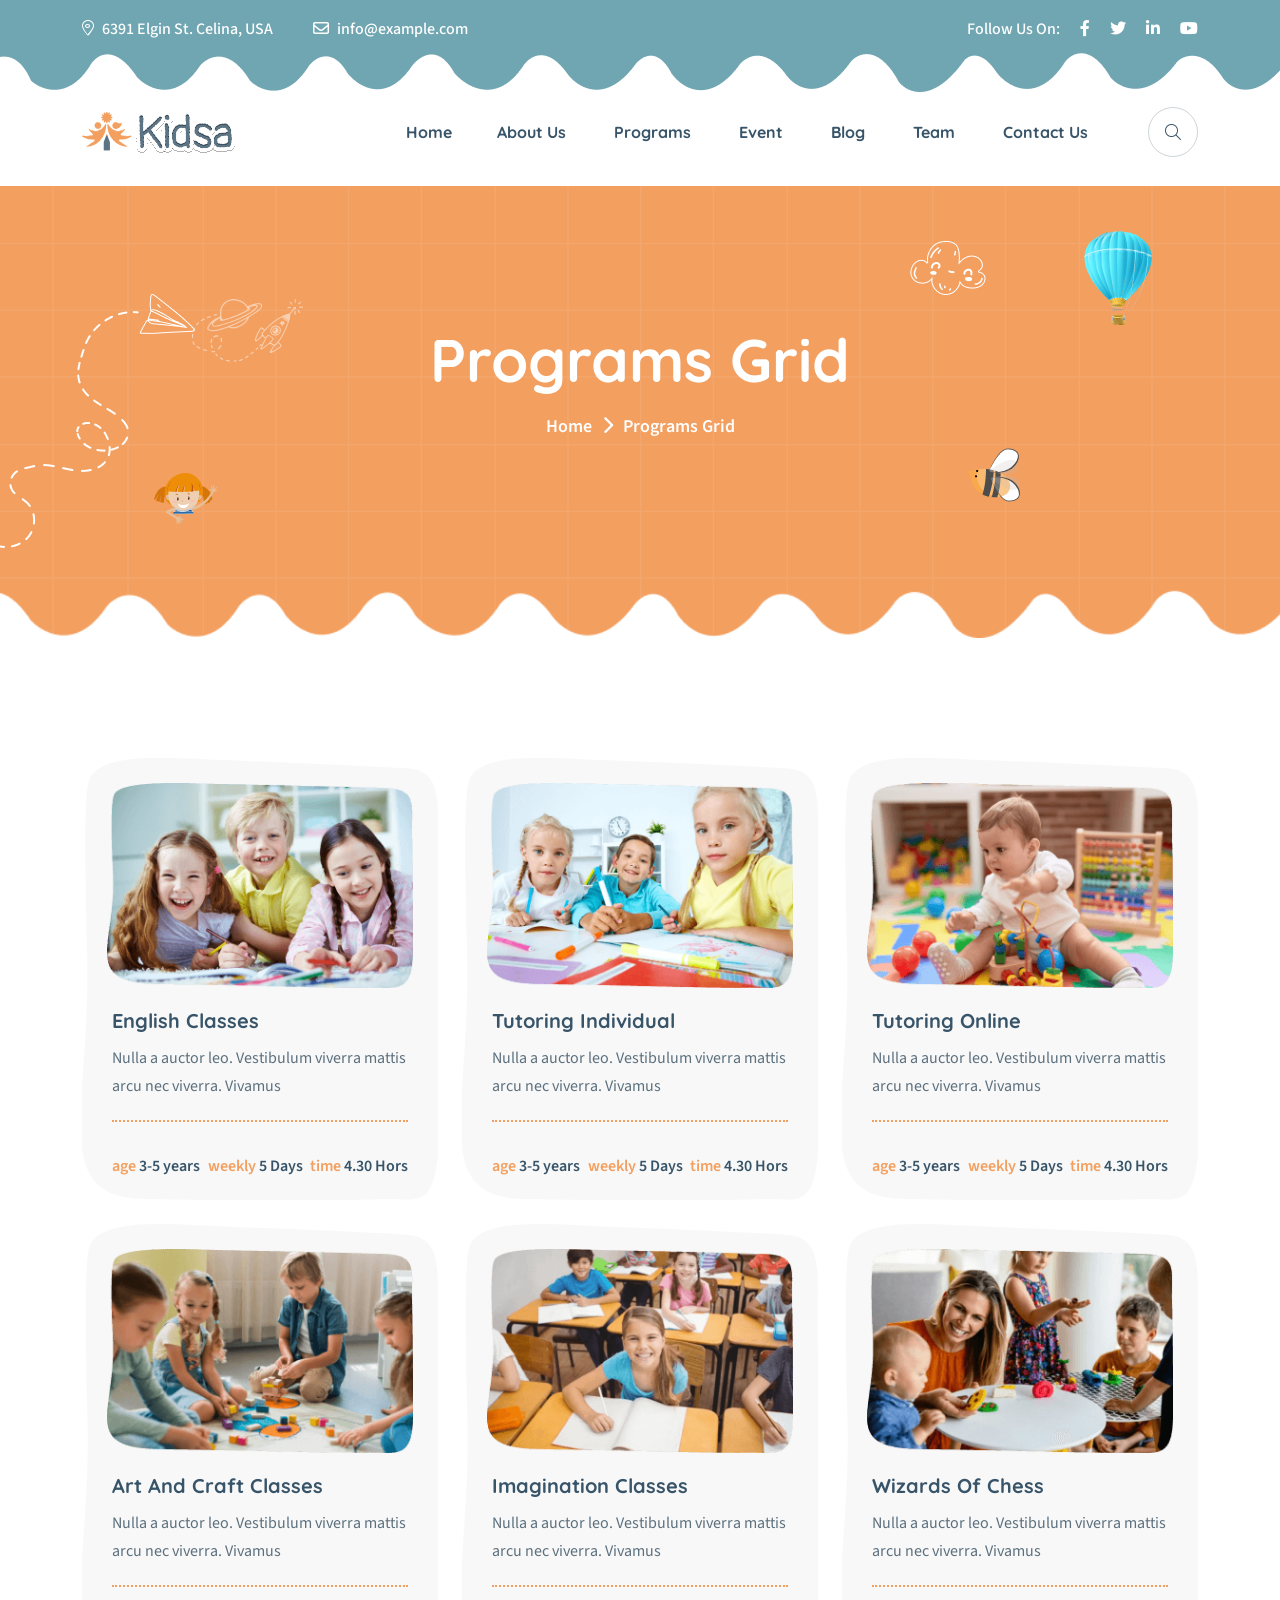
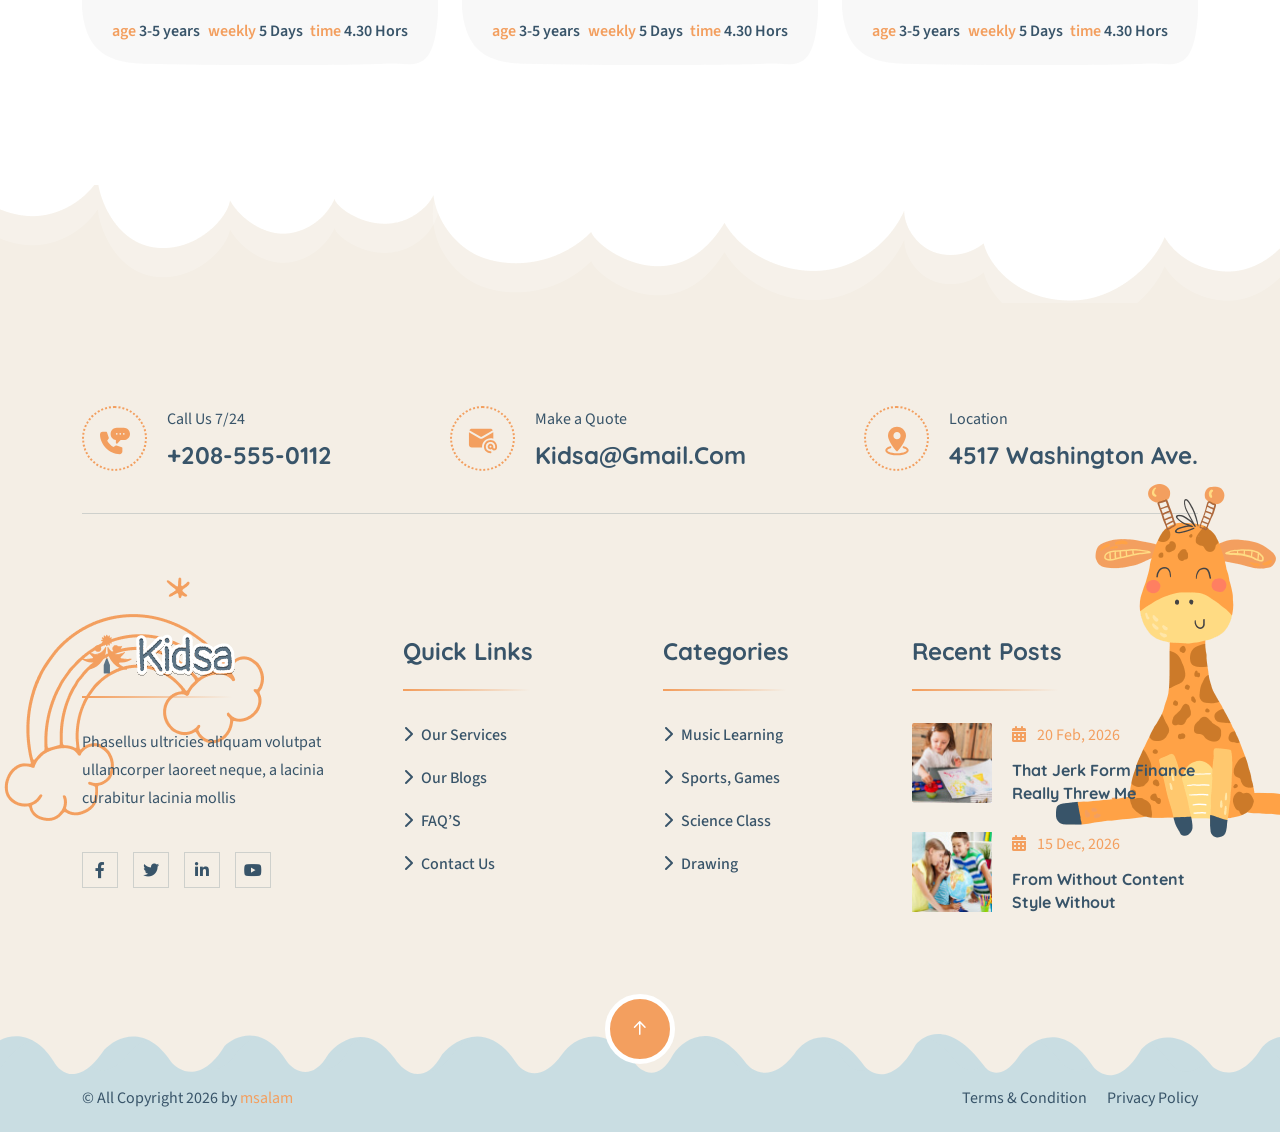
<file: program.html>
<!DOCTYPE html>
<html lang="en">
    <!--<< Header Area >>-->
    

<head>
        <!-- ========== Meta Tags ========== -->
        <meta charset="UTF-8">
        <meta http-equiv="X-UA-Compatible" content="IE=edge">
        <meta name="viewport" content="width=device-width, initial-scale=1">
        <meta name="author" content="gramentheme">
        <meta name="description" content="Kidsa - Kindergarten School HTML Template">
        <!-- ======== Page title ============ -->
        <title>Kidsa - Kindergarten School HTML</title>
        <!--<< Favcion >>-->
        <link rel="shortcut icon" href="assets/img/favicon.svg">
        <!--<< Bootstrap min.css >>-->
        <link rel="stylesheet" href="assets/css/bootstrap.min.css">
        <!--<< All Min Css >>-->
        <link rel="stylesheet" href="assets/css/all.min.css">
        <!--<< Animate.css >>-->
        <link rel="stylesheet" href="assets/css/animate.css">
        <!--<< Icomoon.css >>-->
        <link rel="stylesheet" href="assets/css/icomoon.css">
        <!--<< Magnific Popup.css >>-->
        <link rel="stylesheet" href="assets/css/magnific-popup.css">
        <!--<< MeanMenu.css >>-->
        <link rel="stylesheet" href="assets/css/meanmenu.css">
        <!--<< Swiper Bundle.css >>-->
        <link rel="stylesheet" href="assets/css/swiper-bundle.min.css">
        <!--<< Nice Select.css >>-->
        <link rel="stylesheet" href="assets/css/nice-select.css">
        <!--<< Main.css >>-->
        <link rel="stylesheet" href="assets/css/main.css">
    </head>
    <body>

        <!-- Preloader Start -->
        <div id="preloader" class="preloader">
            <div class="animation-preloader">
                <div class="spinner">                
                </div>
                <div class="txt-loading">
                    <span data-text-preloader="K" class="letters-loading">
                        K
                    </span>
                    <span data-text-preloader="I" class="letters-loading">
                        I
                    </span>
                    <span data-text-preloader="D" class="letters-loading">
                        D
                    </span>
                    <span data-text-preloader="S" class="letters-loading">
                        S
                    </span>
                    <span data-text-preloader="A" class="letters-loading">
                        A
                    </span>
                </div>
                <p class="text-center">Loading</p>
            </div>
            <div class="loader">
                <div class="row">
                    <div class="col-3 loader-section section-left">
                        <div class="bg"></div>
                    </div>
                    <div class="col-3 loader-section section-left">
                        <div class="bg"></div>
                    </div>
                    <div class="col-3 loader-section section-right">
                        <div class="bg"></div>
                    </div>
                    <div class="col-3 loader-section section-right">
                        <div class="bg"></div>
                    </div>
                </div>
            </div>
        </div>

        <!-- Offcanvas Area Start -->
        <div class="fix-area">
            <div class="offcanvas__info">
                <div class="offcanvas__wrapper">
                    <div class="offcanvas__content">
                        <div class="offcanvas__top mb-5 d-flex justify-content-between align-items-center">
                            <div class="offcanvas__logo">
                                <a href="index.html">
                                    <img src="assets/img/logo/logo.svg" alt="logo-img">
                                </a>
                            </div>
                            <div class="offcanvas__close">
                                <button>
                                <i class="fas fa-times"></i>
                                </button>
                            </div>
                        </div>
                        <p class="text d-none d-xl-block">
                            Nullam dignissim, ante scelerisque the  is euismod fermentum odio sem semper the is erat, a feugiat leo urna eget eros. Duis Aenean a imperdiet risus.
                        </p>
                        <div class="mobile-menu fix mb-3"></div>
                        <div class="offcanvas__contact">
                            <h4>Contact Info</h4>
                            <ul>
                                <li class="d-flex align-items-center">
                                    <div class="offcanvas__contact-icon">
                                        <i class="fal fa-map-marker-alt"></i>
                                    </div>
                                    <div class="offcanvas__contact-text">
                                        <a target="_blank" href="#">Main Street, Melbourne, Australia</a>
                                    </div>
                                </li>
                                <li class="d-flex align-items-center">
                                    <div class="offcanvas__contact-icon mr-15">
                                        <i class="fal fa-envelope"></i>
                                    </div>
                                    <div class="offcanvas__contact-text">
                                        <a href="mailto:info@example.com"><span class="mailto:info@example.com">info@example.com</span></a>
                                    </div>
                                </li>
                                <li class="d-flex align-items-center">
                                    <div class="offcanvas__contact-icon mr-15">
                                        <i class="fal fa-clock"></i>
                                    </div>
                                    <div class="offcanvas__contact-text">
                                        <a target="_blank" href="#">Mod-friday, 09am -05pm</a>
                                    </div>
                                </li>
                                <li class="d-flex align-items-center">
                                    <div class="offcanvas__contact-icon mr-15">
                                        <i class="far fa-phone"></i>
                                    </div>
                                    <div class="offcanvas__contact-text">
                                        <a href="tel:+11002345909">+11002345909</a>
                                    </div>
                                </li>
                            </ul>
                            <div class="header-button mt-4">
                                <a href="contact.html" class="theme-btn text-center">
                                    <span>Get A Quote<i class="fa-solid fa-arrow-right-long"></i></span>
                                </a>
                            </div>
                            <div class="social-icon d-flex align-items-center">
                                <a href="#"><i class="fab fa-facebook-f"></i></a>
                                <a href="#"><i class="fab fa-twitter"></i></a>
                                <a href="#"><i class="fab fa-youtube"></i></a>
                                <a href="#"><i class="fab fa-linkedin-in"></i></a>
                            </div>
                        </div>
                    </div>
                </div>
            </div>
        </div>
        <div class="offcanvas__overlay"></div>

        <!-- Header Top Section Start -->
        <div class="header-top-section-4">
            <div class="header-top-shape">
                <img src="assets/img/header-top-shape-2.png" alt="shape-img">
            </div>
            <div class="container">
                <div class="header-top-wrapper style-2">
                    <ul class="contact-list">
                        <li>
                            <i class="fal fa-map-marker-alt"></i>
                            6391 Elgin St. Celina, USA
                        </li>
                        <li>
                            <i class="far fa-envelope"></i>
                            <a href="mailto:info@example.com" class="link">info@example.com</a>
                        </li>
                    </ul>
                    <div class="social-icon d-flex align-items-center">
                        <span>Follow Us On:</span>
                        <a href="#"><i class="fab fa-facebook-f"></i></a>
                        <a href="#"><i class="fab fa-twitter"></i></a>
                        <a href="#"><i class="fa-brands fa-linkedin-in"></i></a>
                        <a href="#"><i class="fa-brands fa-youtube"></i></a>
                    </div>
                </div>
            </div>
        </div>

        <!-- Header Section Start -->
        <header id="header-sticky" class="header-4">
            <div class="container">
                <div class="mega-menu-wrapper">
                    <div class="header-main style-2">
                        <div class="header-left">
                            <div class="logo">
                                <a href="index.html" class="header-logo">
                                    <img src="assets/img/logo/logo.svg" alt="logo-img">
                                </a>
                            </div>
                        </div>

                        <div class="header-right d-flex justify-content-end align-items-center">
                            <div class="mean__menu-wrapper">
                                <div class="main-menu">
                                    <nav id="mobile-menu">
                                         <ul>
                                            <li class="has-dropdown active menu-thumb">
                                                <a href="javascript:void(0)">
                                                    <a href="index.html">Home</a>
                                                </a> 
                                                                                      
                                            <li>
                                                <a href="about.html">About Us</a>
                                            </li>
                                            <li>
                                                <a href="program.html">Programs</a>
                                            </li>
                                            <li>
                                                <a href="event.html">Event</a>
                                            </li>
                                            
                                            <li>
                                                <a href="javascript:void(0)">
                                                    <a href="news.html">Blog</a>
                                                </a>
                                                
                                            </li>

                                            <li>
                                                <a href="team.html">Team</a>
                                            </li>
                                            
                                            <li>
                                                <a href="contact.html">Contact Us</a>
                                            </li>
                                        </ul>
                                    </nav>
                                </div>
                            </div>

                        <!-- <div class="header-right d-flex justify-content-end align-items-center">
                            <div class="mean__menu-wrapper">
                                <div class="main-menu">
                                   <nav id="mobile-menu">
                                        <ul>
                                            <li class="has-dropdown active menu-thumb">
                                                <a href="javascript:void(0)">
                                                Home 
                                                <i class="fas fa-angle-down"></i>
                                                </a>
                                                <ul class="submenu has-homemenu">
                                                    <li>
                                                        <div class="homemenu-items">
                                                            <div class="row row-cols-xl-4 row-cols-md-2 row-cols-2">
                                                                <div class="col homemenu">
                                                                <div class="homemenu-thumb">
                                                                    <img src="assets/img/header/home-1.jpg" alt="img">
                                                                    <div class="demo-button">
                                                                        <a href="index.html" class="theme-btn">
                                                                            <span>Multi Page</span>
                                                                        </a>
                                                                        <a href="index-one-page.html" class="theme-btn">
                                                                            <span>One Page</span>
                                                                        </a>
                                                                    </div>
                                                                </div>
                                                                <div class="homemenu-content text-center">
                                                                     <a href="index.html" class="homemenu-title">
                                                                           Kindergarten
                                                                    </a>
                                                                </div>
                                                                </div>
                                                                <div class="col homemenu">
                                                                    <div class="homemenu-thumb mb-15">
                                                                        <img src="assets/img/header/home-2.jpg" alt="img">
                                                                        <div class="demo-button">
                                                                            <a href="index-2.html" class="theme-btn">
                                                                                <span>Multi Page</span>
                                                                            </a>
                                                                            <a href="index-two-page.html" class="theme-btn">
                                                                                <span>One Page</span>
                                                                            </a>
                                                                        </div>
                                                                    </div>
                                                                    <div class="homemenu-content text-center">
                                                                         <a href="index-2.html" class="homemenu-title">
                                                                          Child Care
                                                                        </a>
                                                                    </div>
                                                                </div>
                                                                <div class="col homemenu">
                                                                    <div class="homemenu-thumb mb-15">
                                                                        <img src="assets/img/header/home-3.jpg" alt="img">
                                                                        <div class="demo-button">
                                                                            <a href="index-3.html" class="theme-btn">
                                                                                <span>Multi Page</span>
                                                                            </a>
                                                                            <a href="index-three-page.html" class="theme-btn">
                                                                                <span>One Page</span>
                                                                            </a>
                                                                        </div>
                                                                    </div>
                                                                    <div class="homemenu-content text-center">
                                                                         <a href="index-3.html" class="homemenu-title">
                                                                          Trial Nanny
                                                                        </a>
                                                                    </div>
                                                                </div>
                                                                <div class="col homemenu">
                                                                    <div class="homemenu-thumb mb-15">
                                                                        <img src="assets/img/header/home-4.jpg" alt="img">
                                                                        <div class="demo-button">
                                                                            <a href="index-4.html" class="theme-btn">
                                                                                <span>Multi Page</span>
                                                                            </a>
                                                                            <a href="index-four-page.html" class="theme-btn">
                                                                                <span>One Page</span>
                                                                            </a>
                                                                        </div>
                                                                    </div>
                                                                    <div class="homemenu-content text-center">
                                                                         <a href="index-4.html" class="homemenu-title">
                                                                          Daycare
                                                                        </a>
                                                                    </div>
                                                                </div>
                                                                <div class="col homemenu">
                                                                    <div class="homemenu-thumb mb-15">
                                                                        <img src="assets/img/header/home-5.jpg" alt="img">
                                                                        <div class="demo-button">
                                                                            <a href="index-5.html" class="theme-btn">
                                                                                <span>Multi Page</span>
                                                                            </a>
                                                                            <a href="index-five-page.html" class="theme-btn">
                                                                                <span>One Page</span>
                                                                            </a>
                                                                        </div>
                                                                        <div class="new-tag">
                                                                            <span>New</span>
                                                                        </div>
                                                                    </div>
                                                                    <div class="homemenu-content text-center">
                                                                         <a href="index-5.html" class="homemenu-title">
                                                                           Kids Academy
                                                                        </a>
                                                                    </div>
                                                                </div>
                                                                <div class="col homemenu">
                                                                    <div class="homemenu-thumb mb-15">
                                                                        <img src="assets/img/header/home-6.jpg" alt="img">
                                                                        <div class="demo-button">
                                                                            <a href="index-6.html" class="theme-btn">
                                                                                <span>Multi Page</span>
                                                                            </a>
                                                                            <a href="index-six-page.html" class="theme-btn">
                                                                                <span>One Page</span>
                                                                            </a>
                                                                        </div>
                                                                         <div class="new-tag">
                                                                            <span>New</span>
                                                                        </div>
                                                                    </div>
                                                                    <div class="homemenu-content text-center">
                                                                        <a href="index-6.html" class="homemenu-title">
                                                                           Preschool
                                                                        </a>
                                                                    </div>
                                                                </div>
                                                                <div class="col homemenu">
                                                                    <div class="homemenu-thumb mb-15">
                                                                        <img src="assets/img/header/home-7.jpg" alt="img">
                                                                        <div class="demo-button">
                                                                            <a href="index-7.html" class="theme-btn">
                                                                                <span>Multi Page</span>
                                                                            </a>
                                                                            <a href="index-seven-page.html" class="theme-btn">
                                                                                <span>One Page</span>
                                                                            </a>
                                                                        </div>
                                                                         <div class="new-tag">
                                                                            <span>New</span>
                                                                        </div>
                                                                    </div>
                                                                    <div class="homemenu-content text-center">
                                                                         <a href="index-7.html" class="homemenu-title">
                                                                           Private Nanny
                                                                        </a>
                                                                    </div>
                                                                </div>
                                                                <div class="col homemenu">
                                                                    <div class="homemenu-thumb mb-15">
                                                                        <img src="assets/img/header/home-8.jpg" alt="img">
                                                                        <div class="demo-button">
                                                                            <a href="index-8.html" class="theme-btn">
                                                                                <span>Multi Page</span>
                                                                            </a>
                                                                            <a href="index-eight-page.html" class="theme-btn">
                                                                                <span>One Page</span>
                                                                            </a>
                                                                        </div>
                                                                         <div class="new-tag">
                                                                            <span>New</span>
                                                                        </div>
                                                                    </div>
                                                                    <div class="homemenu-content text-center">
                                                                        <a href="index-8.html" class="homemenu-title">
                                                                           Kids Camp
                                                                        </a>
                                                                    </div>
                                                                </div>
                                                            </div>
                                                        </div>
                                                    </li>
                                                </ul>
                                            </li>
                                            <li class="has-dropdown active d-xl-none">
                                                <a href="javascript:void(0)" class="border-none">
                                                    Home
                                                </a>
                                                <ul class="submenu">
                                                    <li><a href="index.html">Kindergarten</a></li>
                                                    <li><a href="index-2.html">Child Care</a></li>
                                                    <li><a href="index-3.html">Trial Nanny</a></li>
                                                    <li><a href="index-4.html">Daycare</a></li>
                                                    <li><a href="index-5.html">Kids Academy</a></li>
                                                    <li><a href="index-6.html">Preschool</a></li>
                                                    <li><a href="index-7.html">Private Nanny</a></li>
                                                    <li><a href="index-8.html">Kids Camp</a></li>
                                                </ul>
                                            </li>
                                             <li class="has-dropdown d-xl-none">
                                                <a href="javascript:void(0)" class="border-none">
                                                    One Page
                                                </a>
                                                <ul class="submenu">
                                                    <li><a href="index-one-page.html">Kindergarten One Page</a></li>
                                                    <li><a href="index-two-page.html">Child Care One Page</a></li>
                                                    <li><a href="index-three-page.html">Trial Nanny One Page</a></li>
                                                    <li><a href="index-four-page.html">Daycare One Page</a></li>
                                                    <li><a href="index-five-page.html">Kids Academy One Page</a></li>
                                                    <li><a href="index-six-page.html">Preschool One Page</a></li>
                                                    <li><a href="index-seven-page.html">Private Nanny One Page</a></li>
                                                    <li><a href="index-eight-page.html">Kids Camp One Page</a></li>
                                                </ul>
                                            </li>
                                            <li>
                                                <a href="about.html">About Us</a>
                                            </li>
                                            <li>
                                                <a href="javascript:void(0)">
                                                    Programs
                                                    <i class="fas fa-angle-down"></i>
                                                </a>
                                                <ul class="submenu">
                                                    <li><a href="program.html">Programs Grid</a></li>
                                                    <li><a href="program-carousel.html">Programs Carousel</a></li>
                                                    <li><a href="program-details.html">Programs Details</a></li>
                                                </ul>
                                            </li>
                                            <li class="has-dropdown">
                                                <a href="javascript:void(0)">
                                                    Pages
                                                    <i class="fas fa-angle-down"></i>
                                                </a>
                                                <ul class="submenu">
                                                    <li class="has-dropdown">
                                                        <a href="javascript:void(0)">
                                                            Event
                                                        <i class="fas fa-angle-right"></i>
                                                        </a>
                                                        <ul class="submenu">
                                                                <li><a href="event.html">Event Grid</a></li>
                                                            <li><a href="event-carousel.html">Event Carousel</a></li>
                                                            <li><a href="event-details.html">Event Details</a></li>
                                                        </ul>
                                                    </li>
                                                    <li class="has-dropdown">
                                                        <a href="javascript:void(0)">
                                                        Teacher
                                                        <i class="fas fa-angle-right"></i>
                                                        </a>
                                                        <ul class="submenu">
                                                            <li><a href="team.html">Our Teacher</a></li>
                                                            <li><a href="team-carousel.html">Teacher Carousel</a></li>
                                                            <li><a href="team-details.html">Teacher Details</a></li>
                                                        </ul>
                                                    </li>
                                                    <li><a href="pricing.html">Pricing</a></li>
                                                    <li><a href="faq.html">Faq's</a></li>
                                                    <li><a href="login.html">Login</a></li>
                                                    <li><a href="404.html">404 Page</a></li>
                                                </ul>
                                            </li>
                                            <li>
                                                <a href="javascript:void(0)">
                                                    Blog
                                                    <i class="fas fa-angle-down"></i>
                                                </a>
                                                <ul class="submenu">
                                                    <li><a href="news-grid.html">Blog Grid</a></li>
                                                    <li><a href="news.html">Blog List</a></li>
                                                    <li><a href="news-carousel.html">Blog Carousel</a></li>
                                                    <li><a href="news-details.html">Blog Details</a></li>
                                                </ul>
                                            </li>
                                            <li>
                                                <a href="contact.html">Contact Us</a>
                                            </li>
                                        </ul>
                                    </nav>
                                </div>
                            </div> -->
                            <a href="#0" class="search-trigger search-icon"><i class="fal fa-search"></i></a>
                            <div class="header-button">
                                <a href="contact.html" class="theme-btn">
                                    <span>
                                        Book A visit
                                        <i class="fa-solid fa-arrow-right-long"></i>
                                    </span>
                                </a>
                            </div>
                            <div class="header__hamburger d-xl-none my-auto">
                                <div class="sidebar__toggle">
                                    <i class="fas fa-bars"></i>
                                </div>
                            </div>
                        </div>
                    </div>
                </div>
            </div>
        </header>

        <!-- Search Area Start -->
        <div class="search-wrap">
            <div class="search-inner">
                <i class="fas fa-times search-close" id="search-close"></i>
                <div class="search-cell">
                    <form method="get">
                        <div class="search-field-holder">
                            <input type="search" class="main-search-input" placeholder="Search...">
                        </div>
                    </form>
                </div>
            </div>
        </div>

        <!--<< Breadcrumb Section Start >>-->
        <div class="breadcrumb-wrapper bg-cover" style="background-image: url('assets/img/breadcrumb.png');">
            <div class="line-shape">
                <img src="assets/img/breadcrumb-shape/line.png" alt="shape-img">
            </div>
            <div class="plane-shape float-bob-y">
                <img src="assets/img/breadcrumb-shape/plane.png" alt="shape-img">
            </div>
            <div class="doll-shape float-bob-x">
                <img src="assets/img/breadcrumb-shape/doll.png" alt="shape-img">
            </div>
            <div class="parasuit-shape float-bob-y">
                <img src="assets/img/breadcrumb-shape/parasuit.png" alt="shape-img">
            </div>
            <div class="frame-shape">
                <img src="assets/img/breadcrumb-shape/frame.png" alt="shape-img">
            </div>
            <div class="bee-shape float-bob-x">
                <img src="assets/img/breadcrumb-shape/bee.png" alt="shape-img">
            </div>
            <div class="container">
                <div class="page-heading">
                    <h1 class="wow fadeInUp" data-wow-delay=".3s">Programs Grid</h1>
                    <ul class="breadcrumb-items wow fadeInUp" data-wow-delay=".5s">
                        <li>
                            <a href="index.html">
                                Home
                            </a>
                        </li>
                        <li>
                            <i class="fas fa-chevron-right"></i>
                        </li>
                        <li>
                            Programs Grid
                        </li>
                    </ul>
                </div>
            </div>
        </div>

        <!-- Clases Section Start -->
        <section class="clases-section section-padding pt-0">
            <div class="container">
                <div class="row g-4">
                    <div class="col-xl-4 col-lg-6 col-md-6 wow fadeInUp" data-wow-delay=".3s">
                        <div class="clases-items mt-0">
                            <div class="clases-bg style-2"></div>
                            <div class="clases-image">
                                <img src="assets/img/classes/01.png" alt="img">
                            </div>
                            <div class="clases-content">
                                <h4>
                                    <a href="program-details.html">English Classes</a>
                                </h4>
                                <p>Nulla a auctor leo. Vestibulum viverra mattis arcu <br> nec viverra. Vivamus </p>
                                <ul class="clases-schedule">
                                    <li>
                                        <span>age</span> <br>
                                        3-5 years
                                    </li>
                                    <li>
                                        <span>weekly</span> <br>
                                        5 Days
                                    </li>
                                    <li>
                                        <span>time</span> <br>
                                        4.30 Hors
                                    </li>
                                </ul>
                            </div>
                        </div>
                    </div>
                    <div class="col-xl-4 col-lg-6 col-md-6 wow fadeInUp" data-wow-delay=".5s">
                        <div class="clases-items mt-0">
                            <div class="clases-bg style-2"></div>
                            <div class="clases-image">
                                <img src="assets/img/classes/02.png" alt="img">
                            </div>
                            <div class="clases-content">
                                <h4>
                                    <a href="program-details.html">Tutoring Individual</a>
                                </h4>
                                <p>Nulla a auctor leo. Vestibulum viverra mattis arcu <br> nec viverra. Vivamus </p>
                                <ul class="clases-schedule">
                                    <li>
                                        <span>age</span> <br>
                                        3-5 years
                                    </li>
                                    <li>
                                        <span>weekly</span> <br>
                                        5 Days
                                    </li>
                                    <li>
                                        <span>time</span> <br>
                                        4.30 Hors
                                    </li>
                                </ul>
                            </div>
                        </div>
                    </div>
                    <div class="col-xl-4 col-lg-6 col-md-6 wow fadeInUp" data-wow-delay=".7s">
                        <div class="clases-items mt-0">
                            <div class="clases-bg style-2"></div>
                            <div class="clases-image">
                                <img src="assets/img/classes/03.png" alt="img">
                            </div>
                            <div class="clases-content">
                                <h4>
                                    <a href="program-details.html">Tutoring Online</a>
                                </h4>
                                <p>Nulla a auctor leo. Vestibulum viverra mattis arcu <br> nec viverra. Vivamus </p>
                                <ul class="clases-schedule">
                                    <li>
                                        <span>age</span> <br>
                                        3-5 years
                                    </li>
                                    <li>
                                        <span>weekly</span> <br>
                                        5 Days
                                    </li>
                                    <li>
                                        <span>time</span> <br>
                                        4.30 Hors
                                    </li>
                                </ul>
                            </div>
                        </div>
                    </div>
                    <div class="col-xl-4 col-lg-6 col-md-6 wow fadeInUp" data-wow-delay=".3s">
                        <div class="clases-items mt-0">
                            <div class="clases-bg style-2"></div>
                            <div class="clases-image">
                                <img src="assets/img/classes/04.png" alt="img">
                            </div>
                            <div class="clases-content">
                                <h4>
                                    <a href="program-details.html">Art and Craft Classes</a>
                                </h4>
                                <p>Nulla a auctor leo. Vestibulum viverra mattis arcu <br> nec viverra. Vivamus </p>
                                <ul class="clases-schedule">
                                    <li>
                                        <span>age</span> <br>
                                        3-5 years
                                    </li>
                                    <li>
                                        <span>weekly</span> <br>
                                        5 Days
                                    </li>
                                    <li>
                                        <span>time</span> <br>
                                        4.30 Hors
                                    </li>
                                </ul>
                            </div>
                        </div>
                    </div>
                    <div class="col-xl-4 col-lg-6 col-md-6 wow fadeInUp" data-wow-delay=".5s">
                        <div class="clases-items mt-0">
                            <div class="clases-bg style-2"></div>
                            <div class="clases-image">
                                <img src="assets/img/classes/05.png" alt="img">
                            </div>
                            <div class="clases-content">
                                <h4>
                                    <a href="program-details.html">Imagination Classes</a>
                                </h4>
                                <p>Nulla a auctor leo. Vestibulum viverra mattis arcu <br> nec viverra. Vivamus </p>
                                <ul class="clases-schedule">
                                    <li>
                                        <span>age</span> <br>
                                        3-5 years
                                    </li>
                                    <li>
                                        <span>weekly</span> <br>
                                        5 Days
                                    </li>
                                    <li>
                                        <span>time</span> <br>
                                        4.30 Hors
                                    </li>
                                </ul>
                            </div>
                        </div>
                    </div>
                    <div class="col-xl-4 col-lg-6 col-md-6 wow fadeInUp" data-wow-delay=".7s">
                        <div class="clases-items mt-0">
                            <div class="clases-bg style-2"></div>
                            <div class="clases-image">
                                <img src="assets/img/classes/06.png" alt="img">
                            </div>
                            <div class="clases-content">
                                <h4>
                                    <a href="program-details.html">Wizards of Chess</a>
                                </h4>
                                <p>Nulla a auctor leo. Vestibulum viverra mattis arcu <br> nec viverra. Vivamus </p>
                                <ul class="clases-schedule">
                                    <li>
                                        <span>age</span> <br>
                                        3-5 years
                                    </li>
                                    <li>
                                        <span>weekly</span> <br>
                                        5 Days
                                    </li>
                                    <li>
                                        <span>time</span> <br>
                                        4.30 Hors
                                    </li>
                                </ul>
                            </div>
                        </div>
                    </div>
                </div>
            </div>
        </section>

        <!--<< Footer Section Start >>-->
        <footer class="footer-section section-bg fix">
            <div class="footer-top-shape">
                <img src="assets/img/footer-top.png" alt="shape-img">
            </div>
            <div class="frame-shape">
                <img src="assets/img/frame.png" alt="shape-img">
            </div>
            <div class="zebra-shape">
                <img src="assets/img/about/zebra.png" alt="shape-img">
            </div>
            <div class="container">
                <div class="contact-info-area">
                    <div class="contact-info-items wow fadeInUp" data-wow-delay=".3s">
                        <div class="icon">
                            <svg width="30" height="30" viewBox="0 0 30 30" fill="none" xmlns="http://www.w3.org/2000/svg">
                                <path d="M23.7891 1.81641H16.7578C13.3658 1.81641 10.6055 4.5767 10.6055 7.96875C10.6055 11.063 12.9015 13.631 15.8789 14.0585V16.7578C15.8788 16.9317 15.9303 17.1016 16.0268 17.2462C16.1234 17.3907 16.2607 17.5033 16.4214 17.5697C16.7456 17.705 17.1258 17.6325 17.3793 17.3792L20.6374 14.1211H23.7891C27.1811 14.1211 30 11.3608 30 7.96875C30 4.5767 27.1811 1.81641 23.7891 1.81641ZM16.7578 8.84754C16.2723 8.84754 15.8789 8.45402 15.8789 7.96863C15.8789 7.48324 16.2723 7.08973 16.7578 7.08973C17.2432 7.08973 17.6367 7.48324 17.6367 7.96863C17.6367 8.45402 17.2432 8.84754 16.7578 8.84754ZM20.2734 8.84754C19.7879 8.84754 19.3945 8.45402 19.3945 7.96863C19.3945 7.48324 19.7879 7.08973 20.2734 7.08973C20.7588 7.08973 21.1523 7.48324 21.1523 7.96863C21.1523 8.45402 20.7588 8.84754 20.2734 8.84754ZM23.7891 8.84754C23.3036 8.84754 22.9102 8.45402 22.9102 7.96863C22.9102 7.48324 23.3036 7.08973 23.7891 7.08973C24.2745 7.08973 24.668 7.48324 24.668 7.96863C24.668 8.45402 24.2745 8.84754 23.7891 8.84754Z" fill="#F39F5F"/>
                                <path d="M19.7461 28.1836C21.2 28.1836 22.3828 27.0008 22.3828 25.5469V22.0312C22.3828 21.6527 22.1408 21.3171 21.782 21.1978L16.5209 19.44C16.2634 19.3533 15.9819 19.3928 15.7553 19.5421L13.5186 21.033C11.1496 19.9035 8.33871 17.0925 7.20914 14.7236L8.7 12.4868C8.77415 12.3754 8.82189 12.2485 8.83958 12.1158C8.85728 11.9831 8.84447 11.8482 8.80213 11.7212L7.04432 6.46014C6.98611 6.28516 6.87428 6.13295 6.72469 6.02512C6.5751 5.91728 6.39534 5.85929 6.21094 5.85938H2.63672C1.18277 5.85938 0 7.02979 0 8.48373C0 18.61 9.6198 28.1836 19.7461 28.1836Z" fill="#F39F5F"/>
                            </svg>                                        
                        </div>
                        <div class="content">
                            <p>Call Us 7/24</p>
                            <h3>
                                <a href="tel:+2085550112">+208-555-0112</a>
                            </h3>
                        </div>
                    </div>
                    <div class="contact-info-items wow fadeInUp" data-wow-delay=".5s">
                        <div class="icon">
                            <svg width="30" height="30" viewBox="0 0 30 30" fill="none" xmlns="http://www.w3.org/2000/svg">
                                <path d="M12.6493 10.8272C12.8019 10.914 12.9755 10.9569 13.1509 10.9509C13.3307 10.9344 13.5048 10.8798 13.6618 10.7906L24.9212 4.22062C24.6765 3.79416 24.324 3.43955 23.8989 3.19239C23.4739 2.94523 22.9913 2.81422 22.4996 2.8125H3.74965C3.25782 2.81406 2.77505 2.94499 2.34983 3.19216C1.92461 3.43932 1.57191 3.79402 1.32715 4.22062L12.6493 10.8272Z" fill="#F39F5F"/>
                                <path d="M25.3125 6.15918V12.6748C24.4104 12.3501 23.4587 12.1852 22.5 12.1873C20.2633 12.1908 18.1192 13.0808 16.5376 14.6624C14.956 16.244 14.066 18.3881 14.0625 20.6248C14.0623 20.9382 14.0811 21.2512 14.1188 21.5623H3.75C3.00476 21.5601 2.29069 21.263 1.76372 20.7361C1.23676 20.2091 0.939726 19.495 0.9375 18.7498V6.15918L11.7094 12.4498C12.1434 12.6872 12.6303 12.8116 13.125 12.8116C13.6197 12.8116 14.1066 12.6872 14.5406 12.4498L25.3125 6.15918Z" fill="#F39F5F"/>
                                <path d="M22.5 14.0625C20.7595 14.0625 19.0903 14.7539 17.8596 15.9846C16.6289 17.2153 15.9375 18.8845 15.9375 20.625C15.9375 22.3655 16.6289 24.0347 17.8596 25.2654C19.0903 26.4961 20.7595 27.1875 22.5 27.1875C22.7486 27.1875 22.9871 27.0887 23.1629 26.9129C23.3387 26.7371 23.4375 26.4986 23.4375 26.25C23.4375 26.0014 23.3387 25.7629 23.1629 25.5871C22.9871 25.4113 22.7486 25.3125 22.5 25.3125C21.5729 25.3125 20.6666 25.0376 19.8958 24.5225C19.1249 24.0074 18.5241 23.2754 18.1693 22.4188C17.8145 21.5623 17.7217 20.6198 17.9026 19.7105C18.0834 18.8012 18.5299 17.966 19.1854 17.3104C19.841 16.6549 20.6762 16.2084 21.5855 16.0276C22.4948 15.8467 23.4373 15.9395 24.2938 16.2943C25.1504 16.6491 25.8824 17.2499 26.3975 18.0208C26.9126 18.7916 27.1875 19.6979 27.1875 20.625V21.5625C27.1875 21.8111 27.0887 22.0496 26.9129 22.2254C26.7371 22.4012 26.4986 22.5 26.25 22.5C26.0014 22.5 25.7629 22.4012 25.5871 22.2254C25.4113 22.0496 25.3125 21.8111 25.3125 21.5625V20.625C25.3125 20.0687 25.1476 19.525 24.8385 19.0625C24.5295 18.5999 24.0902 18.2395 23.5763 18.0266C23.0624 17.8137 22.4969 17.758 21.9513 17.8665C21.4057 17.9751 20.9046 18.2429 20.5113 18.6363C20.1179 19.0296 19.8501 19.5307 19.7415 20.0763C19.633 20.6219 19.6887 21.1874 19.9016 21.7013C20.1145 22.2152 20.4749 22.6545 20.9375 22.9635C21.4 23.2726 21.9437 23.4375 22.5 23.4375C22.9843 23.4344 23.4594 23.3048 23.8781 23.0616C24.2022 23.578 24.6856 23.9748 25.2552 24.1921C25.8248 24.4094 26.4496 24.4353 27.0353 24.266C27.621 24.0967 28.1356 23.7412 28.5013 23.2535C28.867 22.7657 29.064 22.1721 29.0625 21.5625V20.625C29.0605 18.8851 28.3685 17.2171 27.1382 15.9868C25.9079 14.7565 24.2399 14.0645 22.5 14.0625ZM22.5 21.5625C22.3146 21.5625 22.1333 21.5075 21.9792 21.4045C21.825 21.3015 21.7048 21.1551 21.6339 20.9838C21.5629 20.8125 21.5443 20.624 21.5805 20.4421C21.6167 20.2602 21.706 20.0932 21.8371 19.9621C21.9682 19.831 22.1352 19.7417 22.3171 19.7055C22.499 19.6693 22.6875 19.6879 22.8588 19.7589C23.0301 19.8298 23.1765 19.95 23.2795 20.1042C23.3825 20.2583 23.4375 20.4396 23.4375 20.625C23.4375 20.8736 23.3387 21.1121 23.1629 21.2879C22.9871 21.4637 22.7486 21.5625 22.5 21.5625Z" fill="#F39F5F"/>
                            </svg>
                                                                        
                        </div>
                        <div class="content">
                            <p>Make a Quote</p>
                            <h3>
                                <a href="mailto:kidsa@gmail.com">kidsa@gmail.com</a>
                            </h3>
                        </div>
                    </div>
                    <div class="contact-info-items wow fadeInUp" data-wow-delay=".7s">
                        <div class="icon">
                            <svg width="32" height="32" viewBox="0 0 32 32" fill="none" xmlns="http://www.w3.org/2000/svg">
                                <path fill-rule="evenodd" clip-rule="evenodd" d="M16 1.66699C11.036 1.66699 7 5.73899 7 10.7617C7 12.463 7.74933 14.5737 8.84 16.679C11.2413 21.315 15.2413 25.9843 15.2413 25.9843C15.3352 26.0937 15.4516 26.1814 15.5826 26.2416C15.7135 26.3017 15.8559 26.3328 16 26.3328C16.1441 26.3328 16.2865 26.3017 16.4174 26.2416C16.5484 26.1814 16.6648 26.0937 16.7587 25.9843C16.7587 25.9843 20.7587 21.315 23.16 16.679C24.2507 14.5737 25 12.463 25 10.7617C25 5.73899 20.964 1.66699 16 1.66699ZM16 7.00033C15.0447 7.02609 14.1371 7.4237 13.4705 8.10853C12.8039 8.79335 12.4309 9.7113 12.4309 10.667C12.4309 11.6227 12.8039 12.5406 13.4705 13.2255C14.1371 13.9103 15.0447 14.3079 16 14.3337C16.9553 14.3079 17.8629 13.9103 18.5295 13.2255C19.1961 12.5406 19.5691 11.6227 19.5691 10.667C19.5691 9.7113 19.1961 8.79335 18.5295 8.10853C17.8629 7.4237 16.9553 7.02609 16 7.00033Z" fill="#F39F5F"/>
                                <path fill-rule="evenodd" clip-rule="evenodd" d="M22.3783 23.1693C23.4623 23.4946 24.3557 23.8973 24.973 24.3693C25.373 24.6733 25.6663 24.9706 25.6663 25.3333C25.6663 25.5466 25.545 25.74 25.3743 25.9333C25.0917 26.252 24.6717 26.5386 24.1517 26.8053C22.3143 27.7453 19.3437 28.3333 15.9997 28.3333C12.6557 28.3333 9.68501 27.7453 7.84767 26.8053C7.32767 26.5386 6.90767 26.252 6.62501 25.9333C6.45434 25.74 6.33301 25.5466 6.33301 25.3333C6.33301 24.9706 6.62634 24.6733 7.02634 24.3693C7.64367 23.8973 8.53701 23.4946 9.62101 23.1693C9.87509 23.0929 10.0884 22.9187 10.2141 22.6851C10.3397 22.4514 10.3674 22.1774 10.291 21.9233C10.2146 21.6692 10.0404 21.4559 9.80677 21.3302C9.5731 21.2046 9.29909 21.1769 9.04501 21.2533C7.39434 21.7506 6.11167 22.432 5.34101 23.1853C4.66367 23.8453 4.33301 24.584 4.33301 25.3333C4.33301 26.2693 4.86234 27.2026 5.93834 27.9813C7.82634 29.3466 11.6183 30.3333 15.9997 30.3333C20.381 30.3333 24.173 29.3466 26.061 27.9813C27.137 27.2026 27.6663 26.2693 27.6663 25.3333C27.6663 24.584 27.3357 23.8453 26.6583 23.1853C25.8877 22.432 24.605 21.7506 22.9543 21.2533C22.8285 21.2155 22.6965 21.2028 22.5658 21.216C22.4351 21.2292 22.3083 21.268 22.1926 21.3302C22.0769 21.3925 21.9746 21.4769 21.8915 21.5786C21.8084 21.6804 21.7462 21.7975 21.7083 21.9233C21.6705 22.0491 21.6578 22.1811 21.6711 22.3118C21.6843 22.4425 21.7231 22.5694 21.7853 22.6851C21.8475 22.8008 21.9319 22.9031 22.0337 22.9862C22.1354 23.0692 22.2525 23.1315 22.3783 23.1693Z" fill="#F39F5F"/>
                            </svg>                     
                        </div>
                        <div class="content">
                            <p>Location</p>
                            <h3>
                                4517 Washington ave.
                            </h3>
                        </div>
                    </div>
                </div>    
            </div>
            <div class="footer-widgets-wrapper">
                <div class="container">
                    <div class="row">
                        <div class="col-xl-3 col-lg-4 col-md-6 wow fadeInUp" data-wow-delay=".3s">
                            <div class="single-footer-widget">
                                <div class="widget-head">
                                    <a href="index.html">
                                        <img src="assets/img/logo/logo.svg" alt="logo-img">
                                    </a>
                                </div>
                                <div class="footer-content">
                                    <p>
                                        Phasellus ultricies aliquam volutpat 
                                        ullamcorper laoreet neque, a lacinia
                                        curabitur lacinia mollis
                                    </p>
                                    <div class="social-icon d-flex align-items-center">
                                        <a href="#"><i class="fab fa-facebook-f"></i></a>
                                        <a href="#"><i class="fab fa-twitter"></i></a>
                                        <a href="#"><i class="fa-brands fa-linkedin-in"></i></a>
                                        <a href="#"><i class="fa-brands fa-youtube"></i></a>
                                    </div>
                                </div>
                            </div>
                        </div>
                        <div class="col-xl-2 col-lg-4 col-md-6 ps-lg-5 wow fadeInUp" data-wow-delay=".5s">
                            <div class="single-footer-widget">
                                <div class="widget-head">
                                    <h3>Quick Links</h3>
                                </div>
                                <ul class="list-area">
                                    <li>
                                        <a href="program-details.html">
                                            <i class="fa-solid fa-chevron-right"></i>
                                            Our Services
                                        </a>
                                    </li>
                                    <li>
                                        <a href="news-details.html">
                                            <i class="fa-solid fa-chevron-right"></i>
                                            Our Blogs
                                        </a>
                                    </li>
                                    <li>
                                        <a href="faq.html">
                                            <i class="fa-solid fa-chevron-right"></i>
                                            FAQ’S
                                        </a>
                                    </li>
                                    <li>
                                        <a href="contact.html">
                                            <i class="fa-solid fa-chevron-right"></i>
                                            Contact Us
                                        </a>
                                    </li>
                                </ul>
                            </div>
                        </div>
                        <div class="col-xl-3 col-lg-4 col-md-6 ps-lg-5 wow fadeInUp" data-wow-delay=".5s">
                            <div class="single-footer-widget style-margin">
                                <div class="widget-head">
                                    <h3>Categories</h3>
                                </div>
                                <ul class="list-area">
                                    <li>
                                        <a href="program-details.html">
                                            <i class="fa-solid fa-chevron-right"></i>
                                            Music Learning
                                        </a>
                                    </li>
                                    <li>
                                        <a href="program-details.html">
                                            <i class="fa-solid fa-chevron-right"></i>
                                            Sports, Games
                                        </a>
                                    </li>
                                    <li>
                                        <a href="program-details.html">
                                            <i class="fa-solid fa-chevron-right"></i>
                                            Science Class
                                        </a>
                                    </li>
                                    <li>
                                        <a href="program-details.html">
                                            <i class="fa-solid fa-chevron-right"></i>
                                            Drawing
                                        </a>
                                    </li>
                                </ul>
                            </div>
                        </div>
                        <div class="col-xl-4 col-lg-4 col-md-6 wow fadeInUp" data-wow-delay=".7s">
                            <div class="single-footer-widget style-margin">
                                <div class="widget-head">
                                    <h3>Recent Posts</h3>
                                </div>
                                <div class="recent-post-area">
                                    <div class="recent-post-items">
                                        <div class="thumb">
                                            <img src="assets/img/news/pp1.jpg" alt="post-img">
                                        </div>
                                        <div class="content">
                                            <ul class="post-date">
                                                <li>
                                                    <i class="fa-solid fa-calendar-days me-2"></i>
                                                    20 Feb, 2026
                                                </li>
                                            </ul>
                                            <h6>
                                                <a href="news-details.html">
                                                    That jerk Form Finance <br>
                                                    really threw me
                                                </a>
                                            </h6>
                                        </div>
                                    </div>
                                    <div class="recent-post-items mb-0">
                                        <div class="thumb">
                                            <img src="assets/img/news/pp2.jpg" alt="post-img">
                                        </div>
                                        <div class="content">
                                            <ul class="post-date">
                                                <li>
                                                    <i class="fa-solid fa-calendar-days me-2"></i>
                                                    15 Dec, 2026
                                                </li>
                                            </ul>
                                            <h6>
                                                <a href="news-details.html">
                                                    From without content <br>
                                                    style without 
                                                </a>
                                            </h6>
                                        </div>
                                    </div>
                                </div>
                            </div>
                        </div>
                    </div>
                </div>
            </div>
            <div class="footer-bottom">
                <div class="f-bottom-shape">
                    <img src="assets/img/footer-bottom.png" alt="shape-img">
                </div>
                <div class="container">
                    <div class="footer-wrapper d-flex align-items-center justify-content-between">
                        <p class="wow fadeInLeft color-2" data-wow-delay=".3s">
                            © All Copyright 2026 by <a href="index.html">msalam</a>
                        </p>
                        <ul class="footer-menu wow fadeInRight" data-wow-delay=".5s">
                            <li>
                                <a href="contact.html">
                                    Terms & Condition
                                </a>
                            </li>
                            <li>
                                <a href="contact.html">
                                    Privacy Policy
                                </a>
                            </li>
                        </ul>
                    </div>
                </div>
                <a href="#" id="scrollUp" class="scroll-icon">
                    <i class="far fa-arrow-up"></i>
                </a>
            </div>
        </footer>

        <!--<< All JS Plugins >>-->
        <script src="assets/js/jquery-3.7.1.min.js"></script>
        <!--<< Viewport Js >>-->
        <script src="assets/js/viewport.jquery.js"></script>
        <!--<< Bootstrap Js >>-->
        <script src="assets/js/bootstrap.bundle.min.js"></script>
        <!--<< Nice Select Js >>-->
        <script src="assets/js/jquery.nice-select.min.js"></script>
        <!--<< Waypoints Js >>-->
        <script src="assets/js/jquery.waypoints.js"></script>
        <!--<< Counterup Js >>-->
        <script src="assets/js/jquery.counterup.min.js"></script>
        <!--<< Swiper Slider Js >>-->
        <script src="assets/js/swiper-bundle.min.js"></script>
        <!--<< MeanMenu Js >>-->
        <script src="assets/js/jquery.meanmenu.min.js"></script>
        <!--<< Magnific Popup Js >>-->
        <script src="assets/js/jquery.magnific-popup.min.js"></script>
        <!--<< Wow Animation Js >>-->
        <script src="assets/js/wow.min.js"></script>
        <!--<< Main.js >>-->
        <script src="assets/js/main.js"></script>
    </body>


</html>
</file>
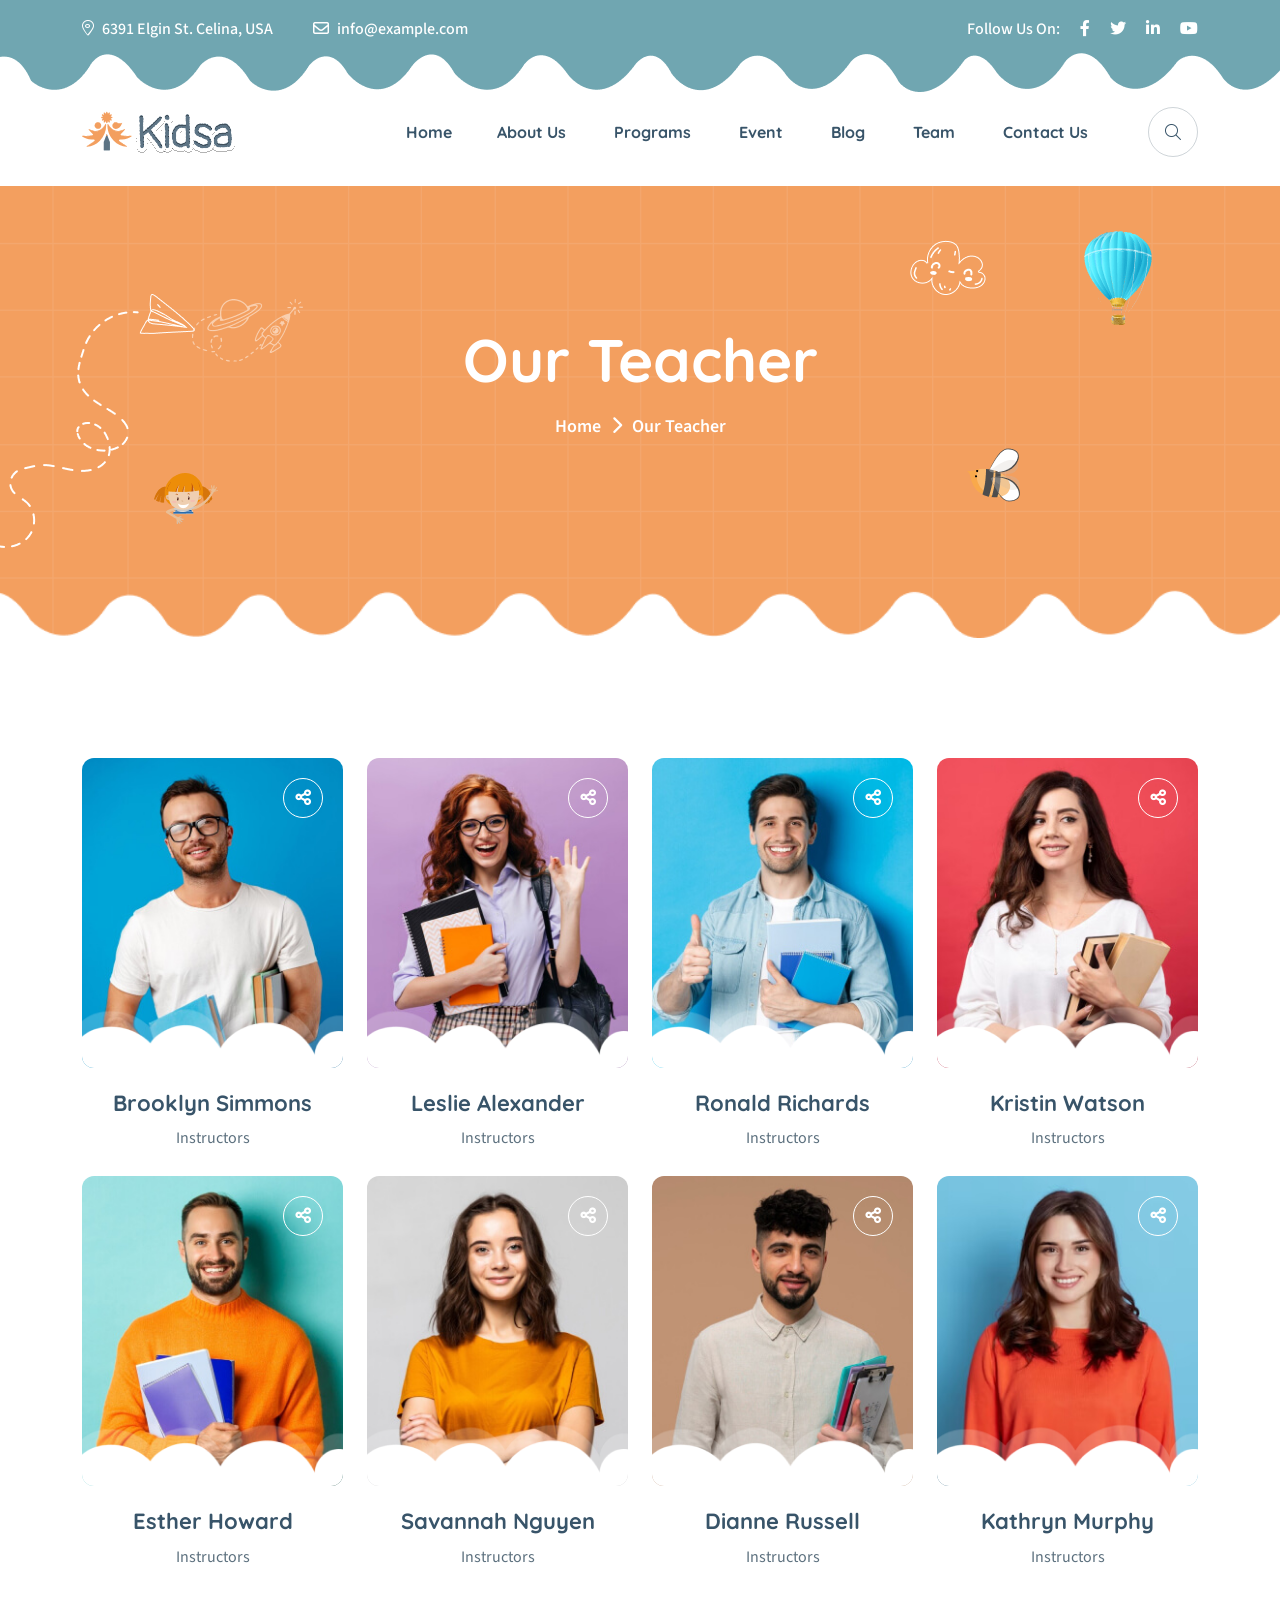
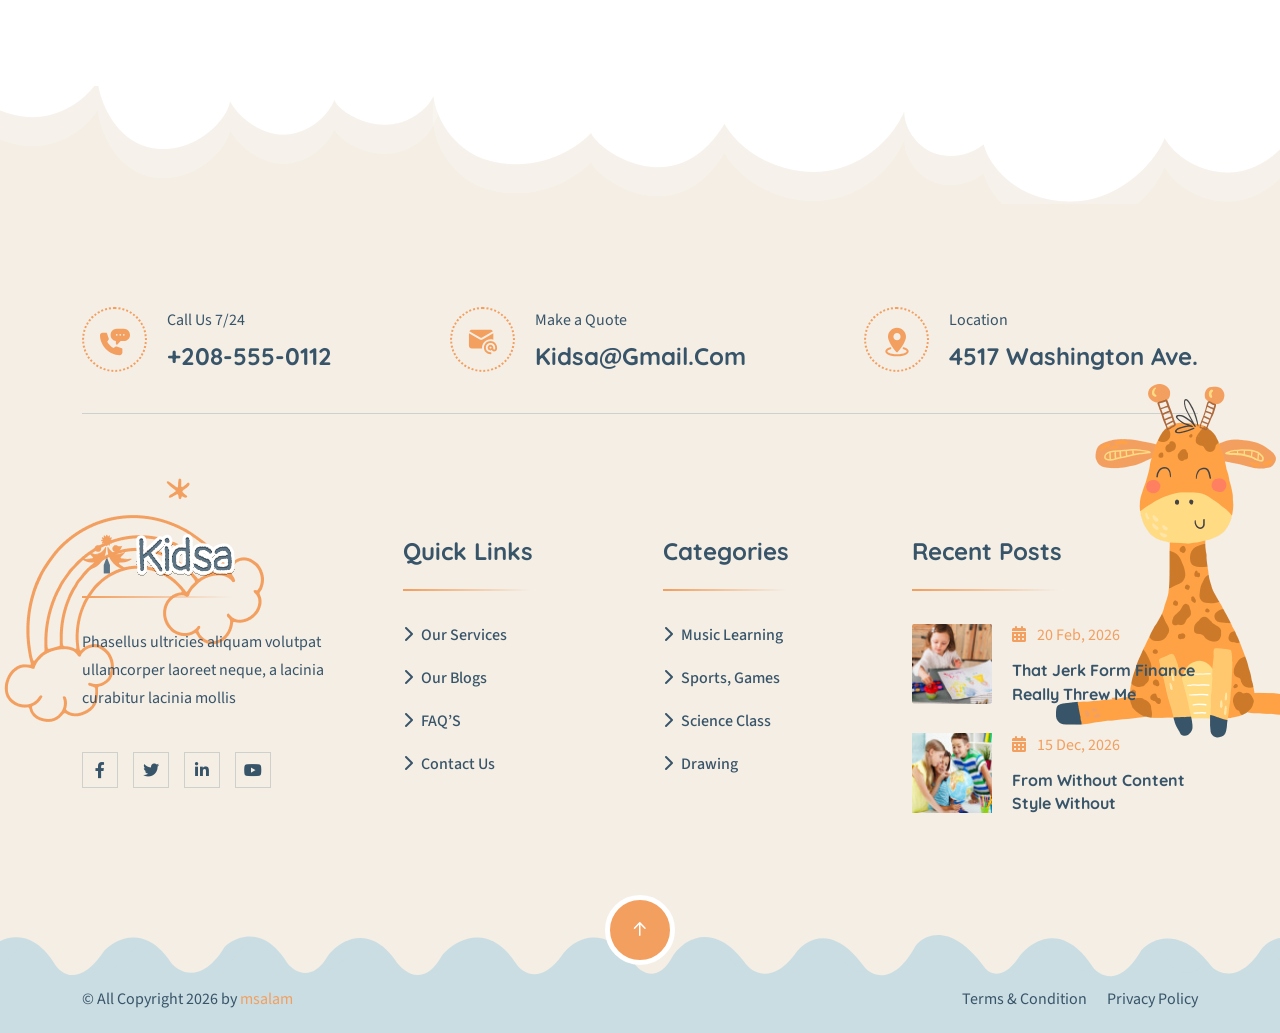
<file: team.html>
<!DOCTYPE html>
<html lang="en">
    <!--<< Header Area >>-->
    

<head>
        <!-- ========== Meta Tags ========== -->
        <meta charset="UTF-8">
        <meta http-equiv="X-UA-Compatible" content="IE=edge">
        <meta name="viewport" content="width=device-width, initial-scale=1">
        <meta name="author" content="gramentheme">
        <meta name="description" content="Kidsa - Kindergarten School HTML Template">
        <!-- ======== Page title ============ -->
        <title>Kidsa - Kindergarten School HTML</title>
        <!--<< Favcion >>-->
        <link rel="shortcut icon" href="assets/img/favicon.svg">
        <!--<< Bootstrap min.css >>-->
        <link rel="stylesheet" href="assets/css/bootstrap.min.css">
        <!--<< All Min Css >>-->
        <link rel="stylesheet" href="assets/css/all.min.css">
        <!--<< Animate.css >>-->
        <link rel="stylesheet" href="assets/css/animate.css">
        <!--<< Icomoon.css >>-->
        <link rel="stylesheet" href="assets/css/icomoon.css">
        <!--<< Magnific Popup.css >>-->
        <link rel="stylesheet" href="assets/css/magnific-popup.css">
        <!--<< MeanMenu.css >>-->
        <link rel="stylesheet" href="assets/css/meanmenu.css">
        <!--<< Swiper Bundle.css >>-->
        <link rel="stylesheet" href="assets/css/swiper-bundle.min.css">
        <!--<< Nice Select.css >>-->
        <link rel="stylesheet" href="assets/css/nice-select.css">
        <!--<< Main.css >>-->
        <link rel="stylesheet" href="assets/css/main.css">
    </head>
    <body>

        <!-- Preloader Start -->
        <div id="preloader" class="preloader">
            <div class="animation-preloader">
                <div class="spinner">                
                </div>
                <div class="txt-loading">
                    <span data-text-preloader="K" class="letters-loading">
                        K
                    </span>
                    <span data-text-preloader="I" class="letters-loading">
                        I
                    </span>
                    <span data-text-preloader="D" class="letters-loading">
                        D
                    </span>
                    <span data-text-preloader="S" class="letters-loading">
                        S
                    </span>
                    <span data-text-preloader="A" class="letters-loading">
                        A
                    </span>
                </div>
                <p class="text-center">Loading</p>
            </div>
            <div class="loader">
                <div class="row">
                    <div class="col-3 loader-section section-left">
                        <div class="bg"></div>
                    </div>
                    <div class="col-3 loader-section section-left">
                        <div class="bg"></div>
                    </div>
                    <div class="col-3 loader-section section-right">
                        <div class="bg"></div>
                    </div>
                    <div class="col-3 loader-section section-right">
                        <div class="bg"></div>
                    </div>
                </div>
            </div>
        </div>

        <!-- Offcanvas Area Start -->
        <div class="fix-area">
            <div class="offcanvas__info">
                <div class="offcanvas__wrapper">
                    <div class="offcanvas__content">
                        <div class="offcanvas__top mb-5 d-flex justify-content-between align-items-center">
                            <div class="offcanvas__logo">
                                <a href="index.html">
                                    <img src="assets/img/logo/logo.svg" alt="logo-img">
                                </a>
                            </div>
                            <div class="offcanvas__close">
                                <button>
                                <i class="fas fa-times"></i>
                                </button>
                            </div>
                        </div>
                        <p class="text d-none d-xl-block">
                            Nullam dignissim, ante scelerisque the  is euismod fermentum odio sem semper the is erat, a feugiat leo urna eget eros. Duis Aenean a imperdiet risus.
                        </p>
                        <div class="mobile-menu fix mb-3"></div>
                        <div class="offcanvas__contact">
                            <h4>Contact Info</h4>
                            <ul>
                                <li class="d-flex align-items-center">
                                    <div class="offcanvas__contact-icon">
                                        <i class="fal fa-map-marker-alt"></i>
                                    </div>
                                    <div class="offcanvas__contact-text">
                                        <a target="_blank" href="#">Main Street, Melbourne, Australia</a>
                                    </div>
                                </li>
                                <li class="d-flex align-items-center">
                                    <div class="offcanvas__contact-icon mr-15">
                                        <i class="fal fa-envelope"></i>
                                    </div>
                                    <div class="offcanvas__contact-text">
                                        <a href="mailto:info@example.com"><span class="mailto:info@example.com">info@example.com</span></a>
                                    </div>
                                </li>
                                <li class="d-flex align-items-center">
                                    <div class="offcanvas__contact-icon mr-15">
                                        <i class="fal fa-clock"></i>
                                    </div>
                                    <div class="offcanvas__contact-text">
                                        <a target="_blank" href="#">Mod-friday, 09am -05pm</a>
                                    </div>
                                </li>
                                <li class="d-flex align-items-center">
                                    <div class="offcanvas__contact-icon mr-15">
                                        <i class="far fa-phone"></i>
                                    </div>
                                    <div class="offcanvas__contact-text">
                                        <a href="tel:+11002345909">+11002345909</a>
                                    </div>
                                </li>
                            </ul>
                            <div class="header-button mt-4">
                                <a href="contact.html" class="theme-btn text-center">
                                    <span>Get A Quote<i class="fa-solid fa-arrow-right-long"></i></span>
                                </a>
                            </div>
                            <div class="social-icon d-flex align-items-center">
                                <a href="#"><i class="fab fa-facebook-f"></i></a>
                                <a href="#"><i class="fab fa-twitter"></i></a>
                                <a href="#"><i class="fab fa-youtube"></i></a>
                                <a href="#"><i class="fab fa-linkedin-in"></i></a>
                            </div>
                        </div>
                    </div>
                </div>
            </div>
        </div>
        <div class="offcanvas__overlay"></div>

        <!-- Header Top Section Start -->
        <div class="header-top-section-4">
            <div class="header-top-shape">
                <img src="assets/img/header-top-shape-2.png" alt="shape-img">
            </div>
            <div class="container">
                <div class="header-top-wrapper style-2">
                    <ul class="contact-list">
                        <li>
                            <i class="fal fa-map-marker-alt"></i>
                            6391 Elgin St. Celina, USA
                        </li>
                        <li>
                            <i class="far fa-envelope"></i>
                            <a href="mailto:info@example.com" class="link">info@example.com</a>
                        </li>
                    </ul>
                    <div class="social-icon d-flex align-items-center">
                        <span>Follow Us On:</span>
                        <a href="#"><i class="fab fa-facebook-f"></i></a>
                        <a href="#"><i class="fab fa-twitter"></i></a>
                        <a href="#"><i class="fa-brands fa-linkedin-in"></i></a>
                        <a href="#"><i class="fa-brands fa-youtube"></i></a>
                    </div>
                </div>
            </div>
        </div>

        <!-- Header Section Start -->
        <header id="header-sticky" class="header-4">
            <div class="container">
                <div class="mega-menu-wrapper">
                    <div class="header-main style-2">
                        <div class="header-left">
                            <div class="logo">
                                <a href="index.html" class="header-logo">
                                    <img src="assets/img/logo/logo.svg" alt="logo-img">
                                </a>
                            </div>
                        </div>

                        <div class="header-right d-flex justify-content-end align-items-center">
                            <div class="mean__menu-wrapper">
                                <div class="main-menu">
                                    <nav id="mobile-menu">
                                         <ul>
                                            <li class="has-dropdown active menu-thumb">
                                                <a href="javascript:void(0)">
                                                    <a href="index.html">Home</a>
                                                </a> 
                                                                                      
                                            <li>
                                                <a href="about.html">About Us</a>
                                            </li>
                                            <li>
                                                <a href="program.html">Programs</a>
                                            </li>
                                            <li>
                                                <a href="event.html">Event</a>
                                            </li>
                                            
                                            <li>
                                                <a href="javascript:void(0)">
                                                    <a href="news.html">Blog</a>
                                                </a>
                                                
                                            </li>

                                            <li>
                                                <a href="team.html">Team</a>
                                            </li>
                                            
                                            <li>
                                                <a href="contact.html">Contact Us</a>
                                            </li>
                                        </ul>
                                    </nav>
                                </div>
                            </div>

                        <!-- <div class="header-right d-flex justify-content-end align-items-center">
                            <div class="mean__menu-wrapper">
                                <div class="main-menu">
                                    <nav id="mobile-menu">
                                        <ul>
                                            <li class="has-dropdown active menu-thumb">
                                                <a href="javascript:void(0)">
                                                Home 
                                                <i class="fas fa-angle-down"></i>
                                                </a>
                                                <ul class="submenu has-homemenu">
                                                    <li>
                                                        <div class="homemenu-items">
                                                            <div class="row row-cols-xl-4 row-cols-md-2 row-cols-2">
                                                                <div class="col homemenu">
                                                                <div class="homemenu-thumb">
                                                                    <img src="assets/img/header/home-1.jpg" alt="img">
                                                                    <div class="demo-button">
                                                                        <a href="index.html" class="theme-btn">
                                                                            <span>Multi Page</span>
                                                                        </a>
                                                                        <a href="index-one-page.html" class="theme-btn">
                                                                            <span>One Page</span>
                                                                        </a>
                                                                    </div>
                                                                </div>
                                                                <div class="homemenu-content text-center">
                                                                     <a href="index.html" class="homemenu-title">
                                                                           Kindergarten
                                                                    </a>
                                                                </div>
                                                                </div>
                                                                <div class="col homemenu">
                                                                    <div class="homemenu-thumb mb-15">
                                                                        <img src="assets/img/header/home-2.jpg" alt="img">
                                                                        <div class="demo-button">
                                                                            <a href="index-2.html" class="theme-btn">
                                                                                <span>Multi Page</span>
                                                                            </a>
                                                                            <a href="index-two-page.html" class="theme-btn">
                                                                                <span>One Page</span>
                                                                            </a>
                                                                        </div>
                                                                    </div>
                                                                    <div class="homemenu-content text-center">
                                                                         <a href="index-2.html" class="homemenu-title">
                                                                          Child Care
                                                                        </a>
                                                                    </div>
                                                                </div>
                                                                <div class="col homemenu">
                                                                    <div class="homemenu-thumb mb-15">
                                                                        <img src="assets/img/header/home-3.jpg" alt="img">
                                                                        <div class="demo-button">
                                                                            <a href="index-3.html" class="theme-btn">
                                                                                <span>Multi Page</span>
                                                                            </a>
                                                                            <a href="index-three-page.html" class="theme-btn">
                                                                                <span>One Page</span>
                                                                            </a>
                                                                        </div>
                                                                    </div>
                                                                    <div class="homemenu-content text-center">
                                                                         <a href="index-3.html" class="homemenu-title">
                                                                          Trial Nanny
                                                                        </a>
                                                                    </div>
                                                                </div>
                                                                <div class="col homemenu">
                                                                    <div class="homemenu-thumb mb-15">
                                                                        <img src="assets/img/header/home-4.jpg" alt="img">
                                                                        <div class="demo-button">
                                                                            <a href="index-4.html" class="theme-btn">
                                                                                <span>Multi Page</span>
                                                                            </a>
                                                                            <a href="index-four-page.html" class="theme-btn">
                                                                                <span>One Page</span>
                                                                            </a>
                                                                        </div>
                                                                    </div>
                                                                    <div class="homemenu-content text-center">
                                                                         <a href="index-4.html" class="homemenu-title">
                                                                          Daycare
                                                                        </a>
                                                                    </div>
                                                                </div>
                                                                <div class="col homemenu">
                                                                    <div class="homemenu-thumb mb-15">
                                                                        <img src="assets/img/header/home-5.jpg" alt="img">
                                                                        <div class="demo-button">
                                                                            <a href="index-5.html" class="theme-btn">
                                                                                <span>Multi Page</span>
                                                                            </a>
                                                                            <a href="index-five-page.html" class="theme-btn">
                                                                                <span>One Page</span>
                                                                            </a>
                                                                        </div>
                                                                        <div class="new-tag">
                                                                            <span>New</span>
                                                                        </div>
                                                                    </div>
                                                                    <div class="homemenu-content text-center">
                                                                         <a href="index-5.html" class="homemenu-title">
                                                                           Kids Academy
                                                                        </a>
                                                                    </div>
                                                                </div>
                                                                <div class="col homemenu">
                                                                    <div class="homemenu-thumb mb-15">
                                                                        <img src="assets/img/header/home-6.jpg" alt="img">
                                                                        <div class="demo-button">
                                                                            <a href="index-6.html" class="theme-btn">
                                                                                <span>Multi Page</span>
                                                                            </a>
                                                                            <a href="index-six-page.html" class="theme-btn">
                                                                                <span>One Page</span>
                                                                            </a>
                                                                        </div>
                                                                         <div class="new-tag">
                                                                            <span>New</span>
                                                                        </div>
                                                                    </div>
                                                                    <div class="homemenu-content text-center">
                                                                        <a href="index-6.html" class="homemenu-title">
                                                                           Preschool
                                                                        </a>
                                                                    </div>
                                                                </div>
                                                                <div class="col homemenu">
                                                                    <div class="homemenu-thumb mb-15">
                                                                        <img src="assets/img/header/home-7.jpg" alt="img">
                                                                        <div class="demo-button">
                                                                            <a href="index-7.html" class="theme-btn">
                                                                                <span>Multi Page</span>
                                                                            </a>
                                                                            <a href="index-seven-page.html" class="theme-btn">
                                                                                <span>One Page</span>
                                                                            </a>
                                                                        </div>
                                                                         <div class="new-tag">
                                                                            <span>New</span>
                                                                        </div>
                                                                    </div>
                                                                    <div class="homemenu-content text-center">
                                                                         <a href="index-7.html" class="homemenu-title">
                                                                           Private Nanny
                                                                        </a>
                                                                    </div>
                                                                </div>
                                                                <div class="col homemenu">
                                                                    <div class="homemenu-thumb mb-15">
                                                                        <img src="assets/img/header/home-8.jpg" alt="img">
                                                                        <div class="demo-button">
                                                                            <a href="index-8.html" class="theme-btn">
                                                                                <span>Multi Page</span>
                                                                            </a>
                                                                            <a href="index-eight-page.html" class="theme-btn">
                                                                                <span>One Page</span>
                                                                            </a>
                                                                        </div>
                                                                         <div class="new-tag">
                                                                            <span>New</span>
                                                                        </div>
                                                                    </div>
                                                                    <div class="homemenu-content text-center">
                                                                        <a href="index-8.html" class="homemenu-title">
                                                                           Kids Camp
                                                                        </a>
                                                                    </div>
                                                                </div>
                                                            </div>
                                                        </div>
                                                    </li>
                                                </ul>
                                            </li>
                                            <li class="has-dropdown active d-xl-none">
                                                <a href="javascript:void(0)" class="border-none">
                                                    Home
                                                </a>
                                                <ul class="submenu">
                                                    <li><a href="index.html">Kindergarten</a></li>
                                                    <li><a href="index-2.html">Child Care</a></li>
                                                    <li><a href="index-3.html">Trial Nanny</a></li>
                                                    <li><a href="index-4.html">Daycare</a></li>
                                                    <li><a href="index-5.html">Kids Academy</a></li>
                                                    <li><a href="index-6.html">Preschool</a></li>
                                                    <li><a href="index-7.html">Private Nanny</a></li>
                                                    <li><a href="index-8.html">Kids Camp</a></li>
                                                </ul>
                                            </li>
                                             <li class="has-dropdown d-xl-none">
                                                <a href="javascript:void(0)" class="border-none">
                                                    One Page
                                                </a>
                                                <ul class="submenu">
                                                    <li><a href="index-one-page.html">Kindergarten One Page</a></li>
                                                    <li><a href="index-two-page.html">Child Care One Page</a></li>
                                                    <li><a href="index-three-page.html">Trial Nanny One Page</a></li>
                                                    <li><a href="index-four-page.html">Daycare One Page</a></li>
                                                    <li><a href="index-five-page.html">Kids Academy One Page</a></li>
                                                    <li><a href="index-six-page.html">Preschool One Page</a></li>
                                                    <li><a href="index-seven-page.html">Private Nanny One Page</a></li>
                                                    <li><a href="index-eight-page.html">Kids Camp One Page</a></li>
                                                </ul>
                                            </li>
                                            <li>
                                                <a href="about.html">About Us</a>
                                            </li>
                                            <li>
                                                <a href="javascript:void(0)">
                                                    Programs
                                                    <i class="fas fa-angle-down"></i>
                                                </a>
                                                <ul class="submenu">
                                                    <li><a href="program.html">Programs Grid</a></li>
                                                    <li><a href="program-carousel.html">Programs Carousel</a></li>
                                                    <li><a href="program-details.html">Programs Details</a></li>
                                                </ul>
                                            </li>
                                            <li class="has-dropdown">
                                                <a href="javascript:void(0)">
                                                    Pages
                                                    <i class="fas fa-angle-down"></i>
                                                </a>
                                                <ul class="submenu">
                                                    <li class="has-dropdown">
                                                        <a href="javascript:void(0)">
                                                            Event
                                                        <i class="fas fa-angle-right"></i>
                                                        </a>
                                                        <ul class="submenu">
                                                                <li><a href="event.html">Event Grid</a></li>
                                                            <li><a href="event-carousel.html">Event Carousel</a></li>
                                                            <li><a href="event-details.html">Event Details</a></li>
                                                        </ul>
                                                    </li>
                                                    <li class="has-dropdown">
                                                        <a href="javascript:void(0)">
                                                        Teacher
                                                        <i class="fas fa-angle-right"></i>
                                                        </a>
                                                        <ul class="submenu">
                                                            <li><a href="team.html">Our Teacher</a></li>
                                                            <li><a href="team-carousel.html">Teacher Carousel</a></li>
                                                            <li><a href="team-details.html">Teacher Details</a></li>
                                                        </ul>
                                                    </li>
                                                    <li><a href="pricing.html">Pricing</a></li>
                                                    <li><a href="faq.html">Faq's</a></li>
                                                    <li><a href="login.html">Login</a></li>
                                                    <li><a href="404.html">404 Page</a></li>
                                                </ul>
                                            </li>
                                            <li>
                                                <a href="javascript:void(0)">
                                                    Blog
                                                    <i class="fas fa-angle-down"></i>
                                                </a>
                                                <ul class="submenu">
                                                    <li><a href="news-grid.html">Blog Grid</a></li>
                                                    <li><a href="news.html">Blog List</a></li>
                                                    <li><a href="news-carousel.html">Blog Carousel</a></li>
                                                    <li><a href="news-details.html">Blog Details</a></li>
                                                </ul>
                                            </li>
                                            <li>
                                                <a href="contact.html">Contact Us</a>
                                            </li>
                                        </ul>
                                    </nav>
                                </div>
                            </div> -->
                            <a href="#0" class="search-trigger search-icon"><i class="fal fa-search"></i></a>
                            <div class="header-button">
                                <a href="contact.html" class="theme-btn">
                                    <span>
                                        Book A visit
                                        <i class="fa-solid fa-arrow-right-long"></i>
                                    </span>
                                </a>
                            </div>
                            <div class="header__hamburger d-xl-none my-auto">
                                <div class="sidebar__toggle">
                                    <i class="fas fa-bars"></i>
                                </div>
                            </div>
                        </div>
                    </div>
                </div>
            </div>
        </header>

        <!-- Search Area Start -->
        <div class="search-wrap">
            <div class="search-inner">
                <i class="fas fa-times search-close" id="search-close"></i>
                <div class="search-cell">
                    <form method="get">
                        <div class="search-field-holder">
                            <input type="search" class="main-search-input" placeholder="Search...">
                        </div>
                    </form>
                </div>
            </div>
        </div>

        <!--<< Breadcrumb Section Start >>-->
        <div class="breadcrumb-wrapper bg-cover" style="background-image: url('assets/img/breadcrumb.png');">
            <div class="line-shape">
                <img src="assets/img/breadcrumb-shape/line.png" alt="shape-img">
            </div>
            <div class="plane-shape float-bob-y">
                <img src="assets/img/breadcrumb-shape/plane.png" alt="shape-img">
            </div>
            <div class="doll-shape float-bob-x">
                <img src="assets/img/breadcrumb-shape/doll.png" alt="shape-img">
            </div>
            <div class="parasuit-shape float-bob-y">
                <img src="assets/img/breadcrumb-shape/parasuit.png" alt="shape-img">
            </div>
            <div class="frame-shape">
                <img src="assets/img/breadcrumb-shape/frame.png" alt="shape-img">
            </div>
            <div class="bee-shape float-bob-x">
                <img src="assets/img/breadcrumb-shape/bee.png" alt="shape-img">
            </div>
            <div class="container">
                <div class="page-heading">
                    <h1 class="wow fadeInUp" data-wow-delay=".3s">Our Teacher</h1>
                    <ul class="breadcrumb-items wow fadeInUp" data-wow-delay=".5s">
                        <li>
                            <a href="index.html">
                                Home
                            </a>
                        </li>
                        <li>
                            <i class="fas fa-chevron-right"></i>
                        </li>
                        <li>
                            Our Teacher
                        </li>
                    </ul>
                </div>
            </div>
        </div>

         <!-- Team Section Start -->
         <section class="team-section-4 fix section-padding">
            <div class="container">
                <div class="row g-4">
                    <div class="col-xl-3 col-lg-4 col-md-6 wow fadeInUp" data-wow-delay=".2s">
                        <div class="team-items mt-0">
                            <div class="team-image">
                                <div class="shape-img">
                                    <img src="assets/img/team/team-shape.png" alt="img">
                                </div>
                                <img src="assets/img/team/01.jpg" alt="team-img">
                                <div class="social-profile">
                                    <span class="plus-btn"><i class="fas fa-share-alt"></i></span>
                                    <ul>
                                        <li><a href="#"><i class="fab fa-facebook-f"></i></a></li>
                                        <li><a href="#"><i class="fa-brands fa-instagram"></i></a></li>
                                        <li><a href="#"><i class="fab fa-linkedin-in"></i></a></li>
                                    </ul>
                                </div>
                            </div>
                            <div class="team-content">
                                <h3>
                                    <a href="team-details.html">Brooklyn Simmons</a>
                                </h3>
                                <p>Instructors</p>
                            </div>
                        </div>
                    </div>
                    <div class="col-xl-3 col-lg-4 col-md-6 wow fadeInUp" data-wow-delay=".4s">
                        <div class="team-items mt-0">
                            <div class="team-image">
                                <div class="shape-img">
                                    <img src="assets/img/team/team-shape.png" alt="img">
                                </div>
                                <img src="assets/img/team/02.jpg" alt="team-img">
                                <div class="social-profile">
                                    <span class="plus-btn"><i class="fas fa-share-alt"></i></span>
                                    <ul>
                                        <li><a href="#"><i class="fab fa-facebook-f"></i></a></li>
                                        <li><a href="#"><i class="fa-brands fa-instagram"></i></a></li>
                                        <li><a href="#"><i class="fab fa-linkedin-in"></i></a></li>
                                    </ul>
                                </div>
                            </div>
                            <div class="team-content">
                                <h3>
                                    <a href="team-details.html">Leslie Alexander</a>
                                </h3>
                                <p>Instructors</p>
                            </div>
                        </div>
                    </div>
                    <div class="col-xl-3 col-lg-4 col-md-6 wow fadeInUp" data-wow-delay=".6s">
                        <div class="team-items mt-0">
                            <div class="team-image">
                                <div class="shape-img">
                                    <img src="assets/img/team/team-shape.png" alt="img">
                                </div>
                                <img src="assets/img/team/03.jpg" alt="team-img">
                                <div class="social-profile">
                                    <span class="plus-btn"><i class="fas fa-share-alt"></i></span>
                                    <ul>
                                        <li><a href="#"><i class="fab fa-facebook-f"></i></a></li>
                                        <li><a href="#"><i class="fa-brands fa-instagram"></i></a></li>
                                        <li><a href="#"><i class="fab fa-linkedin-in"></i></a></li>
                                    </ul>
                                </div>
                            </div>
                            <div class="team-content">
                                <h3>
                                    <a href="team-details.html">Ronald Richards</a>
                                </h3>
                                <p>Instructors</p>
                            </div>
                        </div>
                    </div>
                    <div class="col-xl-3 col-lg-4 col-md-6 wow fadeInUp" data-wow-delay=".8s">
                        <div class="team-items mt-0">
                            <div class="team-image">
                                <div class="shape-img">
                                    <img src="assets/img/team/team-shape.png" alt="img">
                                </div>
                                <img src="assets/img/team/04.jpg" alt="team-img">
                                <div class="social-profile">
                                    <span class="plus-btn"><i class="fas fa-share-alt"></i></span>
                                    <ul>
                                        <li><a href="#"><i class="fab fa-facebook-f"></i></a></li>
                                        <li><a href="#"><i class="fa-brands fa-instagram"></i></a></li>
                                        <li><a href="#"><i class="fab fa-linkedin-in"></i></a></li>
                                    </ul>
                                </div>
                            </div>
                            <div class="team-content">
                                <h3>
                                    <a href="team-details.html">Kristin Watson</a>
                                </h3>
                                <p>Instructors</p>
                            </div>
                        </div>
                    </div>
                    <div class="col-xl-3 col-lg-4 col-md-6 wow fadeInUp" data-wow-delay=".2s">
                        <div class="team-items mt-0">
                            <div class="team-image">
                                <div class="shape-img">
                                    <img src="assets/img/team/team-shape.png" alt="img">
                                </div>
                                <img src="assets/img/team/05.jpg" alt="team-img">
                                <div class="social-profile">
                                    <span class="plus-btn"><i class="fas fa-share-alt"></i></span>
                                    <ul>
                                        <li><a href="#"><i class="fab fa-facebook-f"></i></a></li>
                                        <li><a href="#"><i class="fa-brands fa-instagram"></i></a></li>
                                        <li><a href="#"><i class="fab fa-linkedin-in"></i></a></li>
                                    </ul>
                                </div>
                            </div>
                            <div class="team-content">
                                <h3>
                                    <a href="team-details.html">Esther Howard</a>
                                </h3>
                                <p>Instructors</p>
                            </div>
                        </div>
                    </div>
                    <div class="col-xl-3 col-lg-4 col-md-6 wow fadeInUp" data-wow-delay=".4s">
                        <div class="team-items mt-0">
                            <div class="team-image">
                                <div class="shape-img">
                                    <img src="assets/img/team/team-shape.png" alt="img">
                                </div>
                                <img src="assets/img/team/06.jpg" alt="team-img">
                                <div class="social-profile">
                                    <span class="plus-btn"><i class="fas fa-share-alt"></i></span>
                                    <ul>
                                        <li><a href="#"><i class="fab fa-facebook-f"></i></a></li>
                                        <li><a href="#"><i class="fa-brands fa-instagram"></i></a></li>
                                        <li><a href="#"><i class="fab fa-linkedin-in"></i></a></li>
                                    </ul>
                                </div>
                            </div>
                            <div class="team-content">
                                <h3>
                                    <a href="team-details.html">Savannah Nguyen</a>
                                </h3>
                                <p>Instructors</p>
                            </div>
                        </div>
                    </div>
                    <div class="col-xl-3 col-lg-4 col-md-6 wow fadeInUp" data-wow-delay=".6s">
                        <div class="team-items mt-0">
                            <div class="team-image">
                                <div class="shape-img">
                                    <img src="assets/img/team/team-shape.png" alt="img">
                                </div>
                                <img src="assets/img/team/07.jpg" alt="team-img">
                                <div class="social-profile">
                                    <span class="plus-btn"><i class="fas fa-share-alt"></i></span>
                                    <ul>
                                        <li><a href="#"><i class="fab fa-facebook-f"></i></a></li>
                                        <li><a href="#"><i class="fa-brands fa-instagram"></i></a></li>
                                        <li><a href="#"><i class="fab fa-linkedin-in"></i></a></li>
                                    </ul>
                                </div>
                            </div>
                            <div class="team-content">
                                <h3>
                                    <a href="team-details.html">Dianne Russell</a>
                                </h3>
                                <p>Instructors</p>
                            </div>
                        </div>
                    </div>
                    <div class="col-xl-3 col-lg-4 col-md-6 wow fadeInUp" data-wow-delay=".8s">
                        <div class="team-items mt-0">
                            <div class="team-image">
                                <div class="shape-img">
                                    <img src="assets/img/team/team-shape.png" alt="img">
                                </div>
                                <img src="assets/img/team/08.jpg" alt="team-img">
                                <div class="social-profile">
                                    <span class="plus-btn"><i class="fas fa-share-alt"></i></span>
                                    <ul>
                                        <li><a href="#"><i class="fab fa-facebook-f"></i></a></li>
                                        <li><a href="#"><i class="fa-brands fa-instagram"></i></a></li>
                                        <li><a href="#"><i class="fab fa-linkedin-in"></i></a></li>
                                    </ul>
                                </div>
                            </div>
                            <div class="team-content">
                                <h3>
                                    <a href="team-details.html">Kathryn Murphy</a>
                                </h3>
                                <p>Instructors</p>
                            </div>
                        </div>
                    </div>
                </div>
            </div>
        </section>

        <!--<< Footer Section Start >>-->
        <footer class="footer-section section-bg fix">
            <div class="footer-top-shape">
                <img src="assets/img/footer-top.png" alt="shape-img">
            </div>
            <div class="frame-shape">
                <img src="assets/img/frame.png" alt="shape-img">
            </div>
            <div class="zebra-shape">
                <img src="assets/img/about/zebra.png" alt="shape-img">
            </div>
            <div class="container">
                <div class="contact-info-area">
                    <div class="contact-info-items wow fadeInUp" data-wow-delay=".3s">
                        <div class="icon">
                            <svg width="30" height="30" viewBox="0 0 30 30" fill="none" xmlns="http://www.w3.org/2000/svg">
                                <path d="M23.7891 1.81641H16.7578C13.3658 1.81641 10.6055 4.5767 10.6055 7.96875C10.6055 11.063 12.9015 13.631 15.8789 14.0585V16.7578C15.8788 16.9317 15.9303 17.1016 16.0268 17.2462C16.1234 17.3907 16.2607 17.5033 16.4214 17.5697C16.7456 17.705 17.1258 17.6325 17.3793 17.3792L20.6374 14.1211H23.7891C27.1811 14.1211 30 11.3608 30 7.96875C30 4.5767 27.1811 1.81641 23.7891 1.81641ZM16.7578 8.84754C16.2723 8.84754 15.8789 8.45402 15.8789 7.96863C15.8789 7.48324 16.2723 7.08973 16.7578 7.08973C17.2432 7.08973 17.6367 7.48324 17.6367 7.96863C17.6367 8.45402 17.2432 8.84754 16.7578 8.84754ZM20.2734 8.84754C19.7879 8.84754 19.3945 8.45402 19.3945 7.96863C19.3945 7.48324 19.7879 7.08973 20.2734 7.08973C20.7588 7.08973 21.1523 7.48324 21.1523 7.96863C21.1523 8.45402 20.7588 8.84754 20.2734 8.84754ZM23.7891 8.84754C23.3036 8.84754 22.9102 8.45402 22.9102 7.96863C22.9102 7.48324 23.3036 7.08973 23.7891 7.08973C24.2745 7.08973 24.668 7.48324 24.668 7.96863C24.668 8.45402 24.2745 8.84754 23.7891 8.84754Z" fill="#F39F5F"/>
                                <path d="M19.7461 28.1836C21.2 28.1836 22.3828 27.0008 22.3828 25.5469V22.0312C22.3828 21.6527 22.1408 21.3171 21.782 21.1978L16.5209 19.44C16.2634 19.3533 15.9819 19.3928 15.7553 19.5421L13.5186 21.033C11.1496 19.9035 8.33871 17.0925 7.20914 14.7236L8.7 12.4868C8.77415 12.3754 8.82189 12.2485 8.83958 12.1158C8.85728 11.9831 8.84447 11.8482 8.80213 11.7212L7.04432 6.46014C6.98611 6.28516 6.87428 6.13295 6.72469 6.02512C6.5751 5.91728 6.39534 5.85929 6.21094 5.85938H2.63672C1.18277 5.85938 0 7.02979 0 8.48373C0 18.61 9.6198 28.1836 19.7461 28.1836Z" fill="#F39F5F"/>
                            </svg>                                        
                        </div>
                        <div class="content">
                            <p>Call Us 7/24</p>
                            <h3>
                                <a href="tel:+2085550112">+208-555-0112</a>
                            </h3>
                        </div>
                    </div>
                    <div class="contact-info-items wow fadeInUp" data-wow-delay=".5s">
                        <div class="icon">
                            <svg width="30" height="30" viewBox="0 0 30 30" fill="none" xmlns="http://www.w3.org/2000/svg">
                                <path d="M12.6493 10.8272C12.8019 10.914 12.9755 10.9569 13.1509 10.9509C13.3307 10.9344 13.5048 10.8798 13.6618 10.7906L24.9212 4.22062C24.6765 3.79416 24.324 3.43955 23.8989 3.19239C23.4739 2.94523 22.9913 2.81422 22.4996 2.8125H3.74965C3.25782 2.81406 2.77505 2.94499 2.34983 3.19216C1.92461 3.43932 1.57191 3.79402 1.32715 4.22062L12.6493 10.8272Z" fill="#F39F5F"/>
                                <path d="M25.3125 6.15918V12.6748C24.4104 12.3501 23.4587 12.1852 22.5 12.1873C20.2633 12.1908 18.1192 13.0808 16.5376 14.6624C14.956 16.244 14.066 18.3881 14.0625 20.6248C14.0623 20.9382 14.0811 21.2512 14.1188 21.5623H3.75C3.00476 21.5601 2.29069 21.263 1.76372 20.7361C1.23676 20.2091 0.939726 19.495 0.9375 18.7498V6.15918L11.7094 12.4498C12.1434 12.6872 12.6303 12.8116 13.125 12.8116C13.6197 12.8116 14.1066 12.6872 14.5406 12.4498L25.3125 6.15918Z" fill="#F39F5F"/>
                                <path d="M22.5 14.0625C20.7595 14.0625 19.0903 14.7539 17.8596 15.9846C16.6289 17.2153 15.9375 18.8845 15.9375 20.625C15.9375 22.3655 16.6289 24.0347 17.8596 25.2654C19.0903 26.4961 20.7595 27.1875 22.5 27.1875C22.7486 27.1875 22.9871 27.0887 23.1629 26.9129C23.3387 26.7371 23.4375 26.4986 23.4375 26.25C23.4375 26.0014 23.3387 25.7629 23.1629 25.5871C22.9871 25.4113 22.7486 25.3125 22.5 25.3125C21.5729 25.3125 20.6666 25.0376 19.8958 24.5225C19.1249 24.0074 18.5241 23.2754 18.1693 22.4188C17.8145 21.5623 17.7217 20.6198 17.9026 19.7105C18.0834 18.8012 18.5299 17.966 19.1854 17.3104C19.841 16.6549 20.6762 16.2084 21.5855 16.0276C22.4948 15.8467 23.4373 15.9395 24.2938 16.2943C25.1504 16.6491 25.8824 17.2499 26.3975 18.0208C26.9126 18.7916 27.1875 19.6979 27.1875 20.625V21.5625C27.1875 21.8111 27.0887 22.0496 26.9129 22.2254C26.7371 22.4012 26.4986 22.5 26.25 22.5C26.0014 22.5 25.7629 22.4012 25.5871 22.2254C25.4113 22.0496 25.3125 21.8111 25.3125 21.5625V20.625C25.3125 20.0687 25.1476 19.525 24.8385 19.0625C24.5295 18.5999 24.0902 18.2395 23.5763 18.0266C23.0624 17.8137 22.4969 17.758 21.9513 17.8665C21.4057 17.9751 20.9046 18.2429 20.5113 18.6363C20.1179 19.0296 19.8501 19.5307 19.7415 20.0763C19.633 20.6219 19.6887 21.1874 19.9016 21.7013C20.1145 22.2152 20.4749 22.6545 20.9375 22.9635C21.4 23.2726 21.9437 23.4375 22.5 23.4375C22.9843 23.4344 23.4594 23.3048 23.8781 23.0616C24.2022 23.578 24.6856 23.9748 25.2552 24.1921C25.8248 24.4094 26.4496 24.4353 27.0353 24.266C27.621 24.0967 28.1356 23.7412 28.5013 23.2535C28.867 22.7657 29.064 22.1721 29.0625 21.5625V20.625C29.0605 18.8851 28.3685 17.2171 27.1382 15.9868C25.9079 14.7565 24.2399 14.0645 22.5 14.0625ZM22.5 21.5625C22.3146 21.5625 22.1333 21.5075 21.9792 21.4045C21.825 21.3015 21.7048 21.1551 21.6339 20.9838C21.5629 20.8125 21.5443 20.624 21.5805 20.4421C21.6167 20.2602 21.706 20.0932 21.8371 19.9621C21.9682 19.831 22.1352 19.7417 22.3171 19.7055C22.499 19.6693 22.6875 19.6879 22.8588 19.7589C23.0301 19.8298 23.1765 19.95 23.2795 20.1042C23.3825 20.2583 23.4375 20.4396 23.4375 20.625C23.4375 20.8736 23.3387 21.1121 23.1629 21.2879C22.9871 21.4637 22.7486 21.5625 22.5 21.5625Z" fill="#F39F5F"/>
                            </svg>
                                                                        
                        </div>
                        <div class="content">
                            <p>Make a Quote</p>
                            <h3>
                                <a href="mailto:kidsa@gmail.com">kidsa@gmail.com</a>
                            </h3>
                        </div>
                    </div>
                    <div class="contact-info-items wow fadeInUp" data-wow-delay=".7s">
                        <div class="icon">
                            <svg width="32" height="32" viewBox="0 0 32 32" fill="none" xmlns="http://www.w3.org/2000/svg">
                                <path fill-rule="evenodd" clip-rule="evenodd" d="M16 1.66699C11.036 1.66699 7 5.73899 7 10.7617C7 12.463 7.74933 14.5737 8.84 16.679C11.2413 21.315 15.2413 25.9843 15.2413 25.9843C15.3352 26.0937 15.4516 26.1814 15.5826 26.2416C15.7135 26.3017 15.8559 26.3328 16 26.3328C16.1441 26.3328 16.2865 26.3017 16.4174 26.2416C16.5484 26.1814 16.6648 26.0937 16.7587 25.9843C16.7587 25.9843 20.7587 21.315 23.16 16.679C24.2507 14.5737 25 12.463 25 10.7617C25 5.73899 20.964 1.66699 16 1.66699ZM16 7.00033C15.0447 7.02609 14.1371 7.4237 13.4705 8.10853C12.8039 8.79335 12.4309 9.7113 12.4309 10.667C12.4309 11.6227 12.8039 12.5406 13.4705 13.2255C14.1371 13.9103 15.0447 14.3079 16 14.3337C16.9553 14.3079 17.8629 13.9103 18.5295 13.2255C19.1961 12.5406 19.5691 11.6227 19.5691 10.667C19.5691 9.7113 19.1961 8.79335 18.5295 8.10853C17.8629 7.4237 16.9553 7.02609 16 7.00033Z" fill="#F39F5F"/>
                                <path fill-rule="evenodd" clip-rule="evenodd" d="M22.3783 23.1693C23.4623 23.4946 24.3557 23.8973 24.973 24.3693C25.373 24.6733 25.6663 24.9706 25.6663 25.3333C25.6663 25.5466 25.545 25.74 25.3743 25.9333C25.0917 26.252 24.6717 26.5386 24.1517 26.8053C22.3143 27.7453 19.3437 28.3333 15.9997 28.3333C12.6557 28.3333 9.68501 27.7453 7.84767 26.8053C7.32767 26.5386 6.90767 26.252 6.62501 25.9333C6.45434 25.74 6.33301 25.5466 6.33301 25.3333C6.33301 24.9706 6.62634 24.6733 7.02634 24.3693C7.64367 23.8973 8.53701 23.4946 9.62101 23.1693C9.87509 23.0929 10.0884 22.9187 10.2141 22.6851C10.3397 22.4514 10.3674 22.1774 10.291 21.9233C10.2146 21.6692 10.0404 21.4559 9.80677 21.3302C9.5731 21.2046 9.29909 21.1769 9.04501 21.2533C7.39434 21.7506 6.11167 22.432 5.34101 23.1853C4.66367 23.8453 4.33301 24.584 4.33301 25.3333C4.33301 26.2693 4.86234 27.2026 5.93834 27.9813C7.82634 29.3466 11.6183 30.3333 15.9997 30.3333C20.381 30.3333 24.173 29.3466 26.061 27.9813C27.137 27.2026 27.6663 26.2693 27.6663 25.3333C27.6663 24.584 27.3357 23.8453 26.6583 23.1853C25.8877 22.432 24.605 21.7506 22.9543 21.2533C22.8285 21.2155 22.6965 21.2028 22.5658 21.216C22.4351 21.2292 22.3083 21.268 22.1926 21.3302C22.0769 21.3925 21.9746 21.4769 21.8915 21.5786C21.8084 21.6804 21.7462 21.7975 21.7083 21.9233C21.6705 22.0491 21.6578 22.1811 21.6711 22.3118C21.6843 22.4425 21.7231 22.5694 21.7853 22.6851C21.8475 22.8008 21.9319 22.9031 22.0337 22.9862C22.1354 23.0692 22.2525 23.1315 22.3783 23.1693Z" fill="#F39F5F"/>
                            </svg>                     
                        </div>
                        <div class="content">
                            <p>Location</p>
                            <h3>
                                4517 Washington ave.
                            </h3>
                        </div>
                    </div>
                </div>    
            </div>
            <div class="footer-widgets-wrapper">
                <div class="container">
                    <div class="row">
                        <div class="col-xl-3 col-lg-4 col-md-6 wow fadeInUp" data-wow-delay=".3s">
                            <div class="single-footer-widget">
                                <div class="widget-head">
                                    <a href="index.html">
                                        <img src="assets/img/logo/logo.svg" alt="logo-img">
                                    </a>
                                </div>
                                <div class="footer-content">
                                    <p>
                                        Phasellus ultricies aliquam volutpat 
                                        ullamcorper laoreet neque, a lacinia
                                        curabitur lacinia mollis
                                    </p>
                                    <div class="social-icon d-flex align-items-center">
                                        <a href="#"><i class="fab fa-facebook-f"></i></a>
                                        <a href="#"><i class="fab fa-twitter"></i></a>
                                        <a href="#"><i class="fa-brands fa-linkedin-in"></i></a>
                                        <a href="#"><i class="fa-brands fa-youtube"></i></a>
                                    </div>
                                </div>
                            </div>
                        </div>
                        <div class="col-xl-2 col-lg-4 col-md-6 ps-lg-5 wow fadeInUp" data-wow-delay=".5s">
                            <div class="single-footer-widget">
                                <div class="widget-head">
                                    <h3>Quick Links</h3>
                                </div>
                                <ul class="list-area">
                                    <li>
                                        <a href="program-details.html">
                                            <i class="fa-solid fa-chevron-right"></i>
                                            Our Services
                                        </a>
                                    </li>
                                    <li>
                                        <a href="news-details.html">
                                            <i class="fa-solid fa-chevron-right"></i>
                                            Our Blogs
                                        </a>
                                    </li>
                                    <li>
                                        <a href="faq.html">
                                            <i class="fa-solid fa-chevron-right"></i>
                                            FAQ’S
                                        </a>
                                    </li>
                                    <li>
                                        <a href="contact.html">
                                            <i class="fa-solid fa-chevron-right"></i>
                                            Contact Us
                                        </a>
                                    </li>
                                </ul>
                            </div>
                        </div>
                        <div class="col-xl-3 col-lg-4 col-md-6 ps-lg-5 wow fadeInUp" data-wow-delay=".5s">
                            <div class="single-footer-widget style-margin">
                                <div class="widget-head">
                                    <h3>Categories</h3>
                                </div>
                                <ul class="list-area">
                                    <li>
                                        <a href="program-details.html">
                                            <i class="fa-solid fa-chevron-right"></i>
                                            Music Learning
                                        </a>
                                    </li>
                                    <li>
                                        <a href="program-details.html">
                                            <i class="fa-solid fa-chevron-right"></i>
                                            Sports, Games
                                        </a>
                                    </li>
                                    <li>
                                        <a href="program-details.html">
                                            <i class="fa-solid fa-chevron-right"></i>
                                            Science Class
                                        </a>
                                    </li>
                                    <li>
                                        <a href="program-details.html">
                                            <i class="fa-solid fa-chevron-right"></i>
                                            Drawing
                                        </a>
                                    </li>
                                </ul>
                            </div>
                        </div>
                        <div class="col-xl-4 col-lg-4 col-md-6 wow fadeInUp" data-wow-delay=".7s">
                            <div class="single-footer-widget style-margin">
                                <div class="widget-head">
                                    <h3>Recent Posts</h3>
                                </div>
                                <div class="recent-post-area">
                                    <div class="recent-post-items">
                                        <div class="thumb">
                                            <img src="assets/img/news/pp1.jpg" alt="post-img">
                                        </div>
                                        <div class="content">
                                            <ul class="post-date">
                                                <li>
                                                    <i class="fa-solid fa-calendar-days me-2"></i>
                                                    20 Feb, 2026
                                                </li>
                                            </ul>
                                            <h6>
                                                <a href="news-details.html">
                                                    That jerk Form Finance <br>
                                                    really threw me
                                                </a>
                                            </h6>
                                        </div>
                                    </div>
                                    <div class="recent-post-items mb-0">
                                        <div class="thumb">
                                            <img src="assets/img/news/pp2.jpg" alt="post-img">
                                        </div>
                                        <div class="content">
                                            <ul class="post-date">
                                                <li>
                                                    <i class="fa-solid fa-calendar-days me-2"></i>
                                                    15 Dec, 2026
                                                </li>
                                            </ul>
                                            <h6>
                                                <a href="news-details.html">
                                                    From without content <br>
                                                    style without 
                                                </a>
                                            </h6>
                                        </div>
                                    </div>
                                </div>
                            </div>
                        </div>
                    </div>
                </div>
            </div>
            <div class="footer-bottom">
                <div class="f-bottom-shape">
                    <img src="assets/img/footer-bottom.png" alt="shape-img">
                </div>
                <div class="container">
                    <div class="footer-wrapper d-flex align-items-center justify-content-between">
                        <p class="wow fadeInLeft color-2" data-wow-delay=".3s">
                            © All Copyright 2026 by <a href="index.html">msalam</a>
                        </p>
                        <ul class="footer-menu wow fadeInRight" data-wow-delay=".5s">
                            <li>
                                <a href="contact.html">
                                    Terms & Condition
                                </a>
                            </li>
                            <li>
                                <a href="contact.html">
                                    Privacy Policy
                                </a>
                            </li>
                        </ul>
                    </div>
                </div>
                <a href="#" id="scrollUp" class="scroll-icon">
                    <i class="far fa-arrow-up"></i>
                </a>
            </div>
        </footer>

        <!--<< All JS Plugins >>-->
        <script src="assets/js/jquery-3.7.1.min.js"></script>
        <!--<< Viewport Js >>-->
        <script src="assets/js/viewport.jquery.js"></script>
        <!--<< Bootstrap Js >>-->
        <script src="assets/js/bootstrap.bundle.min.js"></script>
        <!--<< Nice Select Js >>-->
        <script src="assets/js/jquery.nice-select.min.js"></script>
        <!--<< Waypoints Js >>-->
        <script src="assets/js/jquery.waypoints.js"></script>
        <!--<< Counterup Js >>-->
        <script src="assets/js/jquery.counterup.min.js"></script>
        <!--<< Swiper Slider Js >>-->
        <script src="assets/js/swiper-bundle.min.js"></script>
        <!--<< MeanMenu Js >>-->
        <script src="assets/js/jquery.meanmenu.min.js"></script>
        <!--<< Magnific Popup Js >>-->
        <script src="assets/js/jquery.magnific-popup.min.js"></script>
        <!--<< Wow Animation Js >>-->
        <script src="assets/js/wow.min.js"></script>
        <!--<< Main.js >>-->
        <script src="assets/js/main.js"></script>
    </body>


</html>
</file>
<file: assets/css/icomoon.css>
@font-face {
  font-family: 'icomoon';
  src:  url('../webfonts/icomoon2605.eot?qv88eo');
  src:  url('../webfonts/icomoon2605.eot?qv88eo#iefix') format('embedded-opentype'),
    url('../webfonts/icomoon2605.ttf?qv88eo') format('truetype'),
    url('../webfonts/icomoon2605.woff?qv88eo') format('woff'),
    url('../webfonts/icomoon2605.svg?qv88eo#icomoon') format('svg');
  font-weight: normal;
  font-style: normal;
  font-display: block;
}

[class^="icon-"], [class*=" icon-"] {
  /* use !important to prevent issues with browser extensions that change fonts */
  font-family: 'icomoon' !important;
  speak: never;
  font-style: normal;
  font-weight: normal;
  font-variant: normal;
  text-transform: none;
  line-height: 1;

  /* Better Font Rendering =========== */
  -webkit-font-smoothing: antialiased;
  -moz-osx-font-smoothing: grayscale;
}

.icon-icon-1:before {
  content: "\e900";
}
.icon-icon-2:before {
  content: "\e901";
}
.icon-icon-3:before {
  content: "\e902";
}
.icon-icon-4:before {
  content: "\e903";
}
.icon-icon-5:before {
  content: "\e904";
}
.icon-icon-7:before {
  content: "\e905";
}
.icon-icon-8:before {
  content: "\e906";
}
.icon-icon-9:before {
  content: "\e907";
}
.icon-icon-10:before {
  content: "\e908";
}
.icon-icon-11:before {
  content: "\e909";
}
.icon-icon-12:before {
  content: "\e90a";
}
.icon-icon-13:before {
  content: "\e90b";
}
.icon-icon-14:before {
  content: "\e90c";
}
.icon-icon-15:before {
  content: "\e90d";
}
.icon-icon-16:before {
  content: "\e90e";
}
.icon-icon-17:before {
  content: "\e90f";
}
.icon-icon-18:before {
  content: "\e910";
}
.icon-icon-19:before {
  content: "\e911";
}
.icon-icon-20:before {
  content: "\e912";
}
.icon-icon-21:before {
  content: "\e913";
}
.icon-icon-22:before {
  content: "\e914";
}
.icon-icon-23:before {
  content: "\e915";
}
.icon-icon-24:before {
  content: "\e916";
}
</file>
<file: assets/css/nice-select.css>
.nice-select {
  -webkit-tap-highlight-color: transparent;
  background-color: #fff;
  border-radius: 5px; 
  border: 1px solid  #CCCCCC;
  box-sizing: border-box;
  clear: both;
  cursor: pointer;
  display: block;
  float: left;
  color: #6E6E6E; 
  font-family:  "Plus Jakarta Sans", system-ui;
  font-size: 16px;
  font-style: normal;
  font-weight: 400;
  line-height: 26.08px;  
  height: 57px;
  line-height: 40px;
  outline: none;
  padding: 8px 10px; 
  position: relative;
  text-align: left !important;
  -webkit-transition: all 0.2s ease-in-out;
  transition: all 0.2s ease-in-out;
  -webkit-user-select: none;
     -moz-user-select: none;
      -ms-user-select: none;
          user-select: none;
  white-space: nowrap;
  width: auto; }
  .nice-select:hover {
    border-color: #6E6E6E; }
  .nice-select:active, .nice-select.open, .nice-select:focus {
    border-color: #6E6E6E; }
  .nice-select:after {
    border-bottom: 2px solid #6E6E6E;
    border-right: 2px solid #6E6E6E;
    content: '';
    display: block;
    height: 5px;
    margin-top: -4px;
    pointer-events: none;
    position: absolute;
    right: 12px;
    top: 50%;
    -webkit-transform-origin: 66% 66%;
        -ms-transform-origin: 66% 66%;
            transform-origin: 66% 66%;
    -webkit-transform: rotate(45deg);
        -ms-transform: rotate(45deg);
            transform: rotate(45deg);
    -webkit-transition: all 0.15s ease-in-out;
    transition: all 0.15s ease-in-out;
    width: 5px; }
  .nice-select.open:after {
    -webkit-transform: rotate(-135deg);
        -ms-transform: rotate(-135deg);
            transform: rotate(-135deg); }
  .nice-select.open .list {
    opacity: 1;
    pointer-events: auto;
    -webkit-transform: scale(1) translateY(0);
        -ms-transform: scale(1) translateY(0);
            transform: scale(1) translateY(0); }
  .nice-select.disabled {
    border-color: #6E6E6E;
    color: #6E6E6E;
    pointer-events: none; }
    .nice-select.disabled:after {
      border-color: #6E6E6E; }
  .nice-select.wide {
    width: 100%; }
    .nice-select.wide .list {
      left: 0 !important;
      right: 0 !important; }
  .nice-select.right {
    float: right; }
    .nice-select.right .list {
      left: auto;
      right: 0; }
  .nice-select.small {
    font-size: 12px;
    height: 36px;
    line-height: 34px; }
    .nice-select.small:after {
      height: 4px;
      width: 4px; }
    .nice-select.small .option {
      line-height: 34px;
      min-height: 34px; }
  .nice-select .list {
    background-color: #fff;
    border-radius: 5px;
    box-shadow: 0 0 0 1px rgba(68, 68, 68, 0.11);
    box-sizing: border-box;
    margin-top: 4px;
    opacity: 0;
    overflow: hidden;
    padding: 0;
    pointer-events: none;
    position: absolute;
    top: 100%;
    left: 0;
    -webkit-transform-origin: 50% 0;
        -ms-transform-origin: 50% 0;
            transform-origin: 50% 0;
    -webkit-transform: scale(0.75) translateY(-21px);
        -ms-transform: scale(0.75) translateY(-21px);
            transform: scale(0.75) translateY(-21px);
    -webkit-transition: all 0.2s cubic-bezier(0.5, 0, 0, 1.25), opacity 0.15s ease-out;
    transition: all 0.2s cubic-bezier(0.5, 0, 0, 1.25), opacity 0.15s ease-out;
    z-index: 9; }
    .nice-select .list:hover .option:not(:hover) {
      background-color: transparent !important; }
  .nice-select .option {
    cursor: pointer;
    font-weight: 400;
    line-height: 40px;
    list-style: none;
    min-height: 40px;
    outline: none;
    padding-left: 18px;
    padding-right: 29px;
    text-align: left;
    -webkit-transition: all 0.2s;
    transition: all 0.2s; }
    .nice-select .option:hover, .nice-select .option.focus, .nice-select .option.selected.focus {
      background-color: #f6f6f6; }
    .nice-select .option.selected {
      font-weight: bold; }
    .nice-select .option.disabled {
      background-color: transparent;
      color: #999;
      cursor: default; }

.no-csspointerevents .nice-select .list {
  display: none; }

.no-csspointerevents .nice-select.open .list {
  display: block; }
</file>
